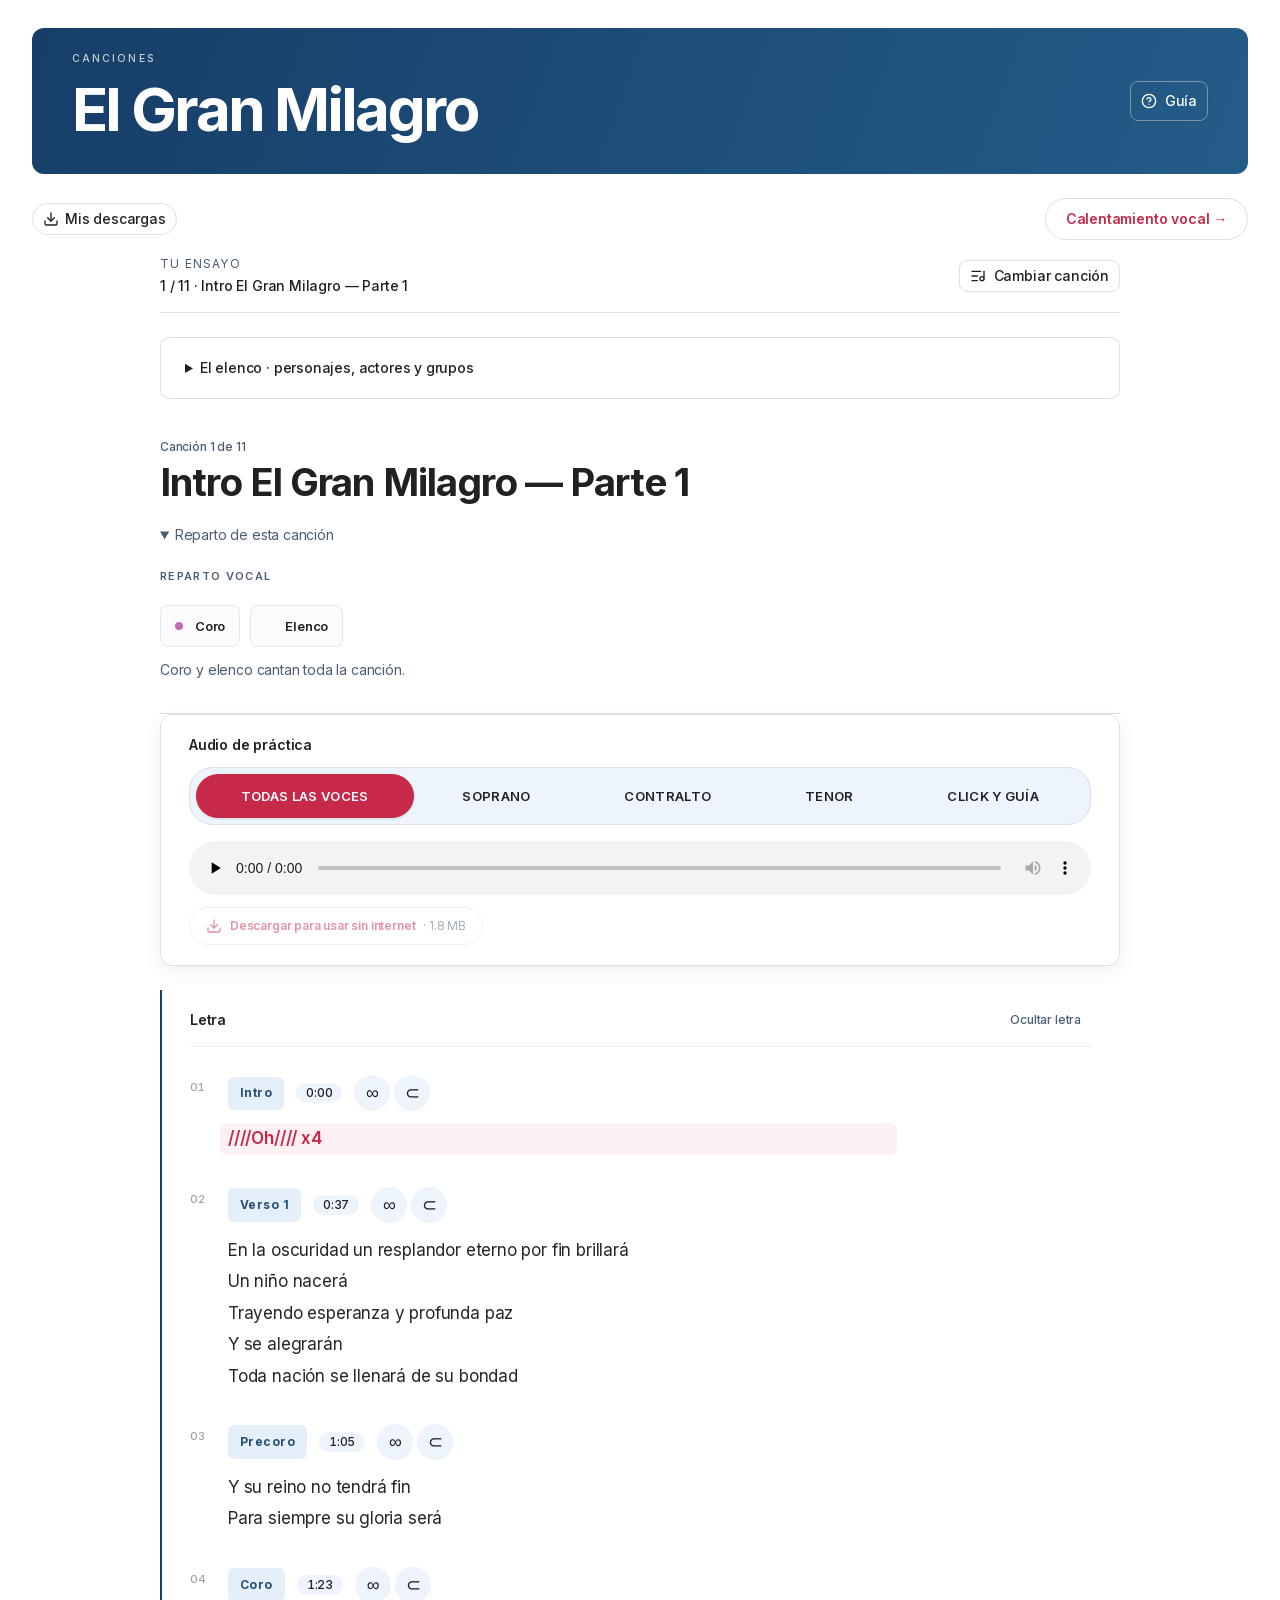
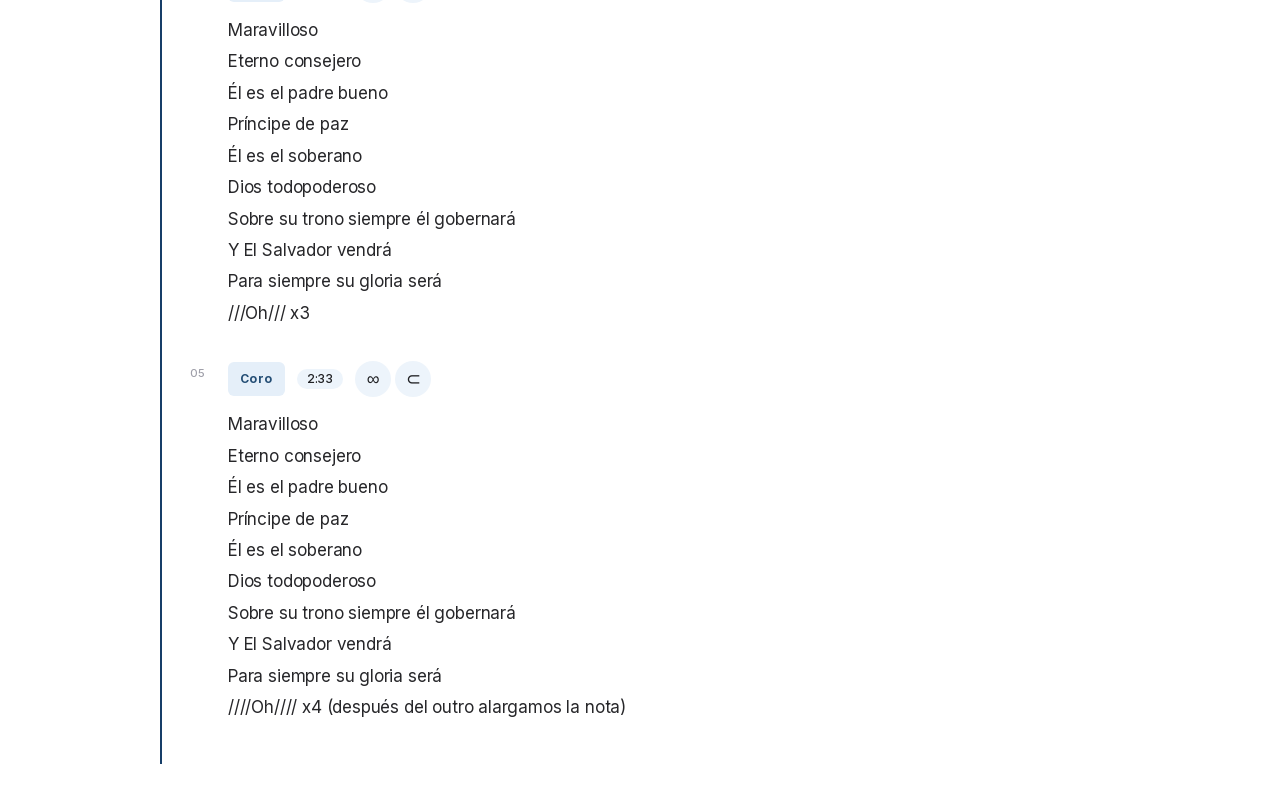
<file: index.html>
<!DOCTYPE html><html lang="es"><head><meta charSet="utf-8"/><meta name="viewport" content="width=device-width, initial-scale=1, viewport-fit=cover, interactive-widget=resizes-content"/><link rel="stylesheet" href="/_next/static/css/index.BEedtvM-.css" data-rsc-css-href="/_next/static/css/index.BEedtvM-.css" data-precedence="vite-rsc/importer-resources"/><link rel="modulepreload" fetchPriority="low" href="/_next/static/chunks/index-CF-JqkEj.js"/><script src="/_next/static/chunks/rolldown-runtime-C60lm6uB.js" type="module" async=""></script><script src="/_next/static/chunks/framework-D_rUT4EX.js" type="module" async=""></script><link rel="modulepreload" href="/_next/static/chunks/layout-segment-context-BNFSuTp6.js" crossorigin=""/><link rel="modulepreload" href="/_next/static/chunks/offline-library-BIr3ytCa.js" crossorigin=""/><link rel="modulepreload" href="/_next/static/chunks/cloudflare-analytics-2VRtlP9g.js" crossorigin=""/><link rel="modulepreload" href="/_next/static/chunks/songbook-YNHt-U06.js" crossorigin=""/><title>Canciones · El Gran Milagro</title><meta name="description" content="Aprende y practica las canciones de El Gran Milagro."/><meta name="application-name" content="Gran Milagro"/><link rel="icon" href="/icons/app-192.png"/><link rel="apple-touch-icon" href="/icons/app-180.png"/><link rel="manifest" href="/manifest.json"/><meta name="mobile-web-app-capable" content="yes"/><meta name="apple-mobile-web-app-title" content="Gran Milagro"/><meta name="apple-mobile-web-app-status-bar-style" content="default"/><meta name="theme-color" content="#163e68"/><script>Object.assign(((self[Symbol.for("vinext.navigationRuntime")]??={bootstrap:{routeManifest:null},functions:{}}).bootstrap.rsc??={rsc:[]}),{params:{},nav:{"pathname":"/","searchParams":[]}})</script><link rel="modulepreload" href="/_next/static/chunks/index-CF-JqkEj.js" />
<link rel="preload" href="/_next/static/_vinext_fonts/inter-0c6ec1a12c79/inter-1ab1ad55.woff2" as="font" type="font/woff2" crossorigin />
<link rel="preload" href="/_next/static/_vinext_fonts/geist-mono-00e989178794/geist-mono-013b2f2f.woff2" as="font" type="font/woff2" crossorigin />
<style data-vinext-fonts>/* cyrillic-ext */
@font-face {
  font-family: 'Inter';
  font-style: normal;
  font-weight: 400;
  font-display: swap;
  src: url(/_next/static/_vinext_fonts/inter-0c6ec1a12c79/inter-7249155f.woff2) format('woff2');
  unicode-range: U+0460-052F, U+1C80-1C8A, U+20B4, U+2DE0-2DFF, U+A640-A69F, U+FE2E-FE2F;
}
/* cyrillic */
@font-face {
  font-family: 'Inter';
  font-style: normal;
  font-weight: 400;
  font-display: swap;
  src: url(/_next/static/_vinext_fonts/inter-0c6ec1a12c79/inter-e34c5f1b.woff2) format('woff2');
  unicode-range: U+0301, U+0400-045F, U+0490-0491, U+04B0-04B1, U+2116;
}
/* greek-ext */
@font-face {
  font-family: 'Inter';
  font-style: normal;
  font-weight: 400;
  font-display: swap;
  src: url(/_next/static/_vinext_fonts/inter-0c6ec1a12c79/inter-6e1a6b2b.woff2) format('woff2');
  unicode-range: U+1F00-1FFF;
}
/* greek */
@font-face {
  font-family: 'Inter';
  font-style: normal;
  font-weight: 400;
  font-display: swap;
  src: url(/_next/static/_vinext_fonts/inter-0c6ec1a12c79/inter-656bbed6.woff2) format('woff2');
  unicode-range: U+0370-0377, U+037A-037F, U+0384-038A, U+038C, U+038E-03A1, U+03A3-03FF;
}
/* vietnamese */
@font-face {
  font-family: 'Inter';
  font-style: normal;
  font-weight: 400;
  font-display: swap;
  src: url(/_next/static/_vinext_fonts/inter-0c6ec1a12c79/inter-fc83e075.woff2) format('woff2');
  unicode-range: U+0102-0103, U+0110-0111, U+0128-0129, U+0168-0169, U+01A0-01A1, U+01AF-01B0, U+0300-0301, U+0303-0304, U+0308-0309, U+0323, U+0329, U+1EA0-1EF9, U+20AB;
}
/* latin-ext */
@font-face {
  font-family: 'Inter';
  font-style: normal;
  font-weight: 400;
  font-display: swap;
  src: url(/_next/static/_vinext_fonts/inter-0c6ec1a12c79/inter-749a3084.woff2) format('woff2');
  unicode-range: U+0100-02BA, U+02BD-02C5, U+02C7-02CC, U+02CE-02D7, U+02DD-02FF, U+0304, U+0308, U+0329, U+1D00-1DBF, U+1E00-1E9F, U+1EF2-1EFF, U+2020, U+20A0-20AB, U+20AD-20C0, U+2113, U+2C60-2C7F, U+A720-A7FF;
}
/* latin */
@font-face {
  font-family: 'Inter';
  font-style: normal;
  font-weight: 400;
  font-display: swap;
  src: url(/_next/static/_vinext_fonts/inter-0c6ec1a12c79/inter-1ab1ad55.woff2) format('woff2');
  unicode-range: U+0000-00FF, U+0131, U+0152-0153, U+02BB-02BC, U+02C6, U+02DA, U+02DC, U+0304, U+0308, U+0329, U+2000-206F, U+20AC, U+2122, U+2191, U+2193, U+2212, U+2215, U+FEFF, U+FFFD;
}
/* cyrillic-ext */
@font-face {
  font-family: 'Inter';
  font-style: normal;
  font-weight: 500;
  font-display: swap;
  src: url(/_next/static/_vinext_fonts/inter-0c6ec1a12c79/inter-7249155f.woff2) format('woff2');
  unicode-range: U+0460-052F, U+1C80-1C8A, U+20B4, U+2DE0-2DFF, U+A640-A69F, U+FE2E-FE2F;
}
/* cyrillic */
@font-face {
  font-family: 'Inter';
  font-style: normal;
  font-weight: 500;
  font-display: swap;
  src: url(/_next/static/_vinext_fonts/inter-0c6ec1a12c79/inter-e34c5f1b.woff2) format('woff2');
  unicode-range: U+0301, U+0400-045F, U+0490-0491, U+04B0-04B1, U+2116;
}
/* greek-ext */
@font-face {
  font-family: 'Inter';
  font-style: normal;
  font-weight: 500;
  font-display: swap;
  src: url(/_next/static/_vinext_fonts/inter-0c6ec1a12c79/inter-6e1a6b2b.woff2) format('woff2');
  unicode-range: U+1F00-1FFF;
}
/* greek */
@font-face {
  font-family: 'Inter';
  font-style: normal;
  font-weight: 500;
  font-display: swap;
  src: url(/_next/static/_vinext_fonts/inter-0c6ec1a12c79/inter-656bbed6.woff2) format('woff2');
  unicode-range: U+0370-0377, U+037A-037F, U+0384-038A, U+038C, U+038E-03A1, U+03A3-03FF;
}
/* vietnamese */
@font-face {
  font-family: 'Inter';
  font-style: normal;
  font-weight: 500;
  font-display: swap;
  src: url(/_next/static/_vinext_fonts/inter-0c6ec1a12c79/inter-fc83e075.woff2) format('woff2');
  unicode-range: U+0102-0103, U+0110-0111, U+0128-0129, U+0168-0169, U+01A0-01A1, U+01AF-01B0, U+0300-0301, U+0303-0304, U+0308-0309, U+0323, U+0329, U+1EA0-1EF9, U+20AB;
}
/* latin-ext */
@font-face {
  font-family: 'Inter';
  font-style: normal;
  font-weight: 500;
  font-display: swap;
  src: url(/_next/static/_vinext_fonts/inter-0c6ec1a12c79/inter-749a3084.woff2) format('woff2');
  unicode-range: U+0100-02BA, U+02BD-02C5, U+02C7-02CC, U+02CE-02D7, U+02DD-02FF, U+0304, U+0308, U+0329, U+1D00-1DBF, U+1E00-1E9F, U+1EF2-1EFF, U+2020, U+20A0-20AB, U+20AD-20C0, U+2113, U+2C60-2C7F, U+A720-A7FF;
}
/* latin */
@font-face {
  font-family: 'Inter';
  font-style: normal;
  font-weight: 500;
  font-display: swap;
  src: url(/_next/static/_vinext_fonts/inter-0c6ec1a12c79/inter-1ab1ad55.woff2) format('woff2');
  unicode-range: U+0000-00FF, U+0131, U+0152-0153, U+02BB-02BC, U+02C6, U+02DA, U+02DC, U+0304, U+0308, U+0329, U+2000-206F, U+20AC, U+2122, U+2191, U+2193, U+2212, U+2215, U+FEFF, U+FFFD;
}
/* cyrillic-ext */
@font-face {
  font-family: 'Inter';
  font-style: normal;
  font-weight: 600;
  font-display: swap;
  src: url(/_next/static/_vinext_fonts/inter-0c6ec1a12c79/inter-7249155f.woff2) format('woff2');
  unicode-range: U+0460-052F, U+1C80-1C8A, U+20B4, U+2DE0-2DFF, U+A640-A69F, U+FE2E-FE2F;
}
/* cyrillic */
@font-face {
  font-family: 'Inter';
  font-style: normal;
  font-weight: 600;
  font-display: swap;
  src: url(/_next/static/_vinext_fonts/inter-0c6ec1a12c79/inter-e34c5f1b.woff2) format('woff2');
  unicode-range: U+0301, U+0400-045F, U+0490-0491, U+04B0-04B1, U+2116;
}
/* greek-ext */
@font-face {
  font-family: 'Inter';
  font-style: normal;
  font-weight: 600;
  font-display: swap;
  src: url(/_next/static/_vinext_fonts/inter-0c6ec1a12c79/inter-6e1a6b2b.woff2) format('woff2');
  unicode-range: U+1F00-1FFF;
}
/* greek */
@font-face {
  font-family: 'Inter';
  font-style: normal;
  font-weight: 600;
  font-display: swap;
  src: url(/_next/static/_vinext_fonts/inter-0c6ec1a12c79/inter-656bbed6.woff2) format('woff2');
  unicode-range: U+0370-0377, U+037A-037F, U+0384-038A, U+038C, U+038E-03A1, U+03A3-03FF;
}
/* vietnamese */
@font-face {
  font-family: 'Inter';
  font-style: normal;
  font-weight: 600;
  font-display: swap;
  src: url(/_next/static/_vinext_fonts/inter-0c6ec1a12c79/inter-fc83e075.woff2) format('woff2');
  unicode-range: U+0102-0103, U+0110-0111, U+0128-0129, U+0168-0169, U+01A0-01A1, U+01AF-01B0, U+0300-0301, U+0303-0304, U+0308-0309, U+0323, U+0329, U+1EA0-1EF9, U+20AB;
}
/* latin-ext */
@font-face {
  font-family: 'Inter';
  font-style: normal;
  font-weight: 600;
  font-display: swap;
  src: url(/_next/static/_vinext_fonts/inter-0c6ec1a12c79/inter-749a3084.woff2) format('woff2');
  unicode-range: U+0100-02BA, U+02BD-02C5, U+02C7-02CC, U+02CE-02D7, U+02DD-02FF, U+0304, U+0308, U+0329, U+1D00-1DBF, U+1E00-1E9F, U+1EF2-1EFF, U+2020, U+20A0-20AB, U+20AD-20C0, U+2113, U+2C60-2C7F, U+A720-A7FF;
}
/* latin */
@font-face {
  font-family: 'Inter';
  font-style: normal;
  font-weight: 600;
  font-display: swap;
  src: url(/_next/static/_vinext_fonts/inter-0c6ec1a12c79/inter-1ab1ad55.woff2) format('woff2');
  unicode-range: U+0000-00FF, U+0131, U+0152-0153, U+02BB-02BC, U+02C6, U+02DA, U+02DC, U+0304, U+0308, U+0329, U+2000-206F, U+20AC, U+2122, U+2191, U+2193, U+2212, U+2215, U+FEFF, U+FFFD;
}
/* cyrillic-ext */
@font-face {
  font-family: 'Inter';
  font-style: normal;
  font-weight: 700;
  font-display: swap;
  src: url(/_next/static/_vinext_fonts/inter-0c6ec1a12c79/inter-7249155f.woff2) format('woff2');
  unicode-range: U+0460-052F, U+1C80-1C8A, U+20B4, U+2DE0-2DFF, U+A640-A69F, U+FE2E-FE2F;
}
/* cyrillic */
@font-face {
  font-family: 'Inter';
  font-style: normal;
  font-weight: 700;
  font-display: swap;
  src: url(/_next/static/_vinext_fonts/inter-0c6ec1a12c79/inter-e34c5f1b.woff2) format('woff2');
  unicode-range: U+0301, U+0400-045F, U+0490-0491, U+04B0-04B1, U+2116;
}
/* greek-ext */
@font-face {
  font-family: 'Inter';
  font-style: normal;
  font-weight: 700;
  font-display: swap;
  src: url(/_next/static/_vinext_fonts/inter-0c6ec1a12c79/inter-6e1a6b2b.woff2) format('woff2');
  unicode-range: U+1F00-1FFF;
}
/* greek */
@font-face {
  font-family: 'Inter';
  font-style: normal;
  font-weight: 700;
  font-display: swap;
  src: url(/_next/static/_vinext_fonts/inter-0c6ec1a12c79/inter-656bbed6.woff2) format('woff2');
  unicode-range: U+0370-0377, U+037A-037F, U+0384-038A, U+038C, U+038E-03A1, U+03A3-03FF;
}
/* vietnamese */
@font-face {
  font-family: 'Inter';
  font-style: normal;
  font-weight: 700;
  font-display: swap;
  src: url(/_next/static/_vinext_fonts/inter-0c6ec1a12c79/inter-fc83e075.woff2) format('woff2');
  unicode-range: U+0102-0103, U+0110-0111, U+0128-0129, U+0168-0169, U+01A0-01A1, U+01AF-01B0, U+0300-0301, U+0303-0304, U+0308-0309, U+0323, U+0329, U+1EA0-1EF9, U+20AB;
}
/* latin-ext */
@font-face {
  font-family: 'Inter';
  font-style: normal;
  font-weight: 700;
  font-display: swap;
  src: url(/_next/static/_vinext_fonts/inter-0c6ec1a12c79/inter-749a3084.woff2) format('woff2');
  unicode-range: U+0100-02BA, U+02BD-02C5, U+02C7-02CC, U+02CE-02D7, U+02DD-02FF, U+0304, U+0308, U+0329, U+1D00-1DBF, U+1E00-1E9F, U+1EF2-1EFF, U+2020, U+20A0-20AB, U+20AD-20C0, U+2113, U+2C60-2C7F, U+A720-A7FF;
}
/* latin */
@font-face {
  font-family: 'Inter';
  font-style: normal;
  font-weight: 700;
  font-display: swap;
  src: url(/_next/static/_vinext_fonts/inter-0c6ec1a12c79/inter-1ab1ad55.woff2) format('woff2');
  unicode-range: U+0000-00FF, U+0131, U+0152-0153, U+02BB-02BC, U+02C6, U+02DA, U+02DC, U+0304, U+0308, U+0329, U+2000-206F, U+20AC, U+2122, U+2191, U+2193, U+2212, U+2215, U+FEFF, U+FFFD;
}

@font-face {
  font-family: 'Inter Fallback';
  src: local("Arial");
  ascent-override: 90.44%;
  descent-override: 22.52%;
  line-gap-override: 0.00%;
  size-adjust: 107.12%;
}

.__font_inter_1o594yd { font-family: 'Inter', 'Inter Fallback'; font-style: normal; }

.__variable_inter_1o594yd { --font-inter: 'Inter', 'Inter Fallback'; }

/* cyrillic-ext */
@font-face {
  font-family: 'Geist Mono';
  font-style: normal;
  font-weight: 100 900;
  font-display: swap;
  src: url(/_next/static/_vinext_fonts/geist-mono-00e989178794/geist-mono-f6b33328.woff2) format('woff2');
  unicode-range: U+0460-052F, U+1C80-1C8A, U+20B4, U+2DE0-2DFF, U+A640-A69F, U+FE2E-FE2F;
}
/* cyrillic */
@font-face {
  font-family: 'Geist Mono';
  font-style: normal;
  font-weight: 100 900;
  font-display: swap;
  src: url(/_next/static/_vinext_fonts/geist-mono-00e989178794/geist-mono-44e03052.woff2) format('woff2');
  unicode-range: U+0301, U+0400-045F, U+0490-0491, U+04B0-04B1, U+2116;
}
/* symbols2 */
@font-face {
  font-family: 'Geist Mono';
  font-style: normal;
  font-weight: 100 900;
  font-display: swap;
  src: url(/_next/static/_vinext_fonts/geist-mono-00e989178794/geist-mono-0638449e.woff2) format('woff2');
  unicode-range: U+2000-2001, U+2004-2008, U+200A, U+23B8-23BD, U+2500-259F;
}
/* vietnamese */
@font-face {
  font-family: 'Geist Mono';
  font-style: normal;
  font-weight: 100 900;
  font-display: swap;
  src: url(/_next/static/_vinext_fonts/geist-mono-00e989178794/geist-mono-971fb274.woff2) format('woff2');
  unicode-range: U+0102-0103, U+0110-0111, U+0128-0129, U+0168-0169, U+01A0-01A1, U+01AF-01B0, U+0300-0301, U+0303-0304, U+0308-0309, U+0323, U+0329, U+1EA0-1EF9, U+20AB;
}
/* latin-ext */
@font-face {
  font-family: 'Geist Mono';
  font-style: normal;
  font-weight: 100 900;
  font-display: swap;
  src: url(/_next/static/_vinext_fonts/geist-mono-00e989178794/geist-mono-44745446.woff2) format('woff2');
  unicode-range: U+0100-02BA, U+02BD-02C5, U+02C7-02CC, U+02CE-02D7, U+02DD-02FF, U+0304, U+0308, U+0329, U+1D00-1DBF, U+1E00-1E9F, U+1EF2-1EFF, U+2020, U+20A0-20AB, U+20AD-20C0, U+2113, U+2C60-2C7F, U+A720-A7FF;
}
/* latin */
@font-face {
  font-family: 'Geist Mono';
  font-style: normal;
  font-weight: 100 900;
  font-display: swap;
  src: url(/_next/static/_vinext_fonts/geist-mono-00e989178794/geist-mono-013b2f2f.woff2) format('woff2');
  unicode-range: U+0000-00FF, U+0131, U+0152-0153, U+02BB-02BC, U+02C6, U+02DA, U+02DC, U+0304, U+0308, U+0329, U+2000-206F, U+20AC, U+2122, U+2191, U+2193, U+2212, U+2215, U+FEFF, U+FFFD;
}

@font-face {
  font-family: 'Geist Mono Fallback';
  src: local("Arial");
  ascent-override: 74.67%;
  descent-override: 21.92%;
  line-gap-override: 0.00%;
  size-adjust: 134.59%;
}

.__font_geist_mono_1001rt9 { font-family: 'Geist Mono', 'Geist Mono Fallback'; font-style: normal; }

.__variable_geist_mono_1001rt9 { --font-geist-mono: 'Geist Mono', 'Geist Mono Fallback'; }
</style>
</head><body class="__variable_inter_1o594yd __variable_geist_mono_1001rt9"><main class="min-h-dvh bg-background px-4 py-5 text-foreground sm:px-6 lg:px-8 lg:py-7"><div class="mx-auto max-w-[1320px]"><header class="stage-header mb-5 flex items-center justify-between gap-4 lg:mb-6"><div><p class="mb-1 text-xs font-medium tracking-[0.02em] text-muted-foreground">Canciones</p><h1 class="text-2xl font-bold tracking-[-0.03em] sm:text-[28px]">El Gran Milagro</h1></div><button type="button" tabindex="0" data-slot="dialog-trigger" data-base-ui-click-trigger="" id="base-ui-_R_7oli_" aria-haspopup="dialog" aria-expanded="false" class="group/button inline-flex shrink-0 items-center justify-center rounded-lg border bg-clip-padding text-sm font-medium whitespace-nowrap transition-all outline-none select-none focus-visible:border-ring focus-visible:ring-3 focus-visible:ring-ring/50 active:not-aria-[haspopup]:translate-y-px disabled:pointer-events-none disabled:opacity-50 aria-invalid:border-destructive aria-invalid:ring-3 aria-invalid:ring-destructive/20 dark:aria-invalid:border-destructive/50 dark:aria-invalid:ring-destructive/40 [&amp;_svg]:pointer-events-none [&amp;_svg]:shrink-0 [&amp;_svg:not([class*=&#x27;size-&#x27;])]:size-4 border-border hover:bg-muted hover:text-foreground aria-expanded:bg-muted aria-expanded:text-foreground dark:border-input dark:bg-input/30 dark:hover:bg-input/50 px-2.5 has-data-[icon=inline-end]:pr-2 has-data-[icon=inline-start]:pl-2 h-10 gap-2 bg-card shadow-xs"><svg xmlns="http://www.w3.org/2000/svg" width="24" height="24" viewBox="0 0 24 24" fill="none" stroke="currentColor" stroke-width="2" stroke-linecap="round" stroke-linejoin="round" class="lucide lucide-circle-question-mark" aria-hidden="true"><circle cx="12" cy="12" r="10"></circle><path d="M9.09 9a3 3 0 0 1 5.83 1c0 2-3 3-3 3"></path><path d="M12 17h.01"></path></svg><span class="hidden sm:inline">Guía</span></button></header><div class="mt-5 flex flex-wrap items-center justify-between gap-3"><div class="flex flex-wrap items-center gap-3"><button type="button" tabindex="0" data-slot="dialog-trigger" data-base-ui-click-trigger="" id="base-ui-_R_ul5i_" aria-haspopup="dialog" aria-expanded="false" class="group/button inline-flex shrink-0 items-center justify-center border bg-clip-padding text-sm font-medium whitespace-nowrap transition-all outline-none select-none focus-visible:border-ring focus-visible:ring-3 focus-visible:ring-ring/50 active:not-aria-[haspopup]:translate-y-px disabled:pointer-events-none disabled:opacity-50 aria-invalid:border-destructive aria-invalid:ring-3 aria-invalid:ring-destructive/20 dark:aria-invalid:border-destructive/50 dark:aria-invalid:ring-destructive/40 [&amp;_svg]:pointer-events-none [&amp;_svg]:shrink-0 [&amp;_svg:not([class*=&#x27;size-&#x27;])]:size-4 border-border bg-background hover:bg-muted hover:text-foreground aria-expanded:bg-muted aria-expanded:text-foreground dark:border-input dark:bg-input/30 dark:hover:bg-input/50 h-8 gap-1.5 px-2.5 has-data-[icon=inline-end]:pr-2 has-data-[icon=inline-start]:pl-2 rounded-full"><svg xmlns="http://www.w3.org/2000/svg" width="24" height="24" viewBox="0 0 24 24" fill="none" stroke="currentColor" stroke-width="2" stroke-linecap="round" stroke-linejoin="round" class="lucide lucide-download size-4" aria-hidden="true"><path d="M12 15V3"></path><path d="M21 15v4a2 2 0 0 1-2 2H5a2 2 0 0 1-2-2v-4"></path><path d="m7 10 5 5 5-5"></path></svg>Mis descargas</button></div><a href="/calentamiento" class="rounded-full border bg-card px-5 py-2.5 text-sm font-semibold text-primary transition-colors hover:bg-secondary">Calentamiento vocal →</a></div><nav class="song-navigation" aria-label="Navegación de canciones"><div class="min-w-0"><p class="text-xs uppercase tracking-widest text-muted-foreground">Tu ensayo</p><p class="mt-1 truncate text-sm font-medium">1<!-- --> / <!-- -->11<!-- --> · <!-- -->Intro El Gran Milagro — Parte 1</p></div><button type="button" tabindex="0" data-slot="dialog-trigger" data-base-ui-click-trigger="" id="base-ui-_R_7pli_" aria-haspopup="dialog" aria-expanded="false" class="group/button inline-flex items-center justify-center rounded-lg border bg-clip-padding text-sm font-medium whitespace-nowrap transition-all outline-none select-none focus-visible:border-ring focus-visible:ring-3 focus-visible:ring-ring/50 active:not-aria-[haspopup]:translate-y-px disabled:pointer-events-none disabled:opacity-50 aria-invalid:border-destructive aria-invalid:ring-3 aria-invalid:ring-destructive/20 dark:aria-invalid:border-destructive/50 dark:aria-invalid:ring-destructive/40 [&amp;_svg]:pointer-events-none [&amp;_svg]:shrink-0 [&amp;_svg:not([class*=&#x27;size-&#x27;])]:size-4 border-border bg-background hover:bg-muted hover:text-foreground aria-expanded:bg-muted aria-expanded:text-foreground dark:border-input dark:bg-input/30 dark:hover:bg-input/50 h-8 px-2.5 has-data-[icon=inline-end]:pr-2 has-data-[icon=inline-start]:pl-2 shrink-0 gap-2"><svg xmlns="http://www.w3.org/2000/svg" width="24" height="24" viewBox="0 0 24 24" fill="none" stroke="currentColor" stroke-width="2" stroke-linecap="round" stroke-linejoin="round" class="lucide lucide-list-music size-4" aria-hidden="true"><path d="M16 5H3"></path><path d="M11 12H3"></path><path d="M11 19H3"></path><path d="M21 16V5"></path><circle cx="18" cy="16" r="3"></circle></svg>Cambiar canción</button></nav><div class="mx-auto max-w-[960px]"><details class="mb-4 rounded-xl border bg-card px-5 py-5 text-sm sm:px-6"><summary class="cursor-pointer font-medium">El elenco · personajes, actores y grupos</summary><dl class="mt-5 grid gap-4 sm:grid-cols-2"><div class="flex gap-3"><span aria-hidden="true" class="mt-1.5 size-2 shrink-0 rounded-full" style="background-color:#D99B16"></span><div><dt class="font-semibold">María adulta</dt><dd class="text-muted-foreground"></dd></div></div><div class="flex gap-3"><span aria-hidden="true" class="mt-1.5 size-2 shrink-0 rounded-full" style="background-color:#249AC5"></span><div><dt class="font-semibold">José adulto</dt><dd class="text-muted-foreground"></dd></div></div><div class="flex gap-3"><span aria-hidden="true" class="mt-1.5 size-2 shrink-0 rounded-full" style="background-color:#8855B9"></span><div><dt class="font-semibold">Malabarista</dt><dd class="text-muted-foreground"></dd></div></div><div class="flex gap-3"><span aria-hidden="true" class="mt-1.5 size-2 shrink-0 rounded-full" style="background-color:#689E38"></span><div><dt class="font-semibold">Equilibrista</dt><dd class="text-muted-foreground"></dd></div></div><div class="flex gap-3"><span aria-hidden="true" class="mt-1.5 size-2 shrink-0 rounded-full" style="background-color:#E7824C"></span><div><dt class="font-semibold">María niña</dt><dd class="text-muted-foreground"></dd></div></div><div class="flex gap-3"><span aria-hidden="true" class="mt-1.5 size-2 shrink-0 rounded-full" style="background-color:#14A881"></span><div><dt class="font-semibold">José niño</dt><dd class="text-muted-foreground"></dd></div></div><div class="flex gap-3"><span aria-hidden="true" class="mt-1.5 size-2 shrink-0 rounded-full" style="background-color:#C84848"></span><div><dt class="font-semibold">Showman</dt><dd class="text-muted-foreground"></dd></div></div><div class="flex gap-3"><span aria-hidden="true" class="mt-1.5 size-2 shrink-0 rounded-full" style="background-color:#A83848"></span><div><dt class="font-semibold">Bufón</dt><dd class="text-muted-foreground"></dd></div></div><div class="flex gap-3"><span aria-hidden="true" class="mt-1.5 size-2 shrink-0 rounded-full" style="background-color:#39A4A5"></span><div><dt class="font-semibold">Amiga de María</dt><dd class="text-muted-foreground"></dd></div></div><div class="flex gap-3"><span aria-hidden="true" class="mt-1.5 size-2 shrink-0 rounded-full" style="background-color:#64889A"></span><div><dt class="font-semibold">Hombres</dt><dd class="text-muted-foreground"></dd></div></div><div class="flex gap-3"><span aria-hidden="true" class="mt-1.5 size-2 shrink-0 rounded-full" style="background-color:#986BB0"></span><div><dt class="font-semibold">Mujeres</dt><dd class="text-muted-foreground"></dd></div></div><div class="flex gap-3"><span aria-hidden="true" class="mt-1.5 size-2 shrink-0 rounded-full" style="background-color:#C16BB0"></span><div><dt class="font-semibold">Coro</dt><dd class="text-muted-foreground"></dd></div></div><div class="flex gap-3"><span aria-hidden="true" class="mt-1.5 size-2 shrink-0 rounded-full" style="background-color:#B9589F"></span><div><dt class="font-semibold">Coro 1</dt><dd class="text-muted-foreground"></dd></div></div><div class="flex gap-3"><span aria-hidden="true" class="mt-1.5 size-2 shrink-0 rounded-full" style="background-color:#9362B4"></span><div><dt class="font-semibold">Coro 2</dt><dd class="text-muted-foreground"></dd></div></div><div class="flex gap-3"><span aria-hidden="true" class="mt-1.5 size-2 shrink-0 rounded-full" style="background-color:#8B7295"></span><div><dt class="font-semibold">Todos</dt><dd class="text-muted-foreground"></dd></div></div></dl></details><section class="song-sheet overflow-hidden rounded-xl border bg-card shadow-xs"><div class="border-b px-5 py-5 sm:px-6"><div class="flex flex-wrap items-start justify-between gap-4"><div><p class="text-xs font-medium text-muted-foreground">Canción <!-- -->1<!-- --> de <!-- -->11</p><h2 class="mt-1 text-xl font-bold tracking-[-0.025em] sm:text-2xl">Intro El Gran Milagro — Parte 1</h2><details open="" class="mt-5 text-sm"><summary class="cursor-pointer text-muted-foreground">Reparto de esta canción</summary><div class="mt-6 space-y-5"><p class="text-[11px] font-semibold uppercase tracking-[0.12em] text-muted-foreground">Reparto vocal</p><div><ul class="flex flex-wrap gap-2.5" aria-label="Reparto vocal"><li class="flex items-center gap-3 rounded-lg border border-border/70 bg-muted/30 px-3.5 py-2.5"><span aria-hidden="true" class="size-2 shrink-0 rounded-full" style="background-color:#C16BB0"></span><span class="min-w-0"><span class="block text-[13px] font-semibold leading-5 text-foreground">Coro</span></span></li><li class="flex items-center gap-3 rounded-lg border border-border/70 bg-muted/30 px-3.5 py-2.5"><span aria-hidden="true" class="size-2 shrink-0 rounded-full"></span><span class="min-w-0"><span class="block text-[13px] font-semibold leading-5 text-foreground">Elenco</span></span></li></ul><p class="mt-3 text-sm leading-relaxed text-muted-foreground">Coro y elenco cantan toda la canción.</p></div></div></details></div></div></div><section class="border-b bg-muted/20 px-5 py-5 sm:px-7" aria-label="Audios de la canción"><div class="mb-4 space-y-3"><h3 class="text-sm font-semibold">Audio de práctica</h3><fieldset aria-label="Seleccionar voz" class="voice-selector flex min-w-0 flex-wrap gap-1 rounded-3xl border border-border bg-muted p-1.5"><button type="button" aria-pressed="true" class="min-h-11 flex-auto rounded-full px-4 py-2.5 text-xs font-semibold uppercase tracking-wide transition-colors focus-visible:outline-none focus-visible:ring-2 focus-visible:ring-primary focus-visible:ring-offset-2 sm:text-[13px] bg-primary text-white shadow-sm">Todas las voces</button><button type="button" aria-pressed="false" class="min-h-11 flex-auto rounded-full px-4 py-2.5 text-xs font-semibold uppercase tracking-wide transition-colors focus-visible:outline-none focus-visible:ring-2 focus-visible:ring-primary focus-visible:ring-offset-2 sm:text-[13px] text-foreground hover:bg-secondary">Soprano</button><button type="button" aria-pressed="false" class="min-h-11 flex-auto rounded-full px-4 py-2.5 text-xs font-semibold uppercase tracking-wide transition-colors focus-visible:outline-none focus-visible:ring-2 focus-visible:ring-primary focus-visible:ring-offset-2 sm:text-[13px] text-foreground hover:bg-secondary">Contralto</button><button type="button" aria-pressed="false" class="min-h-11 flex-auto rounded-full px-4 py-2.5 text-xs font-semibold uppercase tracking-wide transition-colors focus-visible:outline-none focus-visible:ring-2 focus-visible:ring-primary focus-visible:ring-offset-2 sm:text-[13px] text-foreground hover:bg-secondary">Tenor</button><button type="button" aria-pressed="false" class="min-h-11 flex-auto rounded-full px-4 py-2.5 text-xs font-semibold uppercase tracking-wide transition-colors focus-visible:outline-none focus-visible:ring-2 focus-visible:ring-primary focus-visible:ring-offset-2 sm:text-[13px] text-foreground hover:bg-secondary">Click y Guía</button></fieldset></div><audio controls="" preload="none" src="/audio/song-01/todas-las-voces.m4a" class="w-full" aria-label="Audio: Todas las voces" aria-describedby="lyrics-heading"></audio><div class="mt-3 space-y-2 text-xs"><button type="button" disabled="" class="inline-flex items-center gap-2 rounded-full border bg-card px-4 py-2.5 font-semibold text-primary disabled:opacity-50"><svg xmlns="http://www.w3.org/2000/svg" width="24" height="24" viewBox="0 0 24 24" fill="none" stroke="currentColor" stroke-width="2" stroke-linecap="round" stroke-linejoin="round" class="lucide lucide-download size-4" aria-hidden="true"><path d="M12 15V3"></path><path d="M21 15v4a2 2 0 0 1-2 2H5a2 2 0 0 1-2-2v-4"></path><path d="m7 10 5 5 5-5"></path></svg>Descargar para usar sin internet <span class="font-normal text-muted-foreground">· <!-- -->1.8 MB</span></button></div></section><section class="px-5 pb-8 pt-4 sm:px-7 sm:pb-10" aria-labelledby="lyrics-heading"><div class="mb-7 flex items-center justify-between gap-3 border-b border-border/60 pb-3"><h3 id="lyrics-heading" class="text-sm font-semibold">Letra</h3><button type="button" tabindex="0" data-slot="button" class="group/button inline-flex shrink-0 items-center justify-center border border-transparent bg-clip-padding font-medium whitespace-nowrap transition-all outline-none select-none focus-visible:border-ring focus-visible:ring-3 focus-visible:ring-ring/50 active:not-aria-[haspopup]:translate-y-px disabled:pointer-events-none disabled:opacity-50 aria-invalid:border-destructive aria-invalid:ring-3 aria-invalid:ring-destructive/20 dark:aria-invalid:border-destructive/50 dark:aria-invalid:ring-destructive/40 [&amp;_svg]:pointer-events-none [&amp;_svg]:shrink-0 hover:bg-muted hover:text-foreground aria-expanded:bg-muted aria-expanded:text-foreground dark:hover:bg-muted/50 h-7 gap-1 rounded-[min(var(--radius-md),12px)] px-2.5 in-data-[slot=button-group]:rounded-lg has-data-[icon=inline-end]:pr-1.5 has-data-[icon=inline-start]:pl-1.5 [&amp;_svg:not([class*=&#x27;size-&#x27;])]:size-3.5 text-xs text-muted-foreground">Ocultar letra</button></div><div><div data-timing-audio="" class="max-w-[65ch] text-left text-[16px] leading-[1.85] text-zinc-800 sm:text-[17px]"><section class="mb-8 last:mb-0"><div class="grid grid-cols-[22px_minmax(0,1fr)] gap-x-3 sm:gap-x-4"><span aria-hidden="true" class="pt-0.5 text-[11px] font-medium tabular-nums text-zinc-400">01</span><div><div class="mb-3 flex flex-wrap items-center gap-x-3 gap-y-1"><h5 class="text-xs font-semibold leading-6 tracking-wide text-muted-foreground"><span>Intro </span></h5></div><p class="break-words"><span>////Oh//// x4 </span></p></div></div></section><section class="mb-8 last:mb-0"><div class="grid grid-cols-[22px_minmax(0,1fr)] gap-x-3 sm:gap-x-4"><span aria-hidden="true" class="pt-0.5 text-[11px] font-medium tabular-nums text-zinc-400">02</span><div><div class="mb-3 flex flex-wrap items-center gap-x-3 gap-y-1"><h5 class="text-xs font-semibold leading-6 tracking-wide text-muted-foreground"><span>Verso 1</span></h5></div><p class="break-words"><span>En la oscuridad un resplandor eterno por fin brillará  </span></p><p class="break-words"><span>Un niño nacerá  </span></p><p class="break-words"><span>Trayendo esperanza y profunda paz  </span></p><p class="break-words"><span>Y se alegrarán  </span></p><p class="break-words"><span>Toda nación se llenará de su bondad  </span></p></div></div></section><section class="mb-8 last:mb-0"><div class="grid grid-cols-[22px_minmax(0,1fr)] gap-x-3 sm:gap-x-4"><span aria-hidden="true" class="pt-0.5 text-[11px] font-medium tabular-nums text-zinc-400">03</span><div><div class="mb-3 flex flex-wrap items-center gap-x-3 gap-y-1"><h5 class="text-xs font-semibold leading-6 tracking-wide text-muted-foreground"><span>Precoro</span><span>  </span></h5></div><p class="break-words"><span>Y su reino no tendrá fin  </span></p><p class="break-words"><span>Para siempre su gloria será  </span></p></div></div></section><section class="mb-8 last:mb-0"><div class="grid grid-cols-[22px_minmax(0,1fr)] gap-x-3 sm:gap-x-4"><span aria-hidden="true" class="pt-0.5 text-[11px] font-medium tabular-nums text-zinc-400">04</span><div><div class="mb-3 flex flex-wrap items-center gap-x-3 gap-y-1"><h5 class="text-xs font-semibold leading-6 tracking-wide text-muted-foreground"><span>Coro </span></h5></div><p class="break-words"><span>Maravilloso </span></p><p class="break-words"><span>Eterno consejero  </span></p><p class="break-words"><span>Él es el padre bueno  </span></p><p class="break-words"><span>Príncipe de paz  </span></p><p class="break-words"><span>Él es el soberano </span></p><p class="break-words"><span>Dios todopoderoso  </span></p><p class="break-words"><span>Sobre su trono siempre él gobernará  </span></p><p class="break-words"><span>Y El Salvador vendrá  </span></p><p class="break-words"><span>Para siempre su gloria será  </span></p><p class="break-words"><span>///Oh/// x3 </span></p></div></div></section><section class="mb-8 last:mb-0"><div class="grid grid-cols-[22px_minmax(0,1fr)] gap-x-3 sm:gap-x-4"><span aria-hidden="true" class="pt-0.5 text-[11px] font-medium tabular-nums text-zinc-400">05</span><div><div class="mb-3 flex flex-wrap items-center gap-x-3 gap-y-1"><h5 class="text-xs font-semibold leading-6 tracking-wide text-muted-foreground"><span>Coro </span></h5></div><p class="break-words"><span>Maravilloso </span></p><p class="break-words"><span>Eterno consejero  </span></p><p class="break-words"><span>Él es el padre bueno  </span></p><p class="break-words"><span>Príncipe de paz  </span></p><p class="break-words"><span>Él es el soberano  </span></p><p class="break-words"><span>Dios todopoderoso  </span></p><p class="break-words"><span>Sobre su trono siempre él gobernará  </span></p><p class="break-words"><span>Y El Salvador vendrá  </span></p><p class="break-words"><span>Para siempre su gloria será  </span></p><p class="break-words"><span>////Oh//// x4 (después del outro alargamos la nota) </span></p></div></div></section></div></div></section></section></div></div></main><script type="module" src="/_next/static/chunks/index-CF-JqkEj.js" id="_R_" async=""></script><script>((self[Symbol.for("vinext.navigationRuntime")]??={bootstrap:{routeManifest:null},functions:{}}).bootstrap.rsc??={rsc:[]}).rsc.push("0:{\"page:/\":\"$L1\",\"layout:/\":\"$L2\",\"route:/\":\"$L3\",\"__route\":\"route:/\",\"__interceptionContext\":null,\"__layoutIds\":[\"layout:/\"],\"__rootLayout\":\"/\",\"__bfcacheSegmentIdentities\":{\"layout:/\":\"[\\\"layout\\\",\\\"layout:/\\\",\\\"root-boundary:/\\\",\\\"\\\"]\",\"page:/\":\"[\\\"page\\\",\\\"page:/\\\",\\\"root-boundary:/\\\",\\\"\\\"]\"},\"__srcPage\":[\"page\"],\"__layoutFlags\":{\"layout:/\":\"s\"},\"__artifactCompatibility\":{\"schemaVersion\":1,\"graphVersion\":\"app-route-graph:1177fd80f83fa7b0\",\"deploymentVersion\":\"0b2941ea-629c-4f3f-9fec-24be850fd952\",\"appElementsSchemaVersion\":1,\"rscPayloadSchemaVersion\":1,\"rootBoundaryId\":\"/\",\"renderEpoch\":null}}\n")</script><script>((self[Symbol.for("vinext.navigationRuntime")]??={bootstrap:{routeManifest:null},functions:{}}).bootstrap.rsc??={rsc:[]}).rsc.push("4:I[\"e89d6a3ac301\",[],\"OfflineProvider\",1]\n")</script><script>((self[Symbol.for("vinext.navigationRuntime")]??={bootstrap:{routeManifest:null},functions:{}}).bootstrap.rsc??={rsc:[]}).rsc.push("5:I[\"8c0f216c4604\",[],\"Children\",1]\n")</script><script>((self[Symbol.for("vinext.navigationRuntime")]??={bootstrap:{routeManifest:null},functions:{}}).bootstrap.rsc??={rsc:[]}).rsc.push("6:I[\"70b75667c4b0\",[],\"CloudflareAnalytics\",1]\n")</script><script>((self[Symbol.for("vinext.navigationRuntime")]??={bootstrap:{routeManifest:null},functions:{}}).bootstrap.rsc??={rsc:[]}).rsc.push("7:I[\"593f344dc510\",[],\"GlobalErrorBoundary\",1]\n")</script><script>((self[Symbol.for("vinext.navigationRuntime")]??={bootstrap:{routeManifest:null},functions:{}}).bootstrap.rsc??={rsc:[]}).rsc.push("8:I[\"0b874ad30386\",[],\"default\",1]\n")</script><script>((self[Symbol.for("vinext.navigationRuntime")]??={bootstrap:{routeManifest:null},functions:{}}).bootstrap.rsc??={rsc:[]}).rsc.push("9:I[\"593f344dc510\",[],\"ErrorBoundary\",1]\n")</script><script>((self[Symbol.for("vinext.navigationRuntime")]??={bootstrap:{routeManifest:null},functions:{}}).bootstrap.rsc??={rsc:[]}).rsc.push("a:I[\"15c18cfaeeff\",[],\"LayoutSegmentProvider\",1]\n")</script><script>((self[Symbol.for("vinext.navigationRuntime")]??={bootstrap:{routeManifest:null},functions:{}}).bootstrap.rsc??={rsc:[]}).rsc.push("b:I[\"8c0f216c4604\",[],\"Slot\",1]\n")</script><script>((self[Symbol.for("vinext.navigationRuntime")]??={bootstrap:{routeManifest:null},functions:{}}).bootstrap.rsc??={rsc:[]}).rsc.push("c:I[\"593f344dc510\",[],\"NotFoundBoundary\",1]\n")</script><script>((self[Symbol.for("vinext.navigationRuntime")]??={bootstrap:{routeManifest:null},functions:{}}).bootstrap.rsc??={rsc:[]}).rsc.push("d:I[\"9276801271d6\",[],\"AppRouterScrollTarget\",1]\n")</script><script>((self[Symbol.for("vinext.navigationRuntime")]??={bootstrap:{routeManifest:null},functions:{}}).bootstrap.rsc??={rsc:[]}).rsc.push("e:I[\"593f344dc510\",[],\"RedirectBoundary\",1]\n")</script><script>((self[Symbol.for("vinext.navigationRuntime")]??={bootstrap:{routeManifest:null},functions:{}}).bootstrap.rsc??={rsc:[]}).rsc.push(":HL[\"/_next/static/css/index.BEedtvM-.css\",\"style\"     ]\n")</script><script>((self[Symbol.for("vinext.navigationRuntime")]??={bootstrap:{routeManifest:null},functions:{}}).bootstrap.rsc??={rsc:[]}).rsc.push("2:[[[\"$\",\"link\",\"css:/_next/static/css/index.BEedtvM-.css\",{\"rel\":\"stylesheet\",\"precedence\":\"vite-rsc/importer-resources\",\"href\":\"/_next/static/css/index.BEedtvM-.css\",\"data-rsc-css-href\":\"/_next/static/css/index.BEedtvM-.css\"}],\"$undefined\"],[\"$\",\"html\",null,{\"lang\":\"es\",\"children\":[\"$\",\"body\",null,{\"className\":\"__variable_inter_1o594yd __variable_geist_mono_1001rt9\",\"children\":[[\"$\",\"$L4\",null,{\"children\":[\"$\",\"$L5\",null,{}]}],[\"$\",\"$L6\",null,{}]]}]}]]\n")</script><script>((self[Symbol.for("vinext.navigationRuntime")]??={bootstrap:{routeManifest:null},functions:{}}).bootstrap.rsc??={rsc:[]}).rsc.push("3:[[[\"$\",\"meta\",null,{\"charSet\":\"utf-8\"}],[[\"$\",\"title\",\"0\",{\"children\":\"Canciones · El Gran Milagro\"}],[\"$\",\"meta\",\"1\",{\"name\":\"description\",\"content\":\"Aprende y practica las canciones de El Gran Milagro.\"}],[\"$\",\"meta\",\"2\",{\"name\":\"application-name\",\"content\":\"Gran Milagro\"}],[\"$\",\"link\",\"3\",{\"data-vinext-streamed-icon\":\"$undefined\",\"rel\":\"icon\",\"href\":\"/icons/app-192.png\",\"type\":\"$undefined\",\"sizes\":\"$undefined\",\"color\":\"$undefined\",\"media\":\"$undefined\",\"fetchPriority\":\"$undefined\"}],[\"$\",\"link\",\"4\",{\"data-vinext-streamed-icon\":\"$undefined\",\"rel\":\"apple-touch-icon\",\"href\":\"/icons/app-180.png\",\"type\":\"$undefined\",\"sizes\":\"$undefined\",\"color\":\"$undefined\",\"media\":\"$undefined\",\"fetchPriority\":\"$undefined\"}],[\"$\",\"link\",\"5\",{\"rel\":\"manifest\",\"href\":\"/manifest.json\"}],[\"$\",\"meta\",\"6\",{\"name\":\"mobile-web-app-capable\",\"content\":\"yes\"}],[\"$\",\"meta\",\"7\",{\"name\":\"apple-mobile-web-app-title\",\"content\":\"Gran Milagro\"}],[\"$\",\"meta\",\"8\",{\"name\":\"apple-mobile-web-app-status-bar-style\",\"content\":\"default\"}]],[[\"$\",\"meta\",\"0\",{\"name\":\"viewport\",\"content\":\"width=device-width, initial-scale=1, viewport-fit=cover, interactive-widget=resizes-content\"}],[\"$\",\"meta\",\"1\",{\"name\":\"theme-color\",\"content\":\"#163e68\"}]]],[\"$\",\"$L7\",null,{\"fallback\":\"$8\",\"children\":[\"$\",\"$L9\",null,{\"fallback\":\"$8\",\"children\":[\"$\",\"$La\",null,{\"providerId\":\"layout:/\",\"segmentMap\":{\"children\":[]},\"children\":[\"$\",\"$Lb\",null,{\"id\":\"layout:/\",\"parallelSlots\":\"$undefined\",\"children\":[\"$\",\"$Lc\",null,{\"resetKey\":\"\",\"fallback\":[[\"$\",\"title\",null,{\"children\":\"404: This page could not be found.\"}],[\"$\",\"div\",null,{\"style\":{\"fontFamily\":\"system-ui,\\\"Segoe UI\\\",Roboto,Helvetica,Arial,sans-serif,\\\"Apple Color Emoji\\\",\\\"Segoe UI Emoji\\\"\",\"height\":\"100vh\",\"textAlign\":\"center\",\"display\":\"flex\",\"flexDirection\":\"column\",\"alignItems\":\"center\",\"justifyContent\":\"center\"},\"children\":[\"$\",\"div\",null,{\"children\":[[\"$\",\"style\",null,{\"dangerouslySetInnerHTML\":{\"__html\":\"body{color:#000;background:#fff;margin:0}.next-error-h1{border-right:1px solid rgba(0,0,0,.3)}@media (prefers-color-scheme:dark){body{color:#fff;background:#000}.next-error-h1{border-right:1px solid rgba(255,255,255,.3)}}\"}}],[\"$\",\"h1\",null,{\"className\":\"next-error-h1\",\"style\":{\"display\":\"inline-block\",\"margin\":\"0 20px 0 0\",\"padding\":\"0 23px 0 0\",\"fontSize\":24,\"fontWeight\":500,\"verticalAlign\":\"top\",\"lineHeight\":\"49px\"},\"children\":404}],[\"$\",\"div\",null,{\"style\":{\"display\":\"inline-block\"},\"children\":[\"$\",\"h2\",null,{\"style\":{\"fontSize\":14,\"fontWeight\":400,\"lineHeight\":\"49px\",\"margin\":0},\"children\":\"This page could not be found.\"}]}]]}]}]],\"children\":[\"$\",\"$Ld\",null,{\"children\":[\"$\",\"$Le\",null,{\"children\":[[\"$\",\"$La\",null,{\"providerId\":\"page:/\",\"segmentMap\":{\"children\":[\"__PAGE__\"]},\"children\":[\"$\",\"$Lb\",null,{\"id\":\"page:/\"}]}],null]}]}]}]}]}]}]}],null,null]\n")</script><script>((self[Symbol.for("vinext.navigationRuntime")]??={bootstrap:{routeManifest:null},functions:{}}).bootstrap.rsc??={rsc:[]}).rsc.push("f:I[\"2ba2766584af\",[],\"default\",1]\n")</script><script>((self[Symbol.for("vinext.navigationRuntime")]??={bootstrap:{routeManifest:null},functions:{}}).bootstrap.rsc??={rsc:[]}).rsc.push("1:[\"$\",\"$Lf\",null,{}]\n")</script><script>Object.assign(((self[Symbol.for("vinext.navigationRuntime")]??={bootstrap:{routeManifest:null},functions:{}}).bootstrap.rsc??={rsc:[]}),{"initialCacheKind":"static"});((self[Symbol.for("vinext.navigationRuntime")]??={bootstrap:{routeManifest:null},functions:{}}).bootstrap.rsc??={rsc:[]}).done=true</script></body></html>
</file>
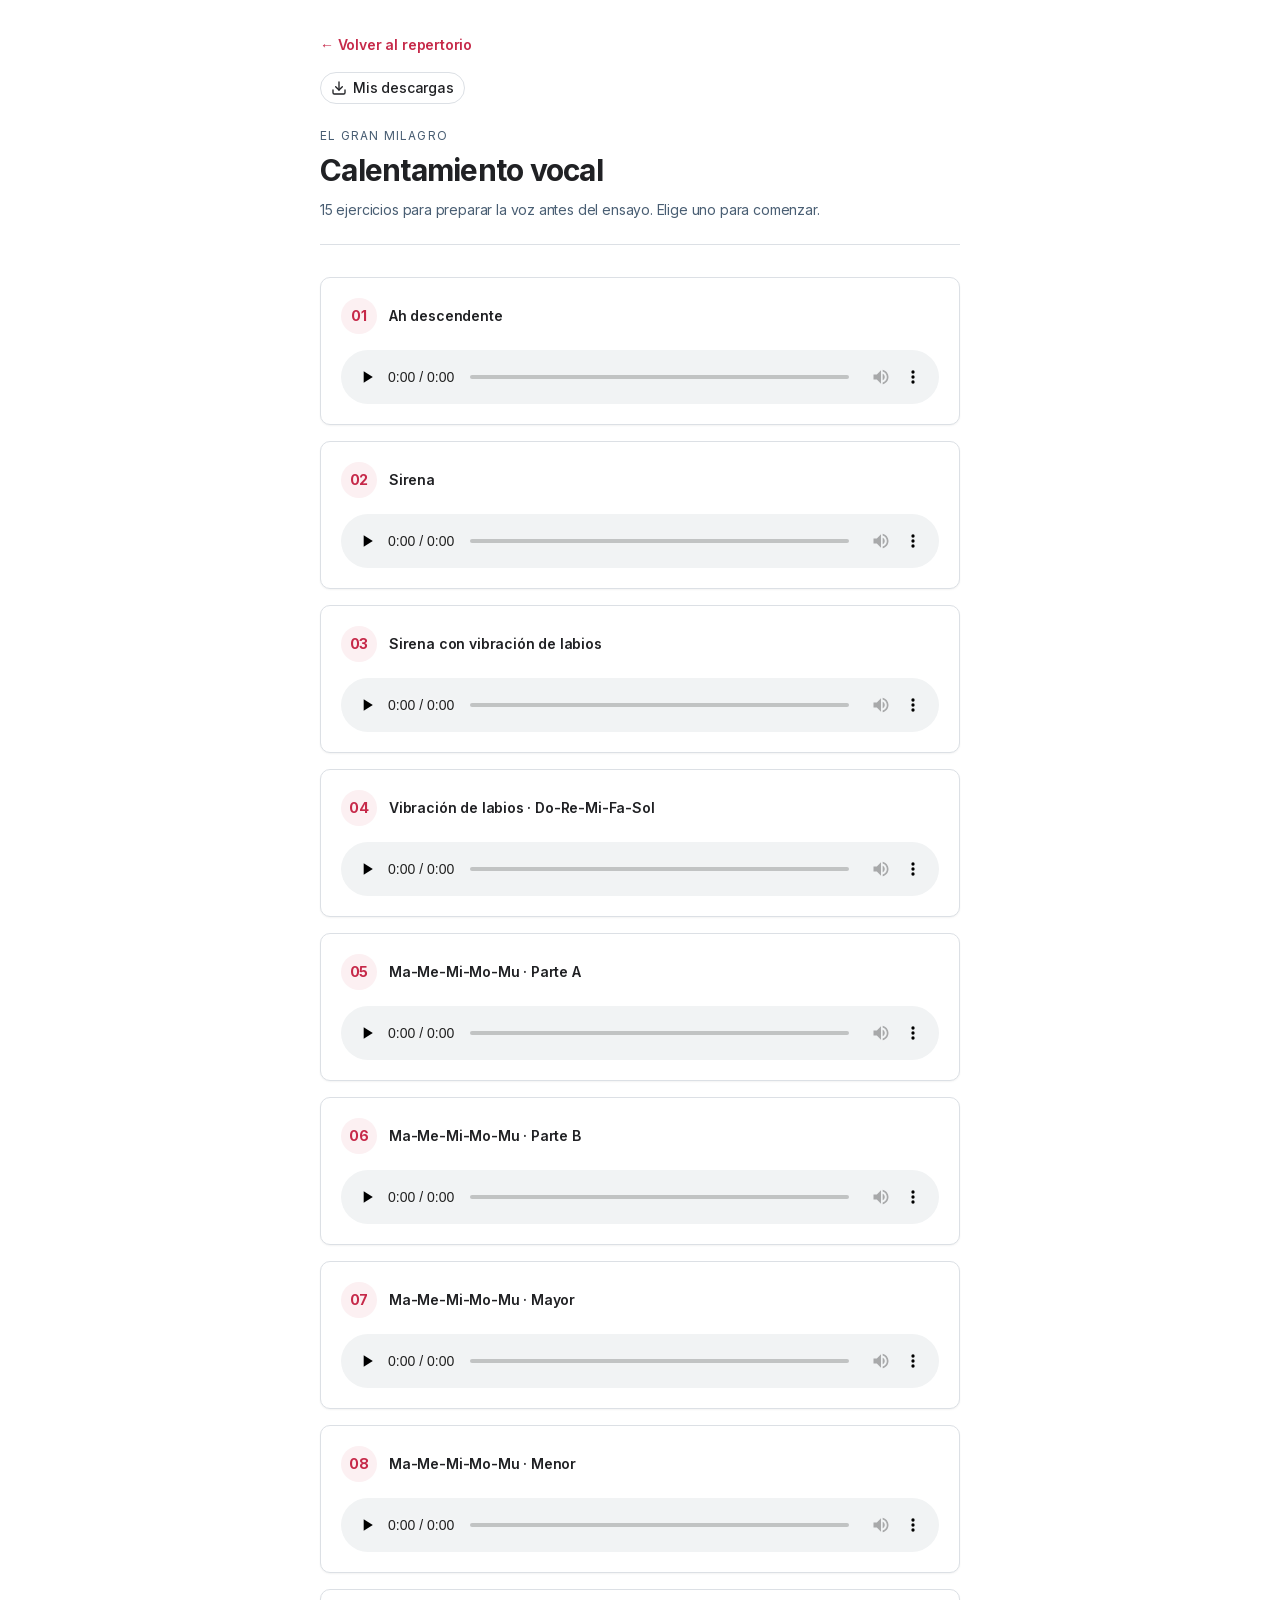
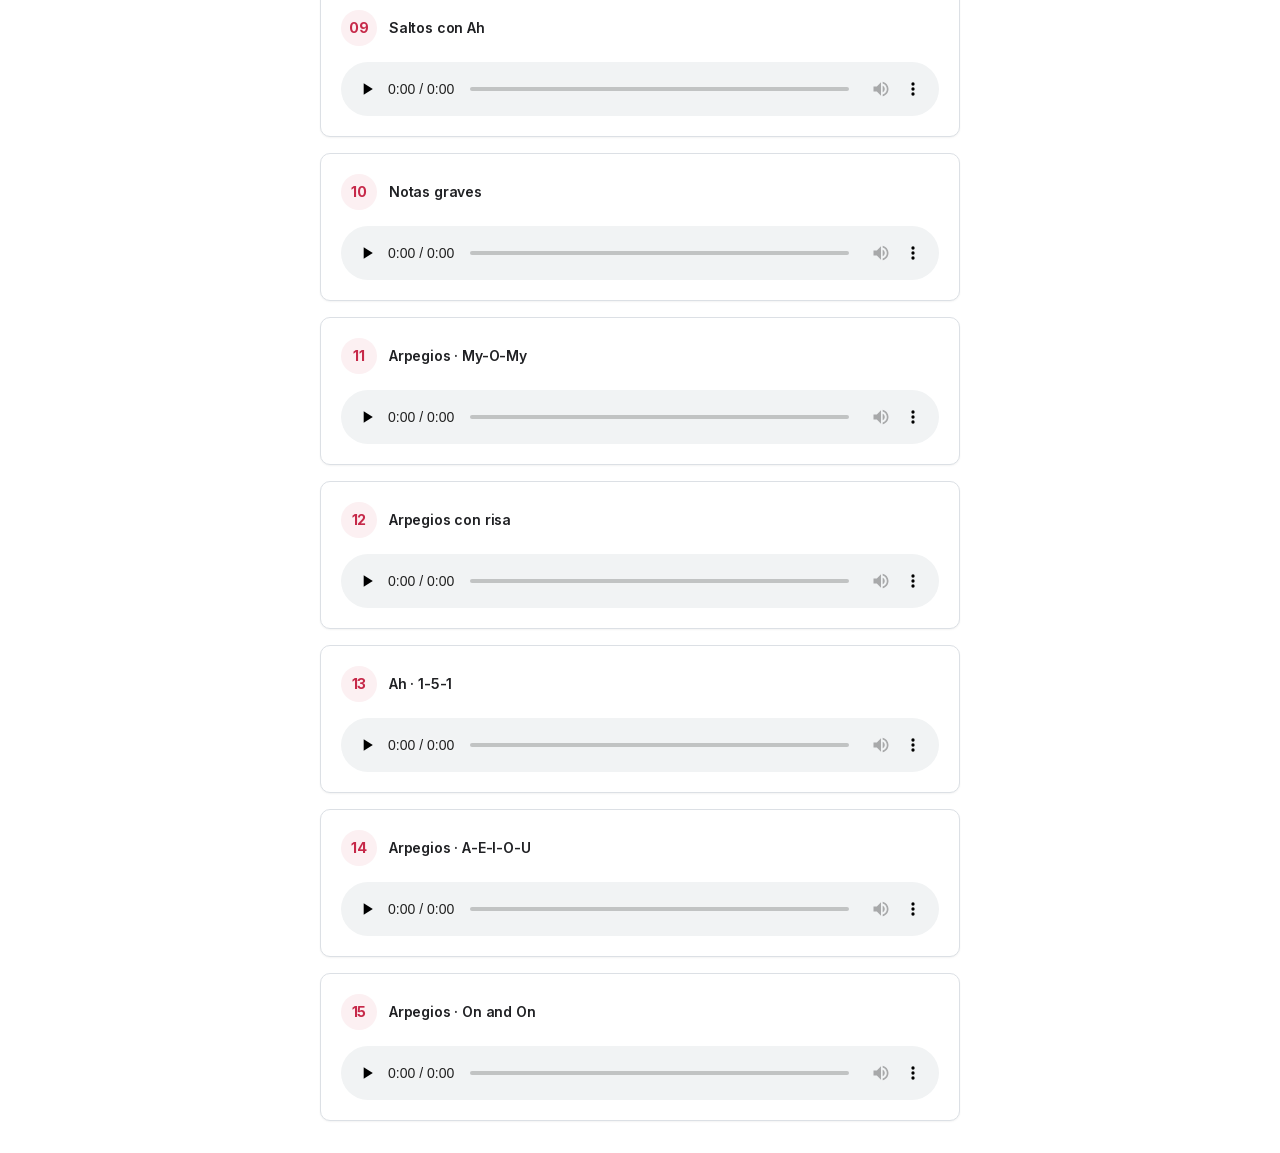
<file: calentamiento.html>
<!DOCTYPE html><html lang="es"><head><meta charSet="utf-8"/><meta name="viewport" content="width=device-width, initial-scale=1, viewport-fit=cover, interactive-widget=resizes-content"/><link rel="stylesheet" href="/_next/static/css/index.BEedtvM-.css" data-rsc-css-href="/_next/static/css/index.BEedtvM-.css" data-precedence="vite-rsc/importer-resources"/><link rel="modulepreload" fetchPriority="low" href="/_next/static/chunks/index-CF-JqkEj.js"/><script src="/_next/static/chunks/rolldown-runtime-C60lm6uB.js" type="module" async=""></script><script src="/_next/static/chunks/framework-D_rUT4EX.js" type="module" async=""></script><link rel="modulepreload" href="/_next/static/chunks/layout-segment-context-BNFSuTp6.js" crossorigin=""/><link rel="modulepreload" href="/_next/static/chunks/offline-library-BIr3ytCa.js" crossorigin=""/><link rel="modulepreload" href="/_next/static/chunks/cloudflare-analytics-2VRtlP9g.js" crossorigin=""/><link rel="modulepreload" href="/_next/static/chunks/vocal-warmups-DyIvcBhw.js" crossorigin=""/><title>Canciones · El Gran Milagro</title><meta name="description" content="Aprende y practica las canciones de El Gran Milagro."/><meta name="application-name" content="Gran Milagro"/><link rel="icon" href="/icons/app-192.png"/><link rel="apple-touch-icon" href="/icons/app-180.png"/><link rel="manifest" href="/manifest.json"/><meta name="mobile-web-app-capable" content="yes"/><meta name="apple-mobile-web-app-title" content="Gran Milagro"/><meta name="apple-mobile-web-app-status-bar-style" content="default"/><meta name="theme-color" content="#163e68"/><script>Object.assign(((self[Symbol.for("vinext.navigationRuntime")]??={bootstrap:{routeManifest:null},functions:{}}).bootstrap.rsc??={rsc:[]}),{params:{},nav:{"pathname":"/calentamiento","searchParams":[]}})</script><link rel="modulepreload" href="/_next/static/chunks/index-CF-JqkEj.js" />
<link rel="preload" href="/_next/static/_vinext_fonts/inter-0c6ec1a12c79/inter-1ab1ad55.woff2" as="font" type="font/woff2" crossorigin />
<link rel="preload" href="/_next/static/_vinext_fonts/geist-mono-00e989178794/geist-mono-013b2f2f.woff2" as="font" type="font/woff2" crossorigin />
<style data-vinext-fonts>/* cyrillic-ext */
@font-face {
  font-family: 'Inter';
  font-style: normal;
  font-weight: 400;
  font-display: swap;
  src: url(/_next/static/_vinext_fonts/inter-0c6ec1a12c79/inter-7249155f.woff2) format('woff2');
  unicode-range: U+0460-052F, U+1C80-1C8A, U+20B4, U+2DE0-2DFF, U+A640-A69F, U+FE2E-FE2F;
}
/* cyrillic */
@font-face {
  font-family: 'Inter';
  font-style: normal;
  font-weight: 400;
  font-display: swap;
  src: url(/_next/static/_vinext_fonts/inter-0c6ec1a12c79/inter-e34c5f1b.woff2) format('woff2');
  unicode-range: U+0301, U+0400-045F, U+0490-0491, U+04B0-04B1, U+2116;
}
/* greek-ext */
@font-face {
  font-family: 'Inter';
  font-style: normal;
  font-weight: 400;
  font-display: swap;
  src: url(/_next/static/_vinext_fonts/inter-0c6ec1a12c79/inter-6e1a6b2b.woff2) format('woff2');
  unicode-range: U+1F00-1FFF;
}
/* greek */
@font-face {
  font-family: 'Inter';
  font-style: normal;
  font-weight: 400;
  font-display: swap;
  src: url(/_next/static/_vinext_fonts/inter-0c6ec1a12c79/inter-656bbed6.woff2) format('woff2');
  unicode-range: U+0370-0377, U+037A-037F, U+0384-038A, U+038C, U+038E-03A1, U+03A3-03FF;
}
/* vietnamese */
@font-face {
  font-family: 'Inter';
  font-style: normal;
  font-weight: 400;
  font-display: swap;
  src: url(/_next/static/_vinext_fonts/inter-0c6ec1a12c79/inter-fc83e075.woff2) format('woff2');
  unicode-range: U+0102-0103, U+0110-0111, U+0128-0129, U+0168-0169, U+01A0-01A1, U+01AF-01B0, U+0300-0301, U+0303-0304, U+0308-0309, U+0323, U+0329, U+1EA0-1EF9, U+20AB;
}
/* latin-ext */
@font-face {
  font-family: 'Inter';
  font-style: normal;
  font-weight: 400;
  font-display: swap;
  src: url(/_next/static/_vinext_fonts/inter-0c6ec1a12c79/inter-749a3084.woff2) format('woff2');
  unicode-range: U+0100-02BA, U+02BD-02C5, U+02C7-02CC, U+02CE-02D7, U+02DD-02FF, U+0304, U+0308, U+0329, U+1D00-1DBF, U+1E00-1E9F, U+1EF2-1EFF, U+2020, U+20A0-20AB, U+20AD-20C0, U+2113, U+2C60-2C7F, U+A720-A7FF;
}
/* latin */
@font-face {
  font-family: 'Inter';
  font-style: normal;
  font-weight: 400;
  font-display: swap;
  src: url(/_next/static/_vinext_fonts/inter-0c6ec1a12c79/inter-1ab1ad55.woff2) format('woff2');
  unicode-range: U+0000-00FF, U+0131, U+0152-0153, U+02BB-02BC, U+02C6, U+02DA, U+02DC, U+0304, U+0308, U+0329, U+2000-206F, U+20AC, U+2122, U+2191, U+2193, U+2212, U+2215, U+FEFF, U+FFFD;
}
/* cyrillic-ext */
@font-face {
  font-family: 'Inter';
  font-style: normal;
  font-weight: 500;
  font-display: swap;
  src: url(/_next/static/_vinext_fonts/inter-0c6ec1a12c79/inter-7249155f.woff2) format('woff2');
  unicode-range: U+0460-052F, U+1C80-1C8A, U+20B4, U+2DE0-2DFF, U+A640-A69F, U+FE2E-FE2F;
}
/* cyrillic */
@font-face {
  font-family: 'Inter';
  font-style: normal;
  font-weight: 500;
  font-display: swap;
  src: url(/_next/static/_vinext_fonts/inter-0c6ec1a12c79/inter-e34c5f1b.woff2) format('woff2');
  unicode-range: U+0301, U+0400-045F, U+0490-0491, U+04B0-04B1, U+2116;
}
/* greek-ext */
@font-face {
  font-family: 'Inter';
  font-style: normal;
  font-weight: 500;
  font-display: swap;
  src: url(/_next/static/_vinext_fonts/inter-0c6ec1a12c79/inter-6e1a6b2b.woff2) format('woff2');
  unicode-range: U+1F00-1FFF;
}
/* greek */
@font-face {
  font-family: 'Inter';
  font-style: normal;
  font-weight: 500;
  font-display: swap;
  src: url(/_next/static/_vinext_fonts/inter-0c6ec1a12c79/inter-656bbed6.woff2) format('woff2');
  unicode-range: U+0370-0377, U+037A-037F, U+0384-038A, U+038C, U+038E-03A1, U+03A3-03FF;
}
/* vietnamese */
@font-face {
  font-family: 'Inter';
  font-style: normal;
  font-weight: 500;
  font-display: swap;
  src: url(/_next/static/_vinext_fonts/inter-0c6ec1a12c79/inter-fc83e075.woff2) format('woff2');
  unicode-range: U+0102-0103, U+0110-0111, U+0128-0129, U+0168-0169, U+01A0-01A1, U+01AF-01B0, U+0300-0301, U+0303-0304, U+0308-0309, U+0323, U+0329, U+1EA0-1EF9, U+20AB;
}
/* latin-ext */
@font-face {
  font-family: 'Inter';
  font-style: normal;
  font-weight: 500;
  font-display: swap;
  src: url(/_next/static/_vinext_fonts/inter-0c6ec1a12c79/inter-749a3084.woff2) format('woff2');
  unicode-range: U+0100-02BA, U+02BD-02C5, U+02C7-02CC, U+02CE-02D7, U+02DD-02FF, U+0304, U+0308, U+0329, U+1D00-1DBF, U+1E00-1E9F, U+1EF2-1EFF, U+2020, U+20A0-20AB, U+20AD-20C0, U+2113, U+2C60-2C7F, U+A720-A7FF;
}
/* latin */
@font-face {
  font-family: 'Inter';
  font-style: normal;
  font-weight: 500;
  font-display: swap;
  src: url(/_next/static/_vinext_fonts/inter-0c6ec1a12c79/inter-1ab1ad55.woff2) format('woff2');
  unicode-range: U+0000-00FF, U+0131, U+0152-0153, U+02BB-02BC, U+02C6, U+02DA, U+02DC, U+0304, U+0308, U+0329, U+2000-206F, U+20AC, U+2122, U+2191, U+2193, U+2212, U+2215, U+FEFF, U+FFFD;
}
/* cyrillic-ext */
@font-face {
  font-family: 'Inter';
  font-style: normal;
  font-weight: 600;
  font-display: swap;
  src: url(/_next/static/_vinext_fonts/inter-0c6ec1a12c79/inter-7249155f.woff2) format('woff2');
  unicode-range: U+0460-052F, U+1C80-1C8A, U+20B4, U+2DE0-2DFF, U+A640-A69F, U+FE2E-FE2F;
}
/* cyrillic */
@font-face {
  font-family: 'Inter';
  font-style: normal;
  font-weight: 600;
  font-display: swap;
  src: url(/_next/static/_vinext_fonts/inter-0c6ec1a12c79/inter-e34c5f1b.woff2) format('woff2');
  unicode-range: U+0301, U+0400-045F, U+0490-0491, U+04B0-04B1, U+2116;
}
/* greek-ext */
@font-face {
  font-family: 'Inter';
  font-style: normal;
  font-weight: 600;
  font-display: swap;
  src: url(/_next/static/_vinext_fonts/inter-0c6ec1a12c79/inter-6e1a6b2b.woff2) format('woff2');
  unicode-range: U+1F00-1FFF;
}
/* greek */
@font-face {
  font-family: 'Inter';
  font-style: normal;
  font-weight: 600;
  font-display: swap;
  src: url(/_next/static/_vinext_fonts/inter-0c6ec1a12c79/inter-656bbed6.woff2) format('woff2');
  unicode-range: U+0370-0377, U+037A-037F, U+0384-038A, U+038C, U+038E-03A1, U+03A3-03FF;
}
/* vietnamese */
@font-face {
  font-family: 'Inter';
  font-style: normal;
  font-weight: 600;
  font-display: swap;
  src: url(/_next/static/_vinext_fonts/inter-0c6ec1a12c79/inter-fc83e075.woff2) format('woff2');
  unicode-range: U+0102-0103, U+0110-0111, U+0128-0129, U+0168-0169, U+01A0-01A1, U+01AF-01B0, U+0300-0301, U+0303-0304, U+0308-0309, U+0323, U+0329, U+1EA0-1EF9, U+20AB;
}
/* latin-ext */
@font-face {
  font-family: 'Inter';
  font-style: normal;
  font-weight: 600;
  font-display: swap;
  src: url(/_next/static/_vinext_fonts/inter-0c6ec1a12c79/inter-749a3084.woff2) format('woff2');
  unicode-range: U+0100-02BA, U+02BD-02C5, U+02C7-02CC, U+02CE-02D7, U+02DD-02FF, U+0304, U+0308, U+0329, U+1D00-1DBF, U+1E00-1E9F, U+1EF2-1EFF, U+2020, U+20A0-20AB, U+20AD-20C0, U+2113, U+2C60-2C7F, U+A720-A7FF;
}
/* latin */
@font-face {
  font-family: 'Inter';
  font-style: normal;
  font-weight: 600;
  font-display: swap;
  src: url(/_next/static/_vinext_fonts/inter-0c6ec1a12c79/inter-1ab1ad55.woff2) format('woff2');
  unicode-range: U+0000-00FF, U+0131, U+0152-0153, U+02BB-02BC, U+02C6, U+02DA, U+02DC, U+0304, U+0308, U+0329, U+2000-206F, U+20AC, U+2122, U+2191, U+2193, U+2212, U+2215, U+FEFF, U+FFFD;
}
/* cyrillic-ext */
@font-face {
  font-family: 'Inter';
  font-style: normal;
  font-weight: 700;
  font-display: swap;
  src: url(/_next/static/_vinext_fonts/inter-0c6ec1a12c79/inter-7249155f.woff2) format('woff2');
  unicode-range: U+0460-052F, U+1C80-1C8A, U+20B4, U+2DE0-2DFF, U+A640-A69F, U+FE2E-FE2F;
}
/* cyrillic */
@font-face {
  font-family: 'Inter';
  font-style: normal;
  font-weight: 700;
  font-display: swap;
  src: url(/_next/static/_vinext_fonts/inter-0c6ec1a12c79/inter-e34c5f1b.woff2) format('woff2');
  unicode-range: U+0301, U+0400-045F, U+0490-0491, U+04B0-04B1, U+2116;
}
/* greek-ext */
@font-face {
  font-family: 'Inter';
  font-style: normal;
  font-weight: 700;
  font-display: swap;
  src: url(/_next/static/_vinext_fonts/inter-0c6ec1a12c79/inter-6e1a6b2b.woff2) format('woff2');
  unicode-range: U+1F00-1FFF;
}
/* greek */
@font-face {
  font-family: 'Inter';
  font-style: normal;
  font-weight: 700;
  font-display: swap;
  src: url(/_next/static/_vinext_fonts/inter-0c6ec1a12c79/inter-656bbed6.woff2) format('woff2');
  unicode-range: U+0370-0377, U+037A-037F, U+0384-038A, U+038C, U+038E-03A1, U+03A3-03FF;
}
/* vietnamese */
@font-face {
  font-family: 'Inter';
  font-style: normal;
  font-weight: 700;
  font-display: swap;
  src: url(/_next/static/_vinext_fonts/inter-0c6ec1a12c79/inter-fc83e075.woff2) format('woff2');
  unicode-range: U+0102-0103, U+0110-0111, U+0128-0129, U+0168-0169, U+01A0-01A1, U+01AF-01B0, U+0300-0301, U+0303-0304, U+0308-0309, U+0323, U+0329, U+1EA0-1EF9, U+20AB;
}
/* latin-ext */
@font-face {
  font-family: 'Inter';
  font-style: normal;
  font-weight: 700;
  font-display: swap;
  src: url(/_next/static/_vinext_fonts/inter-0c6ec1a12c79/inter-749a3084.woff2) format('woff2');
  unicode-range: U+0100-02BA, U+02BD-02C5, U+02C7-02CC, U+02CE-02D7, U+02DD-02FF, U+0304, U+0308, U+0329, U+1D00-1DBF, U+1E00-1E9F, U+1EF2-1EFF, U+2020, U+20A0-20AB, U+20AD-20C0, U+2113, U+2C60-2C7F, U+A720-A7FF;
}
/* latin */
@font-face {
  font-family: 'Inter';
  font-style: normal;
  font-weight: 700;
  font-display: swap;
  src: url(/_next/static/_vinext_fonts/inter-0c6ec1a12c79/inter-1ab1ad55.woff2) format('woff2');
  unicode-range: U+0000-00FF, U+0131, U+0152-0153, U+02BB-02BC, U+02C6, U+02DA, U+02DC, U+0304, U+0308, U+0329, U+2000-206F, U+20AC, U+2122, U+2191, U+2193, U+2212, U+2215, U+FEFF, U+FFFD;
}

@font-face {
  font-family: 'Inter Fallback';
  src: local("Arial");
  ascent-override: 90.44%;
  descent-override: 22.52%;
  line-gap-override: 0.00%;
  size-adjust: 107.12%;
}

.__font_inter_1o594yd { font-family: 'Inter', 'Inter Fallback'; font-style: normal; }

.__variable_inter_1o594yd { --font-inter: 'Inter', 'Inter Fallback'; }

/* cyrillic-ext */
@font-face {
  font-family: 'Geist Mono';
  font-style: normal;
  font-weight: 100 900;
  font-display: swap;
  src: url(/_next/static/_vinext_fonts/geist-mono-00e989178794/geist-mono-f6b33328.woff2) format('woff2');
  unicode-range: U+0460-052F, U+1C80-1C8A, U+20B4, U+2DE0-2DFF, U+A640-A69F, U+FE2E-FE2F;
}
/* cyrillic */
@font-face {
  font-family: 'Geist Mono';
  font-style: normal;
  font-weight: 100 900;
  font-display: swap;
  src: url(/_next/static/_vinext_fonts/geist-mono-00e989178794/geist-mono-44e03052.woff2) format('woff2');
  unicode-range: U+0301, U+0400-045F, U+0490-0491, U+04B0-04B1, U+2116;
}
/* symbols2 */
@font-face {
  font-family: 'Geist Mono';
  font-style: normal;
  font-weight: 100 900;
  font-display: swap;
  src: url(/_next/static/_vinext_fonts/geist-mono-00e989178794/geist-mono-0638449e.woff2) format('woff2');
  unicode-range: U+2000-2001, U+2004-2008, U+200A, U+23B8-23BD, U+2500-259F;
}
/* vietnamese */
@font-face {
  font-family: 'Geist Mono';
  font-style: normal;
  font-weight: 100 900;
  font-display: swap;
  src: url(/_next/static/_vinext_fonts/geist-mono-00e989178794/geist-mono-971fb274.woff2) format('woff2');
  unicode-range: U+0102-0103, U+0110-0111, U+0128-0129, U+0168-0169, U+01A0-01A1, U+01AF-01B0, U+0300-0301, U+0303-0304, U+0308-0309, U+0323, U+0329, U+1EA0-1EF9, U+20AB;
}
/* latin-ext */
@font-face {
  font-family: 'Geist Mono';
  font-style: normal;
  font-weight: 100 900;
  font-display: swap;
  src: url(/_next/static/_vinext_fonts/geist-mono-00e989178794/geist-mono-44745446.woff2) format('woff2');
  unicode-range: U+0100-02BA, U+02BD-02C5, U+02C7-02CC, U+02CE-02D7, U+02DD-02FF, U+0304, U+0308, U+0329, U+1D00-1DBF, U+1E00-1E9F, U+1EF2-1EFF, U+2020, U+20A0-20AB, U+20AD-20C0, U+2113, U+2C60-2C7F, U+A720-A7FF;
}
/* latin */
@font-face {
  font-family: 'Geist Mono';
  font-style: normal;
  font-weight: 100 900;
  font-display: swap;
  src: url(/_next/static/_vinext_fonts/geist-mono-00e989178794/geist-mono-013b2f2f.woff2) format('woff2');
  unicode-range: U+0000-00FF, U+0131, U+0152-0153, U+02BB-02BC, U+02C6, U+02DA, U+02DC, U+0304, U+0308, U+0329, U+2000-206F, U+20AC, U+2122, U+2191, U+2193, U+2212, U+2215, U+FEFF, U+FFFD;
}

@font-face {
  font-family: 'Geist Mono Fallback';
  src: local("Arial");
  ascent-override: 74.67%;
  descent-override: 21.92%;
  line-gap-override: 0.00%;
  size-adjust: 134.59%;
}

.__font_geist_mono_1001rt9 { font-family: 'Geist Mono', 'Geist Mono Fallback'; font-style: normal; }

.__variable_geist_mono_1001rt9 { --font-geist-mono: 'Geist Mono', 'Geist Mono Fallback'; }
</style>
</head><body class="__variable_inter_1o594yd __variable_geist_mono_1001rt9"><main class="min-h-screen bg-background px-4 py-8 sm:px-8"><div class="mx-auto max-w-[640px]"><a href="/" class="text-sm font-semibold text-primary hover:underline">← Volver al repertorio</a><div class="mt-4"><div class="flex flex-wrap items-center gap-3"><button type="button" tabindex="0" data-slot="dialog-trigger" data-base-ui-click-trigger="" id="base-ui-_R_7l5i_" aria-haspopup="dialog" aria-expanded="false" class="group/button inline-flex shrink-0 items-center justify-center border bg-clip-padding text-sm font-medium whitespace-nowrap transition-all outline-none select-none focus-visible:border-ring focus-visible:ring-3 focus-visible:ring-ring/50 active:not-aria-[haspopup]:translate-y-px disabled:pointer-events-none disabled:opacity-50 aria-invalid:border-destructive aria-invalid:ring-3 aria-invalid:ring-destructive/20 dark:aria-invalid:border-destructive/50 dark:aria-invalid:ring-destructive/40 [&amp;_svg]:pointer-events-none [&amp;_svg]:shrink-0 [&amp;_svg:not([class*=&#x27;size-&#x27;])]:size-4 border-border bg-background hover:bg-muted hover:text-foreground aria-expanded:bg-muted aria-expanded:text-foreground dark:border-input dark:bg-input/30 dark:hover:bg-input/50 h-8 gap-1.5 px-2.5 has-data-[icon=inline-end]:pr-2 has-data-[icon=inline-start]:pl-2 rounded-full"><svg xmlns="http://www.w3.org/2000/svg" width="24" height="24" viewBox="0 0 24 24" fill="none" stroke="currentColor" stroke-width="2" stroke-linecap="round" stroke-linejoin="round" class="lucide lucide-download size-4" aria-hidden="true"><path d="M12 15V3"></path><path d="M21 15v4a2 2 0 0 1-2 2H5a2 2 0 0 1-2-2v-4"></path><path d="m7 10 5 5 5-5"></path></svg>Mis descargas</button></div></div><header class="mb-8 mt-6 border-b pb-6"><p class="text-xs uppercase tracking-widest text-muted-foreground">El Gran Milagro</p><h1 class="mt-2 text-3xl font-bold tracking-tight">Calentamiento vocal</h1><p class="mt-3 text-sm text-muted-foreground">15 ejercicios para preparar la voz antes del ensayo. Elige uno para comenzar.</p></header><ol class="grid grid-cols-1 gap-4"><li class="rounded-xl border bg-card p-5 shadow-xs"><div class="mb-4 flex items-center gap-3"><span class="flex size-9 shrink-0 items-center justify-center rounded-full bg-secondary text-sm font-bold text-primary">01</span><h2 class="text-sm font-semibold">Ah descendente</h2></div><audio controls="" preload="none" class="w-full" aria-label="Ejercicio 1: Ah descendente" src="/audio/warmups/exercise-01.mp3"></audio></li><li class="rounded-xl border bg-card p-5 shadow-xs"><div class="mb-4 flex items-center gap-3"><span class="flex size-9 shrink-0 items-center justify-center rounded-full bg-secondary text-sm font-bold text-primary">02</span><h2 class="text-sm font-semibold">Sirena</h2></div><audio controls="" preload="none" class="w-full" aria-label="Ejercicio 2: Sirena" src="/audio/warmups/exercise-02.mp3"></audio></li><li class="rounded-xl border bg-card p-5 shadow-xs"><div class="mb-4 flex items-center gap-3"><span class="flex size-9 shrink-0 items-center justify-center rounded-full bg-secondary text-sm font-bold text-primary">03</span><h2 class="text-sm font-semibold">Sirena con vibración de labios</h2></div><audio controls="" preload="none" class="w-full" aria-label="Ejercicio 3: Sirena con vibración de labios" src="/audio/warmups/exercise-03.mp3"></audio></li><li class="rounded-xl border bg-card p-5 shadow-xs"><div class="mb-4 flex items-center gap-3"><span class="flex size-9 shrink-0 items-center justify-center rounded-full bg-secondary text-sm font-bold text-primary">04</span><h2 class="text-sm font-semibold">Vibración de labios · Do-Re-Mi-Fa-Sol</h2></div><audio controls="" preload="none" class="w-full" aria-label="Ejercicio 4: Vibración de labios · Do-Re-Mi-Fa-Sol" src="/audio/warmups/exercise-04.mp3"></audio></li><li class="rounded-xl border bg-card p-5 shadow-xs"><div class="mb-4 flex items-center gap-3"><span class="flex size-9 shrink-0 items-center justify-center rounded-full bg-secondary text-sm font-bold text-primary">05</span><h2 class="text-sm font-semibold">Ma-Me-Mi-Mo-Mu · Parte A</h2></div><audio controls="" preload="none" class="w-full" aria-label="Ejercicio 5: Ma-Me-Mi-Mo-Mu · Parte A" src="/audio/warmups/exercise-05.mp3"></audio></li><li class="rounded-xl border bg-card p-5 shadow-xs"><div class="mb-4 flex items-center gap-3"><span class="flex size-9 shrink-0 items-center justify-center rounded-full bg-secondary text-sm font-bold text-primary">06</span><h2 class="text-sm font-semibold">Ma-Me-Mi-Mo-Mu · Parte B</h2></div><audio controls="" preload="none" class="w-full" aria-label="Ejercicio 6: Ma-Me-Mi-Mo-Mu · Parte B" src="/audio/warmups/exercise-06.mp3"></audio></li><li class="rounded-xl border bg-card p-5 shadow-xs"><div class="mb-4 flex items-center gap-3"><span class="flex size-9 shrink-0 items-center justify-center rounded-full bg-secondary text-sm font-bold text-primary">07</span><h2 class="text-sm font-semibold">Ma-Me-Mi-Mo-Mu · Mayor</h2></div><audio controls="" preload="none" class="w-full" aria-label="Ejercicio 7: Ma-Me-Mi-Mo-Mu · Mayor" src="/audio/warmups/exercise-07.mp3"></audio></li><li class="rounded-xl border bg-card p-5 shadow-xs"><div class="mb-4 flex items-center gap-3"><span class="flex size-9 shrink-0 items-center justify-center rounded-full bg-secondary text-sm font-bold text-primary">08</span><h2 class="text-sm font-semibold">Ma-Me-Mi-Mo-Mu · Menor</h2></div><audio controls="" preload="none" class="w-full" aria-label="Ejercicio 8: Ma-Me-Mi-Mo-Mu · Menor" src="/audio/warmups/exercise-08.mp3"></audio></li><li class="rounded-xl border bg-card p-5 shadow-xs"><div class="mb-4 flex items-center gap-3"><span class="flex size-9 shrink-0 items-center justify-center rounded-full bg-secondary text-sm font-bold text-primary">09</span><h2 class="text-sm font-semibold">Saltos con Ah</h2></div><audio controls="" preload="none" class="w-full" aria-label="Ejercicio 9: Saltos con Ah" src="/audio/warmups/exercise-09.mp3"></audio></li><li class="rounded-xl border bg-card p-5 shadow-xs"><div class="mb-4 flex items-center gap-3"><span class="flex size-9 shrink-0 items-center justify-center rounded-full bg-secondary text-sm font-bold text-primary">10</span><h2 class="text-sm font-semibold">Notas graves</h2></div><audio controls="" preload="none" class="w-full" aria-label="Ejercicio 10: Notas graves" src="/audio/warmups/exercise-10.mp3"></audio></li><li class="rounded-xl border bg-card p-5 shadow-xs"><div class="mb-4 flex items-center gap-3"><span class="flex size-9 shrink-0 items-center justify-center rounded-full bg-secondary text-sm font-bold text-primary">11</span><h2 class="text-sm font-semibold">Arpegios · My-O-My</h2></div><audio controls="" preload="none" class="w-full" aria-label="Ejercicio 11: Arpegios · My-O-My" src="/audio/warmups/exercise-11.mp3"></audio></li><li class="rounded-xl border bg-card p-5 shadow-xs"><div class="mb-4 flex items-center gap-3"><span class="flex size-9 shrink-0 items-center justify-center rounded-full bg-secondary text-sm font-bold text-primary">12</span><h2 class="text-sm font-semibold">Arpegios con risa</h2></div><audio controls="" preload="none" class="w-full" aria-label="Ejercicio 12: Arpegios con risa" src="/audio/warmups/exercise-12.mp3"></audio></li><li class="rounded-xl border bg-card p-5 shadow-xs"><div class="mb-4 flex items-center gap-3"><span class="flex size-9 shrink-0 items-center justify-center rounded-full bg-secondary text-sm font-bold text-primary">13</span><h2 class="text-sm font-semibold">Ah · 1-5-1</h2></div><audio controls="" preload="none" class="w-full" aria-label="Ejercicio 13: Ah · 1-5-1" src="/audio/warmups/exercise-13.mp3"></audio></li><li class="rounded-xl border bg-card p-5 shadow-xs"><div class="mb-4 flex items-center gap-3"><span class="flex size-9 shrink-0 items-center justify-center rounded-full bg-secondary text-sm font-bold text-primary">14</span><h2 class="text-sm font-semibold">Arpegios · A-E-I-O-U</h2></div><audio controls="" preload="none" class="w-full" aria-label="Ejercicio 14: Arpegios · A-E-I-O-U" src="/audio/warmups/exercise-14.mp3"></audio></li><li class="rounded-xl border bg-card p-5 shadow-xs"><div class="mb-4 flex items-center gap-3"><span class="flex size-9 shrink-0 items-center justify-center rounded-full bg-secondary text-sm font-bold text-primary">15</span><h2 class="text-sm font-semibold">Arpegios · On and On</h2></div><audio controls="" preload="none" class="w-full" aria-label="Ejercicio 15: Arpegios · On and On" src="/audio/warmups/exercise-15.mp3"></audio></li></ol></div></main><script type="module" src="/_next/static/chunks/index-CF-JqkEj.js" id="_R_" async=""></script><script>((self[Symbol.for("vinext.navigationRuntime")]??={bootstrap:{routeManifest:null},functions:{}}).bootstrap.rsc??={rsc:[]}).rsc.push("0:{\"page:/calentamiento\":\"$L1\",\"layout:/\":\"$L2\",\"route:/calentamiento\":\"$L3\",\"__route\":\"route:/calentamiento\",\"__interceptionContext\":null,\"__layoutIds\":[\"layout:/\"],\"__rootLayout\":\"/\",\"__bfcacheSegmentIdentities\":{\"layout:/\":\"[\\\"layout\\\",\\\"layout:/\\\",\\\"root-boundary:/\\\",\\\"\\\"]\",\"page:/calentamiento\":\"[\\\"page\\\",\\\"page:/calentamiento\\\",\\\"root-boundary:/\\\",\\\"[\\\\\\\"calentamiento\\\\\\\"]\\\"]\"},\"__srcPage\":[\"calentamiento\",\"page\"],\"__layoutFlags\":{\"layout:/\":\"s\"},\"__artifactCompatibility\":{\"schemaVersion\":1,\"graphVersion\":\"app-route-graph:d5399294a88c4385\",\"deploymentVersion\":\"0b2941ea-629c-4f3f-9fec-24be850fd952\",\"appElementsSchemaVersion\":1,\"rscPayloadSchemaVersion\":1,\"rootBoundaryId\":\"/\",\"renderEpoch\":null}}\n")</script><script>((self[Symbol.for("vinext.navigationRuntime")]??={bootstrap:{routeManifest:null},functions:{}}).bootstrap.rsc??={rsc:[]}).rsc.push("4:I[\"e89d6a3ac301\",[],\"OfflineProvider\",1]\n")</script><script>((self[Symbol.for("vinext.navigationRuntime")]??={bootstrap:{routeManifest:null},functions:{}}).bootstrap.rsc??={rsc:[]}).rsc.push("5:I[\"8c0f216c4604\",[],\"Children\",1]\n")</script><script>((self[Symbol.for("vinext.navigationRuntime")]??={bootstrap:{routeManifest:null},functions:{}}).bootstrap.rsc??={rsc:[]}).rsc.push("6:I[\"70b75667c4b0\",[],\"CloudflareAnalytics\",1]\n")</script><script>((self[Symbol.for("vinext.navigationRuntime")]??={bootstrap:{routeManifest:null},functions:{}}).bootstrap.rsc??={rsc:[]}).rsc.push("7:I[\"593f344dc510\",[],\"GlobalErrorBoundary\",1]\n")</script><script>((self[Symbol.for("vinext.navigationRuntime")]??={bootstrap:{routeManifest:null},functions:{}}).bootstrap.rsc??={rsc:[]}).rsc.push("8:I[\"0b874ad30386\",[],\"default\",1]\n")</script><script>((self[Symbol.for("vinext.navigationRuntime")]??={bootstrap:{routeManifest:null},functions:{}}).bootstrap.rsc??={rsc:[]}).rsc.push("9:I[\"593f344dc510\",[],\"ErrorBoundary\",1]\n")</script><script>((self[Symbol.for("vinext.navigationRuntime")]??={bootstrap:{routeManifest:null},functions:{}}).bootstrap.rsc??={rsc:[]}).rsc.push("a:I[\"15c18cfaeeff\",[],\"LayoutSegmentProvider\",1]\n")</script><script>((self[Symbol.for("vinext.navigationRuntime")]??={bootstrap:{routeManifest:null},functions:{}}).bootstrap.rsc??={rsc:[]}).rsc.push("b:I[\"8c0f216c4604\",[],\"Slot\",1]\n")</script><script>((self[Symbol.for("vinext.navigationRuntime")]??={bootstrap:{routeManifest:null},functions:{}}).bootstrap.rsc??={rsc:[]}).rsc.push("c:I[\"593f344dc510\",[],\"NotFoundBoundary\",1]\n")</script><script>((self[Symbol.for("vinext.navigationRuntime")]??={bootstrap:{routeManifest:null},functions:{}}).bootstrap.rsc??={rsc:[]}).rsc.push("d:I[\"9276801271d6\",[],\"AppRouterScrollTarget\",1]\n")</script><script>((self[Symbol.for("vinext.navigationRuntime")]??={bootstrap:{routeManifest:null},functions:{}}).bootstrap.rsc??={rsc:[]}).rsc.push("e:I[\"593f344dc510\",[],\"RedirectBoundary\",1]\n")</script><script>((self[Symbol.for("vinext.navigationRuntime")]??={bootstrap:{routeManifest:null},functions:{}}).bootstrap.rsc??={rsc:[]}).rsc.push(":HL[\"/_next/static/css/index.BEedtvM-.css\",\"style\"     ]\n")</script><script>((self[Symbol.for("vinext.navigationRuntime")]??={bootstrap:{routeManifest:null},functions:{}}).bootstrap.rsc??={rsc:[]}).rsc.push("2:[[[\"$\",\"link\",\"css:/_next/static/css/index.BEedtvM-.css\",{\"rel\":\"stylesheet\",\"precedence\":\"vite-rsc/importer-resources\",\"href\":\"/_next/static/css/index.BEedtvM-.css\",\"data-rsc-css-href\":\"/_next/static/css/index.BEedtvM-.css\"}],\"$undefined\"],[\"$\",\"html\",null,{\"lang\":\"es\",\"children\":[\"$\",\"body\",null,{\"className\":\"__variable_inter_1o594yd __variable_geist_mono_1001rt9\",\"children\":[[\"$\",\"$L4\",null,{\"children\":[\"$\",\"$L5\",null,{}]}],[\"$\",\"$L6\",null,{}]]}]}]]\n")</script><script>((self[Symbol.for("vinext.navigationRuntime")]??={bootstrap:{routeManifest:null},functions:{}}).bootstrap.rsc??={rsc:[]}).rsc.push("3:[[[\"$\",\"meta\",null,{\"charSet\":\"utf-8\"}],[[\"$\",\"title\",\"0\",{\"children\":\"Canciones · El Gran Milagro\"}],[\"$\",\"meta\",\"1\",{\"name\":\"description\",\"content\":\"Aprende y practica las canciones de El Gran Milagro.\"}],[\"$\",\"meta\",\"2\",{\"name\":\"application-name\",\"content\":\"Gran Milagro\"}],[\"$\",\"link\",\"3\",{\"data-vinext-streamed-icon\":\"$undefined\",\"rel\":\"icon\",\"href\":\"/icons/app-192.png\",\"type\":\"$undefined\",\"sizes\":\"$undefined\",\"color\":\"$undefined\",\"media\":\"$undefined\",\"fetchPriority\":\"$undefined\"}],[\"$\",\"link\",\"4\",{\"data-vinext-streamed-icon\":\"$undefined\",\"rel\":\"apple-touch-icon\",\"href\":\"/icons/app-180.png\",\"type\":\"$undefined\",\"sizes\":\"$undefined\",\"color\":\"$undefined\",\"media\":\"$undefined\",\"fetchPriority\":\"$undefined\"}],[\"$\",\"link\",\"5\",{\"rel\":\"manifest\",\"href\":\"/manifest.json\"}],[\"$\",\"meta\",\"6\",{\"name\":\"mobile-web-app-capable\",\"content\":\"yes\"}],[\"$\",\"meta\",\"7\",{\"name\":\"apple-mobile-web-app-title\",\"content\":\"Gran Milagro\"}],[\"$\",\"meta\",\"8\",{\"name\":\"apple-mobile-web-app-status-bar-style\",\"content\":\"default\"}]],[[\"$\",\"meta\",\"0\",{\"name\":\"viewport\",\"content\":\"width=device-width, initial-scale=1, viewport-fit=cover, interactive-widget=resizes-content\"}],[\"$\",\"meta\",\"1\",{\"name\":\"theme-color\",\"content\":\"#163e68\"}]]],[\"$\",\"$L7\",null,{\"fallback\":\"$8\",\"children\":[\"$\",\"$L9\",null,{\"fallback\":\"$8\",\"children\":[\"$\",\"$La\",null,{\"providerId\":\"layout:/\",\"segmentMap\":{\"children\":[\"calentamiento\"]},\"children\":[\"$\",\"$Lb\",null,{\"id\":\"layout:/\",\"parallelSlots\":\"$undefined\",\"children\":[\"$\",\"$Lc\",null,{\"resetKey\":\"calentamiento\",\"fallback\":[[\"$\",\"title\",null,{\"children\":\"404: This page could not be found.\"}],[\"$\",\"div\",null,{\"style\":{\"fontFamily\":\"system-ui,\\\"Segoe UI\\\",Roboto,Helvetica,Arial,sans-serif,\\\"Apple Color Emoji\\\",\\\"Segoe UI Emoji\\\"\",\"height\":\"100vh\",\"textAlign\":\"center\",\"display\":\"flex\",\"flexDirection\":\"column\",\"alignItems\":\"center\",\"justifyContent\":\"center\"},\"children\":[\"$\",\"div\",null,{\"children\":[[\"$\",\"style\",null,{\"dangerouslySetInnerHTML\":{\"__html\":\"body{color:#000;background:#fff;margin:0}.next-error-h1{border-right:1px solid rgba(0,0,0,.3)}@media (prefers-color-scheme:dark){body{color:#fff;background:#000}.next-error-h1{border-right:1px solid rgba(255,255,255,.3)}}\"}}],[\"$\",\"h1\",null,{\"className\":\"next-error-h1\",\"style\":{\"display\":\"inline-block\",\"margin\":\"0 20px 0 0\",\"padding\":\"0 23px 0 0\",\"fontSize\":24,\"fontWeight\":500,\"verticalAlign\":\"top\",\"lineHeight\":\"49px\"},\"children\":404}],[\"$\",\"div\",null,{\"style\":{\"display\":\"inline-block\"},\"children\":[\"$\",\"h2\",null,{\"style\":{\"fontSize\":14,\"fontWeight\":400,\"lineHeight\":\"49px\",\"margin\":0},\"children\":\"This page could not be found.\"}]}]]}]}]],\"children\":[\"$\",\"$Ld\",null,{\"children\":[\"$\",\"$Le\",null,{\"children\":[[\"$\",\"$La\",null,{\"providerId\":\"page:/calentamiento\",\"segmentMap\":{\"children\":[\"__PAGE__\"]},\"children\":[\"$\",\"$Lb\",null,{\"id\":\"page:/calentamiento\"}]}],null]}]}]}]}]}]}]}],null,null]\n")</script><script>((self[Symbol.for("vinext.navigationRuntime")]??={bootstrap:{routeManifest:null},functions:{}}).bootstrap.rsc??={rsc:[]}).rsc.push("f:I[\"4166fc1707f8\",[],\"default\",1]\n")</script><script>((self[Symbol.for("vinext.navigationRuntime")]??={bootstrap:{routeManifest:null},functions:{}}).bootstrap.rsc??={rsc:[]}).rsc.push("1:[\"$\",\"$Lf\",null,{}]\n")</script><script>Object.assign(((self[Symbol.for("vinext.navigationRuntime")]??={bootstrap:{routeManifest:null},functions:{}}).bootstrap.rsc??={rsc:[]}),{"initialCacheKind":"static"});((self[Symbol.for("vinext.navigationRuntime")]??={bootstrap:{routeManifest:null},functions:{}}).bootstrap.rsc??={rsc:[]}).done=true</script></body></html>
</file>
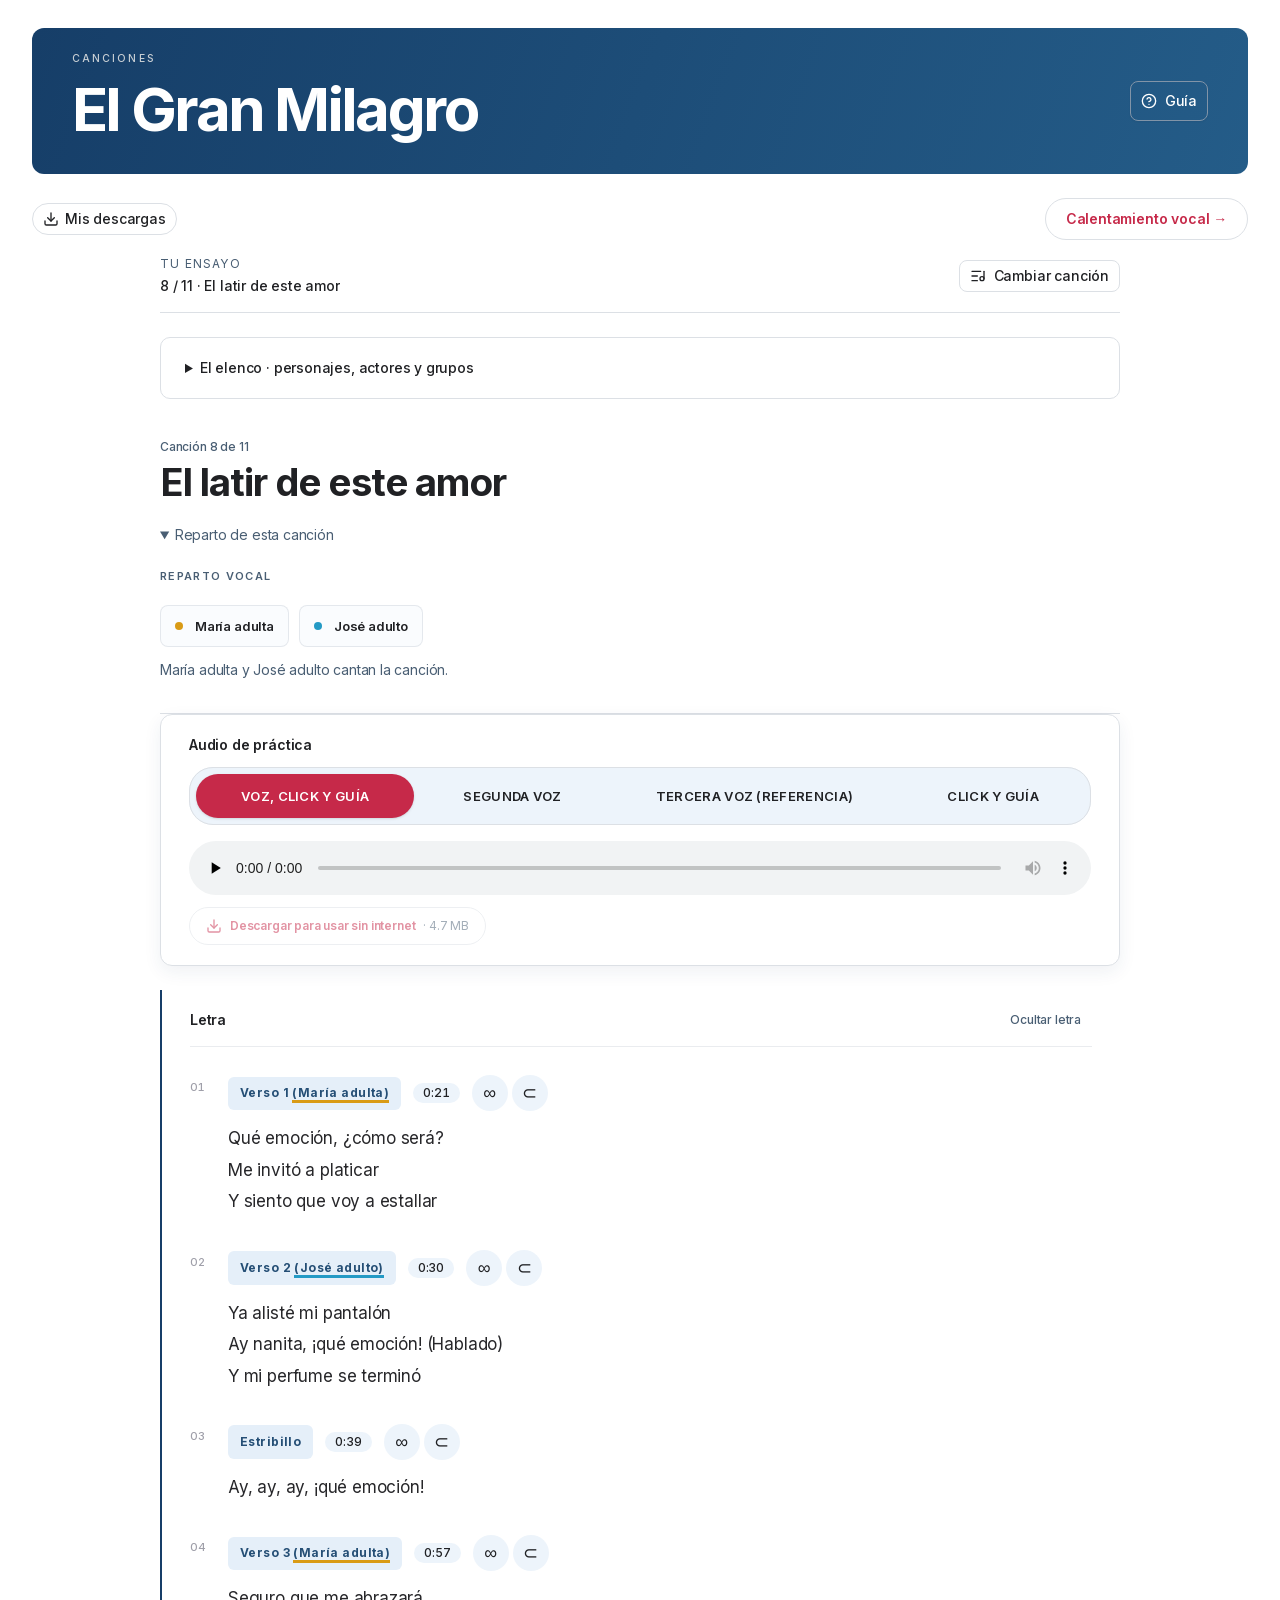
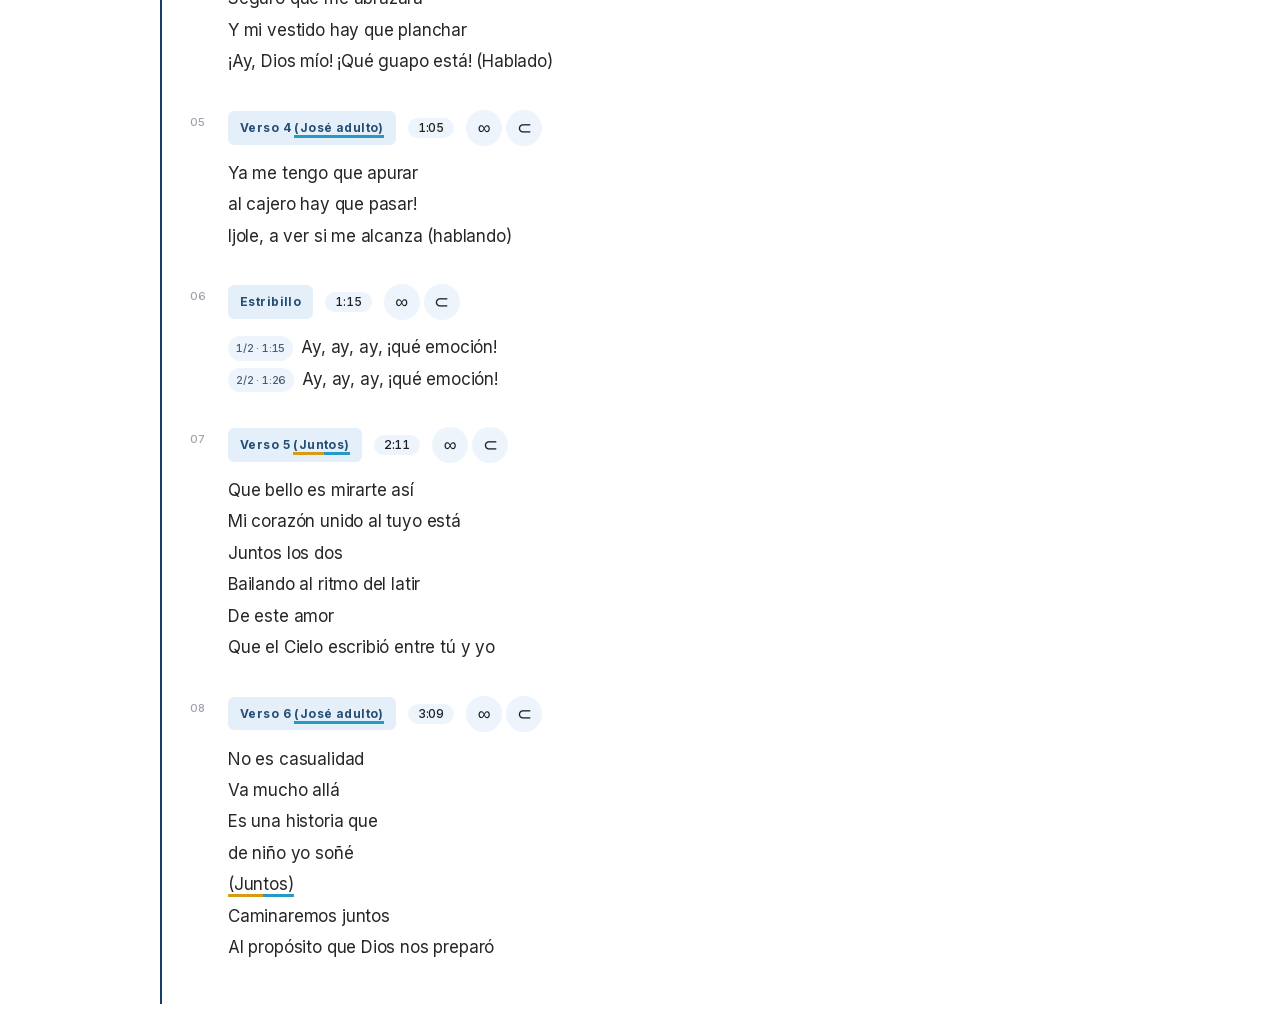
<file: canciones/el-latir-de-este-amor.html>
<!DOCTYPE html><html lang="es"><head><meta charSet="utf-8"/><meta name="viewport" content="width=device-width, initial-scale=1, viewport-fit=cover, interactive-widget=resizes-content"/><link rel="stylesheet" href="/_next/static/css/index.BEedtvM-.css" data-rsc-css-href="/_next/static/css/index.BEedtvM-.css" data-precedence="vite-rsc/importer-resources"/><link rel="modulepreload" fetchPriority="low" href="/_next/static/chunks/index-CF-JqkEj.js"/><script src="/_next/static/chunks/rolldown-runtime-C60lm6uB.js" type="module" async=""></script><script src="/_next/static/chunks/framework-D_rUT4EX.js" type="module" async=""></script><link rel="modulepreload" href="/_next/static/chunks/layout-segment-context-BNFSuTp6.js" crossorigin=""/><link rel="modulepreload" href="/_next/static/chunks/offline-library-BIr3ytCa.js" crossorigin=""/><link rel="modulepreload" href="/_next/static/chunks/cloudflare-analytics-2VRtlP9g.js" crossorigin=""/><link rel="modulepreload" href="/_next/static/chunks/songbook-YNHt-U06.js" crossorigin=""/><title>El latir de este amor · El Gran Milagro</title><meta name="description" content="Aprende y practica las canciones de El Gran Milagro."/><meta name="application-name" content="Gran Milagro"/><link rel="icon" href="/icons/app-192.png"/><link rel="apple-touch-icon" href="/icons/app-180.png"/><link rel="manifest" href="/manifest.json"/><meta name="mobile-web-app-capable" content="yes"/><meta name="apple-mobile-web-app-title" content="Gran Milagro"/><meta name="apple-mobile-web-app-status-bar-style" content="default"/><meta name="theme-color" content="#163e68"/><script>Object.assign(((self[Symbol.for("vinext.navigationRuntime")]??={bootstrap:{routeManifest:null},functions:{}}).bootstrap.rsc??={rsc:[]}),{params:{"slug":"el-latir-de-este-amor"},nav:{"pathname":"/canciones/el-latir-de-este-amor","searchParams":[]}})</script><link rel="modulepreload" href="/_next/static/chunks/index-CF-JqkEj.js" />
<link rel="preload" href="/_next/static/_vinext_fonts/inter-0c6ec1a12c79/inter-1ab1ad55.woff2" as="font" type="font/woff2" crossorigin />
<link rel="preload" href="/_next/static/_vinext_fonts/geist-mono-00e989178794/geist-mono-013b2f2f.woff2" as="font" type="font/woff2" crossorigin />
<style data-vinext-fonts>/* cyrillic-ext */
@font-face {
  font-family: 'Inter';
  font-style: normal;
  font-weight: 400;
  font-display: swap;
  src: url(/_next/static/_vinext_fonts/inter-0c6ec1a12c79/inter-7249155f.woff2) format('woff2');
  unicode-range: U+0460-052F, U+1C80-1C8A, U+20B4, U+2DE0-2DFF, U+A640-A69F, U+FE2E-FE2F;
}
/* cyrillic */
@font-face {
  font-family: 'Inter';
  font-style: normal;
  font-weight: 400;
  font-display: swap;
  src: url(/_next/static/_vinext_fonts/inter-0c6ec1a12c79/inter-e34c5f1b.woff2) format('woff2');
  unicode-range: U+0301, U+0400-045F, U+0490-0491, U+04B0-04B1, U+2116;
}
/* greek-ext */
@font-face {
  font-family: 'Inter';
  font-style: normal;
  font-weight: 400;
  font-display: swap;
  src: url(/_next/static/_vinext_fonts/inter-0c6ec1a12c79/inter-6e1a6b2b.woff2) format('woff2');
  unicode-range: U+1F00-1FFF;
}
/* greek */
@font-face {
  font-family: 'Inter';
  font-style: normal;
  font-weight: 400;
  font-display: swap;
  src: url(/_next/static/_vinext_fonts/inter-0c6ec1a12c79/inter-656bbed6.woff2) format('woff2');
  unicode-range: U+0370-0377, U+037A-037F, U+0384-038A, U+038C, U+038E-03A1, U+03A3-03FF;
}
/* vietnamese */
@font-face {
  font-family: 'Inter';
  font-style: normal;
  font-weight: 400;
  font-display: swap;
  src: url(/_next/static/_vinext_fonts/inter-0c6ec1a12c79/inter-fc83e075.woff2) format('woff2');
  unicode-range: U+0102-0103, U+0110-0111, U+0128-0129, U+0168-0169, U+01A0-01A1, U+01AF-01B0, U+0300-0301, U+0303-0304, U+0308-0309, U+0323, U+0329, U+1EA0-1EF9, U+20AB;
}
/* latin-ext */
@font-face {
  font-family: 'Inter';
  font-style: normal;
  font-weight: 400;
  font-display: swap;
  src: url(/_next/static/_vinext_fonts/inter-0c6ec1a12c79/inter-749a3084.woff2) format('woff2');
  unicode-range: U+0100-02BA, U+02BD-02C5, U+02C7-02CC, U+02CE-02D7, U+02DD-02FF, U+0304, U+0308, U+0329, U+1D00-1DBF, U+1E00-1E9F, U+1EF2-1EFF, U+2020, U+20A0-20AB, U+20AD-20C0, U+2113, U+2C60-2C7F, U+A720-A7FF;
}
/* latin */
@font-face {
  font-family: 'Inter';
  font-style: normal;
  font-weight: 400;
  font-display: swap;
  src: url(/_next/static/_vinext_fonts/inter-0c6ec1a12c79/inter-1ab1ad55.woff2) format('woff2');
  unicode-range: U+0000-00FF, U+0131, U+0152-0153, U+02BB-02BC, U+02C6, U+02DA, U+02DC, U+0304, U+0308, U+0329, U+2000-206F, U+20AC, U+2122, U+2191, U+2193, U+2212, U+2215, U+FEFF, U+FFFD;
}
/* cyrillic-ext */
@font-face {
  font-family: 'Inter';
  font-style: normal;
  font-weight: 500;
  font-display: swap;
  src: url(/_next/static/_vinext_fonts/inter-0c6ec1a12c79/inter-7249155f.woff2) format('woff2');
  unicode-range: U+0460-052F, U+1C80-1C8A, U+20B4, U+2DE0-2DFF, U+A640-A69F, U+FE2E-FE2F;
}
/* cyrillic */
@font-face {
  font-family: 'Inter';
  font-style: normal;
  font-weight: 500;
  font-display: swap;
  src: url(/_next/static/_vinext_fonts/inter-0c6ec1a12c79/inter-e34c5f1b.woff2) format('woff2');
  unicode-range: U+0301, U+0400-045F, U+0490-0491, U+04B0-04B1, U+2116;
}
/* greek-ext */
@font-face {
  font-family: 'Inter';
  font-style: normal;
  font-weight: 500;
  font-display: swap;
  src: url(/_next/static/_vinext_fonts/inter-0c6ec1a12c79/inter-6e1a6b2b.woff2) format('woff2');
  unicode-range: U+1F00-1FFF;
}
/* greek */
@font-face {
  font-family: 'Inter';
  font-style: normal;
  font-weight: 500;
  font-display: swap;
  src: url(/_next/static/_vinext_fonts/inter-0c6ec1a12c79/inter-656bbed6.woff2) format('woff2');
  unicode-range: U+0370-0377, U+037A-037F, U+0384-038A, U+038C, U+038E-03A1, U+03A3-03FF;
}
/* vietnamese */
@font-face {
  font-family: 'Inter';
  font-style: normal;
  font-weight: 500;
  font-display: swap;
  src: url(/_next/static/_vinext_fonts/inter-0c6ec1a12c79/inter-fc83e075.woff2) format('woff2');
  unicode-range: U+0102-0103, U+0110-0111, U+0128-0129, U+0168-0169, U+01A0-01A1, U+01AF-01B0, U+0300-0301, U+0303-0304, U+0308-0309, U+0323, U+0329, U+1EA0-1EF9, U+20AB;
}
/* latin-ext */
@font-face {
  font-family: 'Inter';
  font-style: normal;
  font-weight: 500;
  font-display: swap;
  src: url(/_next/static/_vinext_fonts/inter-0c6ec1a12c79/inter-749a3084.woff2) format('woff2');
  unicode-range: U+0100-02BA, U+02BD-02C5, U+02C7-02CC, U+02CE-02D7, U+02DD-02FF, U+0304, U+0308, U+0329, U+1D00-1DBF, U+1E00-1E9F, U+1EF2-1EFF, U+2020, U+20A0-20AB, U+20AD-20C0, U+2113, U+2C60-2C7F, U+A720-A7FF;
}
/* latin */
@font-face {
  font-family: 'Inter';
  font-style: normal;
  font-weight: 500;
  font-display: swap;
  src: url(/_next/static/_vinext_fonts/inter-0c6ec1a12c79/inter-1ab1ad55.woff2) format('woff2');
  unicode-range: U+0000-00FF, U+0131, U+0152-0153, U+02BB-02BC, U+02C6, U+02DA, U+02DC, U+0304, U+0308, U+0329, U+2000-206F, U+20AC, U+2122, U+2191, U+2193, U+2212, U+2215, U+FEFF, U+FFFD;
}
/* cyrillic-ext */
@font-face {
  font-family: 'Inter';
  font-style: normal;
  font-weight: 600;
  font-display: swap;
  src: url(/_next/static/_vinext_fonts/inter-0c6ec1a12c79/inter-7249155f.woff2) format('woff2');
  unicode-range: U+0460-052F, U+1C80-1C8A, U+20B4, U+2DE0-2DFF, U+A640-A69F, U+FE2E-FE2F;
}
/* cyrillic */
@font-face {
  font-family: 'Inter';
  font-style: normal;
  font-weight: 600;
  font-display: swap;
  src: url(/_next/static/_vinext_fonts/inter-0c6ec1a12c79/inter-e34c5f1b.woff2) format('woff2');
  unicode-range: U+0301, U+0400-045F, U+0490-0491, U+04B0-04B1, U+2116;
}
/* greek-ext */
@font-face {
  font-family: 'Inter';
  font-style: normal;
  font-weight: 600;
  font-display: swap;
  src: url(/_next/static/_vinext_fonts/inter-0c6ec1a12c79/inter-6e1a6b2b.woff2) format('woff2');
  unicode-range: U+1F00-1FFF;
}
/* greek */
@font-face {
  font-family: 'Inter';
  font-style: normal;
  font-weight: 600;
  font-display: swap;
  src: url(/_next/static/_vinext_fonts/inter-0c6ec1a12c79/inter-656bbed6.woff2) format('woff2');
  unicode-range: U+0370-0377, U+037A-037F, U+0384-038A, U+038C, U+038E-03A1, U+03A3-03FF;
}
/* vietnamese */
@font-face {
  font-family: 'Inter';
  font-style: normal;
  font-weight: 600;
  font-display: swap;
  src: url(/_next/static/_vinext_fonts/inter-0c6ec1a12c79/inter-fc83e075.woff2) format('woff2');
  unicode-range: U+0102-0103, U+0110-0111, U+0128-0129, U+0168-0169, U+01A0-01A1, U+01AF-01B0, U+0300-0301, U+0303-0304, U+0308-0309, U+0323, U+0329, U+1EA0-1EF9, U+20AB;
}
/* latin-ext */
@font-face {
  font-family: 'Inter';
  font-style: normal;
  font-weight: 600;
  font-display: swap;
  src: url(/_next/static/_vinext_fonts/inter-0c6ec1a12c79/inter-749a3084.woff2) format('woff2');
  unicode-range: U+0100-02BA, U+02BD-02C5, U+02C7-02CC, U+02CE-02D7, U+02DD-02FF, U+0304, U+0308, U+0329, U+1D00-1DBF, U+1E00-1E9F, U+1EF2-1EFF, U+2020, U+20A0-20AB, U+20AD-20C0, U+2113, U+2C60-2C7F, U+A720-A7FF;
}
/* latin */
@font-face {
  font-family: 'Inter';
  font-style: normal;
  font-weight: 600;
  font-display: swap;
  src: url(/_next/static/_vinext_fonts/inter-0c6ec1a12c79/inter-1ab1ad55.woff2) format('woff2');
  unicode-range: U+0000-00FF, U+0131, U+0152-0153, U+02BB-02BC, U+02C6, U+02DA, U+02DC, U+0304, U+0308, U+0329, U+2000-206F, U+20AC, U+2122, U+2191, U+2193, U+2212, U+2215, U+FEFF, U+FFFD;
}
/* cyrillic-ext */
@font-face {
  font-family: 'Inter';
  font-style: normal;
  font-weight: 700;
  font-display: swap;
  src: url(/_next/static/_vinext_fonts/inter-0c6ec1a12c79/inter-7249155f.woff2) format('woff2');
  unicode-range: U+0460-052F, U+1C80-1C8A, U+20B4, U+2DE0-2DFF, U+A640-A69F, U+FE2E-FE2F;
}
/* cyrillic */
@font-face {
  font-family: 'Inter';
  font-style: normal;
  font-weight: 700;
  font-display: swap;
  src: url(/_next/static/_vinext_fonts/inter-0c6ec1a12c79/inter-e34c5f1b.woff2) format('woff2');
  unicode-range: U+0301, U+0400-045F, U+0490-0491, U+04B0-04B1, U+2116;
}
/* greek-ext */
@font-face {
  font-family: 'Inter';
  font-style: normal;
  font-weight: 700;
  font-display: swap;
  src: url(/_next/static/_vinext_fonts/inter-0c6ec1a12c79/inter-6e1a6b2b.woff2) format('woff2');
  unicode-range: U+1F00-1FFF;
}
/* greek */
@font-face {
  font-family: 'Inter';
  font-style: normal;
  font-weight: 700;
  font-display: swap;
  src: url(/_next/static/_vinext_fonts/inter-0c6ec1a12c79/inter-656bbed6.woff2) format('woff2');
  unicode-range: U+0370-0377, U+037A-037F, U+0384-038A, U+038C, U+038E-03A1, U+03A3-03FF;
}
/* vietnamese */
@font-face {
  font-family: 'Inter';
  font-style: normal;
  font-weight: 700;
  font-display: swap;
  src: url(/_next/static/_vinext_fonts/inter-0c6ec1a12c79/inter-fc83e075.woff2) format('woff2');
  unicode-range: U+0102-0103, U+0110-0111, U+0128-0129, U+0168-0169, U+01A0-01A1, U+01AF-01B0, U+0300-0301, U+0303-0304, U+0308-0309, U+0323, U+0329, U+1EA0-1EF9, U+20AB;
}
/* latin-ext */
@font-face {
  font-family: 'Inter';
  font-style: normal;
  font-weight: 700;
  font-display: swap;
  src: url(/_next/static/_vinext_fonts/inter-0c6ec1a12c79/inter-749a3084.woff2) format('woff2');
  unicode-range: U+0100-02BA, U+02BD-02C5, U+02C7-02CC, U+02CE-02D7, U+02DD-02FF, U+0304, U+0308, U+0329, U+1D00-1DBF, U+1E00-1E9F, U+1EF2-1EFF, U+2020, U+20A0-20AB, U+20AD-20C0, U+2113, U+2C60-2C7F, U+A720-A7FF;
}
/* latin */
@font-face {
  font-family: 'Inter';
  font-style: normal;
  font-weight: 700;
  font-display: swap;
  src: url(/_next/static/_vinext_fonts/inter-0c6ec1a12c79/inter-1ab1ad55.woff2) format('woff2');
  unicode-range: U+0000-00FF, U+0131, U+0152-0153, U+02BB-02BC, U+02C6, U+02DA, U+02DC, U+0304, U+0308, U+0329, U+2000-206F, U+20AC, U+2122, U+2191, U+2193, U+2212, U+2215, U+FEFF, U+FFFD;
}

@font-face {
  font-family: 'Inter Fallback';
  src: local("Arial");
  ascent-override: 90.44%;
  descent-override: 22.52%;
  line-gap-override: 0.00%;
  size-adjust: 107.12%;
}

.__font_inter_1o594yd { font-family: 'Inter', 'Inter Fallback'; font-style: normal; }

.__variable_inter_1o594yd { --font-inter: 'Inter', 'Inter Fallback'; }

/* cyrillic-ext */
@font-face {
  font-family: 'Geist Mono';
  font-style: normal;
  font-weight: 100 900;
  font-display: swap;
  src: url(/_next/static/_vinext_fonts/geist-mono-00e989178794/geist-mono-f6b33328.woff2) format('woff2');
  unicode-range: U+0460-052F, U+1C80-1C8A, U+20B4, U+2DE0-2DFF, U+A640-A69F, U+FE2E-FE2F;
}
/* cyrillic */
@font-face {
  font-family: 'Geist Mono';
  font-style: normal;
  font-weight: 100 900;
  font-display: swap;
  src: url(/_next/static/_vinext_fonts/geist-mono-00e989178794/geist-mono-44e03052.woff2) format('woff2');
  unicode-range: U+0301, U+0400-045F, U+0490-0491, U+04B0-04B1, U+2116;
}
/* symbols2 */
@font-face {
  font-family: 'Geist Mono';
  font-style: normal;
  font-weight: 100 900;
  font-display: swap;
  src: url(/_next/static/_vinext_fonts/geist-mono-00e989178794/geist-mono-0638449e.woff2) format('woff2');
  unicode-range: U+2000-2001, U+2004-2008, U+200A, U+23B8-23BD, U+2500-259F;
}
/* vietnamese */
@font-face {
  font-family: 'Geist Mono';
  font-style: normal;
  font-weight: 100 900;
  font-display: swap;
  src: url(/_next/static/_vinext_fonts/geist-mono-00e989178794/geist-mono-971fb274.woff2) format('woff2');
  unicode-range: U+0102-0103, U+0110-0111, U+0128-0129, U+0168-0169, U+01A0-01A1, U+01AF-01B0, U+0300-0301, U+0303-0304, U+0308-0309, U+0323, U+0329, U+1EA0-1EF9, U+20AB;
}
/* latin-ext */
@font-face {
  font-family: 'Geist Mono';
  font-style: normal;
  font-weight: 100 900;
  font-display: swap;
  src: url(/_next/static/_vinext_fonts/geist-mono-00e989178794/geist-mono-44745446.woff2) format('woff2');
  unicode-range: U+0100-02BA, U+02BD-02C5, U+02C7-02CC, U+02CE-02D7, U+02DD-02FF, U+0304, U+0308, U+0329, U+1D00-1DBF, U+1E00-1E9F, U+1EF2-1EFF, U+2020, U+20A0-20AB, U+20AD-20C0, U+2113, U+2C60-2C7F, U+A720-A7FF;
}
/* latin */
@font-face {
  font-family: 'Geist Mono';
  font-style: normal;
  font-weight: 100 900;
  font-display: swap;
  src: url(/_next/static/_vinext_fonts/geist-mono-00e989178794/geist-mono-013b2f2f.woff2) format('woff2');
  unicode-range: U+0000-00FF, U+0131, U+0152-0153, U+02BB-02BC, U+02C6, U+02DA, U+02DC, U+0304, U+0308, U+0329, U+2000-206F, U+20AC, U+2122, U+2191, U+2193, U+2212, U+2215, U+FEFF, U+FFFD;
}

@font-face {
  font-family: 'Geist Mono Fallback';
  src: local("Arial");
  ascent-override: 74.67%;
  descent-override: 21.92%;
  line-gap-override: 0.00%;
  size-adjust: 134.59%;
}

.__font_geist_mono_1001rt9 { font-family: 'Geist Mono', 'Geist Mono Fallback'; font-style: normal; }

.__variable_geist_mono_1001rt9 { --font-geist-mono: 'Geist Mono', 'Geist Mono Fallback'; }
</style>
</head><body class="__variable_inter_1o594yd __variable_geist_mono_1001rt9"><main class="min-h-dvh bg-background px-4 py-5 text-foreground sm:px-6 lg:px-8 lg:py-7"><div class="mx-auto max-w-[1320px]"><header class="stage-header mb-5 flex items-center justify-between gap-4 lg:mb-6"><div><p class="mb-1 text-xs font-medium tracking-[0.02em] text-muted-foreground">Canciones</p><h1 class="text-2xl font-bold tracking-[-0.03em] sm:text-[28px]">El Gran Milagro</h1></div><button type="button" tabindex="0" data-slot="dialog-trigger" data-base-ui-click-trigger="" id="base-ui-_R_7oli_" aria-haspopup="dialog" aria-expanded="false" class="group/button inline-flex shrink-0 items-center justify-center rounded-lg border bg-clip-padding text-sm font-medium whitespace-nowrap transition-all outline-none select-none focus-visible:border-ring focus-visible:ring-3 focus-visible:ring-ring/50 active:not-aria-[haspopup]:translate-y-px disabled:pointer-events-none disabled:opacity-50 aria-invalid:border-destructive aria-invalid:ring-3 aria-invalid:ring-destructive/20 dark:aria-invalid:border-destructive/50 dark:aria-invalid:ring-destructive/40 [&amp;_svg]:pointer-events-none [&amp;_svg]:shrink-0 [&amp;_svg:not([class*=&#x27;size-&#x27;])]:size-4 border-border hover:bg-muted hover:text-foreground aria-expanded:bg-muted aria-expanded:text-foreground dark:border-input dark:bg-input/30 dark:hover:bg-input/50 px-2.5 has-data-[icon=inline-end]:pr-2 has-data-[icon=inline-start]:pl-2 h-10 gap-2 bg-card shadow-xs"><svg xmlns="http://www.w3.org/2000/svg" width="24" height="24" viewBox="0 0 24 24" fill="none" stroke="currentColor" stroke-width="2" stroke-linecap="round" stroke-linejoin="round" class="lucide lucide-circle-question-mark" aria-hidden="true"><circle cx="12" cy="12" r="10"></circle><path d="M9.09 9a3 3 0 0 1 5.83 1c0 2-3 3-3 3"></path><path d="M12 17h.01"></path></svg><span class="hidden sm:inline">Guía</span></button></header><div class="mt-5 flex flex-wrap items-center justify-between gap-3"><div class="flex flex-wrap items-center gap-3"><button type="button" tabindex="0" data-slot="dialog-trigger" data-base-ui-click-trigger="" id="base-ui-_R_ul5i_" aria-haspopup="dialog" aria-expanded="false" class="group/button inline-flex shrink-0 items-center justify-center border bg-clip-padding text-sm font-medium whitespace-nowrap transition-all outline-none select-none focus-visible:border-ring focus-visible:ring-3 focus-visible:ring-ring/50 active:not-aria-[haspopup]:translate-y-px disabled:pointer-events-none disabled:opacity-50 aria-invalid:border-destructive aria-invalid:ring-3 aria-invalid:ring-destructive/20 dark:aria-invalid:border-destructive/50 dark:aria-invalid:ring-destructive/40 [&amp;_svg]:pointer-events-none [&amp;_svg]:shrink-0 [&amp;_svg:not([class*=&#x27;size-&#x27;])]:size-4 border-border bg-background hover:bg-muted hover:text-foreground aria-expanded:bg-muted aria-expanded:text-foreground dark:border-input dark:bg-input/30 dark:hover:bg-input/50 h-8 gap-1.5 px-2.5 has-data-[icon=inline-end]:pr-2 has-data-[icon=inline-start]:pl-2 rounded-full"><svg xmlns="http://www.w3.org/2000/svg" width="24" height="24" viewBox="0 0 24 24" fill="none" stroke="currentColor" stroke-width="2" stroke-linecap="round" stroke-linejoin="round" class="lucide lucide-download size-4" aria-hidden="true"><path d="M12 15V3"></path><path d="M21 15v4a2 2 0 0 1-2 2H5a2 2 0 0 1-2-2v-4"></path><path d="m7 10 5 5 5-5"></path></svg>Mis descargas</button></div><a href="/calentamiento" class="rounded-full border bg-card px-5 py-2.5 text-sm font-semibold text-primary transition-colors hover:bg-secondary">Calentamiento vocal →</a></div><nav class="song-navigation" aria-label="Navegación de canciones"><div class="min-w-0"><p class="text-xs uppercase tracking-widest text-muted-foreground">Tu ensayo</p><p class="mt-1 truncate text-sm font-medium">8<!-- --> / <!-- -->11<!-- --> · <!-- -->El latir de este amor</p></div><button type="button" tabindex="0" data-slot="dialog-trigger" data-base-ui-click-trigger="" id="base-ui-_R_7pli_" aria-haspopup="dialog" aria-expanded="false" class="group/button inline-flex items-center justify-center rounded-lg border bg-clip-padding text-sm font-medium whitespace-nowrap transition-all outline-none select-none focus-visible:border-ring focus-visible:ring-3 focus-visible:ring-ring/50 active:not-aria-[haspopup]:translate-y-px disabled:pointer-events-none disabled:opacity-50 aria-invalid:border-destructive aria-invalid:ring-3 aria-invalid:ring-destructive/20 dark:aria-invalid:border-destructive/50 dark:aria-invalid:ring-destructive/40 [&amp;_svg]:pointer-events-none [&amp;_svg]:shrink-0 [&amp;_svg:not([class*=&#x27;size-&#x27;])]:size-4 border-border bg-background hover:bg-muted hover:text-foreground aria-expanded:bg-muted aria-expanded:text-foreground dark:border-input dark:bg-input/30 dark:hover:bg-input/50 h-8 px-2.5 has-data-[icon=inline-end]:pr-2 has-data-[icon=inline-start]:pl-2 shrink-0 gap-2"><svg xmlns="http://www.w3.org/2000/svg" width="24" height="24" viewBox="0 0 24 24" fill="none" stroke="currentColor" stroke-width="2" stroke-linecap="round" stroke-linejoin="round" class="lucide lucide-list-music size-4" aria-hidden="true"><path d="M16 5H3"></path><path d="M11 12H3"></path><path d="M11 19H3"></path><path d="M21 16V5"></path><circle cx="18" cy="16" r="3"></circle></svg>Cambiar canción</button></nav><div class="mx-auto max-w-[960px]"><details class="mb-4 rounded-xl border bg-card px-5 py-5 text-sm sm:px-6"><summary class="cursor-pointer font-medium">El elenco · personajes, actores y grupos</summary><dl class="mt-5 grid gap-4 sm:grid-cols-2"><div class="flex gap-3"><span aria-hidden="true" class="mt-1.5 size-2 shrink-0 rounded-full" style="background-color:#D99B16"></span><div><dt class="font-semibold">María adulta</dt><dd class="text-muted-foreground"></dd></div></div><div class="flex gap-3"><span aria-hidden="true" class="mt-1.5 size-2 shrink-0 rounded-full" style="background-color:#249AC5"></span><div><dt class="font-semibold">José adulto</dt><dd class="text-muted-foreground"></dd></div></div><div class="flex gap-3"><span aria-hidden="true" class="mt-1.5 size-2 shrink-0 rounded-full" style="background-color:#8855B9"></span><div><dt class="font-semibold">Malabarista</dt><dd class="text-muted-foreground"></dd></div></div><div class="flex gap-3"><span aria-hidden="true" class="mt-1.5 size-2 shrink-0 rounded-full" style="background-color:#689E38"></span><div><dt class="font-semibold">Equilibrista</dt><dd class="text-muted-foreground"></dd></div></div><div class="flex gap-3"><span aria-hidden="true" class="mt-1.5 size-2 shrink-0 rounded-full" style="background-color:#E7824C"></span><div><dt class="font-semibold">María niña</dt><dd class="text-muted-foreground"></dd></div></div><div class="flex gap-3"><span aria-hidden="true" class="mt-1.5 size-2 shrink-0 rounded-full" style="background-color:#14A881"></span><div><dt class="font-semibold">José niño</dt><dd class="text-muted-foreground"></dd></div></div><div class="flex gap-3"><span aria-hidden="true" class="mt-1.5 size-2 shrink-0 rounded-full" style="background-color:#C84848"></span><div><dt class="font-semibold">Showman</dt><dd class="text-muted-foreground"></dd></div></div><div class="flex gap-3"><span aria-hidden="true" class="mt-1.5 size-2 shrink-0 rounded-full" style="background-color:#A83848"></span><div><dt class="font-semibold">Bufón</dt><dd class="text-muted-foreground"></dd></div></div><div class="flex gap-3"><span aria-hidden="true" class="mt-1.5 size-2 shrink-0 rounded-full" style="background-color:#39A4A5"></span><div><dt class="font-semibold">Amiga de María</dt><dd class="text-muted-foreground"></dd></div></div><div class="flex gap-3"><span aria-hidden="true" class="mt-1.5 size-2 shrink-0 rounded-full" style="background-color:#64889A"></span><div><dt class="font-semibold">Hombres</dt><dd class="text-muted-foreground"></dd></div></div><div class="flex gap-3"><span aria-hidden="true" class="mt-1.5 size-2 shrink-0 rounded-full" style="background-color:#986BB0"></span><div><dt class="font-semibold">Mujeres</dt><dd class="text-muted-foreground"></dd></div></div><div class="flex gap-3"><span aria-hidden="true" class="mt-1.5 size-2 shrink-0 rounded-full" style="background-color:#C16BB0"></span><div><dt class="font-semibold">Coro</dt><dd class="text-muted-foreground"></dd></div></div><div class="flex gap-3"><span aria-hidden="true" class="mt-1.5 size-2 shrink-0 rounded-full" style="background-color:#B9589F"></span><div><dt class="font-semibold">Coro 1</dt><dd class="text-muted-foreground"></dd></div></div><div class="flex gap-3"><span aria-hidden="true" class="mt-1.5 size-2 shrink-0 rounded-full" style="background-color:#9362B4"></span><div><dt class="font-semibold">Coro 2</dt><dd class="text-muted-foreground"></dd></div></div><div class="flex gap-3"><span aria-hidden="true" class="mt-1.5 size-2 shrink-0 rounded-full" style="background-color:#8B7295"></span><div><dt class="font-semibold">Todos</dt><dd class="text-muted-foreground"></dd></div></div></dl></details><section class="song-sheet overflow-hidden rounded-xl border bg-card shadow-xs"><div class="border-b px-5 py-5 sm:px-6"><div class="flex flex-wrap items-start justify-between gap-4"><div><p class="text-xs font-medium text-muted-foreground">Canción <!-- -->8<!-- --> de <!-- -->11</p><h2 class="mt-1 text-xl font-bold tracking-[-0.025em] sm:text-2xl">El latir de este amor</h2><details open="" class="mt-5 text-sm"><summary class="cursor-pointer text-muted-foreground">Reparto de esta canción</summary><div class="mt-6 space-y-5"><p class="text-[11px] font-semibold uppercase tracking-[0.12em] text-muted-foreground">Reparto vocal</p><div><ul class="flex flex-wrap gap-2.5" aria-label="Reparto vocal"><li class="flex items-center gap-3 rounded-lg border border-border/70 bg-muted/30 px-3.5 py-2.5"><span aria-hidden="true" class="size-2 shrink-0 rounded-full" style="background-color:#D99B16"></span><span class="min-w-0"><span class="block text-[13px] font-semibold leading-5 text-foreground">María adulta</span></span></li><li class="flex items-center gap-3 rounded-lg border border-border/70 bg-muted/30 px-3.5 py-2.5"><span aria-hidden="true" class="size-2 shrink-0 rounded-full" style="background-color:#249AC5"></span><span class="min-w-0"><span class="block text-[13px] font-semibold leading-5 text-foreground">José adulto</span></span></li></ul><p class="mt-3 text-sm leading-relaxed text-muted-foreground">María adulta y José adulto cantan la canción.</p></div></div></details></div></div></div><section class="border-b bg-muted/20 px-5 py-5 sm:px-7" aria-label="Audios de la canción"><div class="mb-4 space-y-3"><h3 class="text-sm font-semibold">Audio de práctica</h3><fieldset aria-label="Seleccionar voz" class="voice-selector flex min-w-0 flex-wrap gap-1 rounded-3xl border border-border bg-muted p-1.5"><button type="button" aria-pressed="true" class="min-h-11 flex-auto rounded-full px-4 py-2.5 text-xs font-semibold uppercase tracking-wide transition-colors focus-visible:outline-none focus-visible:ring-2 focus-visible:ring-primary focus-visible:ring-offset-2 sm:text-[13px] bg-primary text-white shadow-sm">Voz, click y guía</button><button type="button" aria-pressed="false" class="min-h-11 flex-auto rounded-full px-4 py-2.5 text-xs font-semibold uppercase tracking-wide transition-colors focus-visible:outline-none focus-visible:ring-2 focus-visible:ring-primary focus-visible:ring-offset-2 sm:text-[13px] text-foreground hover:bg-secondary">Segunda voz</button><button type="button" aria-pressed="false" class="min-h-11 flex-auto rounded-full px-4 py-2.5 text-xs font-semibold uppercase tracking-wide transition-colors focus-visible:outline-none focus-visible:ring-2 focus-visible:ring-primary focus-visible:ring-offset-2 sm:text-[13px] text-foreground hover:bg-secondary">Tercera voz (referencia)</button><button type="button" aria-pressed="false" class="min-h-11 flex-auto rounded-full px-4 py-2.5 text-xs font-semibold uppercase tracking-wide transition-colors focus-visible:outline-none focus-visible:ring-2 focus-visible:ring-primary focus-visible:ring-offset-2 sm:text-[13px] text-foreground hover:bg-secondary">Click y Guía</button></fieldset></div><audio controls="" preload="none" src="/audio/song-08/voz-click-y-guia.mp3" class="w-full" aria-label="Audio: Voz, click y guía" aria-describedby="lyrics-heading"></audio><div class="mt-3 space-y-2 text-xs"><button type="button" disabled="" class="inline-flex items-center gap-2 rounded-full border bg-card px-4 py-2.5 font-semibold text-primary disabled:opacity-50"><svg xmlns="http://www.w3.org/2000/svg" width="24" height="24" viewBox="0 0 24 24" fill="none" stroke="currentColor" stroke-width="2" stroke-linecap="round" stroke-linejoin="round" class="lucide lucide-download size-4" aria-hidden="true"><path d="M12 15V3"></path><path d="M21 15v4a2 2 0 0 1-2 2H5a2 2 0 0 1-2-2v-4"></path><path d="m7 10 5 5 5-5"></path></svg>Descargar para usar sin internet <span class="font-normal text-muted-foreground">· <!-- -->4.7 MB</span></button></div></section><section class="px-5 pb-8 pt-4 sm:px-7 sm:pb-10" aria-labelledby="lyrics-heading"><div class="mb-7 flex items-center justify-between gap-3 border-b border-border/60 pb-3"><h3 id="lyrics-heading" class="text-sm font-semibold">Letra</h3><button type="button" tabindex="0" data-slot="button" class="group/button inline-flex shrink-0 items-center justify-center border border-transparent bg-clip-padding font-medium whitespace-nowrap transition-all outline-none select-none focus-visible:border-ring focus-visible:ring-3 focus-visible:ring-ring/50 active:not-aria-[haspopup]:translate-y-px disabled:pointer-events-none disabled:opacity-50 aria-invalid:border-destructive aria-invalid:ring-3 aria-invalid:ring-destructive/20 dark:aria-invalid:border-destructive/50 dark:aria-invalid:ring-destructive/40 [&amp;_svg]:pointer-events-none [&amp;_svg]:shrink-0 hover:bg-muted hover:text-foreground aria-expanded:bg-muted aria-expanded:text-foreground dark:hover:bg-muted/50 h-7 gap-1 rounded-[min(var(--radius-md),12px)] px-2.5 in-data-[slot=button-group]:rounded-lg has-data-[icon=inline-end]:pr-1.5 has-data-[icon=inline-start]:pl-1.5 [&amp;_svg:not([class*=&#x27;size-&#x27;])]:size-3.5 text-xs text-muted-foreground">Ocultar letra</button></div><div><div data-timing-audio="" class="max-w-[65ch] text-left text-[16px] leading-[1.85] text-zinc-800 sm:text-[17px]"><section class="mb-8 last:mb-0"><div class="grid grid-cols-[22px_minmax(0,1fr)] gap-x-3 sm:gap-x-4"><span aria-hidden="true" class="pt-0.5 text-[11px] font-medium tabular-nums text-zinc-400">01</span><div><div class="mb-3 flex flex-wrap items-center gap-x-3 gap-y-1"><h5 class="text-xs font-semibold leading-6 tracking-wide text-muted-foreground"><span>Verso 1</span><span> </span><span style="border-bottom:3px solid #D99B16">(María adulta)</span></h5></div><p class="break-words"><span>Qué emoción, ¿cómo será?</span></p><p class="break-words"><span>Me invitó a platicar</span></p><p class="break-words"><span>Y siento que voy a estallar</span></p></div></div></section><section class="mb-8 last:mb-0"><div class="grid grid-cols-[22px_minmax(0,1fr)] gap-x-3 sm:gap-x-4"><span aria-hidden="true" class="pt-0.5 text-[11px] font-medium tabular-nums text-zinc-400">02</span><div><div class="mb-3 flex flex-wrap items-center gap-x-3 gap-y-1"><h5 class="text-xs font-semibold leading-6 tracking-wide text-muted-foreground"><span>Verso 2</span><span> </span><span style="border-bottom:3px solid #249AC5">(José adulto)</span></h5></div><p class="break-words"><span>Ya alisté mi pantalón</span></p><p class="break-words"><span>Ay nanita, ¡qué emoción! (Hablado)</span></p><p class="break-words"><span>Y mi perfume se terminó</span></p></div></div></section><section class="mb-8 last:mb-0"><div class="grid grid-cols-[22px_minmax(0,1fr)] gap-x-3 sm:gap-x-4"><span aria-hidden="true" class="pt-0.5 text-[11px] font-medium tabular-nums text-zinc-400">03</span><div><div class="mb-3 flex flex-wrap items-center gap-x-3 gap-y-1"><h5 class="text-xs font-semibold leading-6 tracking-wide text-muted-foreground"><span>Estribillo</span></h5></div><p class="break-words"><span>Ay, ay, ay, ¡qué emoción!</span></p></div></div></section><section class="mb-8 last:mb-0"><div class="grid grid-cols-[22px_minmax(0,1fr)] gap-x-3 sm:gap-x-4"><span aria-hidden="true" class="pt-0.5 text-[11px] font-medium tabular-nums text-zinc-400">04</span><div><div class="mb-3 flex flex-wrap items-center gap-x-3 gap-y-1"><h5 class="text-xs font-semibold leading-6 tracking-wide text-muted-foreground"><span>Verso 3</span><span> </span><span style="border-bottom:3px solid #D99B16">(María adulta)</span></h5></div><p class="break-words"><span>Seguro que me abrazará</span></p><p class="break-words"><span>Y mi vestido hay que planchar</span></p><p class="break-words"><span>¡Ay, Dios mío! ¡Qué guapo está! (Hablado)</span></p></div></div></section><section class="mb-8 last:mb-0"><div class="grid grid-cols-[22px_minmax(0,1fr)] gap-x-3 sm:gap-x-4"><span aria-hidden="true" class="pt-0.5 text-[11px] font-medium tabular-nums text-zinc-400">05</span><div><div class="mb-3 flex flex-wrap items-center gap-x-3 gap-y-1"><h5 class="text-xs font-semibold leading-6 tracking-wide text-muted-foreground"><span>Verso 4</span><span> </span><span style="border-bottom:3px solid #249AC5">(José adulto)</span></h5></div><p class="break-words"><span>Ya me tengo que apurar</span></p><p class="break-words"><span>al cajero hay que pasar!</span></p><p class="break-words"><span>Ijole, a ver si me alcanza (hablando)</span></p></div></div></section><section class="mb-8 last:mb-0"><div class="grid grid-cols-[22px_minmax(0,1fr)] gap-x-3 sm:gap-x-4"><span aria-hidden="true" class="pt-0.5 text-[11px] font-medium tabular-nums text-zinc-400">06</span><div><div class="mb-3 flex flex-wrap items-center gap-x-3 gap-y-1"><h5 class="text-xs font-semibold leading-6 tracking-wide text-muted-foreground"><span>Estribillo</span></h5></div><p class="break-words"><span>Ay, ay, ay, ¡qué emoción!</span></p></div></div></section><section class="mb-8 last:mb-0"><div class="grid grid-cols-[22px_minmax(0,1fr)] gap-x-3 sm:gap-x-4"><span aria-hidden="true" class="pt-0.5 text-[11px] font-medium tabular-nums text-zinc-400">07</span><div><div class="mb-3 flex flex-wrap items-center gap-x-3 gap-y-1"><h5 class="text-xs font-semibold leading-6 tracking-wide text-muted-foreground"><span>Verso 5</span><span> </span><span style="border-bottom:3px solid #D99B16">(Jun</span><span style="border-bottom:3px solid #249AC5">tos)</span></h5></div><p class="break-words"><span>Que bello es mirarte así</span></p><p class="break-words"><span>Mi corazón unido al tuyo está</span></p><p class="break-words"><span>Juntos los dos</span></p><p class="break-words"><span>Bailando al ritmo del latir</span></p><p class="break-words"><span>De este amor</span></p><p class="break-words"><span>Que el Cielo escribió entre tú y yo</span></p></div></div></section><section class="mb-8 last:mb-0"><div class="grid grid-cols-[22px_minmax(0,1fr)] gap-x-3 sm:gap-x-4"><span aria-hidden="true" class="pt-0.5 text-[11px] font-medium tabular-nums text-zinc-400">08</span><div><div class="mb-3 flex flex-wrap items-center gap-x-3 gap-y-1"><h5 class="text-xs font-semibold leading-6 tracking-wide text-muted-foreground"><span>Verso 6 </span><span style="border-bottom:3px solid #249AC5">(José adulto)</span></h5></div><p class="break-words"><span>No es casualidad</span></p><p class="break-words"><span>Va mucho allá</span></p><p class="break-words"><span>Es una historia que</span></p><p class="break-words"><span>de niño yo soñé</span></p><p class="break-words"><span style="border-bottom:3px solid #D99B16">(Jun</span><span style="border-bottom:3px solid #249AC5">tos)</span></p><p class="break-words"><span>Caminaremos juntos</span></p><p class="break-words"><span>Al propósito que Dios nos preparó</span></p></div></div></section></div></div></section></section></div></div></main><script type="module" src="/_next/static/chunks/index-CF-JqkEj.js" id="_R_" async=""></script><script>((self[Symbol.for("vinext.navigationRuntime")]??={bootstrap:{routeManifest:null},functions:{}}).bootstrap.rsc??={rsc:[]}).rsc.push("0:{\"page:/canciones/el-latir-de-este-amor\":\"$L1\",\"layout:/\":\"$L2\",\"route:/canciones/el-latir-de-este-amor\":\"$L3\",\"__route\":\"route:/canciones/el-latir-de-este-amor\",\"__interceptionContext\":null,\"__layoutIds\":[\"layout:/\"],\"__rootLayout\":\"/\",\"__bfcacheSegmentIdentities\":{\"layout:/\":\"[\\\"layout\\\",\\\"layout:/\\\",\\\"root-boundary:/\\\",\\\"\\\"]\",\"page:/canciones/el-latir-de-este-amor\":\"[\\\"page\\\",\\\"page:/canciones/:slug\\\",\\\"root-boundary:/\\\",\\\"[\\\\\\\"canciones\\\\\\\",\\\\\\\"slug|el-latir-de-este-amor|d\\\\\\\"]\\\"]\"},\"__srcPage\":[\"canciones\",\"[slug]\",\"page\"],\"__layoutFlags\":{\"layout:/\":\"s\"},\"__artifactCompatibility\":{\"schemaVersion\":1,\"graphVersion\":\"app-route-graph:719d7efc953ce9a0\",\"deploymentVersion\":\"0b2941ea-629c-4f3f-9fec-24be850fd952\",\"appElementsSchemaVersion\":1,\"rscPayloadSchemaVersion\":1,\"rootBoundaryId\":\"/\",\"renderEpoch\":null}}\n")</script><script>((self[Symbol.for("vinext.navigationRuntime")]??={bootstrap:{routeManifest:null},functions:{}}).bootstrap.rsc??={rsc:[]}).rsc.push("4:I[\"e89d6a3ac301\",[],\"OfflineProvider\",1]\n")</script><script>((self[Symbol.for("vinext.navigationRuntime")]??={bootstrap:{routeManifest:null},functions:{}}).bootstrap.rsc??={rsc:[]}).rsc.push("5:I[\"8c0f216c4604\",[],\"Children\",1]\n")</script><script>((self[Symbol.for("vinext.navigationRuntime")]??={bootstrap:{routeManifest:null},functions:{}}).bootstrap.rsc??={rsc:[]}).rsc.push("6:I[\"70b75667c4b0\",[],\"CloudflareAnalytics\",1]\n")</script><script>((self[Symbol.for("vinext.navigationRuntime")]??={bootstrap:{routeManifest:null},functions:{}}).bootstrap.rsc??={rsc:[]}).rsc.push("7:I[\"593f344dc510\",[],\"GlobalErrorBoundary\",1]\n")</script><script>((self[Symbol.for("vinext.navigationRuntime")]??={bootstrap:{routeManifest:null},functions:{}}).bootstrap.rsc??={rsc:[]}).rsc.push("8:I[\"0b874ad30386\",[],\"default\",1]\n")</script><script>((self[Symbol.for("vinext.navigationRuntime")]??={bootstrap:{routeManifest:null},functions:{}}).bootstrap.rsc??={rsc:[]}).rsc.push("9:I[\"593f344dc510\",[],\"ErrorBoundary\",1]\n")</script><script>((self[Symbol.for("vinext.navigationRuntime")]??={bootstrap:{routeManifest:null},functions:{}}).bootstrap.rsc??={rsc:[]}).rsc.push("a:I[\"15c18cfaeeff\",[],\"LayoutSegmentProvider\",1]\n")</script><script>((self[Symbol.for("vinext.navigationRuntime")]??={bootstrap:{routeManifest:null},functions:{}}).bootstrap.rsc??={rsc:[]}).rsc.push("b:I[\"8c0f216c4604\",[],\"Slot\",1]\n")</script><script>((self[Symbol.for("vinext.navigationRuntime")]??={bootstrap:{routeManifest:null},functions:{}}).bootstrap.rsc??={rsc:[]}).rsc.push("c:I[\"593f344dc510\",[],\"NotFoundBoundary\",1]\n")</script><script>((self[Symbol.for("vinext.navigationRuntime")]??={bootstrap:{routeManifest:null},functions:{}}).bootstrap.rsc??={rsc:[]}).rsc.push("d:I[\"9276801271d6\",[],\"AppRouterScrollTarget\",1]\n")</script><script>((self[Symbol.for("vinext.navigationRuntime")]??={bootstrap:{routeManifest:null},functions:{}}).bootstrap.rsc??={rsc:[]}).rsc.push("e:I[\"593f344dc510\",[],\"RedirectBoundary\",1]\n")</script><script>((self[Symbol.for("vinext.navigationRuntime")]??={bootstrap:{routeManifest:null},functions:{}}).bootstrap.rsc??={rsc:[]}).rsc.push(":HL[\"/_next/static/css/index.BEedtvM-.css\",\"style\"     ]\n")</script><script>((self[Symbol.for("vinext.navigationRuntime")]??={bootstrap:{routeManifest:null},functions:{}}).bootstrap.rsc??={rsc:[]}).rsc.push("2:[[[\"$\",\"link\",\"css:/_next/static/css/index.BEedtvM-.css\",{\"rel\":\"stylesheet\",\"precedence\":\"vite-rsc/importer-resources\",\"href\":\"/_next/static/css/index.BEedtvM-.css\",\"data-rsc-css-href\":\"/_next/static/css/index.BEedtvM-.css\"}],\"$undefined\"],[\"$\",\"html\",null,{\"lang\":\"es\",\"children\":[\"$\",\"body\",null,{\"className\":\"__variable_inter_1o594yd __variable_geist_mono_1001rt9\",\"children\":[[\"$\",\"$L4\",null,{\"children\":[\"$\",\"$L5\",null,{}]}],[\"$\",\"$L6\",null,{}]]}]}]]\n")</script><script>((self[Symbol.for("vinext.navigationRuntime")]??={bootstrap:{routeManifest:null},functions:{}}).bootstrap.rsc??={rsc:[]}).rsc.push("3:[[[\"$\",\"meta\",null,{\"charSet\":\"utf-8\"}],[[\"$\",\"title\",\"0\",{\"children\":\"El latir de este amor · El Gran Milagro\"}],[\"$\",\"meta\",\"1\",{\"name\":\"description\",\"content\":\"Aprende y practica las canciones de El Gran Milagro.\"}],[\"$\",\"meta\",\"2\",{\"name\":\"application-name\",\"content\":\"Gran Milagro\"}],[\"$\",\"link\",\"3\",{\"data-vinext-streamed-icon\":\"$undefined\",\"rel\":\"icon\",\"href\":\"/icons/app-192.png\",\"type\":\"$undefined\",\"sizes\":\"$undefined\",\"color\":\"$undefined\",\"media\":\"$undefined\",\"fetchPriority\":\"$undefined\"}],[\"$\",\"link\",\"4\",{\"data-vinext-streamed-icon\":\"$undefined\",\"rel\":\"apple-touch-icon\",\"href\":\"/icons/app-180.png\",\"type\":\"$undefined\",\"sizes\":\"$undefined\",\"color\":\"$undefined\",\"media\":\"$undefined\",\"fetchPriority\":\"$undefined\"}],[\"$\",\"link\",\"5\",{\"rel\":\"manifest\",\"href\":\"/manifest.json\"}],[\"$\",\"meta\",\"6\",{\"name\":\"mobile-web-app-capable\",\"content\":\"yes\"}],[\"$\",\"meta\",\"7\",{\"name\":\"apple-mobile-web-app-title\",\"content\":\"Gran Milagro\"}],[\"$\",\"meta\",\"8\",{\"name\":\"apple-mobile-web-app-status-bar-style\",\"content\":\"default\"}]],[[\"$\",\"meta\",\"0\",{\"name\":\"viewport\",\"content\":\"width=device-width, initial-scale=1, viewport-fit=cover, interactive-widget=resizes-content\"}],[\"$\",\"meta\",\"1\",{\"name\":\"theme-color\",\"content\":\"#163e68\"}]]],[\"$\",\"$L7\",null,{\"fallback\":\"$8\",\"children\":[\"$\",\"$L9\",null,{\"fallback\":\"$8\",\"children\":[\"$\",\"$La\",null,{\"providerId\":\"layout:/\",\"segmentMap\":{\"children\":[\"canciones\",\"el-latir-de-este-amor\"]},\"children\":[\"$\",\"$Lb\",null,{\"id\":\"layout:/\",\"parallelSlots\":\"$undefined\",\"children\":[\"$\",\"$Lc\",null,{\"resetKey\":\"canciones\",\"fallback\":[[\"$\",\"title\",null,{\"children\":\"404: This page could not be found.\"}],[\"$\",\"div\",null,{\"style\":{\"fontFamily\":\"system-ui,\\\"Segoe UI\\\",Roboto,Helvetica,Arial,sans-serif,\\\"Apple Color Emoji\\\",\\\"Segoe UI Emoji\\\"\",\"height\":\"100vh\",\"textAlign\":\"center\",\"display\":\"flex\",\"flexDirection\":\"column\",\"alignItems\":\"center\",\"justifyContent\":\"center\"},\"children\":[\"$\",\"div\",null,{\"children\":[[\"$\",\"style\",null,{\"dangerouslySetInnerHTML\":{\"__html\":\"body{color:#000;background:#fff;margin:0}.next-error-h1{border-right:1px solid rgba(0,0,0,.3)}@media (prefers-color-scheme:dark){body{color:#fff;background:#000}.next-error-h1{border-right:1px solid rgba(255,255,255,.3)}}\"}}],[\"$\",\"h1\",null,{\"className\":\"next-error-h1\",\"style\":{\"display\":\"inline-block\",\"margin\":\"0 20px 0 0\",\"padding\":\"0 23px 0 0\",\"fontSize\":24,\"fontWeight\":500,\"verticalAlign\":\"top\",\"lineHeight\":\"49px\"},\"children\":404}],[\"$\",\"div\",null,{\"style\":{\"display\":\"inline-block\"},\"children\":[\"$\",\"h2\",null,{\"style\":{\"fontSize\":14,\"fontWeight\":400,\"lineHeight\":\"49px\",\"margin\":0},\"children\":\"This page could not be found.\"}]}]]}]}]],\"children\":[\"$\",\"$Ld\",null,{\"children\":[\"$\",\"$Le\",null,{\"children\":[[\"$\",\"$La\",null,{\"providerId\":\"page:/canciones/el-latir-de-este-amor\",\"segmentMap\":{\"children\":[\"__PAGE__\"]},\"children\":[\"$\",\"$Lb\",null,{\"id\":\"page:/canciones/el-latir-de-este-amor\"}]}],null]}]}]}]}]}]}]}],null,null]\n")</script><script>((self[Symbol.for("vinext.navigationRuntime")]??={bootstrap:{routeManifest:null},functions:{}}).bootstrap.rsc??={rsc:[]}).rsc.push("f:I[\"2ba2766584af\",[],\"default\",1]\n")</script><script>((self[Symbol.for("vinext.navigationRuntime")]??={bootstrap:{routeManifest:null},functions:{}}).bootstrap.rsc??={rsc:[]}).rsc.push("1:[\"$\",\"$Lf\",null,{\"initialSongId\":\"song-08\"}]\n")</script><script>Object.assign(((self[Symbol.for("vinext.navigationRuntime")]??={bootstrap:{routeManifest:null},functions:{}}).bootstrap.rsc??={rsc:[]}),{"initialCacheKind":"static"});((self[Symbol.for("vinext.navigationRuntime")]??={bootstrap:{routeManifest:null},functions:{}}).bootstrap.rsc??={rsc:[]}).done=true</script></body></html>
</file>
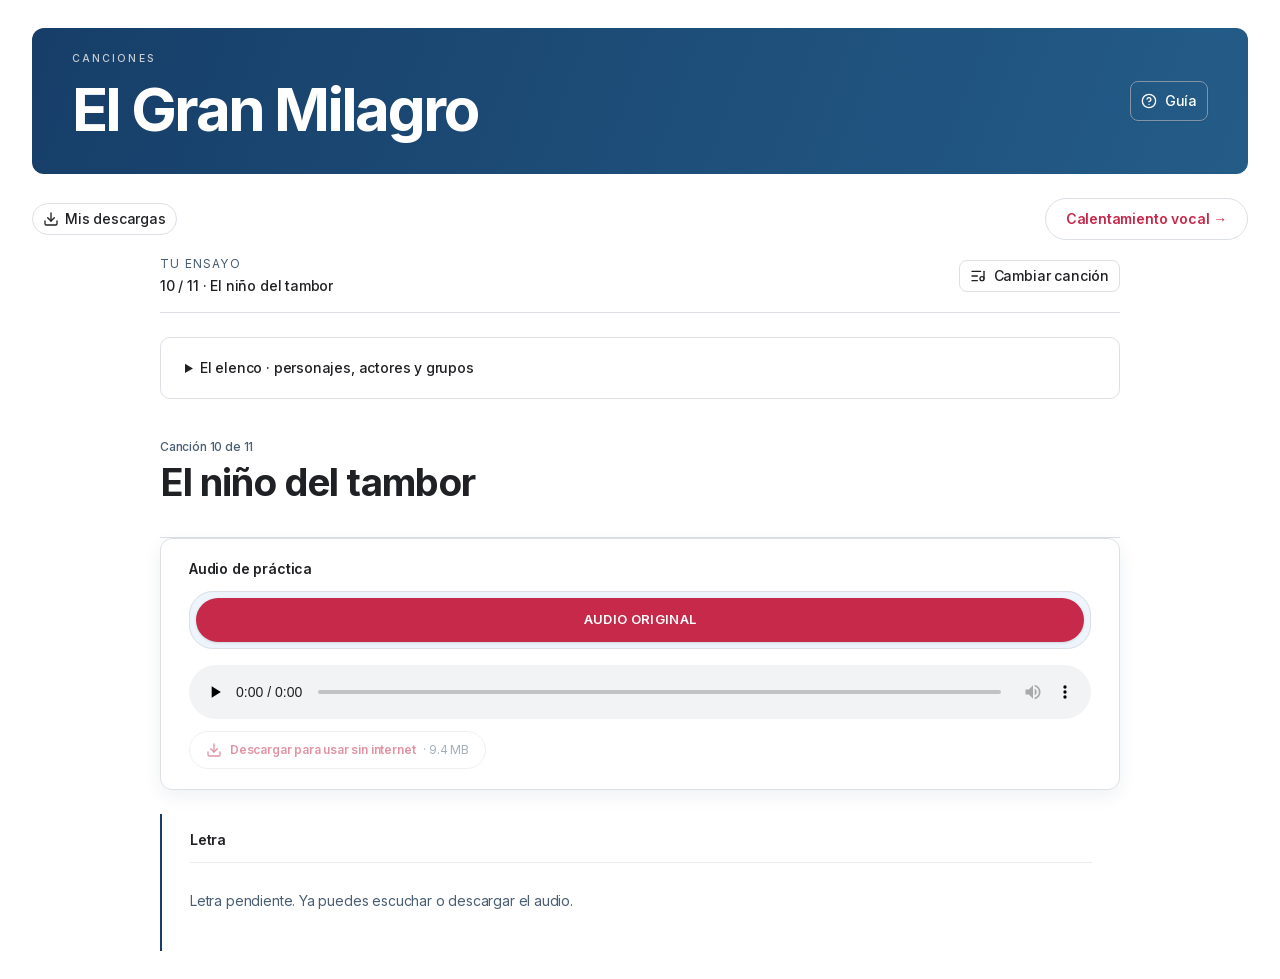
<file: canciones/el-nino-del-tambor.html>
<!DOCTYPE html><html lang="es"><head><meta charSet="utf-8"/><meta name="viewport" content="width=device-width, initial-scale=1, viewport-fit=cover, interactive-widget=resizes-content"/><link rel="stylesheet" href="/_next/static/css/index.BEedtvM-.css" data-rsc-css-href="/_next/static/css/index.BEedtvM-.css" data-precedence="vite-rsc/importer-resources"/><link rel="modulepreload" fetchPriority="low" href="/_next/static/chunks/index-CF-JqkEj.js"/><script src="/_next/static/chunks/rolldown-runtime-C60lm6uB.js" type="module" async=""></script><script src="/_next/static/chunks/framework-D_rUT4EX.js" type="module" async=""></script><link rel="modulepreload" href="/_next/static/chunks/layout-segment-context-BNFSuTp6.js" crossorigin=""/><link rel="modulepreload" href="/_next/static/chunks/offline-library-BIr3ytCa.js" crossorigin=""/><link rel="modulepreload" href="/_next/static/chunks/cloudflare-analytics-2VRtlP9g.js" crossorigin=""/><link rel="modulepreload" href="/_next/static/chunks/songbook-YNHt-U06.js" crossorigin=""/><title>El niño del tambor · El Gran Milagro</title><meta name="description" content="Aprende y practica las canciones de El Gran Milagro."/><meta name="application-name" content="Gran Milagro"/><link rel="icon" href="/icons/app-192.png"/><link rel="apple-touch-icon" href="/icons/app-180.png"/><link rel="manifest" href="/manifest.json"/><meta name="mobile-web-app-capable" content="yes"/><meta name="apple-mobile-web-app-title" content="Gran Milagro"/><meta name="apple-mobile-web-app-status-bar-style" content="default"/><meta name="theme-color" content="#163e68"/><script>Object.assign(((self[Symbol.for("vinext.navigationRuntime")]??={bootstrap:{routeManifest:null},functions:{}}).bootstrap.rsc??={rsc:[]}),{params:{"slug":"el-nino-del-tambor"},nav:{"pathname":"/canciones/el-nino-del-tambor","searchParams":[]}})</script><link rel="modulepreload" href="/_next/static/chunks/index-CF-JqkEj.js" />
<link rel="preload" href="/_next/static/_vinext_fonts/inter-0c6ec1a12c79/inter-1ab1ad55.woff2" as="font" type="font/woff2" crossorigin />
<link rel="preload" href="/_next/static/_vinext_fonts/geist-mono-00e989178794/geist-mono-013b2f2f.woff2" as="font" type="font/woff2" crossorigin />
<style data-vinext-fonts>/* cyrillic-ext */
@font-face {
  font-family: 'Inter';
  font-style: normal;
  font-weight: 400;
  font-display: swap;
  src: url(/_next/static/_vinext_fonts/inter-0c6ec1a12c79/inter-7249155f.woff2) format('woff2');
  unicode-range: U+0460-052F, U+1C80-1C8A, U+20B4, U+2DE0-2DFF, U+A640-A69F, U+FE2E-FE2F;
}
/* cyrillic */
@font-face {
  font-family: 'Inter';
  font-style: normal;
  font-weight: 400;
  font-display: swap;
  src: url(/_next/static/_vinext_fonts/inter-0c6ec1a12c79/inter-e34c5f1b.woff2) format('woff2');
  unicode-range: U+0301, U+0400-045F, U+0490-0491, U+04B0-04B1, U+2116;
}
/* greek-ext */
@font-face {
  font-family: 'Inter';
  font-style: normal;
  font-weight: 400;
  font-display: swap;
  src: url(/_next/static/_vinext_fonts/inter-0c6ec1a12c79/inter-6e1a6b2b.woff2) format('woff2');
  unicode-range: U+1F00-1FFF;
}
/* greek */
@font-face {
  font-family: 'Inter';
  font-style: normal;
  font-weight: 400;
  font-display: swap;
  src: url(/_next/static/_vinext_fonts/inter-0c6ec1a12c79/inter-656bbed6.woff2) format('woff2');
  unicode-range: U+0370-0377, U+037A-037F, U+0384-038A, U+038C, U+038E-03A1, U+03A3-03FF;
}
/* vietnamese */
@font-face {
  font-family: 'Inter';
  font-style: normal;
  font-weight: 400;
  font-display: swap;
  src: url(/_next/static/_vinext_fonts/inter-0c6ec1a12c79/inter-fc83e075.woff2) format('woff2');
  unicode-range: U+0102-0103, U+0110-0111, U+0128-0129, U+0168-0169, U+01A0-01A1, U+01AF-01B0, U+0300-0301, U+0303-0304, U+0308-0309, U+0323, U+0329, U+1EA0-1EF9, U+20AB;
}
/* latin-ext */
@font-face {
  font-family: 'Inter';
  font-style: normal;
  font-weight: 400;
  font-display: swap;
  src: url(/_next/static/_vinext_fonts/inter-0c6ec1a12c79/inter-749a3084.woff2) format('woff2');
  unicode-range: U+0100-02BA, U+02BD-02C5, U+02C7-02CC, U+02CE-02D7, U+02DD-02FF, U+0304, U+0308, U+0329, U+1D00-1DBF, U+1E00-1E9F, U+1EF2-1EFF, U+2020, U+20A0-20AB, U+20AD-20C0, U+2113, U+2C60-2C7F, U+A720-A7FF;
}
/* latin */
@font-face {
  font-family: 'Inter';
  font-style: normal;
  font-weight: 400;
  font-display: swap;
  src: url(/_next/static/_vinext_fonts/inter-0c6ec1a12c79/inter-1ab1ad55.woff2) format('woff2');
  unicode-range: U+0000-00FF, U+0131, U+0152-0153, U+02BB-02BC, U+02C6, U+02DA, U+02DC, U+0304, U+0308, U+0329, U+2000-206F, U+20AC, U+2122, U+2191, U+2193, U+2212, U+2215, U+FEFF, U+FFFD;
}
/* cyrillic-ext */
@font-face {
  font-family: 'Inter';
  font-style: normal;
  font-weight: 500;
  font-display: swap;
  src: url(/_next/static/_vinext_fonts/inter-0c6ec1a12c79/inter-7249155f.woff2) format('woff2');
  unicode-range: U+0460-052F, U+1C80-1C8A, U+20B4, U+2DE0-2DFF, U+A640-A69F, U+FE2E-FE2F;
}
/* cyrillic */
@font-face {
  font-family: 'Inter';
  font-style: normal;
  font-weight: 500;
  font-display: swap;
  src: url(/_next/static/_vinext_fonts/inter-0c6ec1a12c79/inter-e34c5f1b.woff2) format('woff2');
  unicode-range: U+0301, U+0400-045F, U+0490-0491, U+04B0-04B1, U+2116;
}
/* greek-ext */
@font-face {
  font-family: 'Inter';
  font-style: normal;
  font-weight: 500;
  font-display: swap;
  src: url(/_next/static/_vinext_fonts/inter-0c6ec1a12c79/inter-6e1a6b2b.woff2) format('woff2');
  unicode-range: U+1F00-1FFF;
}
/* greek */
@font-face {
  font-family: 'Inter';
  font-style: normal;
  font-weight: 500;
  font-display: swap;
  src: url(/_next/static/_vinext_fonts/inter-0c6ec1a12c79/inter-656bbed6.woff2) format('woff2');
  unicode-range: U+0370-0377, U+037A-037F, U+0384-038A, U+038C, U+038E-03A1, U+03A3-03FF;
}
/* vietnamese */
@font-face {
  font-family: 'Inter';
  font-style: normal;
  font-weight: 500;
  font-display: swap;
  src: url(/_next/static/_vinext_fonts/inter-0c6ec1a12c79/inter-fc83e075.woff2) format('woff2');
  unicode-range: U+0102-0103, U+0110-0111, U+0128-0129, U+0168-0169, U+01A0-01A1, U+01AF-01B0, U+0300-0301, U+0303-0304, U+0308-0309, U+0323, U+0329, U+1EA0-1EF9, U+20AB;
}
/* latin-ext */
@font-face {
  font-family: 'Inter';
  font-style: normal;
  font-weight: 500;
  font-display: swap;
  src: url(/_next/static/_vinext_fonts/inter-0c6ec1a12c79/inter-749a3084.woff2) format('woff2');
  unicode-range: U+0100-02BA, U+02BD-02C5, U+02C7-02CC, U+02CE-02D7, U+02DD-02FF, U+0304, U+0308, U+0329, U+1D00-1DBF, U+1E00-1E9F, U+1EF2-1EFF, U+2020, U+20A0-20AB, U+20AD-20C0, U+2113, U+2C60-2C7F, U+A720-A7FF;
}
/* latin */
@font-face {
  font-family: 'Inter';
  font-style: normal;
  font-weight: 500;
  font-display: swap;
  src: url(/_next/static/_vinext_fonts/inter-0c6ec1a12c79/inter-1ab1ad55.woff2) format('woff2');
  unicode-range: U+0000-00FF, U+0131, U+0152-0153, U+02BB-02BC, U+02C6, U+02DA, U+02DC, U+0304, U+0308, U+0329, U+2000-206F, U+20AC, U+2122, U+2191, U+2193, U+2212, U+2215, U+FEFF, U+FFFD;
}
/* cyrillic-ext */
@font-face {
  font-family: 'Inter';
  font-style: normal;
  font-weight: 600;
  font-display: swap;
  src: url(/_next/static/_vinext_fonts/inter-0c6ec1a12c79/inter-7249155f.woff2) format('woff2');
  unicode-range: U+0460-052F, U+1C80-1C8A, U+20B4, U+2DE0-2DFF, U+A640-A69F, U+FE2E-FE2F;
}
/* cyrillic */
@font-face {
  font-family: 'Inter';
  font-style: normal;
  font-weight: 600;
  font-display: swap;
  src: url(/_next/static/_vinext_fonts/inter-0c6ec1a12c79/inter-e34c5f1b.woff2) format('woff2');
  unicode-range: U+0301, U+0400-045F, U+0490-0491, U+04B0-04B1, U+2116;
}
/* greek-ext */
@font-face {
  font-family: 'Inter';
  font-style: normal;
  font-weight: 600;
  font-display: swap;
  src: url(/_next/static/_vinext_fonts/inter-0c6ec1a12c79/inter-6e1a6b2b.woff2) format('woff2');
  unicode-range: U+1F00-1FFF;
}
/* greek */
@font-face {
  font-family: 'Inter';
  font-style: normal;
  font-weight: 600;
  font-display: swap;
  src: url(/_next/static/_vinext_fonts/inter-0c6ec1a12c79/inter-656bbed6.woff2) format('woff2');
  unicode-range: U+0370-0377, U+037A-037F, U+0384-038A, U+038C, U+038E-03A1, U+03A3-03FF;
}
/* vietnamese */
@font-face {
  font-family: 'Inter';
  font-style: normal;
  font-weight: 600;
  font-display: swap;
  src: url(/_next/static/_vinext_fonts/inter-0c6ec1a12c79/inter-fc83e075.woff2) format('woff2');
  unicode-range: U+0102-0103, U+0110-0111, U+0128-0129, U+0168-0169, U+01A0-01A1, U+01AF-01B0, U+0300-0301, U+0303-0304, U+0308-0309, U+0323, U+0329, U+1EA0-1EF9, U+20AB;
}
/* latin-ext */
@font-face {
  font-family: 'Inter';
  font-style: normal;
  font-weight: 600;
  font-display: swap;
  src: url(/_next/static/_vinext_fonts/inter-0c6ec1a12c79/inter-749a3084.woff2) format('woff2');
  unicode-range: U+0100-02BA, U+02BD-02C5, U+02C7-02CC, U+02CE-02D7, U+02DD-02FF, U+0304, U+0308, U+0329, U+1D00-1DBF, U+1E00-1E9F, U+1EF2-1EFF, U+2020, U+20A0-20AB, U+20AD-20C0, U+2113, U+2C60-2C7F, U+A720-A7FF;
}
/* latin */
@font-face {
  font-family: 'Inter';
  font-style: normal;
  font-weight: 600;
  font-display: swap;
  src: url(/_next/static/_vinext_fonts/inter-0c6ec1a12c79/inter-1ab1ad55.woff2) format('woff2');
  unicode-range: U+0000-00FF, U+0131, U+0152-0153, U+02BB-02BC, U+02C6, U+02DA, U+02DC, U+0304, U+0308, U+0329, U+2000-206F, U+20AC, U+2122, U+2191, U+2193, U+2212, U+2215, U+FEFF, U+FFFD;
}
/* cyrillic-ext */
@font-face {
  font-family: 'Inter';
  font-style: normal;
  font-weight: 700;
  font-display: swap;
  src: url(/_next/static/_vinext_fonts/inter-0c6ec1a12c79/inter-7249155f.woff2) format('woff2');
  unicode-range: U+0460-052F, U+1C80-1C8A, U+20B4, U+2DE0-2DFF, U+A640-A69F, U+FE2E-FE2F;
}
/* cyrillic */
@font-face {
  font-family: 'Inter';
  font-style: normal;
  font-weight: 700;
  font-display: swap;
  src: url(/_next/static/_vinext_fonts/inter-0c6ec1a12c79/inter-e34c5f1b.woff2) format('woff2');
  unicode-range: U+0301, U+0400-045F, U+0490-0491, U+04B0-04B1, U+2116;
}
/* greek-ext */
@font-face {
  font-family: 'Inter';
  font-style: normal;
  font-weight: 700;
  font-display: swap;
  src: url(/_next/static/_vinext_fonts/inter-0c6ec1a12c79/inter-6e1a6b2b.woff2) format('woff2');
  unicode-range: U+1F00-1FFF;
}
/* greek */
@font-face {
  font-family: 'Inter';
  font-style: normal;
  font-weight: 700;
  font-display: swap;
  src: url(/_next/static/_vinext_fonts/inter-0c6ec1a12c79/inter-656bbed6.woff2) format('woff2');
  unicode-range: U+0370-0377, U+037A-037F, U+0384-038A, U+038C, U+038E-03A1, U+03A3-03FF;
}
/* vietnamese */
@font-face {
  font-family: 'Inter';
  font-style: normal;
  font-weight: 700;
  font-display: swap;
  src: url(/_next/static/_vinext_fonts/inter-0c6ec1a12c79/inter-fc83e075.woff2) format('woff2');
  unicode-range: U+0102-0103, U+0110-0111, U+0128-0129, U+0168-0169, U+01A0-01A1, U+01AF-01B0, U+0300-0301, U+0303-0304, U+0308-0309, U+0323, U+0329, U+1EA0-1EF9, U+20AB;
}
/* latin-ext */
@font-face {
  font-family: 'Inter';
  font-style: normal;
  font-weight: 700;
  font-display: swap;
  src: url(/_next/static/_vinext_fonts/inter-0c6ec1a12c79/inter-749a3084.woff2) format('woff2');
  unicode-range: U+0100-02BA, U+02BD-02C5, U+02C7-02CC, U+02CE-02D7, U+02DD-02FF, U+0304, U+0308, U+0329, U+1D00-1DBF, U+1E00-1E9F, U+1EF2-1EFF, U+2020, U+20A0-20AB, U+20AD-20C0, U+2113, U+2C60-2C7F, U+A720-A7FF;
}
/* latin */
@font-face {
  font-family: 'Inter';
  font-style: normal;
  font-weight: 700;
  font-display: swap;
  src: url(/_next/static/_vinext_fonts/inter-0c6ec1a12c79/inter-1ab1ad55.woff2) format('woff2');
  unicode-range: U+0000-00FF, U+0131, U+0152-0153, U+02BB-02BC, U+02C6, U+02DA, U+02DC, U+0304, U+0308, U+0329, U+2000-206F, U+20AC, U+2122, U+2191, U+2193, U+2212, U+2215, U+FEFF, U+FFFD;
}

@font-face {
  font-family: 'Inter Fallback';
  src: local("Arial");
  ascent-override: 90.44%;
  descent-override: 22.52%;
  line-gap-override: 0.00%;
  size-adjust: 107.12%;
}

.__font_inter_1o594yd { font-family: 'Inter', 'Inter Fallback'; font-style: normal; }

.__variable_inter_1o594yd { --font-inter: 'Inter', 'Inter Fallback'; }

/* cyrillic-ext */
@font-face {
  font-family: 'Geist Mono';
  font-style: normal;
  font-weight: 100 900;
  font-display: swap;
  src: url(/_next/static/_vinext_fonts/geist-mono-00e989178794/geist-mono-f6b33328.woff2) format('woff2');
  unicode-range: U+0460-052F, U+1C80-1C8A, U+20B4, U+2DE0-2DFF, U+A640-A69F, U+FE2E-FE2F;
}
/* cyrillic */
@font-face {
  font-family: 'Geist Mono';
  font-style: normal;
  font-weight: 100 900;
  font-display: swap;
  src: url(/_next/static/_vinext_fonts/geist-mono-00e989178794/geist-mono-44e03052.woff2) format('woff2');
  unicode-range: U+0301, U+0400-045F, U+0490-0491, U+04B0-04B1, U+2116;
}
/* symbols2 */
@font-face {
  font-family: 'Geist Mono';
  font-style: normal;
  font-weight: 100 900;
  font-display: swap;
  src: url(/_next/static/_vinext_fonts/geist-mono-00e989178794/geist-mono-0638449e.woff2) format('woff2');
  unicode-range: U+2000-2001, U+2004-2008, U+200A, U+23B8-23BD, U+2500-259F;
}
/* vietnamese */
@font-face {
  font-family: 'Geist Mono';
  font-style: normal;
  font-weight: 100 900;
  font-display: swap;
  src: url(/_next/static/_vinext_fonts/geist-mono-00e989178794/geist-mono-971fb274.woff2) format('woff2');
  unicode-range: U+0102-0103, U+0110-0111, U+0128-0129, U+0168-0169, U+01A0-01A1, U+01AF-01B0, U+0300-0301, U+0303-0304, U+0308-0309, U+0323, U+0329, U+1EA0-1EF9, U+20AB;
}
/* latin-ext */
@font-face {
  font-family: 'Geist Mono';
  font-style: normal;
  font-weight: 100 900;
  font-display: swap;
  src: url(/_next/static/_vinext_fonts/geist-mono-00e989178794/geist-mono-44745446.woff2) format('woff2');
  unicode-range: U+0100-02BA, U+02BD-02C5, U+02C7-02CC, U+02CE-02D7, U+02DD-02FF, U+0304, U+0308, U+0329, U+1D00-1DBF, U+1E00-1E9F, U+1EF2-1EFF, U+2020, U+20A0-20AB, U+20AD-20C0, U+2113, U+2C60-2C7F, U+A720-A7FF;
}
/* latin */
@font-face {
  font-family: 'Geist Mono';
  font-style: normal;
  font-weight: 100 900;
  font-display: swap;
  src: url(/_next/static/_vinext_fonts/geist-mono-00e989178794/geist-mono-013b2f2f.woff2) format('woff2');
  unicode-range: U+0000-00FF, U+0131, U+0152-0153, U+02BB-02BC, U+02C6, U+02DA, U+02DC, U+0304, U+0308, U+0329, U+2000-206F, U+20AC, U+2122, U+2191, U+2193, U+2212, U+2215, U+FEFF, U+FFFD;
}

@font-face {
  font-family: 'Geist Mono Fallback';
  src: local("Arial");
  ascent-override: 74.67%;
  descent-override: 21.92%;
  line-gap-override: 0.00%;
  size-adjust: 134.59%;
}

.__font_geist_mono_1001rt9 { font-family: 'Geist Mono', 'Geist Mono Fallback'; font-style: normal; }

.__variable_geist_mono_1001rt9 { --font-geist-mono: 'Geist Mono', 'Geist Mono Fallback'; }
</style>
</head><body class="__variable_inter_1o594yd __variable_geist_mono_1001rt9"><main class="min-h-dvh bg-background px-4 py-5 text-foreground sm:px-6 lg:px-8 lg:py-7"><div class="mx-auto max-w-[1320px]"><header class="stage-header mb-5 flex items-center justify-between gap-4 lg:mb-6"><div><p class="mb-1 text-xs font-medium tracking-[0.02em] text-muted-foreground">Canciones</p><h1 class="text-2xl font-bold tracking-[-0.03em] sm:text-[28px]">El Gran Milagro</h1></div><button type="button" tabindex="0" data-slot="dialog-trigger" data-base-ui-click-trigger="" id="base-ui-_R_7oli_" aria-haspopup="dialog" aria-expanded="false" class="group/button inline-flex shrink-0 items-center justify-center rounded-lg border bg-clip-padding text-sm font-medium whitespace-nowrap transition-all outline-none select-none focus-visible:border-ring focus-visible:ring-3 focus-visible:ring-ring/50 active:not-aria-[haspopup]:translate-y-px disabled:pointer-events-none disabled:opacity-50 aria-invalid:border-destructive aria-invalid:ring-3 aria-invalid:ring-destructive/20 dark:aria-invalid:border-destructive/50 dark:aria-invalid:ring-destructive/40 [&amp;_svg]:pointer-events-none [&amp;_svg]:shrink-0 [&amp;_svg:not([class*=&#x27;size-&#x27;])]:size-4 border-border hover:bg-muted hover:text-foreground aria-expanded:bg-muted aria-expanded:text-foreground dark:border-input dark:bg-input/30 dark:hover:bg-input/50 px-2.5 has-data-[icon=inline-end]:pr-2 has-data-[icon=inline-start]:pl-2 h-10 gap-2 bg-card shadow-xs"><svg xmlns="http://www.w3.org/2000/svg" width="24" height="24" viewBox="0 0 24 24" fill="none" stroke="currentColor" stroke-width="2" stroke-linecap="round" stroke-linejoin="round" class="lucide lucide-circle-question-mark" aria-hidden="true"><circle cx="12" cy="12" r="10"></circle><path d="M9.09 9a3 3 0 0 1 5.83 1c0 2-3 3-3 3"></path><path d="M12 17h.01"></path></svg><span class="hidden sm:inline">Guía</span></button></header><div class="mt-5 flex flex-wrap items-center justify-between gap-3"><div class="flex flex-wrap items-center gap-3"><button type="button" tabindex="0" data-slot="dialog-trigger" data-base-ui-click-trigger="" id="base-ui-_R_ul5i_" aria-haspopup="dialog" aria-expanded="false" class="group/button inline-flex shrink-0 items-center justify-center border bg-clip-padding text-sm font-medium whitespace-nowrap transition-all outline-none select-none focus-visible:border-ring focus-visible:ring-3 focus-visible:ring-ring/50 active:not-aria-[haspopup]:translate-y-px disabled:pointer-events-none disabled:opacity-50 aria-invalid:border-destructive aria-invalid:ring-3 aria-invalid:ring-destructive/20 dark:aria-invalid:border-destructive/50 dark:aria-invalid:ring-destructive/40 [&amp;_svg]:pointer-events-none [&amp;_svg]:shrink-0 [&amp;_svg:not([class*=&#x27;size-&#x27;])]:size-4 border-border bg-background hover:bg-muted hover:text-foreground aria-expanded:bg-muted aria-expanded:text-foreground dark:border-input dark:bg-input/30 dark:hover:bg-input/50 h-8 gap-1.5 px-2.5 has-data-[icon=inline-end]:pr-2 has-data-[icon=inline-start]:pl-2 rounded-full"><svg xmlns="http://www.w3.org/2000/svg" width="24" height="24" viewBox="0 0 24 24" fill="none" stroke="currentColor" stroke-width="2" stroke-linecap="round" stroke-linejoin="round" class="lucide lucide-download size-4" aria-hidden="true"><path d="M12 15V3"></path><path d="M21 15v4a2 2 0 0 1-2 2H5a2 2 0 0 1-2-2v-4"></path><path d="m7 10 5 5 5-5"></path></svg>Mis descargas</button></div><a href="/calentamiento" class="rounded-full border bg-card px-5 py-2.5 text-sm font-semibold text-primary transition-colors hover:bg-secondary">Calentamiento vocal →</a></div><nav class="song-navigation" aria-label="Navegación de canciones"><div class="min-w-0"><p class="text-xs uppercase tracking-widest text-muted-foreground">Tu ensayo</p><p class="mt-1 truncate text-sm font-medium">10<!-- --> / <!-- -->11<!-- --> · <!-- -->El niño del tambor</p></div><button type="button" tabindex="0" data-slot="dialog-trigger" data-base-ui-click-trigger="" id="base-ui-_R_7pli_" aria-haspopup="dialog" aria-expanded="false" class="group/button inline-flex items-center justify-center rounded-lg border bg-clip-padding text-sm font-medium whitespace-nowrap transition-all outline-none select-none focus-visible:border-ring focus-visible:ring-3 focus-visible:ring-ring/50 active:not-aria-[haspopup]:translate-y-px disabled:pointer-events-none disabled:opacity-50 aria-invalid:border-destructive aria-invalid:ring-3 aria-invalid:ring-destructive/20 dark:aria-invalid:border-destructive/50 dark:aria-invalid:ring-destructive/40 [&amp;_svg]:pointer-events-none [&amp;_svg]:shrink-0 [&amp;_svg:not([class*=&#x27;size-&#x27;])]:size-4 border-border bg-background hover:bg-muted hover:text-foreground aria-expanded:bg-muted aria-expanded:text-foreground dark:border-input dark:bg-input/30 dark:hover:bg-input/50 h-8 px-2.5 has-data-[icon=inline-end]:pr-2 has-data-[icon=inline-start]:pl-2 shrink-0 gap-2"><svg xmlns="http://www.w3.org/2000/svg" width="24" height="24" viewBox="0 0 24 24" fill="none" stroke="currentColor" stroke-width="2" stroke-linecap="round" stroke-linejoin="round" class="lucide lucide-list-music size-4" aria-hidden="true"><path d="M16 5H3"></path><path d="M11 12H3"></path><path d="M11 19H3"></path><path d="M21 16V5"></path><circle cx="18" cy="16" r="3"></circle></svg>Cambiar canción</button></nav><div class="mx-auto max-w-[960px]"><details class="mb-4 rounded-xl border bg-card px-5 py-5 text-sm sm:px-6"><summary class="cursor-pointer font-medium">El elenco · personajes, actores y grupos</summary><dl class="mt-5 grid gap-4 sm:grid-cols-2"><div class="flex gap-3"><span aria-hidden="true" class="mt-1.5 size-2 shrink-0 rounded-full" style="background-color:#D99B16"></span><div><dt class="font-semibold">María adulta</dt><dd class="text-muted-foreground"></dd></div></div><div class="flex gap-3"><span aria-hidden="true" class="mt-1.5 size-2 shrink-0 rounded-full" style="background-color:#249AC5"></span><div><dt class="font-semibold">José adulto</dt><dd class="text-muted-foreground"></dd></div></div><div class="flex gap-3"><span aria-hidden="true" class="mt-1.5 size-2 shrink-0 rounded-full" style="background-color:#8855B9"></span><div><dt class="font-semibold">Malabarista</dt><dd class="text-muted-foreground"></dd></div></div><div class="flex gap-3"><span aria-hidden="true" class="mt-1.5 size-2 shrink-0 rounded-full" style="background-color:#689E38"></span><div><dt class="font-semibold">Equilibrista</dt><dd class="text-muted-foreground"></dd></div></div><div class="flex gap-3"><span aria-hidden="true" class="mt-1.5 size-2 shrink-0 rounded-full" style="background-color:#E7824C"></span><div><dt class="font-semibold">María niña</dt><dd class="text-muted-foreground"></dd></div></div><div class="flex gap-3"><span aria-hidden="true" class="mt-1.5 size-2 shrink-0 rounded-full" style="background-color:#14A881"></span><div><dt class="font-semibold">José niño</dt><dd class="text-muted-foreground"></dd></div></div><div class="flex gap-3"><span aria-hidden="true" class="mt-1.5 size-2 shrink-0 rounded-full" style="background-color:#C84848"></span><div><dt class="font-semibold">Showman</dt><dd class="text-muted-foreground"></dd></div></div><div class="flex gap-3"><span aria-hidden="true" class="mt-1.5 size-2 shrink-0 rounded-full" style="background-color:#A83848"></span><div><dt class="font-semibold">Bufón</dt><dd class="text-muted-foreground"></dd></div></div><div class="flex gap-3"><span aria-hidden="true" class="mt-1.5 size-2 shrink-0 rounded-full" style="background-color:#39A4A5"></span><div><dt class="font-semibold">Amiga de María</dt><dd class="text-muted-foreground"></dd></div></div><div class="flex gap-3"><span aria-hidden="true" class="mt-1.5 size-2 shrink-0 rounded-full" style="background-color:#64889A"></span><div><dt class="font-semibold">Hombres</dt><dd class="text-muted-foreground"></dd></div></div><div class="flex gap-3"><span aria-hidden="true" class="mt-1.5 size-2 shrink-0 rounded-full" style="background-color:#986BB0"></span><div><dt class="font-semibold">Mujeres</dt><dd class="text-muted-foreground"></dd></div></div><div class="flex gap-3"><span aria-hidden="true" class="mt-1.5 size-2 shrink-0 rounded-full" style="background-color:#C16BB0"></span><div><dt class="font-semibold">Coro</dt><dd class="text-muted-foreground"></dd></div></div><div class="flex gap-3"><span aria-hidden="true" class="mt-1.5 size-2 shrink-0 rounded-full" style="background-color:#B9589F"></span><div><dt class="font-semibold">Coro 1</dt><dd class="text-muted-foreground"></dd></div></div><div class="flex gap-3"><span aria-hidden="true" class="mt-1.5 size-2 shrink-0 rounded-full" style="background-color:#9362B4"></span><div><dt class="font-semibold">Coro 2</dt><dd class="text-muted-foreground"></dd></div></div><div class="flex gap-3"><span aria-hidden="true" class="mt-1.5 size-2 shrink-0 rounded-full" style="background-color:#8B7295"></span><div><dt class="font-semibold">Todos</dt><dd class="text-muted-foreground"></dd></div></div></dl></details><section class="song-sheet overflow-hidden rounded-xl border bg-card shadow-xs"><div class="border-b px-5 py-5 sm:px-6"><div class="flex flex-wrap items-start justify-between gap-4"><div><p class="text-xs font-medium text-muted-foreground">Canción <!-- -->10<!-- --> de <!-- -->11</p><h2 class="mt-1 text-xl font-bold tracking-[-0.025em] sm:text-2xl">El niño del tambor</h2></div></div></div><section class="border-b bg-muted/20 px-5 py-5 sm:px-7" aria-label="Audios de la canción"><div class="mb-4 space-y-3"><h3 class="text-sm font-semibold">Audio de práctica</h3><fieldset aria-label="Seleccionar voz" class="voice-selector flex min-w-0 flex-wrap gap-1 rounded-3xl border border-border bg-muted p-1.5"><button type="button" aria-pressed="true" class="min-h-11 flex-auto rounded-full px-4 py-2.5 text-xs font-semibold uppercase tracking-wide transition-colors focus-visible:outline-none focus-visible:ring-2 focus-visible:ring-primary focus-visible:ring-offset-2 sm:text-[13px] bg-primary text-white shadow-sm">Audio original</button></fieldset></div><audio controls="" preload="none" src="/audio/song-12/el-nino-del-tambor.mp3" class="w-full" aria-label="Audio: Audio original" aria-describedby="lyrics-heading"></audio><div class="mt-3 space-y-2 text-xs"><button type="button" disabled="" class="inline-flex items-center gap-2 rounded-full border bg-card px-4 py-2.5 font-semibold text-primary disabled:opacity-50"><svg xmlns="http://www.w3.org/2000/svg" width="24" height="24" viewBox="0 0 24 24" fill="none" stroke="currentColor" stroke-width="2" stroke-linecap="round" stroke-linejoin="round" class="lucide lucide-download size-4" aria-hidden="true"><path d="M12 15V3"></path><path d="M21 15v4a2 2 0 0 1-2 2H5a2 2 0 0 1-2-2v-4"></path><path d="m7 10 5 5 5-5"></path></svg>Descargar para usar sin internet <span class="font-normal text-muted-foreground">· <!-- -->9.4 MB</span></button></div></section><section class="px-5 pb-8 pt-4 sm:px-7 sm:pb-10" aria-labelledby="lyrics-heading"><div class="mb-7 flex items-center justify-between gap-3 border-b border-border/60 pb-3"><h3 id="lyrics-heading" class="text-sm font-semibold">Letra</h3></div><div><div data-timing-audio="" class="max-w-[65ch] text-left text-[16px] leading-[1.85] text-zinc-800 sm:text-[17px]"><p class="text-sm text-muted-foreground">Letra pendiente. Ya puedes escuchar o descargar el audio.</p></div></div></section></section></div></div></main><script type="module" src="/_next/static/chunks/index-CF-JqkEj.js" id="_R_" async=""></script><script>((self[Symbol.for("vinext.navigationRuntime")]??={bootstrap:{routeManifest:null},functions:{}}).bootstrap.rsc??={rsc:[]}).rsc.push("0:{\"page:/canciones/el-nino-del-tambor\":\"$L1\",\"layout:/\":\"$L2\",\"route:/canciones/el-nino-del-tambor\":\"$L3\",\"__route\":\"route:/canciones/el-nino-del-tambor\",\"__interceptionContext\":null,\"__layoutIds\":[\"layout:/\"],\"__rootLayout\":\"/\",\"__bfcacheSegmentIdentities\":{\"layout:/\":\"[\\\"layout\\\",\\\"layout:/\\\",\\\"root-boundary:/\\\",\\\"\\\"]\",\"page:/canciones/el-nino-del-tambor\":\"[\\\"page\\\",\\\"page:/canciones/:slug\\\",\\\"root-boundary:/\\\",\\\"[\\\\\\\"canciones\\\\\\\",\\\\\\\"slug|el-nino-del-tambor|d\\\\\\\"]\\\"]\"},\"__srcPage\":[\"canciones\",\"[slug]\",\"page\"],\"__layoutFlags\":{\"layout:/\":\"s\"},\"__artifactCompatibility\":{\"schemaVersion\":1,\"graphVersion\":\"app-route-graph:719d7efc953ce9a0\",\"deploymentVersion\":\"0b2941ea-629c-4f3f-9fec-24be850fd952\",\"appElementsSchemaVersion\":1,\"rscPayloadSchemaVersion\":1,\"rootBoundaryId\":\"/\",\"renderEpoch\":null}}\n")</script><script>((self[Symbol.for("vinext.navigationRuntime")]??={bootstrap:{routeManifest:null},functions:{}}).bootstrap.rsc??={rsc:[]}).rsc.push("4:I[\"e89d6a3ac301\",[],\"OfflineProvider\",1]\n")</script><script>((self[Symbol.for("vinext.navigationRuntime")]??={bootstrap:{routeManifest:null},functions:{}}).bootstrap.rsc??={rsc:[]}).rsc.push("5:I[\"8c0f216c4604\",[],\"Children\",1]\n")</script><script>((self[Symbol.for("vinext.navigationRuntime")]??={bootstrap:{routeManifest:null},functions:{}}).bootstrap.rsc??={rsc:[]}).rsc.push("6:I[\"70b75667c4b0\",[],\"CloudflareAnalytics\",1]\n")</script><script>((self[Symbol.for("vinext.navigationRuntime")]??={bootstrap:{routeManifest:null},functions:{}}).bootstrap.rsc??={rsc:[]}).rsc.push("7:I[\"593f344dc510\",[],\"GlobalErrorBoundary\",1]\n")</script><script>((self[Symbol.for("vinext.navigationRuntime")]??={bootstrap:{routeManifest:null},functions:{}}).bootstrap.rsc??={rsc:[]}).rsc.push("8:I[\"0b874ad30386\",[],\"default\",1]\n")</script><script>((self[Symbol.for("vinext.navigationRuntime")]??={bootstrap:{routeManifest:null},functions:{}}).bootstrap.rsc??={rsc:[]}).rsc.push("9:I[\"593f344dc510\",[],\"ErrorBoundary\",1]\n")</script><script>((self[Symbol.for("vinext.navigationRuntime")]??={bootstrap:{routeManifest:null},functions:{}}).bootstrap.rsc??={rsc:[]}).rsc.push("a:I[\"15c18cfaeeff\",[],\"LayoutSegmentProvider\",1]\n")</script><script>((self[Symbol.for("vinext.navigationRuntime")]??={bootstrap:{routeManifest:null},functions:{}}).bootstrap.rsc??={rsc:[]}).rsc.push("b:I[\"8c0f216c4604\",[],\"Slot\",1]\n")</script><script>((self[Symbol.for("vinext.navigationRuntime")]??={bootstrap:{routeManifest:null},functions:{}}).bootstrap.rsc??={rsc:[]}).rsc.push("c:I[\"593f344dc510\",[],\"NotFoundBoundary\",1]\n")</script><script>((self[Symbol.for("vinext.navigationRuntime")]??={bootstrap:{routeManifest:null},functions:{}}).bootstrap.rsc??={rsc:[]}).rsc.push("d:I[\"9276801271d6\",[],\"AppRouterScrollTarget\",1]\n")</script><script>((self[Symbol.for("vinext.navigationRuntime")]??={bootstrap:{routeManifest:null},functions:{}}).bootstrap.rsc??={rsc:[]}).rsc.push("e:I[\"593f344dc510\",[],\"RedirectBoundary\",1]\n")</script><script>((self[Symbol.for("vinext.navigationRuntime")]??={bootstrap:{routeManifest:null},functions:{}}).bootstrap.rsc??={rsc:[]}).rsc.push(":HL[\"/_next/static/css/index.BEedtvM-.css\",\"style\"     ]\n")</script><script>((self[Symbol.for("vinext.navigationRuntime")]??={bootstrap:{routeManifest:null},functions:{}}).bootstrap.rsc??={rsc:[]}).rsc.push("2:[[[\"$\",\"link\",\"css:/_next/static/css/index.BEedtvM-.css\",{\"rel\":\"stylesheet\",\"precedence\":\"vite-rsc/importer-resources\",\"href\":\"/_next/static/css/index.BEedtvM-.css\",\"data-rsc-css-href\":\"/_next/static/css/index.BEedtvM-.css\"}],\"$undefined\"],[\"$\",\"html\",null,{\"lang\":\"es\",\"children\":[\"$\",\"body\",null,{\"className\":\"__variable_inter_1o594yd __variable_geist_mono_1001rt9\",\"children\":[[\"$\",\"$L4\",null,{\"children\":[\"$\",\"$L5\",null,{}]}],[\"$\",\"$L6\",null,{}]]}]}]]\n")</script><script>((self[Symbol.for("vinext.navigationRuntime")]??={bootstrap:{routeManifest:null},functions:{}}).bootstrap.rsc??={rsc:[]}).rsc.push("3:[[[\"$\",\"meta\",null,{\"charSet\":\"utf-8\"}],[[\"$\",\"title\",\"0\",{\"children\":\"El niño del tambor · El Gran Milagro\"}],[\"$\",\"meta\",\"1\",{\"name\":\"description\",\"content\":\"Aprende y practica las canciones de El Gran Milagro.\"}],[\"$\",\"meta\",\"2\",{\"name\":\"application-name\",\"content\":\"Gran Milagro\"}],[\"$\",\"link\",\"3\",{\"data-vinext-streamed-icon\":\"$undefined\",\"rel\":\"icon\",\"href\":\"/icons/app-192.png\",\"type\":\"$undefined\",\"sizes\":\"$undefined\",\"color\":\"$undefined\",\"media\":\"$undefined\",\"fetchPriority\":\"$undefined\"}],[\"$\",\"link\",\"4\",{\"data-vinext-streamed-icon\":\"$undefined\",\"rel\":\"apple-touch-icon\",\"href\":\"/icons/app-180.png\",\"type\":\"$undefined\",\"sizes\":\"$undefined\",\"color\":\"$undefined\",\"media\":\"$undefined\",\"fetchPriority\":\"$undefined\"}],[\"$\",\"link\",\"5\",{\"rel\":\"manifest\",\"href\":\"/manifest.json\"}],[\"$\",\"meta\",\"6\",{\"name\":\"mobile-web-app-capable\",\"content\":\"yes\"}],[\"$\",\"meta\",\"7\",{\"name\":\"apple-mobile-web-app-title\",\"content\":\"Gran Milagro\"}],[\"$\",\"meta\",\"8\",{\"name\":\"apple-mobile-web-app-status-bar-style\",\"content\":\"default\"}]],[[\"$\",\"meta\",\"0\",{\"name\":\"viewport\",\"content\":\"width=device-width, initial-scale=1, viewport-fit=cover, interactive-widget=resizes-content\"}],[\"$\",\"meta\",\"1\",{\"name\":\"theme-color\",\"content\":\"#163e68\"}]]],[\"$\",\"$L7\",null,{\"fallback\":\"$8\",\"children\":[\"$\",\"$L9\",null,{\"fallback\":\"$8\",\"children\":[\"$\",\"$La\",null,{\"providerId\":\"layout:/\",\"segmentMap\":{\"children\":[\"canciones\",\"el-nino-del-tambor\"]},\"children\":[\"$\",\"$Lb\",null,{\"id\":\"layout:/\",\"parallelSlots\":\"$undefined\",\"children\":[\"$\",\"$Lc\",null,{\"resetKey\":\"canciones\",\"fallback\":[[\"$\",\"title\",null,{\"children\":\"404: This page could not be found.\"}],[\"$\",\"div\",null,{\"style\":{\"fontFamily\":\"system-ui,\\\"Segoe UI\\\",Roboto,Helvetica,Arial,sans-serif,\\\"Apple Color Emoji\\\",\\\"Segoe UI Emoji\\\"\",\"height\":\"100vh\",\"textAlign\":\"center\",\"display\":\"flex\",\"flexDirection\":\"column\",\"alignItems\":\"center\",\"justifyContent\":\"center\"},\"children\":[\"$\",\"div\",null,{\"children\":[[\"$\",\"style\",null,{\"dangerouslySetInnerHTML\":{\"__html\":\"body{color:#000;background:#fff;margin:0}.next-error-h1{border-right:1px solid rgba(0,0,0,.3)}@media (prefers-color-scheme:dark){body{color:#fff;background:#000}.next-error-h1{border-right:1px solid rgba(255,255,255,.3)}}\"}}],[\"$\",\"h1\",null,{\"className\":\"next-error-h1\",\"style\":{\"display\":\"inline-block\",\"margin\":\"0 20px 0 0\",\"padding\":\"0 23px 0 0\",\"fontSize\":24,\"fontWeight\":500,\"verticalAlign\":\"top\",\"lineHeight\":\"49px\"},\"children\":404}],[\"$\",\"div\",null,{\"style\":{\"display\":\"inline-block\"},\"children\":[\"$\",\"h2\",null,{\"style\":{\"fontSize\":14,\"fontWeight\":400,\"lineHeight\":\"49px\",\"margin\":0},\"children\":\"This page could not be found.\"}]}]]}]}]],\"children\":[\"$\",\"$Ld\",null,{\"children\":[\"$\",\"$Le\",null,{\"children\":[[\"$\",\"$La\",null,{\"providerId\":\"page:/canciones/el-nino-del-tambor\",\"segmentMap\":{\"children\":[\"__PAGE__\"]},\"children\":[\"$\",\"$Lb\",null,{\"id\":\"page:/canciones/el-nino-del-tambor\"}]}],null]}]}]}]}]}]}]}],null,null]\n")</script><script>((self[Symbol.for("vinext.navigationRuntime")]??={bootstrap:{routeManifest:null},functions:{}}).bootstrap.rsc??={rsc:[]}).rsc.push("f:I[\"2ba2766584af\",[],\"default\",1]\n")</script><script>((self[Symbol.for("vinext.navigationRuntime")]??={bootstrap:{routeManifest:null},functions:{}}).bootstrap.rsc??={rsc:[]}).rsc.push("1:[\"$\",\"$Lf\",null,{\"initialSongId\":\"song-12\"}]\n")</script><script>Object.assign(((self[Symbol.for("vinext.navigationRuntime")]??={bootstrap:{routeManifest:null},functions:{}}).bootstrap.rsc??={rsc:[]}),{"initialCacheKind":"static"});((self[Symbol.for("vinext.navigationRuntime")]??={bootstrap:{routeManifest:null},functions:{}}).bootstrap.rsc??={rsc:[]}).done=true</script></body></html>
</file>
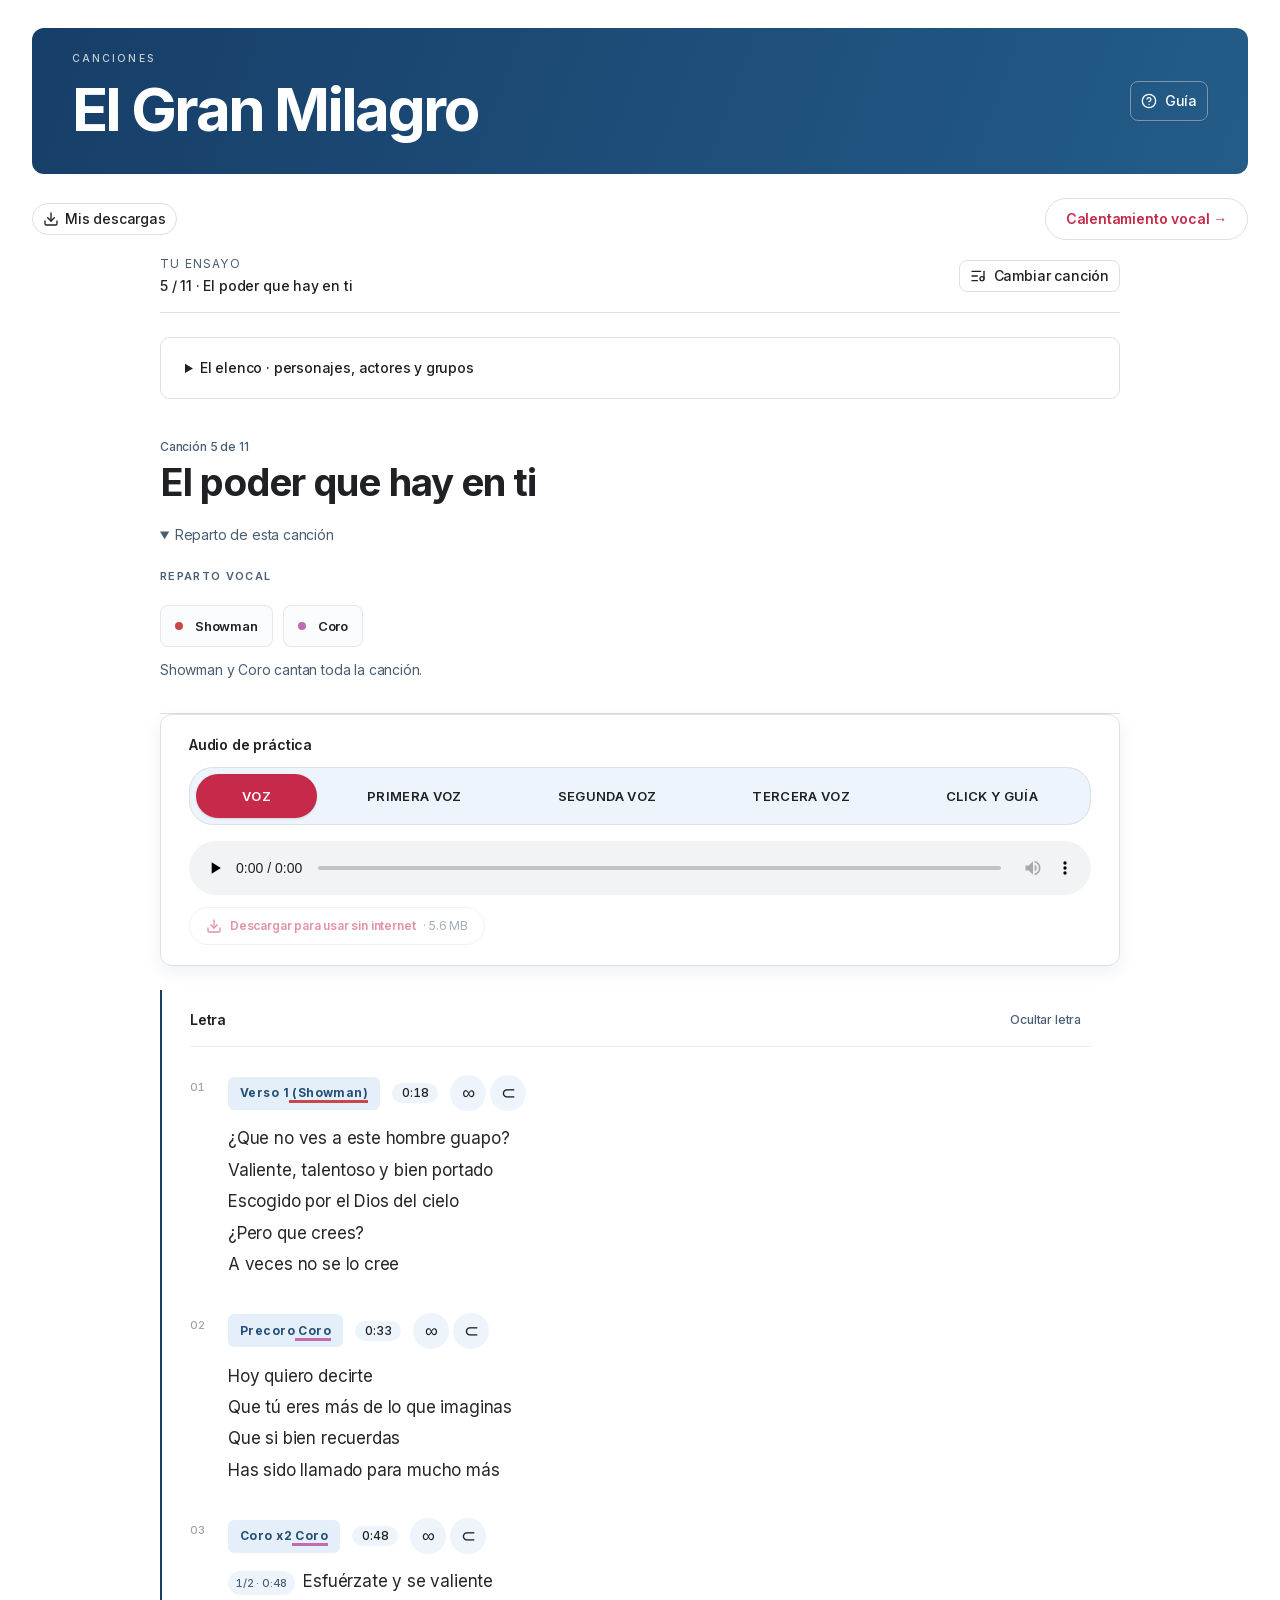
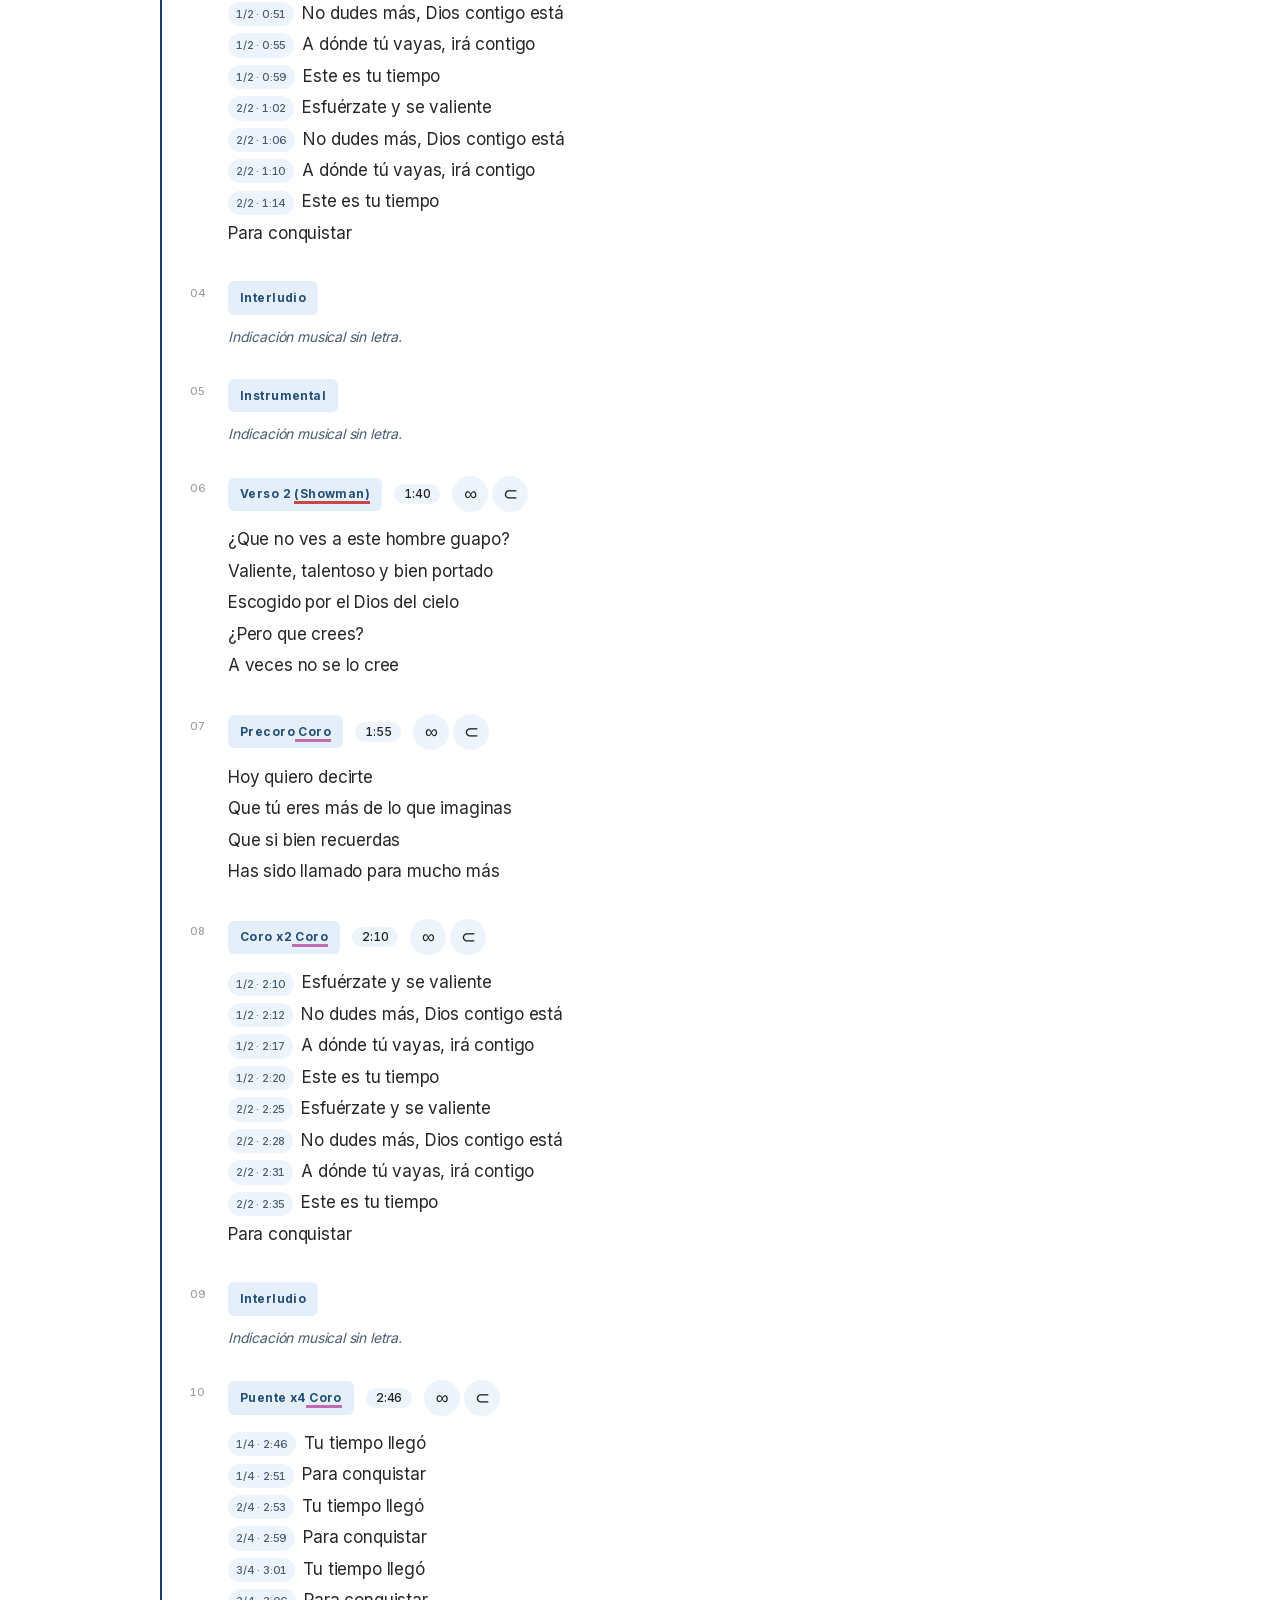
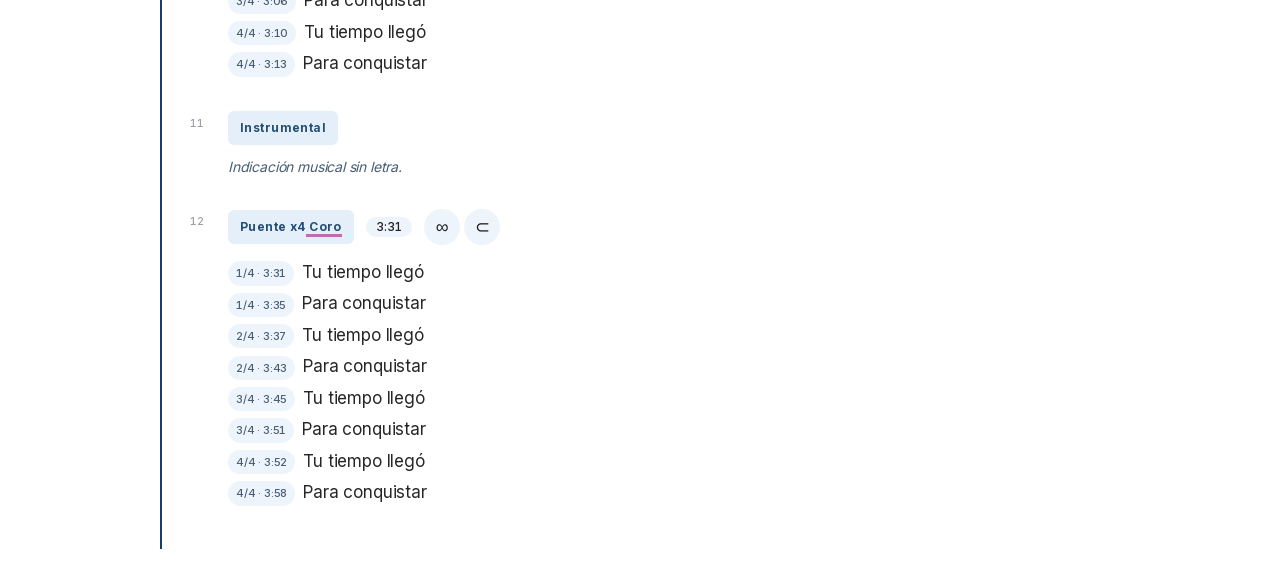
<file: canciones/el-poder-que-hay-en-ti.html>
<!DOCTYPE html><html lang="es"><head><meta charSet="utf-8"/><meta name="viewport" content="width=device-width, initial-scale=1, viewport-fit=cover, interactive-widget=resizes-content"/><link rel="stylesheet" href="/_next/static/css/index.BEedtvM-.css" data-rsc-css-href="/_next/static/css/index.BEedtvM-.css" data-precedence="vite-rsc/importer-resources"/><link rel="modulepreload" fetchPriority="low" href="/_next/static/chunks/index-CF-JqkEj.js"/><script src="/_next/static/chunks/rolldown-runtime-C60lm6uB.js" type="module" async=""></script><script src="/_next/static/chunks/framework-D_rUT4EX.js" type="module" async=""></script><link rel="modulepreload" href="/_next/static/chunks/layout-segment-context-BNFSuTp6.js" crossorigin=""/><link rel="modulepreload" href="/_next/static/chunks/offline-library-BIr3ytCa.js" crossorigin=""/><link rel="modulepreload" href="/_next/static/chunks/cloudflare-analytics-2VRtlP9g.js" crossorigin=""/><link rel="modulepreload" href="/_next/static/chunks/songbook-YNHt-U06.js" crossorigin=""/><title>El poder que hay en ti · El Gran Milagro</title><meta name="description" content="Aprende y practica las canciones de El Gran Milagro."/><meta name="application-name" content="Gran Milagro"/><link rel="icon" href="/icons/app-192.png"/><link rel="apple-touch-icon" href="/icons/app-180.png"/><link rel="manifest" href="/manifest.json"/><meta name="mobile-web-app-capable" content="yes"/><meta name="apple-mobile-web-app-title" content="Gran Milagro"/><meta name="apple-mobile-web-app-status-bar-style" content="default"/><meta name="theme-color" content="#163e68"/><script>Object.assign(((self[Symbol.for("vinext.navigationRuntime")]??={bootstrap:{routeManifest:null},functions:{}}).bootstrap.rsc??={rsc:[]}),{params:{"slug":"el-poder-que-hay-en-ti"},nav:{"pathname":"/canciones/el-poder-que-hay-en-ti","searchParams":[]}})</script><link rel="modulepreload" href="/_next/static/chunks/index-CF-JqkEj.js" />
<link rel="preload" href="/_next/static/_vinext_fonts/inter-0c6ec1a12c79/inter-1ab1ad55.woff2" as="font" type="font/woff2" crossorigin />
<link rel="preload" href="/_next/static/_vinext_fonts/geist-mono-00e989178794/geist-mono-013b2f2f.woff2" as="font" type="font/woff2" crossorigin />
<style data-vinext-fonts>/* cyrillic-ext */
@font-face {
  font-family: 'Inter';
  font-style: normal;
  font-weight: 400;
  font-display: swap;
  src: url(/_next/static/_vinext_fonts/inter-0c6ec1a12c79/inter-7249155f.woff2) format('woff2');
  unicode-range: U+0460-052F, U+1C80-1C8A, U+20B4, U+2DE0-2DFF, U+A640-A69F, U+FE2E-FE2F;
}
/* cyrillic */
@font-face {
  font-family: 'Inter';
  font-style: normal;
  font-weight: 400;
  font-display: swap;
  src: url(/_next/static/_vinext_fonts/inter-0c6ec1a12c79/inter-e34c5f1b.woff2) format('woff2');
  unicode-range: U+0301, U+0400-045F, U+0490-0491, U+04B0-04B1, U+2116;
}
/* greek-ext */
@font-face {
  font-family: 'Inter';
  font-style: normal;
  font-weight: 400;
  font-display: swap;
  src: url(/_next/static/_vinext_fonts/inter-0c6ec1a12c79/inter-6e1a6b2b.woff2) format('woff2');
  unicode-range: U+1F00-1FFF;
}
/* greek */
@font-face {
  font-family: 'Inter';
  font-style: normal;
  font-weight: 400;
  font-display: swap;
  src: url(/_next/static/_vinext_fonts/inter-0c6ec1a12c79/inter-656bbed6.woff2) format('woff2');
  unicode-range: U+0370-0377, U+037A-037F, U+0384-038A, U+038C, U+038E-03A1, U+03A3-03FF;
}
/* vietnamese */
@font-face {
  font-family: 'Inter';
  font-style: normal;
  font-weight: 400;
  font-display: swap;
  src: url(/_next/static/_vinext_fonts/inter-0c6ec1a12c79/inter-fc83e075.woff2) format('woff2');
  unicode-range: U+0102-0103, U+0110-0111, U+0128-0129, U+0168-0169, U+01A0-01A1, U+01AF-01B0, U+0300-0301, U+0303-0304, U+0308-0309, U+0323, U+0329, U+1EA0-1EF9, U+20AB;
}
/* latin-ext */
@font-face {
  font-family: 'Inter';
  font-style: normal;
  font-weight: 400;
  font-display: swap;
  src: url(/_next/static/_vinext_fonts/inter-0c6ec1a12c79/inter-749a3084.woff2) format('woff2');
  unicode-range: U+0100-02BA, U+02BD-02C5, U+02C7-02CC, U+02CE-02D7, U+02DD-02FF, U+0304, U+0308, U+0329, U+1D00-1DBF, U+1E00-1E9F, U+1EF2-1EFF, U+2020, U+20A0-20AB, U+20AD-20C0, U+2113, U+2C60-2C7F, U+A720-A7FF;
}
/* latin */
@font-face {
  font-family: 'Inter';
  font-style: normal;
  font-weight: 400;
  font-display: swap;
  src: url(/_next/static/_vinext_fonts/inter-0c6ec1a12c79/inter-1ab1ad55.woff2) format('woff2');
  unicode-range: U+0000-00FF, U+0131, U+0152-0153, U+02BB-02BC, U+02C6, U+02DA, U+02DC, U+0304, U+0308, U+0329, U+2000-206F, U+20AC, U+2122, U+2191, U+2193, U+2212, U+2215, U+FEFF, U+FFFD;
}
/* cyrillic-ext */
@font-face {
  font-family: 'Inter';
  font-style: normal;
  font-weight: 500;
  font-display: swap;
  src: url(/_next/static/_vinext_fonts/inter-0c6ec1a12c79/inter-7249155f.woff2) format('woff2');
  unicode-range: U+0460-052F, U+1C80-1C8A, U+20B4, U+2DE0-2DFF, U+A640-A69F, U+FE2E-FE2F;
}
/* cyrillic */
@font-face {
  font-family: 'Inter';
  font-style: normal;
  font-weight: 500;
  font-display: swap;
  src: url(/_next/static/_vinext_fonts/inter-0c6ec1a12c79/inter-e34c5f1b.woff2) format('woff2');
  unicode-range: U+0301, U+0400-045F, U+0490-0491, U+04B0-04B1, U+2116;
}
/* greek-ext */
@font-face {
  font-family: 'Inter';
  font-style: normal;
  font-weight: 500;
  font-display: swap;
  src: url(/_next/static/_vinext_fonts/inter-0c6ec1a12c79/inter-6e1a6b2b.woff2) format('woff2');
  unicode-range: U+1F00-1FFF;
}
/* greek */
@font-face {
  font-family: 'Inter';
  font-style: normal;
  font-weight: 500;
  font-display: swap;
  src: url(/_next/static/_vinext_fonts/inter-0c6ec1a12c79/inter-656bbed6.woff2) format('woff2');
  unicode-range: U+0370-0377, U+037A-037F, U+0384-038A, U+038C, U+038E-03A1, U+03A3-03FF;
}
/* vietnamese */
@font-face {
  font-family: 'Inter';
  font-style: normal;
  font-weight: 500;
  font-display: swap;
  src: url(/_next/static/_vinext_fonts/inter-0c6ec1a12c79/inter-fc83e075.woff2) format('woff2');
  unicode-range: U+0102-0103, U+0110-0111, U+0128-0129, U+0168-0169, U+01A0-01A1, U+01AF-01B0, U+0300-0301, U+0303-0304, U+0308-0309, U+0323, U+0329, U+1EA0-1EF9, U+20AB;
}
/* latin-ext */
@font-face {
  font-family: 'Inter';
  font-style: normal;
  font-weight: 500;
  font-display: swap;
  src: url(/_next/static/_vinext_fonts/inter-0c6ec1a12c79/inter-749a3084.woff2) format('woff2');
  unicode-range: U+0100-02BA, U+02BD-02C5, U+02C7-02CC, U+02CE-02D7, U+02DD-02FF, U+0304, U+0308, U+0329, U+1D00-1DBF, U+1E00-1E9F, U+1EF2-1EFF, U+2020, U+20A0-20AB, U+20AD-20C0, U+2113, U+2C60-2C7F, U+A720-A7FF;
}
/* latin */
@font-face {
  font-family: 'Inter';
  font-style: normal;
  font-weight: 500;
  font-display: swap;
  src: url(/_next/static/_vinext_fonts/inter-0c6ec1a12c79/inter-1ab1ad55.woff2) format('woff2');
  unicode-range: U+0000-00FF, U+0131, U+0152-0153, U+02BB-02BC, U+02C6, U+02DA, U+02DC, U+0304, U+0308, U+0329, U+2000-206F, U+20AC, U+2122, U+2191, U+2193, U+2212, U+2215, U+FEFF, U+FFFD;
}
/* cyrillic-ext */
@font-face {
  font-family: 'Inter';
  font-style: normal;
  font-weight: 600;
  font-display: swap;
  src: url(/_next/static/_vinext_fonts/inter-0c6ec1a12c79/inter-7249155f.woff2) format('woff2');
  unicode-range: U+0460-052F, U+1C80-1C8A, U+20B4, U+2DE0-2DFF, U+A640-A69F, U+FE2E-FE2F;
}
/* cyrillic */
@font-face {
  font-family: 'Inter';
  font-style: normal;
  font-weight: 600;
  font-display: swap;
  src: url(/_next/static/_vinext_fonts/inter-0c6ec1a12c79/inter-e34c5f1b.woff2) format('woff2');
  unicode-range: U+0301, U+0400-045F, U+0490-0491, U+04B0-04B1, U+2116;
}
/* greek-ext */
@font-face {
  font-family: 'Inter';
  font-style: normal;
  font-weight: 600;
  font-display: swap;
  src: url(/_next/static/_vinext_fonts/inter-0c6ec1a12c79/inter-6e1a6b2b.woff2) format('woff2');
  unicode-range: U+1F00-1FFF;
}
/* greek */
@font-face {
  font-family: 'Inter';
  font-style: normal;
  font-weight: 600;
  font-display: swap;
  src: url(/_next/static/_vinext_fonts/inter-0c6ec1a12c79/inter-656bbed6.woff2) format('woff2');
  unicode-range: U+0370-0377, U+037A-037F, U+0384-038A, U+038C, U+038E-03A1, U+03A3-03FF;
}
/* vietnamese */
@font-face {
  font-family: 'Inter';
  font-style: normal;
  font-weight: 600;
  font-display: swap;
  src: url(/_next/static/_vinext_fonts/inter-0c6ec1a12c79/inter-fc83e075.woff2) format('woff2');
  unicode-range: U+0102-0103, U+0110-0111, U+0128-0129, U+0168-0169, U+01A0-01A1, U+01AF-01B0, U+0300-0301, U+0303-0304, U+0308-0309, U+0323, U+0329, U+1EA0-1EF9, U+20AB;
}
/* latin-ext */
@font-face {
  font-family: 'Inter';
  font-style: normal;
  font-weight: 600;
  font-display: swap;
  src: url(/_next/static/_vinext_fonts/inter-0c6ec1a12c79/inter-749a3084.woff2) format('woff2');
  unicode-range: U+0100-02BA, U+02BD-02C5, U+02C7-02CC, U+02CE-02D7, U+02DD-02FF, U+0304, U+0308, U+0329, U+1D00-1DBF, U+1E00-1E9F, U+1EF2-1EFF, U+2020, U+20A0-20AB, U+20AD-20C0, U+2113, U+2C60-2C7F, U+A720-A7FF;
}
/* latin */
@font-face {
  font-family: 'Inter';
  font-style: normal;
  font-weight: 600;
  font-display: swap;
  src: url(/_next/static/_vinext_fonts/inter-0c6ec1a12c79/inter-1ab1ad55.woff2) format('woff2');
  unicode-range: U+0000-00FF, U+0131, U+0152-0153, U+02BB-02BC, U+02C6, U+02DA, U+02DC, U+0304, U+0308, U+0329, U+2000-206F, U+20AC, U+2122, U+2191, U+2193, U+2212, U+2215, U+FEFF, U+FFFD;
}
/* cyrillic-ext */
@font-face {
  font-family: 'Inter';
  font-style: normal;
  font-weight: 700;
  font-display: swap;
  src: url(/_next/static/_vinext_fonts/inter-0c6ec1a12c79/inter-7249155f.woff2) format('woff2');
  unicode-range: U+0460-052F, U+1C80-1C8A, U+20B4, U+2DE0-2DFF, U+A640-A69F, U+FE2E-FE2F;
}
/* cyrillic */
@font-face {
  font-family: 'Inter';
  font-style: normal;
  font-weight: 700;
  font-display: swap;
  src: url(/_next/static/_vinext_fonts/inter-0c6ec1a12c79/inter-e34c5f1b.woff2) format('woff2');
  unicode-range: U+0301, U+0400-045F, U+0490-0491, U+04B0-04B1, U+2116;
}
/* greek-ext */
@font-face {
  font-family: 'Inter';
  font-style: normal;
  font-weight: 700;
  font-display: swap;
  src: url(/_next/static/_vinext_fonts/inter-0c6ec1a12c79/inter-6e1a6b2b.woff2) format('woff2');
  unicode-range: U+1F00-1FFF;
}
/* greek */
@font-face {
  font-family: 'Inter';
  font-style: normal;
  font-weight: 700;
  font-display: swap;
  src: url(/_next/static/_vinext_fonts/inter-0c6ec1a12c79/inter-656bbed6.woff2) format('woff2');
  unicode-range: U+0370-0377, U+037A-037F, U+0384-038A, U+038C, U+038E-03A1, U+03A3-03FF;
}
/* vietnamese */
@font-face {
  font-family: 'Inter';
  font-style: normal;
  font-weight: 700;
  font-display: swap;
  src: url(/_next/static/_vinext_fonts/inter-0c6ec1a12c79/inter-fc83e075.woff2) format('woff2');
  unicode-range: U+0102-0103, U+0110-0111, U+0128-0129, U+0168-0169, U+01A0-01A1, U+01AF-01B0, U+0300-0301, U+0303-0304, U+0308-0309, U+0323, U+0329, U+1EA0-1EF9, U+20AB;
}
/* latin-ext */
@font-face {
  font-family: 'Inter';
  font-style: normal;
  font-weight: 700;
  font-display: swap;
  src: url(/_next/static/_vinext_fonts/inter-0c6ec1a12c79/inter-749a3084.woff2) format('woff2');
  unicode-range: U+0100-02BA, U+02BD-02C5, U+02C7-02CC, U+02CE-02D7, U+02DD-02FF, U+0304, U+0308, U+0329, U+1D00-1DBF, U+1E00-1E9F, U+1EF2-1EFF, U+2020, U+20A0-20AB, U+20AD-20C0, U+2113, U+2C60-2C7F, U+A720-A7FF;
}
/* latin */
@font-face {
  font-family: 'Inter';
  font-style: normal;
  font-weight: 700;
  font-display: swap;
  src: url(/_next/static/_vinext_fonts/inter-0c6ec1a12c79/inter-1ab1ad55.woff2) format('woff2');
  unicode-range: U+0000-00FF, U+0131, U+0152-0153, U+02BB-02BC, U+02C6, U+02DA, U+02DC, U+0304, U+0308, U+0329, U+2000-206F, U+20AC, U+2122, U+2191, U+2193, U+2212, U+2215, U+FEFF, U+FFFD;
}

@font-face {
  font-family: 'Inter Fallback';
  src: local("Arial");
  ascent-override: 90.44%;
  descent-override: 22.52%;
  line-gap-override: 0.00%;
  size-adjust: 107.12%;
}

.__font_inter_1o594yd { font-family: 'Inter', 'Inter Fallback'; font-style: normal; }

.__variable_inter_1o594yd { --font-inter: 'Inter', 'Inter Fallback'; }

/* cyrillic-ext */
@font-face {
  font-family: 'Geist Mono';
  font-style: normal;
  font-weight: 100 900;
  font-display: swap;
  src: url(/_next/static/_vinext_fonts/geist-mono-00e989178794/geist-mono-f6b33328.woff2) format('woff2');
  unicode-range: U+0460-052F, U+1C80-1C8A, U+20B4, U+2DE0-2DFF, U+A640-A69F, U+FE2E-FE2F;
}
/* cyrillic */
@font-face {
  font-family: 'Geist Mono';
  font-style: normal;
  font-weight: 100 900;
  font-display: swap;
  src: url(/_next/static/_vinext_fonts/geist-mono-00e989178794/geist-mono-44e03052.woff2) format('woff2');
  unicode-range: U+0301, U+0400-045F, U+0490-0491, U+04B0-04B1, U+2116;
}
/* symbols2 */
@font-face {
  font-family: 'Geist Mono';
  font-style: normal;
  font-weight: 100 900;
  font-display: swap;
  src: url(/_next/static/_vinext_fonts/geist-mono-00e989178794/geist-mono-0638449e.woff2) format('woff2');
  unicode-range: U+2000-2001, U+2004-2008, U+200A, U+23B8-23BD, U+2500-259F;
}
/* vietnamese */
@font-face {
  font-family: 'Geist Mono';
  font-style: normal;
  font-weight: 100 900;
  font-display: swap;
  src: url(/_next/static/_vinext_fonts/geist-mono-00e989178794/geist-mono-971fb274.woff2) format('woff2');
  unicode-range: U+0102-0103, U+0110-0111, U+0128-0129, U+0168-0169, U+01A0-01A1, U+01AF-01B0, U+0300-0301, U+0303-0304, U+0308-0309, U+0323, U+0329, U+1EA0-1EF9, U+20AB;
}
/* latin-ext */
@font-face {
  font-family: 'Geist Mono';
  font-style: normal;
  font-weight: 100 900;
  font-display: swap;
  src: url(/_next/static/_vinext_fonts/geist-mono-00e989178794/geist-mono-44745446.woff2) format('woff2');
  unicode-range: U+0100-02BA, U+02BD-02C5, U+02C7-02CC, U+02CE-02D7, U+02DD-02FF, U+0304, U+0308, U+0329, U+1D00-1DBF, U+1E00-1E9F, U+1EF2-1EFF, U+2020, U+20A0-20AB, U+20AD-20C0, U+2113, U+2C60-2C7F, U+A720-A7FF;
}
/* latin */
@font-face {
  font-family: 'Geist Mono';
  font-style: normal;
  font-weight: 100 900;
  font-display: swap;
  src: url(/_next/static/_vinext_fonts/geist-mono-00e989178794/geist-mono-013b2f2f.woff2) format('woff2');
  unicode-range: U+0000-00FF, U+0131, U+0152-0153, U+02BB-02BC, U+02C6, U+02DA, U+02DC, U+0304, U+0308, U+0329, U+2000-206F, U+20AC, U+2122, U+2191, U+2193, U+2212, U+2215, U+FEFF, U+FFFD;
}

@font-face {
  font-family: 'Geist Mono Fallback';
  src: local("Arial");
  ascent-override: 74.67%;
  descent-override: 21.92%;
  line-gap-override: 0.00%;
  size-adjust: 134.59%;
}

.__font_geist_mono_1001rt9 { font-family: 'Geist Mono', 'Geist Mono Fallback'; font-style: normal; }

.__variable_geist_mono_1001rt9 { --font-geist-mono: 'Geist Mono', 'Geist Mono Fallback'; }
</style>
</head><body class="__variable_inter_1o594yd __variable_geist_mono_1001rt9"><main class="min-h-dvh bg-background px-4 py-5 text-foreground sm:px-6 lg:px-8 lg:py-7"><div class="mx-auto max-w-[1320px]"><header class="stage-header mb-5 flex items-center justify-between gap-4 lg:mb-6"><div><p class="mb-1 text-xs font-medium tracking-[0.02em] text-muted-foreground">Canciones</p><h1 class="text-2xl font-bold tracking-[-0.03em] sm:text-[28px]">El Gran Milagro</h1></div><button type="button" tabindex="0" data-slot="dialog-trigger" data-base-ui-click-trigger="" id="base-ui-_R_7oli_" aria-haspopup="dialog" aria-expanded="false" class="group/button inline-flex shrink-0 items-center justify-center rounded-lg border bg-clip-padding text-sm font-medium whitespace-nowrap transition-all outline-none select-none focus-visible:border-ring focus-visible:ring-3 focus-visible:ring-ring/50 active:not-aria-[haspopup]:translate-y-px disabled:pointer-events-none disabled:opacity-50 aria-invalid:border-destructive aria-invalid:ring-3 aria-invalid:ring-destructive/20 dark:aria-invalid:border-destructive/50 dark:aria-invalid:ring-destructive/40 [&amp;_svg]:pointer-events-none [&amp;_svg]:shrink-0 [&amp;_svg:not([class*=&#x27;size-&#x27;])]:size-4 border-border hover:bg-muted hover:text-foreground aria-expanded:bg-muted aria-expanded:text-foreground dark:border-input dark:bg-input/30 dark:hover:bg-input/50 px-2.5 has-data-[icon=inline-end]:pr-2 has-data-[icon=inline-start]:pl-2 h-10 gap-2 bg-card shadow-xs"><svg xmlns="http://www.w3.org/2000/svg" width="24" height="24" viewBox="0 0 24 24" fill="none" stroke="currentColor" stroke-width="2" stroke-linecap="round" stroke-linejoin="round" class="lucide lucide-circle-question-mark" aria-hidden="true"><circle cx="12" cy="12" r="10"></circle><path d="M9.09 9a3 3 0 0 1 5.83 1c0 2-3 3-3 3"></path><path d="M12 17h.01"></path></svg><span class="hidden sm:inline">Guía</span></button></header><div class="mt-5 flex flex-wrap items-center justify-between gap-3"><div class="flex flex-wrap items-center gap-3"><button type="button" tabindex="0" data-slot="dialog-trigger" data-base-ui-click-trigger="" id="base-ui-_R_ul5i_" aria-haspopup="dialog" aria-expanded="false" class="group/button inline-flex shrink-0 items-center justify-center border bg-clip-padding text-sm font-medium whitespace-nowrap transition-all outline-none select-none focus-visible:border-ring focus-visible:ring-3 focus-visible:ring-ring/50 active:not-aria-[haspopup]:translate-y-px disabled:pointer-events-none disabled:opacity-50 aria-invalid:border-destructive aria-invalid:ring-3 aria-invalid:ring-destructive/20 dark:aria-invalid:border-destructive/50 dark:aria-invalid:ring-destructive/40 [&amp;_svg]:pointer-events-none [&amp;_svg]:shrink-0 [&amp;_svg:not([class*=&#x27;size-&#x27;])]:size-4 border-border bg-background hover:bg-muted hover:text-foreground aria-expanded:bg-muted aria-expanded:text-foreground dark:border-input dark:bg-input/30 dark:hover:bg-input/50 h-8 gap-1.5 px-2.5 has-data-[icon=inline-end]:pr-2 has-data-[icon=inline-start]:pl-2 rounded-full"><svg xmlns="http://www.w3.org/2000/svg" width="24" height="24" viewBox="0 0 24 24" fill="none" stroke="currentColor" stroke-width="2" stroke-linecap="round" stroke-linejoin="round" class="lucide lucide-download size-4" aria-hidden="true"><path d="M12 15V3"></path><path d="M21 15v4a2 2 0 0 1-2 2H5a2 2 0 0 1-2-2v-4"></path><path d="m7 10 5 5 5-5"></path></svg>Mis descargas</button></div><a href="/calentamiento" class="rounded-full border bg-card px-5 py-2.5 text-sm font-semibold text-primary transition-colors hover:bg-secondary">Calentamiento vocal →</a></div><nav class="song-navigation" aria-label="Navegación de canciones"><div class="min-w-0"><p class="text-xs uppercase tracking-widest text-muted-foreground">Tu ensayo</p><p class="mt-1 truncate text-sm font-medium">5<!-- --> / <!-- -->11<!-- --> · <!-- -->El poder que hay en ti</p></div><button type="button" tabindex="0" data-slot="dialog-trigger" data-base-ui-click-trigger="" id="base-ui-_R_7pli_" aria-haspopup="dialog" aria-expanded="false" class="group/button inline-flex items-center justify-center rounded-lg border bg-clip-padding text-sm font-medium whitespace-nowrap transition-all outline-none select-none focus-visible:border-ring focus-visible:ring-3 focus-visible:ring-ring/50 active:not-aria-[haspopup]:translate-y-px disabled:pointer-events-none disabled:opacity-50 aria-invalid:border-destructive aria-invalid:ring-3 aria-invalid:ring-destructive/20 dark:aria-invalid:border-destructive/50 dark:aria-invalid:ring-destructive/40 [&amp;_svg]:pointer-events-none [&amp;_svg]:shrink-0 [&amp;_svg:not([class*=&#x27;size-&#x27;])]:size-4 border-border bg-background hover:bg-muted hover:text-foreground aria-expanded:bg-muted aria-expanded:text-foreground dark:border-input dark:bg-input/30 dark:hover:bg-input/50 h-8 px-2.5 has-data-[icon=inline-end]:pr-2 has-data-[icon=inline-start]:pl-2 shrink-0 gap-2"><svg xmlns="http://www.w3.org/2000/svg" width="24" height="24" viewBox="0 0 24 24" fill="none" stroke="currentColor" stroke-width="2" stroke-linecap="round" stroke-linejoin="round" class="lucide lucide-list-music size-4" aria-hidden="true"><path d="M16 5H3"></path><path d="M11 12H3"></path><path d="M11 19H3"></path><path d="M21 16V5"></path><circle cx="18" cy="16" r="3"></circle></svg>Cambiar canción</button></nav><div class="mx-auto max-w-[960px]"><details class="mb-4 rounded-xl border bg-card px-5 py-5 text-sm sm:px-6"><summary class="cursor-pointer font-medium">El elenco · personajes, actores y grupos</summary><dl class="mt-5 grid gap-4 sm:grid-cols-2"><div class="flex gap-3"><span aria-hidden="true" class="mt-1.5 size-2 shrink-0 rounded-full" style="background-color:#D99B16"></span><div><dt class="font-semibold">María adulta</dt><dd class="text-muted-foreground"></dd></div></div><div class="flex gap-3"><span aria-hidden="true" class="mt-1.5 size-2 shrink-0 rounded-full" style="background-color:#249AC5"></span><div><dt class="font-semibold">José adulto</dt><dd class="text-muted-foreground"></dd></div></div><div class="flex gap-3"><span aria-hidden="true" class="mt-1.5 size-2 shrink-0 rounded-full" style="background-color:#8855B9"></span><div><dt class="font-semibold">Malabarista</dt><dd class="text-muted-foreground"></dd></div></div><div class="flex gap-3"><span aria-hidden="true" class="mt-1.5 size-2 shrink-0 rounded-full" style="background-color:#689E38"></span><div><dt class="font-semibold">Equilibrista</dt><dd class="text-muted-foreground"></dd></div></div><div class="flex gap-3"><span aria-hidden="true" class="mt-1.5 size-2 shrink-0 rounded-full" style="background-color:#E7824C"></span><div><dt class="font-semibold">María niña</dt><dd class="text-muted-foreground"></dd></div></div><div class="flex gap-3"><span aria-hidden="true" class="mt-1.5 size-2 shrink-0 rounded-full" style="background-color:#14A881"></span><div><dt class="font-semibold">José niño</dt><dd class="text-muted-foreground"></dd></div></div><div class="flex gap-3"><span aria-hidden="true" class="mt-1.5 size-2 shrink-0 rounded-full" style="background-color:#C84848"></span><div><dt class="font-semibold">Showman</dt><dd class="text-muted-foreground"></dd></div></div><div class="flex gap-3"><span aria-hidden="true" class="mt-1.5 size-2 shrink-0 rounded-full" style="background-color:#A83848"></span><div><dt class="font-semibold">Bufón</dt><dd class="text-muted-foreground"></dd></div></div><div class="flex gap-3"><span aria-hidden="true" class="mt-1.5 size-2 shrink-0 rounded-full" style="background-color:#39A4A5"></span><div><dt class="font-semibold">Amiga de María</dt><dd class="text-muted-foreground"></dd></div></div><div class="flex gap-3"><span aria-hidden="true" class="mt-1.5 size-2 shrink-0 rounded-full" style="background-color:#64889A"></span><div><dt class="font-semibold">Hombres</dt><dd class="text-muted-foreground"></dd></div></div><div class="flex gap-3"><span aria-hidden="true" class="mt-1.5 size-2 shrink-0 rounded-full" style="background-color:#986BB0"></span><div><dt class="font-semibold">Mujeres</dt><dd class="text-muted-foreground"></dd></div></div><div class="flex gap-3"><span aria-hidden="true" class="mt-1.5 size-2 shrink-0 rounded-full" style="background-color:#C16BB0"></span><div><dt class="font-semibold">Coro</dt><dd class="text-muted-foreground"></dd></div></div><div class="flex gap-3"><span aria-hidden="true" class="mt-1.5 size-2 shrink-0 rounded-full" style="background-color:#B9589F"></span><div><dt class="font-semibold">Coro 1</dt><dd class="text-muted-foreground"></dd></div></div><div class="flex gap-3"><span aria-hidden="true" class="mt-1.5 size-2 shrink-0 rounded-full" style="background-color:#9362B4"></span><div><dt class="font-semibold">Coro 2</dt><dd class="text-muted-foreground"></dd></div></div><div class="flex gap-3"><span aria-hidden="true" class="mt-1.5 size-2 shrink-0 rounded-full" style="background-color:#8B7295"></span><div><dt class="font-semibold">Todos</dt><dd class="text-muted-foreground"></dd></div></div></dl></details><section class="song-sheet overflow-hidden rounded-xl border bg-card shadow-xs"><div class="border-b px-5 py-5 sm:px-6"><div class="flex flex-wrap items-start justify-between gap-4"><div><p class="text-xs font-medium text-muted-foreground">Canción <!-- -->5<!-- --> de <!-- -->11</p><h2 class="mt-1 text-xl font-bold tracking-[-0.025em] sm:text-2xl">El poder que hay en ti</h2><details open="" class="mt-5 text-sm"><summary class="cursor-pointer text-muted-foreground">Reparto de esta canción</summary><div class="mt-6 space-y-5"><p class="text-[11px] font-semibold uppercase tracking-[0.12em] text-muted-foreground">Reparto vocal</p><div><ul class="flex flex-wrap gap-2.5" aria-label="Reparto vocal"><li class="flex items-center gap-3 rounded-lg border border-border/70 bg-muted/30 px-3.5 py-2.5"><span aria-hidden="true" class="size-2 shrink-0 rounded-full" style="background-color:#C84848"></span><span class="min-w-0"><span class="block text-[13px] font-semibold leading-5 text-foreground">Showman</span></span></li><li class="flex items-center gap-3 rounded-lg border border-border/70 bg-muted/30 px-3.5 py-2.5"><span aria-hidden="true" class="size-2 shrink-0 rounded-full" style="background-color:#C16BB0"></span><span class="min-w-0"><span class="block text-[13px] font-semibold leading-5 text-foreground">Coro</span></span></li></ul><p class="mt-3 text-sm leading-relaxed text-muted-foreground">Showman y Coro cantan toda la canción.</p></div></div></details></div></div></div><section class="border-b bg-muted/20 px-5 py-5 sm:px-7" aria-label="Audios de la canción"><div class="mb-4 space-y-3"><h3 class="text-sm font-semibold">Audio de práctica</h3><fieldset aria-label="Seleccionar voz" class="voice-selector flex min-w-0 flex-wrap gap-1 rounded-3xl border border-border bg-muted p-1.5"><button type="button" aria-pressed="true" class="min-h-11 flex-auto rounded-full px-4 py-2.5 text-xs font-semibold uppercase tracking-wide transition-colors focus-visible:outline-none focus-visible:ring-2 focus-visible:ring-primary focus-visible:ring-offset-2 sm:text-[13px] bg-primary text-white shadow-sm">Voz</button><button type="button" aria-pressed="false" class="min-h-11 flex-auto rounded-full px-4 py-2.5 text-xs font-semibold uppercase tracking-wide transition-colors focus-visible:outline-none focus-visible:ring-2 focus-visible:ring-primary focus-visible:ring-offset-2 sm:text-[13px] text-foreground hover:bg-secondary">Primera voz</button><button type="button" aria-pressed="false" class="min-h-11 flex-auto rounded-full px-4 py-2.5 text-xs font-semibold uppercase tracking-wide transition-colors focus-visible:outline-none focus-visible:ring-2 focus-visible:ring-primary focus-visible:ring-offset-2 sm:text-[13px] text-foreground hover:bg-secondary">Segunda voz</button><button type="button" aria-pressed="false" class="min-h-11 flex-auto rounded-full px-4 py-2.5 text-xs font-semibold uppercase tracking-wide transition-colors focus-visible:outline-none focus-visible:ring-2 focus-visible:ring-primary focus-visible:ring-offset-2 sm:text-[13px] text-foreground hover:bg-secondary">Tercera voz</button><button type="button" aria-pressed="false" class="min-h-11 flex-auto rounded-full px-4 py-2.5 text-xs font-semibold uppercase tracking-wide transition-colors focus-visible:outline-none focus-visible:ring-2 focus-visible:ring-primary focus-visible:ring-offset-2 sm:text-[13px] text-foreground hover:bg-secondary">Click y Guía</button></fieldset></div><audio controls="" preload="none" src="/audio/song-05/voz.mp3" class="w-full" aria-label="Audio: Voz" aria-describedby="lyrics-heading"></audio><div class="mt-3 space-y-2 text-xs"><button type="button" disabled="" class="inline-flex items-center gap-2 rounded-full border bg-card px-4 py-2.5 font-semibold text-primary disabled:opacity-50"><svg xmlns="http://www.w3.org/2000/svg" width="24" height="24" viewBox="0 0 24 24" fill="none" stroke="currentColor" stroke-width="2" stroke-linecap="round" stroke-linejoin="round" class="lucide lucide-download size-4" aria-hidden="true"><path d="M12 15V3"></path><path d="M21 15v4a2 2 0 0 1-2 2H5a2 2 0 0 1-2-2v-4"></path><path d="m7 10 5 5 5-5"></path></svg>Descargar para usar sin internet <span class="font-normal text-muted-foreground">· <!-- -->5.6 MB</span></button></div></section><section class="px-5 pb-8 pt-4 sm:px-7 sm:pb-10" aria-labelledby="lyrics-heading"><div class="mb-7 flex items-center justify-between gap-3 border-b border-border/60 pb-3"><h3 id="lyrics-heading" class="text-sm font-semibold">Letra</h3><button type="button" tabindex="0" data-slot="button" class="group/button inline-flex shrink-0 items-center justify-center border border-transparent bg-clip-padding font-medium whitespace-nowrap transition-all outline-none select-none focus-visible:border-ring focus-visible:ring-3 focus-visible:ring-ring/50 active:not-aria-[haspopup]:translate-y-px disabled:pointer-events-none disabled:opacity-50 aria-invalid:border-destructive aria-invalid:ring-3 aria-invalid:ring-destructive/20 dark:aria-invalid:border-destructive/50 dark:aria-invalid:ring-destructive/40 [&amp;_svg]:pointer-events-none [&amp;_svg]:shrink-0 hover:bg-muted hover:text-foreground aria-expanded:bg-muted aria-expanded:text-foreground dark:hover:bg-muted/50 h-7 gap-1 rounded-[min(var(--radius-md),12px)] px-2.5 in-data-[slot=button-group]:rounded-lg has-data-[icon=inline-end]:pr-1.5 has-data-[icon=inline-start]:pl-1.5 [&amp;_svg:not([class*=&#x27;size-&#x27;])]:size-3.5 text-xs text-muted-foreground">Ocultar letra</button></div><div><div data-timing-audio="" class="max-w-[65ch] text-left text-[16px] leading-[1.85] text-zinc-800 sm:text-[17px]"><section class="mb-8 last:mb-0"><div class="grid grid-cols-[22px_minmax(0,1fr)] gap-x-3 sm:gap-x-4"><span aria-hidden="true" class="pt-0.5 text-[11px] font-medium tabular-nums text-zinc-400">01</span><div><div class="mb-3 flex flex-wrap items-center gap-x-3 gap-y-1"><h5 class="text-xs font-semibold leading-6 tracking-wide text-muted-foreground"><span>Verso 1</span><span style="border-bottom:3px solid #C84848"> (Showman)</span></h5></div><p class="break-words"><span>¿Que no ves a este hombre guapo? </span></p><p class="break-words"><span>Valiente, talentoso y bien portado </span></p><p class="break-words"><span>Escogido por el Dios del cielo </span></p><p class="break-words"><span>¿Pero que crees? </span></p><p class="break-words"><span>A veces no se lo cree </span></p></div></div></section><section class="mb-8 last:mb-0"><div class="grid grid-cols-[22px_minmax(0,1fr)] gap-x-3 sm:gap-x-4"><span aria-hidden="true" class="pt-0.5 text-[11px] font-medium tabular-nums text-zinc-400">02</span><div><div class="mb-3 flex flex-wrap items-center gap-x-3 gap-y-1"><h5 class="text-xs font-semibold leading-6 tracking-wide text-muted-foreground"><span>Precoro</span><span style="border-bottom:3px solid #C16BB0"> Coro</span></h5></div><p class="break-words"><span>Hoy quiero decirte</span></p><p class="break-words"><span>Que tú eres más de lo que imaginas </span></p><p class="break-words"><span>Que si bien recuerdas </span></p><p class="break-words"><span>Has sido llamado para mucho más </span></p></div></div></section><section class="mb-8 last:mb-0"><div class="grid grid-cols-[22px_minmax(0,1fr)] gap-x-3 sm:gap-x-4"><span aria-hidden="true" class="pt-0.5 text-[11px] font-medium tabular-nums text-zinc-400">03</span><div><div class="mb-3 flex flex-wrap items-center gap-x-3 gap-y-1"><h5 class="text-xs font-semibold leading-6 tracking-wide text-muted-foreground"><span>Coro x2</span><span style="border-bottom:3px solid #C16BB0"> Coro</span></h5></div><p class="break-words"><span>//Esfuérzate y se valiente </span></p><p class="break-words"><span>No dudes más, Dios contigo está </span></p><p class="break-words"><span>A dónde tú vayas, irá contigo </span></p><p class="break-words"><span>Este es tu tiempo//</span></p><p class="break-words"><span>Para conquistar </span></p></div></div></section><section class="mb-8 last:mb-0"><div class="grid grid-cols-[22px_minmax(0,1fr)] gap-x-3 sm:gap-x-4"><span aria-hidden="true" class="pt-0.5 text-[11px] font-medium tabular-nums text-zinc-400">04</span><div><div class="mb-3 flex flex-wrap items-center gap-x-3 gap-y-1"><h5 class="text-xs font-semibold leading-6 tracking-wide text-muted-foreground"><span>Interludio</span></h5></div><p class="text-sm italic text-muted-foreground">Indicación musical sin letra.</p></div></div></section><section class="mb-8 last:mb-0"><div class="grid grid-cols-[22px_minmax(0,1fr)] gap-x-3 sm:gap-x-4"><span aria-hidden="true" class="pt-0.5 text-[11px] font-medium tabular-nums text-zinc-400">05</span><div><div class="mb-3 flex flex-wrap items-center gap-x-3 gap-y-1"><h5 class="text-xs font-semibold leading-6 tracking-wide text-muted-foreground"><span>Instrumental</span></h5></div><p class="text-sm italic text-muted-foreground">Indicación musical sin letra.</p></div></div></section><section class="mb-8 last:mb-0"><div class="grid grid-cols-[22px_minmax(0,1fr)] gap-x-3 sm:gap-x-4"><span aria-hidden="true" class="pt-0.5 text-[11px] font-medium tabular-nums text-zinc-400">06</span><div><div class="mb-3 flex flex-wrap items-center gap-x-3 gap-y-1"><h5 class="text-xs font-semibold leading-6 tracking-wide text-muted-foreground"><span>Verso 2 </span><span style="border-bottom:3px solid #C84848">(Showman)</span></h5></div><p class="break-words"><span>¿Que no ves a este hombre guapo? </span></p><p class="break-words"><span>Valiente, talentoso y bien portado </span></p><p class="break-words"><span>Escogido por el Dios del cielo </span></p><p class="break-words"><span>¿Pero que crees? </span></p><p class="break-words"><span>A veces no se lo cree </span></p></div></div></section><section class="mb-8 last:mb-0"><div class="grid grid-cols-[22px_minmax(0,1fr)] gap-x-3 sm:gap-x-4"><span aria-hidden="true" class="pt-0.5 text-[11px] font-medium tabular-nums text-zinc-400">07</span><div><div class="mb-3 flex flex-wrap items-center gap-x-3 gap-y-1"><h5 class="text-xs font-semibold leading-6 tracking-wide text-muted-foreground"><span>Precoro</span><span style="border-bottom:3px solid #C16BB0"> Coro</span></h5></div><p class="break-words"><span>Hoy quiero decirte</span></p><p class="break-words"><span>Que tú eres más de lo que imaginas </span></p><p class="break-words"><span>Que si bien recuerdas </span></p><p class="break-words"><span>Has sido llamado para mucho más </span></p></div></div></section><section class="mb-8 last:mb-0"><div class="grid grid-cols-[22px_minmax(0,1fr)] gap-x-3 sm:gap-x-4"><span aria-hidden="true" class="pt-0.5 text-[11px] font-medium tabular-nums text-zinc-400">08</span><div><div class="mb-3 flex flex-wrap items-center gap-x-3 gap-y-1"><h5 class="text-xs font-semibold leading-6 tracking-wide text-muted-foreground"><span>Coro x2</span><span style="border-bottom:3px solid #C16BB0"> Coro</span></h5></div><p class="break-words"><span>//Esfuérzate y se valiente </span></p><p class="break-words"><span>No dudes más, Dios contigo está </span></p><p class="break-words"><span>A dónde tú vayas, irá contigo </span></p><p class="break-words"><span>Este es tu tiempo//</span></p><p class="break-words"><span>Para conquistar </span></p></div></div></section><section class="mb-8 last:mb-0"><div class="grid grid-cols-[22px_minmax(0,1fr)] gap-x-3 sm:gap-x-4"><span aria-hidden="true" class="pt-0.5 text-[11px] font-medium tabular-nums text-zinc-400">09</span><div><div class="mb-3 flex flex-wrap items-center gap-x-3 gap-y-1"><h5 class="text-xs font-semibold leading-6 tracking-wide text-muted-foreground"><span>Interludio</span></h5></div><p class="text-sm italic text-muted-foreground">Indicación musical sin letra.</p></div></div></section><section class="mb-8 last:mb-0"><div class="grid grid-cols-[22px_minmax(0,1fr)] gap-x-3 sm:gap-x-4"><span aria-hidden="true" class="pt-0.5 text-[11px] font-medium tabular-nums text-zinc-400">10</span><div><div class="mb-3 flex flex-wrap items-center gap-x-3 gap-y-1"><h5 class="text-xs font-semibold leading-6 tracking-wide text-muted-foreground"><span>Puente x4</span><span style="border-bottom:3px solid #C16BB0"> Coro</span></h5></div><p class="break-words"><span>///Tu tiempo llegó///</span></p><p class="break-words"><span>Para conquistar</span></p></div></div></section><section class="mb-8 last:mb-0"><div class="grid grid-cols-[22px_minmax(0,1fr)] gap-x-3 sm:gap-x-4"><span aria-hidden="true" class="pt-0.5 text-[11px] font-medium tabular-nums text-zinc-400">11</span><div><div class="mb-3 flex flex-wrap items-center gap-x-3 gap-y-1"><h5 class="text-xs font-semibold leading-6 tracking-wide text-muted-foreground"><span>Instrumental</span></h5></div><p class="text-sm italic text-muted-foreground">Indicación musical sin letra.</p></div></div></section><section class="mb-8 last:mb-0"><div class="grid grid-cols-[22px_minmax(0,1fr)] gap-x-3 sm:gap-x-4"><span aria-hidden="true" class="pt-0.5 text-[11px] font-medium tabular-nums text-zinc-400">12</span><div><div class="mb-3 flex flex-wrap items-center gap-x-3 gap-y-1"><h5 class="text-xs font-semibold leading-6 tracking-wide text-muted-foreground"><span>Puente x4</span><span style="border-bottom:3px solid #C16BB0"> Coro</span></h5></div><p class="break-words"><span>///Tu tiempo llegó///</span></p><p class="break-words"><span>Para conquistar</span></p></div></div></section></div></div></section></section></div></div></main><script type="module" src="/_next/static/chunks/index-CF-JqkEj.js" id="_R_" async=""></script><script>((self[Symbol.for("vinext.navigationRuntime")]??={bootstrap:{routeManifest:null},functions:{}}).bootstrap.rsc??={rsc:[]}).rsc.push("0:{\"page:/canciones/el-poder-que-hay-en-ti\":\"$L1\",\"layout:/\":\"$L2\",\"route:/canciones/el-poder-que-hay-en-ti\":\"$L3\",\"__route\":\"route:/canciones/el-poder-que-hay-en-ti\",\"__interceptionContext\":null,\"__layoutIds\":[\"layout:/\"],\"__rootLayout\":\"/\",\"__bfcacheSegmentIdentities\":{\"layout:/\":\"[\\\"layout\\\",\\\"layout:/\\\",\\\"root-boundary:/\\\",\\\"\\\"]\",\"page:/canciones/el-poder-que-hay-en-ti\":\"[\\\"page\\\",\\\"page:/canciones/:slug\\\",\\\"root-boundary:/\\\",\\\"[\\\\\\\"canciones\\\\\\\",\\\\\\\"slug|el-poder-que-hay-en-ti|d\\\\\\\"]\\\"]\"},\"__srcPage\":[\"canciones\",\"[slug]\",\"page\"],\"__layoutFlags\":{\"layout:/\":\"s\"},\"__artifactCompatibility\":{\"schemaVersion\":1,\"graphVersion\":\"app-route-graph:719d7efc953ce9a0\",\"deploymentVersion\":\"0b2941ea-629c-4f3f-9fec-24be850fd952\",\"appElementsSchemaVersion\":1,\"rscPayloadSchemaVersion\":1,\"rootBoundaryId\":\"/\",\"renderEpoch\":null}}\n")</script><script>((self[Symbol.for("vinext.navigationRuntime")]??={bootstrap:{routeManifest:null},functions:{}}).bootstrap.rsc??={rsc:[]}).rsc.push("4:I[\"e89d6a3ac301\",[],\"OfflineProvider\",1]\n")</script><script>((self[Symbol.for("vinext.navigationRuntime")]??={bootstrap:{routeManifest:null},functions:{}}).bootstrap.rsc??={rsc:[]}).rsc.push("5:I[\"8c0f216c4604\",[],\"Children\",1]\n")</script><script>((self[Symbol.for("vinext.navigationRuntime")]??={bootstrap:{routeManifest:null},functions:{}}).bootstrap.rsc??={rsc:[]}).rsc.push("6:I[\"70b75667c4b0\",[],\"CloudflareAnalytics\",1]\n")</script><script>((self[Symbol.for("vinext.navigationRuntime")]??={bootstrap:{routeManifest:null},functions:{}}).bootstrap.rsc??={rsc:[]}).rsc.push("7:I[\"593f344dc510\",[],\"GlobalErrorBoundary\",1]\n")</script><script>((self[Symbol.for("vinext.navigationRuntime")]??={bootstrap:{routeManifest:null},functions:{}}).bootstrap.rsc??={rsc:[]}).rsc.push("8:I[\"0b874ad30386\",[],\"default\",1]\n")</script><script>((self[Symbol.for("vinext.navigationRuntime")]??={bootstrap:{routeManifest:null},functions:{}}).bootstrap.rsc??={rsc:[]}).rsc.push("9:I[\"593f344dc510\",[],\"ErrorBoundary\",1]\n")</script><script>((self[Symbol.for("vinext.navigationRuntime")]??={bootstrap:{routeManifest:null},functions:{}}).bootstrap.rsc??={rsc:[]}).rsc.push("a:I[\"15c18cfaeeff\",[],\"LayoutSegmentProvider\",1]\n")</script><script>((self[Symbol.for("vinext.navigationRuntime")]??={bootstrap:{routeManifest:null},functions:{}}).bootstrap.rsc??={rsc:[]}).rsc.push("b:I[\"8c0f216c4604\",[],\"Slot\",1]\n")</script><script>((self[Symbol.for("vinext.navigationRuntime")]??={bootstrap:{routeManifest:null},functions:{}}).bootstrap.rsc??={rsc:[]}).rsc.push("c:I[\"593f344dc510\",[],\"NotFoundBoundary\",1]\n")</script><script>((self[Symbol.for("vinext.navigationRuntime")]??={bootstrap:{routeManifest:null},functions:{}}).bootstrap.rsc??={rsc:[]}).rsc.push("d:I[\"9276801271d6\",[],\"AppRouterScrollTarget\",1]\n")</script><script>((self[Symbol.for("vinext.navigationRuntime")]??={bootstrap:{routeManifest:null},functions:{}}).bootstrap.rsc??={rsc:[]}).rsc.push("e:I[\"593f344dc510\",[],\"RedirectBoundary\",1]\n")</script><script>((self[Symbol.for("vinext.navigationRuntime")]??={bootstrap:{routeManifest:null},functions:{}}).bootstrap.rsc??={rsc:[]}).rsc.push(":HL[\"/_next/static/css/index.BEedtvM-.css\",\"style\"     ]\n")</script><script>((self[Symbol.for("vinext.navigationRuntime")]??={bootstrap:{routeManifest:null},functions:{}}).bootstrap.rsc??={rsc:[]}).rsc.push("2:[[[\"$\",\"link\",\"css:/_next/static/css/index.BEedtvM-.css\",{\"rel\":\"stylesheet\",\"precedence\":\"vite-rsc/importer-resources\",\"href\":\"/_next/static/css/index.BEedtvM-.css\",\"data-rsc-css-href\":\"/_next/static/css/index.BEedtvM-.css\"}],\"$undefined\"],[\"$\",\"html\",null,{\"lang\":\"es\",\"children\":[\"$\",\"body\",null,{\"className\":\"__variable_inter_1o594yd __variable_geist_mono_1001rt9\",\"children\":[[\"$\",\"$L4\",null,{\"children\":[\"$\",\"$L5\",null,{}]}],[\"$\",\"$L6\",null,{}]]}]}]]\n")</script><script>((self[Symbol.for("vinext.navigationRuntime")]??={bootstrap:{routeManifest:null},functions:{}}).bootstrap.rsc??={rsc:[]}).rsc.push("3:[[[\"$\",\"meta\",null,{\"charSet\":\"utf-8\"}],[[\"$\",\"title\",\"0\",{\"children\":\"El poder que hay en ti · El Gran Milagro\"}],[\"$\",\"meta\",\"1\",{\"name\":\"description\",\"content\":\"Aprende y practica las canciones de El Gran Milagro.\"}],[\"$\",\"meta\",\"2\",{\"name\":\"application-name\",\"content\":\"Gran Milagro\"}],[\"$\",\"link\",\"3\",{\"data-vinext-streamed-icon\":\"$undefined\",\"rel\":\"icon\",\"href\":\"/icons/app-192.png\",\"type\":\"$undefined\",\"sizes\":\"$undefined\",\"color\":\"$undefined\",\"media\":\"$undefined\",\"fetchPriority\":\"$undefined\"}],[\"$\",\"link\",\"4\",{\"data-vinext-streamed-icon\":\"$undefined\",\"rel\":\"apple-touch-icon\",\"href\":\"/icons/app-180.png\",\"type\":\"$undefined\",\"sizes\":\"$undefined\",\"color\":\"$undefined\",\"media\":\"$undefined\",\"fetchPriority\":\"$undefined\"}],[\"$\",\"link\",\"5\",{\"rel\":\"manifest\",\"href\":\"/manifest.json\"}],[\"$\",\"meta\",\"6\",{\"name\":\"mobile-web-app-capable\",\"content\":\"yes\"}],[\"$\",\"meta\",\"7\",{\"name\":\"apple-mobile-web-app-title\",\"content\":\"Gran Milagro\"}],[\"$\",\"meta\",\"8\",{\"name\":\"apple-mobile-web-app-status-bar-style\",\"content\":\"default\"}]],[[\"$\",\"meta\",\"0\",{\"name\":\"viewport\",\"content\":\"width=device-width, initial-scale=1, viewport-fit=cover, interactive-widget=resizes-content\"}],[\"$\",\"meta\",\"1\",{\"name\":\"theme-color\",\"content\":\"#163e68\"}]]],[\"$\",\"$L7\",null,{\"fallback\":\"$8\",\"children\":[\"$\",\"$L9\",null,{\"fallback\":\"$8\",\"children\":[\"$\",\"$La\",null,{\"providerId\":\"layout:/\",\"segmentMap\":{\"children\":[\"canciones\",\"el-poder-que-hay-en-ti\"]},\"children\":[\"$\",\"$Lb\",null,{\"id\":\"layout:/\",\"parallelSlots\":\"$undefined\",\"children\":[\"$\",\"$Lc\",null,{\"resetKey\":\"canciones\",\"fallback\":[[\"$\",\"title\",null,{\"children\":\"404: This page could not be found.\"}],[\"$\",\"div\",null,{\"style\":{\"fontFamily\":\"system-ui,\\\"Segoe UI\\\",Roboto,Helvetica,Arial,sans-serif,\\\"Apple Color Emoji\\\",\\\"Segoe UI Emoji\\\"\",\"height\":\"100vh\",\"textAlign\":\"center\",\"display\":\"flex\",\"flexDirection\":\"column\",\"alignItems\":\"center\",\"justifyContent\":\"center\"},\"children\":[\"$\",\"div\",null,{\"children\":[[\"$\",\"style\",null,{\"dangerouslySetInnerHTML\":{\"__html\":\"body{color:#000;background:#fff;margin:0}.next-error-h1{border-right:1px solid rgba(0,0,0,.3)}@media (prefers-color-scheme:dark){body{color:#fff;background:#000}.next-error-h1{border-right:1px solid rgba(255,255,255,.3)}}\"}}],[\"$\",\"h1\",null,{\"className\":\"next-error-h1\",\"style\":{\"display\":\"inline-block\",\"margin\":\"0 20px 0 0\",\"padding\":\"0 23px 0 0\",\"fontSize\":24,\"fontWeight\":500,\"verticalAlign\":\"top\",\"lineHeight\":\"49px\"},\"children\":404}],[\"$\",\"div\",null,{\"style\":{\"display\":\"inline-block\"},\"children\":[\"$\",\"h2\",null,{\"style\":{\"fontSize\":14,\"fontWeight\":400,\"lineHeight\":\"49px\",\"margin\":0},\"children\":\"This page could not be found.\"}]}]]}]}]],\"children\":[\"$\",\"$Ld\",null,{\"children\":[\"$\",\"$Le\",null,{\"children\":[[\"$\",\"$La\",null,{\"providerId\":\"page:/canciones/el-poder-que-hay-en-ti\",\"segmentMap\":{\"children\":[\"__PAGE__\"]},\"children\":[\"$\",\"$Lb\",null,{\"id\":\"page:/canciones/el-poder-que-hay-en-ti\"}]}],null]}]}]}]}]}]}]}],null,null]\n")</script><script>((self[Symbol.for("vinext.navigationRuntime")]??={bootstrap:{routeManifest:null},functions:{}}).bootstrap.rsc??={rsc:[]}).rsc.push("f:I[\"2ba2766584af\",[],\"default\",1]\n")</script><script>((self[Symbol.for("vinext.navigationRuntime")]??={bootstrap:{routeManifest:null},functions:{}}).bootstrap.rsc??={rsc:[]}).rsc.push("1:[\"$\",\"$Lf\",null,{\"initialSongId\":\"song-05\"}]\n")</script><script>Object.assign(((self[Symbol.for("vinext.navigationRuntime")]??={bootstrap:{routeManifest:null},functions:{}}).bootstrap.rsc??={rsc:[]}),{"initialCacheKind":"static"});((self[Symbol.for("vinext.navigationRuntime")]??={bootstrap:{routeManifest:null},functions:{}}).bootstrap.rsc??={rsc:[]}).done=true</script></body></html>
</file>
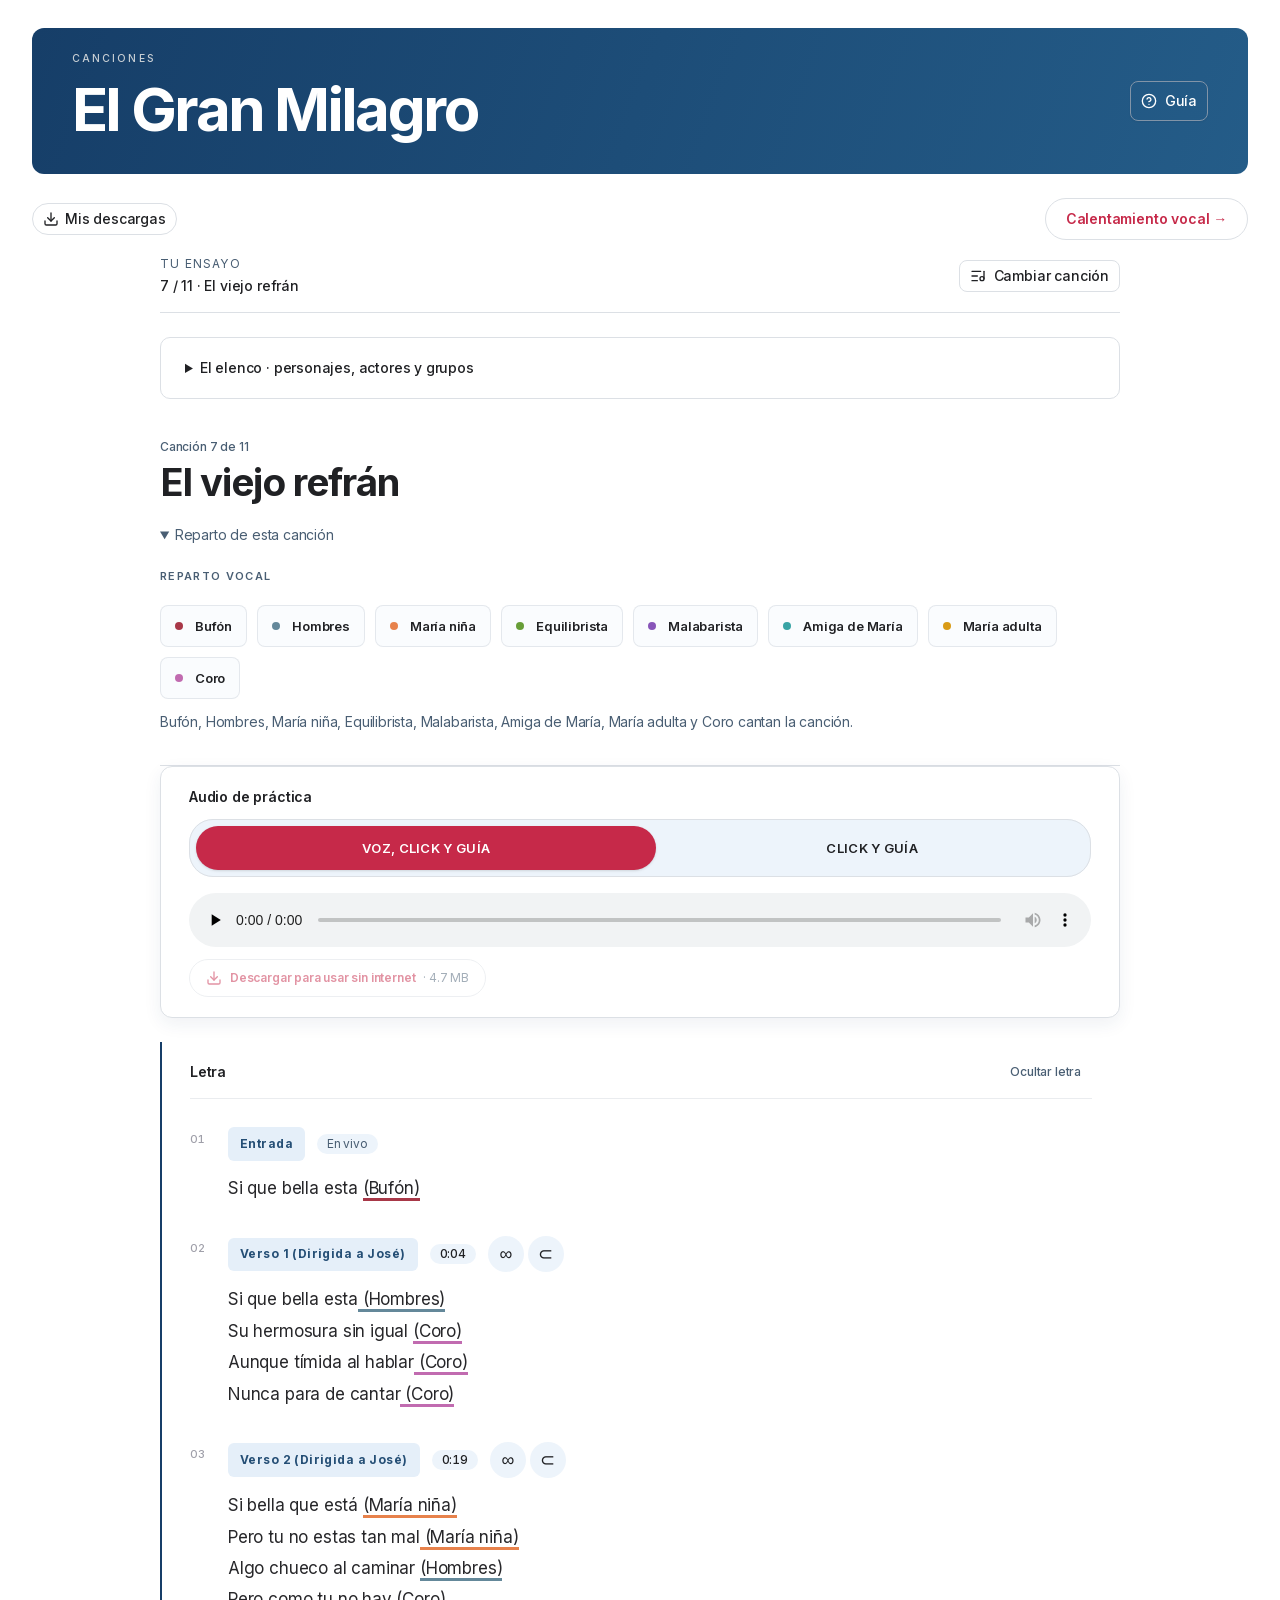
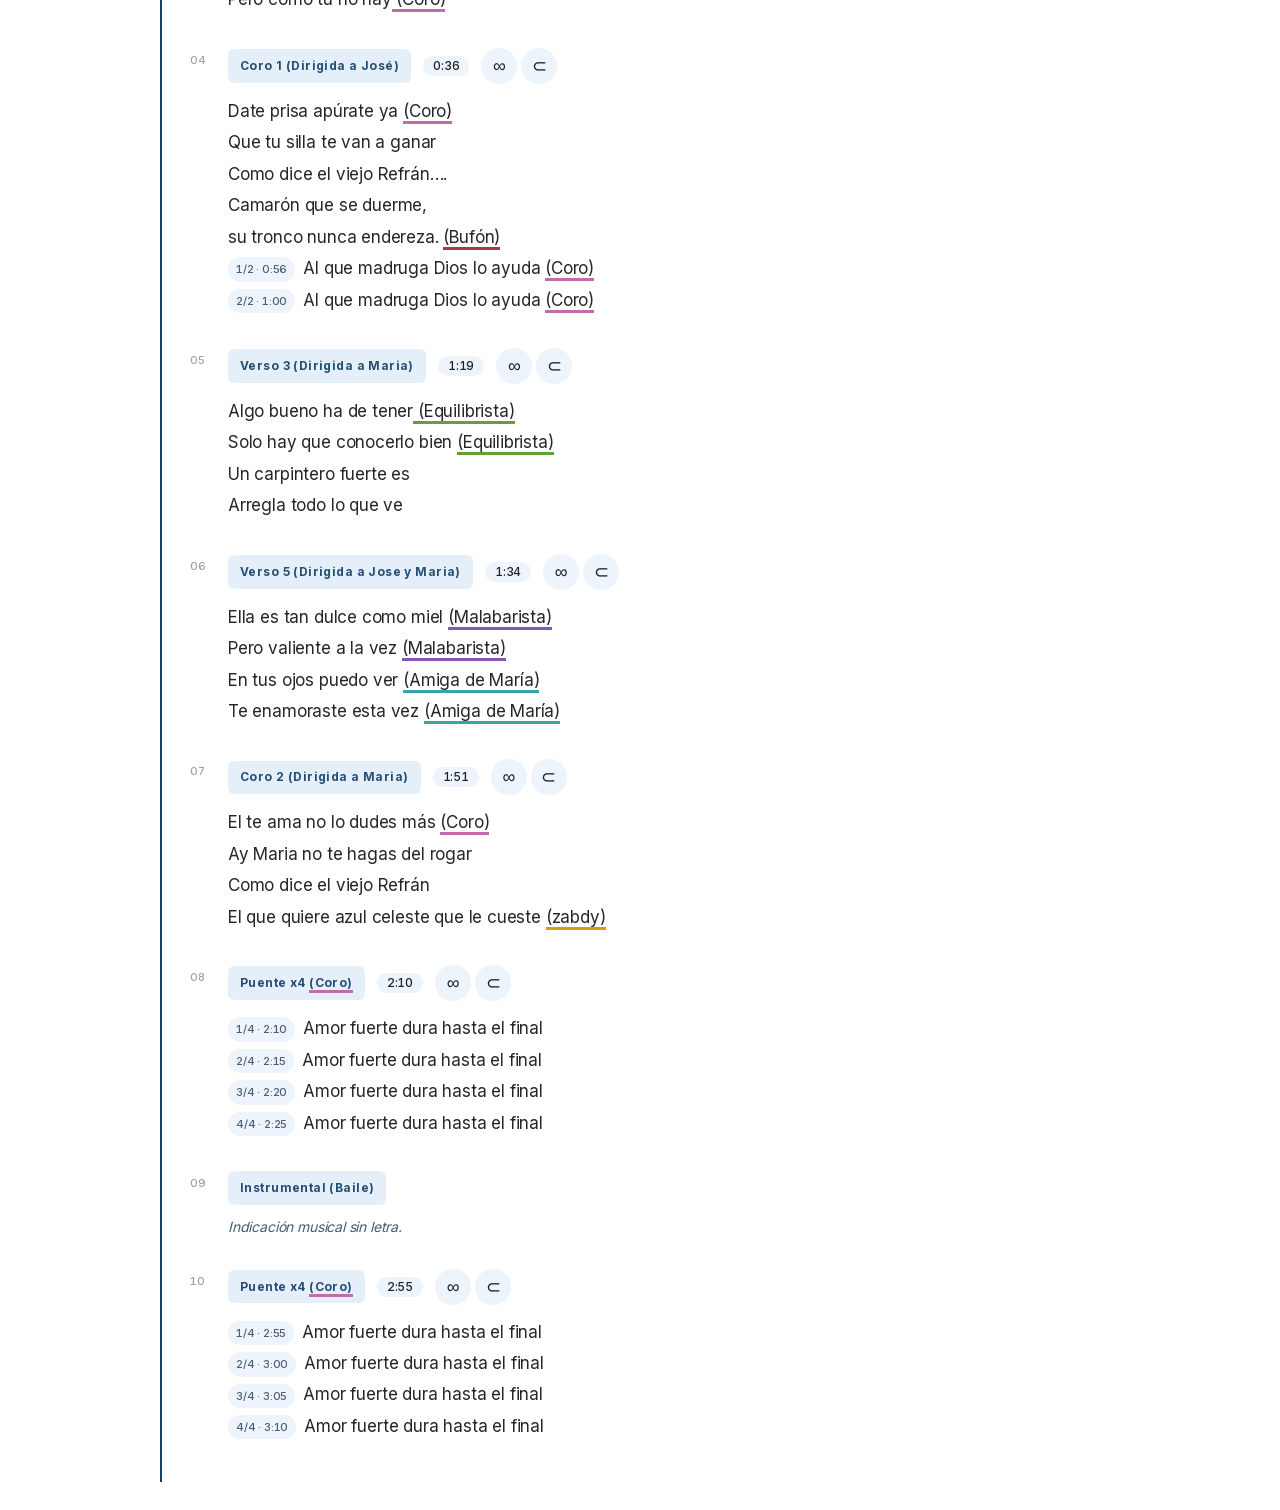
<file: canciones/el-viejo-refran.html>
<!DOCTYPE html><html lang="es"><head><meta charSet="utf-8"/><meta name="viewport" content="width=device-width, initial-scale=1, viewport-fit=cover, interactive-widget=resizes-content"/><link rel="stylesheet" href="/_next/static/css/index.BEedtvM-.css" data-rsc-css-href="/_next/static/css/index.BEedtvM-.css" data-precedence="vite-rsc/importer-resources"/><link rel="modulepreload" fetchPriority="low" href="/_next/static/chunks/index-CF-JqkEj.js"/><script src="/_next/static/chunks/rolldown-runtime-C60lm6uB.js" type="module" async=""></script><script src="/_next/static/chunks/framework-D_rUT4EX.js" type="module" async=""></script><link rel="modulepreload" href="/_next/static/chunks/layout-segment-context-BNFSuTp6.js" crossorigin=""/><link rel="modulepreload" href="/_next/static/chunks/offline-library-BIr3ytCa.js" crossorigin=""/><link rel="modulepreload" href="/_next/static/chunks/cloudflare-analytics-2VRtlP9g.js" crossorigin=""/><link rel="modulepreload" href="/_next/static/chunks/songbook-YNHt-U06.js" crossorigin=""/><title>El viejo refrán · El Gran Milagro</title><meta name="description" content="Aprende y practica las canciones de El Gran Milagro."/><meta name="application-name" content="Gran Milagro"/><link rel="icon" href="/icons/app-192.png"/><link rel="apple-touch-icon" href="/icons/app-180.png"/><link rel="manifest" href="/manifest.json"/><meta name="mobile-web-app-capable" content="yes"/><meta name="apple-mobile-web-app-title" content="Gran Milagro"/><meta name="apple-mobile-web-app-status-bar-style" content="default"/><meta name="theme-color" content="#163e68"/><script>Object.assign(((self[Symbol.for("vinext.navigationRuntime")]??={bootstrap:{routeManifest:null},functions:{}}).bootstrap.rsc??={rsc:[]}),{params:{"slug":"el-viejo-refran"},nav:{"pathname":"/canciones/el-viejo-refran","searchParams":[]}})</script><link rel="modulepreload" href="/_next/static/chunks/index-CF-JqkEj.js" />
<link rel="preload" href="/_next/static/_vinext_fonts/inter-0c6ec1a12c79/inter-1ab1ad55.woff2" as="font" type="font/woff2" crossorigin />
<link rel="preload" href="/_next/static/_vinext_fonts/geist-mono-00e989178794/geist-mono-013b2f2f.woff2" as="font" type="font/woff2" crossorigin />
<style data-vinext-fonts>/* cyrillic-ext */
@font-face {
  font-family: 'Inter';
  font-style: normal;
  font-weight: 400;
  font-display: swap;
  src: url(/_next/static/_vinext_fonts/inter-0c6ec1a12c79/inter-7249155f.woff2) format('woff2');
  unicode-range: U+0460-052F, U+1C80-1C8A, U+20B4, U+2DE0-2DFF, U+A640-A69F, U+FE2E-FE2F;
}
/* cyrillic */
@font-face {
  font-family: 'Inter';
  font-style: normal;
  font-weight: 400;
  font-display: swap;
  src: url(/_next/static/_vinext_fonts/inter-0c6ec1a12c79/inter-e34c5f1b.woff2) format('woff2');
  unicode-range: U+0301, U+0400-045F, U+0490-0491, U+04B0-04B1, U+2116;
}
/* greek-ext */
@font-face {
  font-family: 'Inter';
  font-style: normal;
  font-weight: 400;
  font-display: swap;
  src: url(/_next/static/_vinext_fonts/inter-0c6ec1a12c79/inter-6e1a6b2b.woff2) format('woff2');
  unicode-range: U+1F00-1FFF;
}
/* greek */
@font-face {
  font-family: 'Inter';
  font-style: normal;
  font-weight: 400;
  font-display: swap;
  src: url(/_next/static/_vinext_fonts/inter-0c6ec1a12c79/inter-656bbed6.woff2) format('woff2');
  unicode-range: U+0370-0377, U+037A-037F, U+0384-038A, U+038C, U+038E-03A1, U+03A3-03FF;
}
/* vietnamese */
@font-face {
  font-family: 'Inter';
  font-style: normal;
  font-weight: 400;
  font-display: swap;
  src: url(/_next/static/_vinext_fonts/inter-0c6ec1a12c79/inter-fc83e075.woff2) format('woff2');
  unicode-range: U+0102-0103, U+0110-0111, U+0128-0129, U+0168-0169, U+01A0-01A1, U+01AF-01B0, U+0300-0301, U+0303-0304, U+0308-0309, U+0323, U+0329, U+1EA0-1EF9, U+20AB;
}
/* latin-ext */
@font-face {
  font-family: 'Inter';
  font-style: normal;
  font-weight: 400;
  font-display: swap;
  src: url(/_next/static/_vinext_fonts/inter-0c6ec1a12c79/inter-749a3084.woff2) format('woff2');
  unicode-range: U+0100-02BA, U+02BD-02C5, U+02C7-02CC, U+02CE-02D7, U+02DD-02FF, U+0304, U+0308, U+0329, U+1D00-1DBF, U+1E00-1E9F, U+1EF2-1EFF, U+2020, U+20A0-20AB, U+20AD-20C0, U+2113, U+2C60-2C7F, U+A720-A7FF;
}
/* latin */
@font-face {
  font-family: 'Inter';
  font-style: normal;
  font-weight: 400;
  font-display: swap;
  src: url(/_next/static/_vinext_fonts/inter-0c6ec1a12c79/inter-1ab1ad55.woff2) format('woff2');
  unicode-range: U+0000-00FF, U+0131, U+0152-0153, U+02BB-02BC, U+02C6, U+02DA, U+02DC, U+0304, U+0308, U+0329, U+2000-206F, U+20AC, U+2122, U+2191, U+2193, U+2212, U+2215, U+FEFF, U+FFFD;
}
/* cyrillic-ext */
@font-face {
  font-family: 'Inter';
  font-style: normal;
  font-weight: 500;
  font-display: swap;
  src: url(/_next/static/_vinext_fonts/inter-0c6ec1a12c79/inter-7249155f.woff2) format('woff2');
  unicode-range: U+0460-052F, U+1C80-1C8A, U+20B4, U+2DE0-2DFF, U+A640-A69F, U+FE2E-FE2F;
}
/* cyrillic */
@font-face {
  font-family: 'Inter';
  font-style: normal;
  font-weight: 500;
  font-display: swap;
  src: url(/_next/static/_vinext_fonts/inter-0c6ec1a12c79/inter-e34c5f1b.woff2) format('woff2');
  unicode-range: U+0301, U+0400-045F, U+0490-0491, U+04B0-04B1, U+2116;
}
/* greek-ext */
@font-face {
  font-family: 'Inter';
  font-style: normal;
  font-weight: 500;
  font-display: swap;
  src: url(/_next/static/_vinext_fonts/inter-0c6ec1a12c79/inter-6e1a6b2b.woff2) format('woff2');
  unicode-range: U+1F00-1FFF;
}
/* greek */
@font-face {
  font-family: 'Inter';
  font-style: normal;
  font-weight: 500;
  font-display: swap;
  src: url(/_next/static/_vinext_fonts/inter-0c6ec1a12c79/inter-656bbed6.woff2) format('woff2');
  unicode-range: U+0370-0377, U+037A-037F, U+0384-038A, U+038C, U+038E-03A1, U+03A3-03FF;
}
/* vietnamese */
@font-face {
  font-family: 'Inter';
  font-style: normal;
  font-weight: 500;
  font-display: swap;
  src: url(/_next/static/_vinext_fonts/inter-0c6ec1a12c79/inter-fc83e075.woff2) format('woff2');
  unicode-range: U+0102-0103, U+0110-0111, U+0128-0129, U+0168-0169, U+01A0-01A1, U+01AF-01B0, U+0300-0301, U+0303-0304, U+0308-0309, U+0323, U+0329, U+1EA0-1EF9, U+20AB;
}
/* latin-ext */
@font-face {
  font-family: 'Inter';
  font-style: normal;
  font-weight: 500;
  font-display: swap;
  src: url(/_next/static/_vinext_fonts/inter-0c6ec1a12c79/inter-749a3084.woff2) format('woff2');
  unicode-range: U+0100-02BA, U+02BD-02C5, U+02C7-02CC, U+02CE-02D7, U+02DD-02FF, U+0304, U+0308, U+0329, U+1D00-1DBF, U+1E00-1E9F, U+1EF2-1EFF, U+2020, U+20A0-20AB, U+20AD-20C0, U+2113, U+2C60-2C7F, U+A720-A7FF;
}
/* latin */
@font-face {
  font-family: 'Inter';
  font-style: normal;
  font-weight: 500;
  font-display: swap;
  src: url(/_next/static/_vinext_fonts/inter-0c6ec1a12c79/inter-1ab1ad55.woff2) format('woff2');
  unicode-range: U+0000-00FF, U+0131, U+0152-0153, U+02BB-02BC, U+02C6, U+02DA, U+02DC, U+0304, U+0308, U+0329, U+2000-206F, U+20AC, U+2122, U+2191, U+2193, U+2212, U+2215, U+FEFF, U+FFFD;
}
/* cyrillic-ext */
@font-face {
  font-family: 'Inter';
  font-style: normal;
  font-weight: 600;
  font-display: swap;
  src: url(/_next/static/_vinext_fonts/inter-0c6ec1a12c79/inter-7249155f.woff2) format('woff2');
  unicode-range: U+0460-052F, U+1C80-1C8A, U+20B4, U+2DE0-2DFF, U+A640-A69F, U+FE2E-FE2F;
}
/* cyrillic */
@font-face {
  font-family: 'Inter';
  font-style: normal;
  font-weight: 600;
  font-display: swap;
  src: url(/_next/static/_vinext_fonts/inter-0c6ec1a12c79/inter-e34c5f1b.woff2) format('woff2');
  unicode-range: U+0301, U+0400-045F, U+0490-0491, U+04B0-04B1, U+2116;
}
/* greek-ext */
@font-face {
  font-family: 'Inter';
  font-style: normal;
  font-weight: 600;
  font-display: swap;
  src: url(/_next/static/_vinext_fonts/inter-0c6ec1a12c79/inter-6e1a6b2b.woff2) format('woff2');
  unicode-range: U+1F00-1FFF;
}
/* greek */
@font-face {
  font-family: 'Inter';
  font-style: normal;
  font-weight: 600;
  font-display: swap;
  src: url(/_next/static/_vinext_fonts/inter-0c6ec1a12c79/inter-656bbed6.woff2) format('woff2');
  unicode-range: U+0370-0377, U+037A-037F, U+0384-038A, U+038C, U+038E-03A1, U+03A3-03FF;
}
/* vietnamese */
@font-face {
  font-family: 'Inter';
  font-style: normal;
  font-weight: 600;
  font-display: swap;
  src: url(/_next/static/_vinext_fonts/inter-0c6ec1a12c79/inter-fc83e075.woff2) format('woff2');
  unicode-range: U+0102-0103, U+0110-0111, U+0128-0129, U+0168-0169, U+01A0-01A1, U+01AF-01B0, U+0300-0301, U+0303-0304, U+0308-0309, U+0323, U+0329, U+1EA0-1EF9, U+20AB;
}
/* latin-ext */
@font-face {
  font-family: 'Inter';
  font-style: normal;
  font-weight: 600;
  font-display: swap;
  src: url(/_next/static/_vinext_fonts/inter-0c6ec1a12c79/inter-749a3084.woff2) format('woff2');
  unicode-range: U+0100-02BA, U+02BD-02C5, U+02C7-02CC, U+02CE-02D7, U+02DD-02FF, U+0304, U+0308, U+0329, U+1D00-1DBF, U+1E00-1E9F, U+1EF2-1EFF, U+2020, U+20A0-20AB, U+20AD-20C0, U+2113, U+2C60-2C7F, U+A720-A7FF;
}
/* latin */
@font-face {
  font-family: 'Inter';
  font-style: normal;
  font-weight: 600;
  font-display: swap;
  src: url(/_next/static/_vinext_fonts/inter-0c6ec1a12c79/inter-1ab1ad55.woff2) format('woff2');
  unicode-range: U+0000-00FF, U+0131, U+0152-0153, U+02BB-02BC, U+02C6, U+02DA, U+02DC, U+0304, U+0308, U+0329, U+2000-206F, U+20AC, U+2122, U+2191, U+2193, U+2212, U+2215, U+FEFF, U+FFFD;
}
/* cyrillic-ext */
@font-face {
  font-family: 'Inter';
  font-style: normal;
  font-weight: 700;
  font-display: swap;
  src: url(/_next/static/_vinext_fonts/inter-0c6ec1a12c79/inter-7249155f.woff2) format('woff2');
  unicode-range: U+0460-052F, U+1C80-1C8A, U+20B4, U+2DE0-2DFF, U+A640-A69F, U+FE2E-FE2F;
}
/* cyrillic */
@font-face {
  font-family: 'Inter';
  font-style: normal;
  font-weight: 700;
  font-display: swap;
  src: url(/_next/static/_vinext_fonts/inter-0c6ec1a12c79/inter-e34c5f1b.woff2) format('woff2');
  unicode-range: U+0301, U+0400-045F, U+0490-0491, U+04B0-04B1, U+2116;
}
/* greek-ext */
@font-face {
  font-family: 'Inter';
  font-style: normal;
  font-weight: 700;
  font-display: swap;
  src: url(/_next/static/_vinext_fonts/inter-0c6ec1a12c79/inter-6e1a6b2b.woff2) format('woff2');
  unicode-range: U+1F00-1FFF;
}
/* greek */
@font-face {
  font-family: 'Inter';
  font-style: normal;
  font-weight: 700;
  font-display: swap;
  src: url(/_next/static/_vinext_fonts/inter-0c6ec1a12c79/inter-656bbed6.woff2) format('woff2');
  unicode-range: U+0370-0377, U+037A-037F, U+0384-038A, U+038C, U+038E-03A1, U+03A3-03FF;
}
/* vietnamese */
@font-face {
  font-family: 'Inter';
  font-style: normal;
  font-weight: 700;
  font-display: swap;
  src: url(/_next/static/_vinext_fonts/inter-0c6ec1a12c79/inter-fc83e075.woff2) format('woff2');
  unicode-range: U+0102-0103, U+0110-0111, U+0128-0129, U+0168-0169, U+01A0-01A1, U+01AF-01B0, U+0300-0301, U+0303-0304, U+0308-0309, U+0323, U+0329, U+1EA0-1EF9, U+20AB;
}
/* latin-ext */
@font-face {
  font-family: 'Inter';
  font-style: normal;
  font-weight: 700;
  font-display: swap;
  src: url(/_next/static/_vinext_fonts/inter-0c6ec1a12c79/inter-749a3084.woff2) format('woff2');
  unicode-range: U+0100-02BA, U+02BD-02C5, U+02C7-02CC, U+02CE-02D7, U+02DD-02FF, U+0304, U+0308, U+0329, U+1D00-1DBF, U+1E00-1E9F, U+1EF2-1EFF, U+2020, U+20A0-20AB, U+20AD-20C0, U+2113, U+2C60-2C7F, U+A720-A7FF;
}
/* latin */
@font-face {
  font-family: 'Inter';
  font-style: normal;
  font-weight: 700;
  font-display: swap;
  src: url(/_next/static/_vinext_fonts/inter-0c6ec1a12c79/inter-1ab1ad55.woff2) format('woff2');
  unicode-range: U+0000-00FF, U+0131, U+0152-0153, U+02BB-02BC, U+02C6, U+02DA, U+02DC, U+0304, U+0308, U+0329, U+2000-206F, U+20AC, U+2122, U+2191, U+2193, U+2212, U+2215, U+FEFF, U+FFFD;
}

@font-face {
  font-family: 'Inter Fallback';
  src: local("Arial");
  ascent-override: 90.44%;
  descent-override: 22.52%;
  line-gap-override: 0.00%;
  size-adjust: 107.12%;
}

.__font_inter_1o594yd { font-family: 'Inter', 'Inter Fallback'; font-style: normal; }

.__variable_inter_1o594yd { --font-inter: 'Inter', 'Inter Fallback'; }

/* cyrillic-ext */
@font-face {
  font-family: 'Geist Mono';
  font-style: normal;
  font-weight: 100 900;
  font-display: swap;
  src: url(/_next/static/_vinext_fonts/geist-mono-00e989178794/geist-mono-f6b33328.woff2) format('woff2');
  unicode-range: U+0460-052F, U+1C80-1C8A, U+20B4, U+2DE0-2DFF, U+A640-A69F, U+FE2E-FE2F;
}
/* cyrillic */
@font-face {
  font-family: 'Geist Mono';
  font-style: normal;
  font-weight: 100 900;
  font-display: swap;
  src: url(/_next/static/_vinext_fonts/geist-mono-00e989178794/geist-mono-44e03052.woff2) format('woff2');
  unicode-range: U+0301, U+0400-045F, U+0490-0491, U+04B0-04B1, U+2116;
}
/* symbols2 */
@font-face {
  font-family: 'Geist Mono';
  font-style: normal;
  font-weight: 100 900;
  font-display: swap;
  src: url(/_next/static/_vinext_fonts/geist-mono-00e989178794/geist-mono-0638449e.woff2) format('woff2');
  unicode-range: U+2000-2001, U+2004-2008, U+200A, U+23B8-23BD, U+2500-259F;
}
/* vietnamese */
@font-face {
  font-family: 'Geist Mono';
  font-style: normal;
  font-weight: 100 900;
  font-display: swap;
  src: url(/_next/static/_vinext_fonts/geist-mono-00e989178794/geist-mono-971fb274.woff2) format('woff2');
  unicode-range: U+0102-0103, U+0110-0111, U+0128-0129, U+0168-0169, U+01A0-01A1, U+01AF-01B0, U+0300-0301, U+0303-0304, U+0308-0309, U+0323, U+0329, U+1EA0-1EF9, U+20AB;
}
/* latin-ext */
@font-face {
  font-family: 'Geist Mono';
  font-style: normal;
  font-weight: 100 900;
  font-display: swap;
  src: url(/_next/static/_vinext_fonts/geist-mono-00e989178794/geist-mono-44745446.woff2) format('woff2');
  unicode-range: U+0100-02BA, U+02BD-02C5, U+02C7-02CC, U+02CE-02D7, U+02DD-02FF, U+0304, U+0308, U+0329, U+1D00-1DBF, U+1E00-1E9F, U+1EF2-1EFF, U+2020, U+20A0-20AB, U+20AD-20C0, U+2113, U+2C60-2C7F, U+A720-A7FF;
}
/* latin */
@font-face {
  font-family: 'Geist Mono';
  font-style: normal;
  font-weight: 100 900;
  font-display: swap;
  src: url(/_next/static/_vinext_fonts/geist-mono-00e989178794/geist-mono-013b2f2f.woff2) format('woff2');
  unicode-range: U+0000-00FF, U+0131, U+0152-0153, U+02BB-02BC, U+02C6, U+02DA, U+02DC, U+0304, U+0308, U+0329, U+2000-206F, U+20AC, U+2122, U+2191, U+2193, U+2212, U+2215, U+FEFF, U+FFFD;
}

@font-face {
  font-family: 'Geist Mono Fallback';
  src: local("Arial");
  ascent-override: 74.67%;
  descent-override: 21.92%;
  line-gap-override: 0.00%;
  size-adjust: 134.59%;
}

.__font_geist_mono_1001rt9 { font-family: 'Geist Mono', 'Geist Mono Fallback'; font-style: normal; }

.__variable_geist_mono_1001rt9 { --font-geist-mono: 'Geist Mono', 'Geist Mono Fallback'; }
</style>
</head><body class="__variable_inter_1o594yd __variable_geist_mono_1001rt9"><main class="min-h-dvh bg-background px-4 py-5 text-foreground sm:px-6 lg:px-8 lg:py-7"><div class="mx-auto max-w-[1320px]"><header class="stage-header mb-5 flex items-center justify-between gap-4 lg:mb-6"><div><p class="mb-1 text-xs font-medium tracking-[0.02em] text-muted-foreground">Canciones</p><h1 class="text-2xl font-bold tracking-[-0.03em] sm:text-[28px]">El Gran Milagro</h1></div><button type="button" tabindex="0" data-slot="dialog-trigger" data-base-ui-click-trigger="" id="base-ui-_R_7oli_" aria-haspopup="dialog" aria-expanded="false" class="group/button inline-flex shrink-0 items-center justify-center rounded-lg border bg-clip-padding text-sm font-medium whitespace-nowrap transition-all outline-none select-none focus-visible:border-ring focus-visible:ring-3 focus-visible:ring-ring/50 active:not-aria-[haspopup]:translate-y-px disabled:pointer-events-none disabled:opacity-50 aria-invalid:border-destructive aria-invalid:ring-3 aria-invalid:ring-destructive/20 dark:aria-invalid:border-destructive/50 dark:aria-invalid:ring-destructive/40 [&amp;_svg]:pointer-events-none [&amp;_svg]:shrink-0 [&amp;_svg:not([class*=&#x27;size-&#x27;])]:size-4 border-border hover:bg-muted hover:text-foreground aria-expanded:bg-muted aria-expanded:text-foreground dark:border-input dark:bg-input/30 dark:hover:bg-input/50 px-2.5 has-data-[icon=inline-end]:pr-2 has-data-[icon=inline-start]:pl-2 h-10 gap-2 bg-card shadow-xs"><svg xmlns="http://www.w3.org/2000/svg" width="24" height="24" viewBox="0 0 24 24" fill="none" stroke="currentColor" stroke-width="2" stroke-linecap="round" stroke-linejoin="round" class="lucide lucide-circle-question-mark" aria-hidden="true"><circle cx="12" cy="12" r="10"></circle><path d="M9.09 9a3 3 0 0 1 5.83 1c0 2-3 3-3 3"></path><path d="M12 17h.01"></path></svg><span class="hidden sm:inline">Guía</span></button></header><div class="mt-5 flex flex-wrap items-center justify-between gap-3"><div class="flex flex-wrap items-center gap-3"><button type="button" tabindex="0" data-slot="dialog-trigger" data-base-ui-click-trigger="" id="base-ui-_R_ul5i_" aria-haspopup="dialog" aria-expanded="false" class="group/button inline-flex shrink-0 items-center justify-center border bg-clip-padding text-sm font-medium whitespace-nowrap transition-all outline-none select-none focus-visible:border-ring focus-visible:ring-3 focus-visible:ring-ring/50 active:not-aria-[haspopup]:translate-y-px disabled:pointer-events-none disabled:opacity-50 aria-invalid:border-destructive aria-invalid:ring-3 aria-invalid:ring-destructive/20 dark:aria-invalid:border-destructive/50 dark:aria-invalid:ring-destructive/40 [&amp;_svg]:pointer-events-none [&amp;_svg]:shrink-0 [&amp;_svg:not([class*=&#x27;size-&#x27;])]:size-4 border-border bg-background hover:bg-muted hover:text-foreground aria-expanded:bg-muted aria-expanded:text-foreground dark:border-input dark:bg-input/30 dark:hover:bg-input/50 h-8 gap-1.5 px-2.5 has-data-[icon=inline-end]:pr-2 has-data-[icon=inline-start]:pl-2 rounded-full"><svg xmlns="http://www.w3.org/2000/svg" width="24" height="24" viewBox="0 0 24 24" fill="none" stroke="currentColor" stroke-width="2" stroke-linecap="round" stroke-linejoin="round" class="lucide lucide-download size-4" aria-hidden="true"><path d="M12 15V3"></path><path d="M21 15v4a2 2 0 0 1-2 2H5a2 2 0 0 1-2-2v-4"></path><path d="m7 10 5 5 5-5"></path></svg>Mis descargas</button></div><a href="/calentamiento" class="rounded-full border bg-card px-5 py-2.5 text-sm font-semibold text-primary transition-colors hover:bg-secondary">Calentamiento vocal →</a></div><nav class="song-navigation" aria-label="Navegación de canciones"><div class="min-w-0"><p class="text-xs uppercase tracking-widest text-muted-foreground">Tu ensayo</p><p class="mt-1 truncate text-sm font-medium">7<!-- --> / <!-- -->11<!-- --> · <!-- -->El viejo refrán</p></div><button type="button" tabindex="0" data-slot="dialog-trigger" data-base-ui-click-trigger="" id="base-ui-_R_7pli_" aria-haspopup="dialog" aria-expanded="false" class="group/button inline-flex items-center justify-center rounded-lg border bg-clip-padding text-sm font-medium whitespace-nowrap transition-all outline-none select-none focus-visible:border-ring focus-visible:ring-3 focus-visible:ring-ring/50 active:not-aria-[haspopup]:translate-y-px disabled:pointer-events-none disabled:opacity-50 aria-invalid:border-destructive aria-invalid:ring-3 aria-invalid:ring-destructive/20 dark:aria-invalid:border-destructive/50 dark:aria-invalid:ring-destructive/40 [&amp;_svg]:pointer-events-none [&amp;_svg]:shrink-0 [&amp;_svg:not([class*=&#x27;size-&#x27;])]:size-4 border-border bg-background hover:bg-muted hover:text-foreground aria-expanded:bg-muted aria-expanded:text-foreground dark:border-input dark:bg-input/30 dark:hover:bg-input/50 h-8 px-2.5 has-data-[icon=inline-end]:pr-2 has-data-[icon=inline-start]:pl-2 shrink-0 gap-2"><svg xmlns="http://www.w3.org/2000/svg" width="24" height="24" viewBox="0 0 24 24" fill="none" stroke="currentColor" stroke-width="2" stroke-linecap="round" stroke-linejoin="round" class="lucide lucide-list-music size-4" aria-hidden="true"><path d="M16 5H3"></path><path d="M11 12H3"></path><path d="M11 19H3"></path><path d="M21 16V5"></path><circle cx="18" cy="16" r="3"></circle></svg>Cambiar canción</button></nav><div class="mx-auto max-w-[960px]"><details class="mb-4 rounded-xl border bg-card px-5 py-5 text-sm sm:px-6"><summary class="cursor-pointer font-medium">El elenco · personajes, actores y grupos</summary><dl class="mt-5 grid gap-4 sm:grid-cols-2"><div class="flex gap-3"><span aria-hidden="true" class="mt-1.5 size-2 shrink-0 rounded-full" style="background-color:#D99B16"></span><div><dt class="font-semibold">María adulta</dt><dd class="text-muted-foreground"></dd></div></div><div class="flex gap-3"><span aria-hidden="true" class="mt-1.5 size-2 shrink-0 rounded-full" style="background-color:#249AC5"></span><div><dt class="font-semibold">José adulto</dt><dd class="text-muted-foreground"></dd></div></div><div class="flex gap-3"><span aria-hidden="true" class="mt-1.5 size-2 shrink-0 rounded-full" style="background-color:#8855B9"></span><div><dt class="font-semibold">Malabarista</dt><dd class="text-muted-foreground"></dd></div></div><div class="flex gap-3"><span aria-hidden="true" class="mt-1.5 size-2 shrink-0 rounded-full" style="background-color:#689E38"></span><div><dt class="font-semibold">Equilibrista</dt><dd class="text-muted-foreground"></dd></div></div><div class="flex gap-3"><span aria-hidden="true" class="mt-1.5 size-2 shrink-0 rounded-full" style="background-color:#E7824C"></span><div><dt class="font-semibold">María niña</dt><dd class="text-muted-foreground"></dd></div></div><div class="flex gap-3"><span aria-hidden="true" class="mt-1.5 size-2 shrink-0 rounded-full" style="background-color:#14A881"></span><div><dt class="font-semibold">José niño</dt><dd class="text-muted-foreground"></dd></div></div><div class="flex gap-3"><span aria-hidden="true" class="mt-1.5 size-2 shrink-0 rounded-full" style="background-color:#C84848"></span><div><dt class="font-semibold">Showman</dt><dd class="text-muted-foreground"></dd></div></div><div class="flex gap-3"><span aria-hidden="true" class="mt-1.5 size-2 shrink-0 rounded-full" style="background-color:#A83848"></span><div><dt class="font-semibold">Bufón</dt><dd class="text-muted-foreground"></dd></div></div><div class="flex gap-3"><span aria-hidden="true" class="mt-1.5 size-2 shrink-0 rounded-full" style="background-color:#39A4A5"></span><div><dt class="font-semibold">Amiga de María</dt><dd class="text-muted-foreground"></dd></div></div><div class="flex gap-3"><span aria-hidden="true" class="mt-1.5 size-2 shrink-0 rounded-full" style="background-color:#64889A"></span><div><dt class="font-semibold">Hombres</dt><dd class="text-muted-foreground"></dd></div></div><div class="flex gap-3"><span aria-hidden="true" class="mt-1.5 size-2 shrink-0 rounded-full" style="background-color:#986BB0"></span><div><dt class="font-semibold">Mujeres</dt><dd class="text-muted-foreground"></dd></div></div><div class="flex gap-3"><span aria-hidden="true" class="mt-1.5 size-2 shrink-0 rounded-full" style="background-color:#C16BB0"></span><div><dt class="font-semibold">Coro</dt><dd class="text-muted-foreground"></dd></div></div><div class="flex gap-3"><span aria-hidden="true" class="mt-1.5 size-2 shrink-0 rounded-full" style="background-color:#B9589F"></span><div><dt class="font-semibold">Coro 1</dt><dd class="text-muted-foreground"></dd></div></div><div class="flex gap-3"><span aria-hidden="true" class="mt-1.5 size-2 shrink-0 rounded-full" style="background-color:#9362B4"></span><div><dt class="font-semibold">Coro 2</dt><dd class="text-muted-foreground"></dd></div></div><div class="flex gap-3"><span aria-hidden="true" class="mt-1.5 size-2 shrink-0 rounded-full" style="background-color:#8B7295"></span><div><dt class="font-semibold">Todos</dt><dd class="text-muted-foreground"></dd></div></div></dl></details><section class="song-sheet overflow-hidden rounded-xl border bg-card shadow-xs"><div class="border-b px-5 py-5 sm:px-6"><div class="flex flex-wrap items-start justify-between gap-4"><div><p class="text-xs font-medium text-muted-foreground">Canción <!-- -->7<!-- --> de <!-- -->11</p><h2 class="mt-1 text-xl font-bold tracking-[-0.025em] sm:text-2xl">El viejo refrán</h2><details open="" class="mt-5 text-sm"><summary class="cursor-pointer text-muted-foreground">Reparto de esta canción</summary><div class="mt-6 space-y-5"><p class="text-[11px] font-semibold uppercase tracking-[0.12em] text-muted-foreground">Reparto vocal</p><div><ul class="flex flex-wrap gap-2.5" aria-label="Reparto vocal"><li class="flex items-center gap-3 rounded-lg border border-border/70 bg-muted/30 px-3.5 py-2.5"><span aria-hidden="true" class="size-2 shrink-0 rounded-full" style="background-color:#A83848"></span><span class="min-w-0"><span class="block text-[13px] font-semibold leading-5 text-foreground">Bufón</span></span></li><li class="flex items-center gap-3 rounded-lg border border-border/70 bg-muted/30 px-3.5 py-2.5"><span aria-hidden="true" class="size-2 shrink-0 rounded-full" style="background-color:#64889A"></span><span class="min-w-0"><span class="block text-[13px] font-semibold leading-5 text-foreground">Hombres</span></span></li><li class="flex items-center gap-3 rounded-lg border border-border/70 bg-muted/30 px-3.5 py-2.5"><span aria-hidden="true" class="size-2 shrink-0 rounded-full" style="background-color:#E7824C"></span><span class="min-w-0"><span class="block text-[13px] font-semibold leading-5 text-foreground">María niña</span></span></li><li class="flex items-center gap-3 rounded-lg border border-border/70 bg-muted/30 px-3.5 py-2.5"><span aria-hidden="true" class="size-2 shrink-0 rounded-full" style="background-color:#689E38"></span><span class="min-w-0"><span class="block text-[13px] font-semibold leading-5 text-foreground">Equilibrista</span></span></li><li class="flex items-center gap-3 rounded-lg border border-border/70 bg-muted/30 px-3.5 py-2.5"><span aria-hidden="true" class="size-2 shrink-0 rounded-full" style="background-color:#8855B9"></span><span class="min-w-0"><span class="block text-[13px] font-semibold leading-5 text-foreground">Malabarista</span></span></li><li class="flex items-center gap-3 rounded-lg border border-border/70 bg-muted/30 px-3.5 py-2.5"><span aria-hidden="true" class="size-2 shrink-0 rounded-full" style="background-color:#39A4A5"></span><span class="min-w-0"><span class="block text-[13px] font-semibold leading-5 text-foreground">Amiga de María</span></span></li><li class="flex items-center gap-3 rounded-lg border border-border/70 bg-muted/30 px-3.5 py-2.5"><span aria-hidden="true" class="size-2 shrink-0 rounded-full" style="background-color:#D99B16"></span><span class="min-w-0"><span class="block text-[13px] font-semibold leading-5 text-foreground">María adulta</span></span></li><li class="flex items-center gap-3 rounded-lg border border-border/70 bg-muted/30 px-3.5 py-2.5"><span aria-hidden="true" class="size-2 shrink-0 rounded-full" style="background-color:#C16BB0"></span><span class="min-w-0"><span class="block text-[13px] font-semibold leading-5 text-foreground">Coro</span></span></li></ul><p class="mt-3 text-sm leading-relaxed text-muted-foreground">Bufón, Hombres, María niña, Equilibrista, Malabarista, Amiga de María, María adulta y Coro cantan la canción.</p></div></div></details></div></div></div><section class="border-b bg-muted/20 px-5 py-5 sm:px-7" aria-label="Audios de la canción"><div class="mb-4 space-y-3"><h3 class="text-sm font-semibold">Audio de práctica</h3><fieldset aria-label="Seleccionar voz" class="voice-selector flex min-w-0 flex-wrap gap-1 rounded-3xl border border-border bg-muted p-1.5"><button type="button" aria-pressed="true" class="min-h-11 flex-auto rounded-full px-4 py-2.5 text-xs font-semibold uppercase tracking-wide transition-colors focus-visible:outline-none focus-visible:ring-2 focus-visible:ring-primary focus-visible:ring-offset-2 sm:text-[13px] bg-primary text-white shadow-sm">Voz, click y guía</button><button type="button" aria-pressed="false" class="min-h-11 flex-auto rounded-full px-4 py-2.5 text-xs font-semibold uppercase tracking-wide transition-colors focus-visible:outline-none focus-visible:ring-2 focus-visible:ring-primary focus-visible:ring-offset-2 sm:text-[13px] text-foreground hover:bg-secondary">Click y guía</button></fieldset></div><audio controls="" preload="none" src="/audio/song-07/voz-click-y-guia.mp3" class="w-full" aria-label="Audio: Voz, click y guía" aria-describedby="lyrics-heading"></audio><div class="mt-3 space-y-2 text-xs"><button type="button" disabled="" class="inline-flex items-center gap-2 rounded-full border bg-card px-4 py-2.5 font-semibold text-primary disabled:opacity-50"><svg xmlns="http://www.w3.org/2000/svg" width="24" height="24" viewBox="0 0 24 24" fill="none" stroke="currentColor" stroke-width="2" stroke-linecap="round" stroke-linejoin="round" class="lucide lucide-download size-4" aria-hidden="true"><path d="M12 15V3"></path><path d="M21 15v4a2 2 0 0 1-2 2H5a2 2 0 0 1-2-2v-4"></path><path d="m7 10 5 5 5-5"></path></svg>Descargar para usar sin internet <span class="font-normal text-muted-foreground">· <!-- -->4.7 MB</span></button></div></section><section class="px-5 pb-8 pt-4 sm:px-7 sm:pb-10" aria-labelledby="lyrics-heading"><div class="mb-7 flex items-center justify-between gap-3 border-b border-border/60 pb-3"><h3 id="lyrics-heading" class="text-sm font-semibold">Letra</h3><button type="button" tabindex="0" data-slot="button" class="group/button inline-flex shrink-0 items-center justify-center border border-transparent bg-clip-padding font-medium whitespace-nowrap transition-all outline-none select-none focus-visible:border-ring focus-visible:ring-3 focus-visible:ring-ring/50 active:not-aria-[haspopup]:translate-y-px disabled:pointer-events-none disabled:opacity-50 aria-invalid:border-destructive aria-invalid:ring-3 aria-invalid:ring-destructive/20 dark:aria-invalid:border-destructive/50 dark:aria-invalid:ring-destructive/40 [&amp;_svg]:pointer-events-none [&amp;_svg]:shrink-0 hover:bg-muted hover:text-foreground aria-expanded:bg-muted aria-expanded:text-foreground dark:hover:bg-muted/50 h-7 gap-1 rounded-[min(var(--radius-md),12px)] px-2.5 in-data-[slot=button-group]:rounded-lg has-data-[icon=inline-end]:pr-1.5 has-data-[icon=inline-start]:pl-1.5 [&amp;_svg:not([class*=&#x27;size-&#x27;])]:size-3.5 text-xs text-muted-foreground">Ocultar letra</button></div><div><div data-timing-audio="" class="max-w-[65ch] text-left text-[16px] leading-[1.85] text-zinc-800 sm:text-[17px]"><section class="mb-8 last:mb-0"><div class="grid grid-cols-[22px_minmax(0,1fr)] gap-x-3 sm:gap-x-4"><span aria-hidden="true" class="pt-0.5 text-[11px] font-medium tabular-nums text-zinc-400">01</span><div><div class="mb-3 flex flex-wrap items-center gap-x-3 gap-y-1"><h5 class="text-xs font-semibold leading-6 tracking-wide text-muted-foreground">Entrada</h5><span class="rounded-full bg-muted px-2.5 py-0.5 text-xs text-muted-foreground" title="Esta intervención se hace en vivo y no está en la grabación">En vivo</span></div><p class="break-words"><span>Si que bella esta </span><span style="border-bottom:3px solid #A83848">(Bufón)</span></p></div></div></section><section class="mb-8 last:mb-0"><div class="grid grid-cols-[22px_minmax(0,1fr)] gap-x-3 sm:gap-x-4"><span aria-hidden="true" class="pt-0.5 text-[11px] font-medium tabular-nums text-zinc-400">02</span><div><div class="mb-3 flex flex-wrap items-center gap-x-3 gap-y-1"><h5 class="text-xs font-semibold leading-6 tracking-wide text-muted-foreground"><span>Verso 1 (Dirigida a José)</span></h5></div><p class="break-words"><span>Si que bella esta</span><span style="border-bottom:3px solid #64889A"> (Hombres)</span></p><p class="break-words"><span>Su hermosura sin igual </span><span style="border-bottom:3px solid #C16BB0">(Coro)</span></p><p class="break-words"><span>Aunque tímida al hablar</span><span style="border-bottom:3px solid #C16BB0"> (Coro)</span></p><p class="break-words"><span>Nunca para de cantar</span><span style="border-bottom:3px solid #C16BB0"> (Coro)</span></p></div></div></section><section class="mb-8 last:mb-0"><div class="grid grid-cols-[22px_minmax(0,1fr)] gap-x-3 sm:gap-x-4"><span aria-hidden="true" class="pt-0.5 text-[11px] font-medium tabular-nums text-zinc-400">03</span><div><div class="mb-3 flex flex-wrap items-center gap-x-3 gap-y-1"><h5 class="text-xs font-semibold leading-6 tracking-wide text-muted-foreground"><span>Verso 2 (Dirigida a José)</span></h5></div><p class="break-words"><span>Si bella que está </span><span style="border-bottom:3px solid #E7824C">(María niña)</span></p><p class="break-words"><span>Pero tu no estas tan mal</span><span style="border-bottom:3px solid #E7824C"> (María niña)</span></p><p class="break-words"><span>Algo chueco al caminar </span><span style="border-bottom:3px solid #64889A">(Hombres)</span></p><p class="break-words"><span>Pero como tu no hay</span><span style="border-bottom:3px solid #C16BB0"> (Coro)</span></p></div></div></section><section class="mb-8 last:mb-0"><div class="grid grid-cols-[22px_minmax(0,1fr)] gap-x-3 sm:gap-x-4"><span aria-hidden="true" class="pt-0.5 text-[11px] font-medium tabular-nums text-zinc-400">04</span><div><div class="mb-3 flex flex-wrap items-center gap-x-3 gap-y-1"><h5 class="text-xs font-semibold leading-6 tracking-wide text-muted-foreground"><span>Coro 1 (Dirigida a José)</span></h5></div><p class="break-words"><span>Date prisa apúrate ya </span><span style="border-bottom:3px solid #C16BB0">(Coro)</span></p><p class="break-words"><span>Que tu silla te van a ganar</span><span style="border-bottom:3px solid #C16BB0"> </span></p><p class="break-words"><span>Como dice el viejo Refrán….</span><span style="border-bottom:3px solid #C16BB0"> </span></p><p class="break-words"><span>Camarón que se duerme, </span></p><p class="break-words"><span>su tronco nunca endereza. </span><span style="border-bottom:3px solid #A83848">(Bufón)</span></p><p class="break-words"><span>//Al que madruga Dios lo ayuda// </span><span style="border-bottom:3px solid #C16BB0">(Coro)</span></p></div></div></section><section class="mb-8 last:mb-0"><div class="grid grid-cols-[22px_minmax(0,1fr)] gap-x-3 sm:gap-x-4"><span aria-hidden="true" class="pt-0.5 text-[11px] font-medium tabular-nums text-zinc-400">05</span><div><div class="mb-3 flex flex-wrap items-center gap-x-3 gap-y-1"><h5 class="text-xs font-semibold leading-6 tracking-wide text-muted-foreground"><span>Verso 3 (Dirigida a Maria)</span></h5></div><p class="break-words"><span>Algo bueno ha de tener</span><span style="border-bottom:3px solid #689E38"> (Equilibrista)</span></p><p class="break-words"><span>Solo hay que conocerlo bien </span><span style="border-bottom:3px solid #689E38">(Equilibrista)</span></p><p class="break-words"><span>Un carpintero fuerte es</span></p><p class="break-words"><span>Arregla todo lo que ve</span></p></div></div></section><section class="mb-8 last:mb-0"><div class="grid grid-cols-[22px_minmax(0,1fr)] gap-x-3 sm:gap-x-4"><span aria-hidden="true" class="pt-0.5 text-[11px] font-medium tabular-nums text-zinc-400">06</span><div><div class="mb-3 flex flex-wrap items-center gap-x-3 gap-y-1"><h5 class="text-xs font-semibold leading-6 tracking-wide text-muted-foreground"><span>Verso 5 (Dirigida a Jose y Maria)</span></h5></div><p class="break-words"><span>Ella es tan dulce como miel </span><span style="border-bottom:3px solid #8855B9">(Malabarista)</span></p><p class="break-words"><span>Pero valiente a la vez </span><span style="border-bottom:3px solid #8855B9">(Malabarista)</span></p><p class="break-words"><span>En tus ojos puedo ver </span><span style="border-bottom:3px solid #39A4A5">(Amiga de María)</span></p><p class="break-words"><span>Te enamoraste esta vez </span><span style="border-bottom:3px solid #39A4A5">(Amiga de María)</span></p></div></div></section><section class="mb-8 last:mb-0"><div class="grid grid-cols-[22px_minmax(0,1fr)] gap-x-3 sm:gap-x-4"><span aria-hidden="true" class="pt-0.5 text-[11px] font-medium tabular-nums text-zinc-400">07</span><div><div class="mb-3 flex flex-wrap items-center gap-x-3 gap-y-1"><h5 class="text-xs font-semibold leading-6 tracking-wide text-muted-foreground"><span>Coro 2  (Dirigida a Maria)</span></h5></div><p class="break-words"><span>El te ama no lo dudes más </span><span style="border-bottom:3px solid #C16BB0">(Coro)</span></p><p class="break-words"><span>Ay Maria no te hagas del rogar</span><span style="border-bottom:3px solid #C16BB0"> </span></p><p class="break-words"><span>Como dice el viejo Refrán </span></p><p class="break-words"><span>El que quiere azul celeste que le cueste </span><span style="border-bottom:3px solid #D99B16">(zabdy)</span></p></div></div></section><section class="mb-8 last:mb-0"><div class="grid grid-cols-[22px_minmax(0,1fr)] gap-x-3 sm:gap-x-4"><span aria-hidden="true" class="pt-0.5 text-[11px] font-medium tabular-nums text-zinc-400">08</span><div><div class="mb-3 flex flex-wrap items-center gap-x-3 gap-y-1"><h5 class="text-xs font-semibold leading-6 tracking-wide text-muted-foreground"><span>Puente x4 </span><span style="border-bottom:3px solid #C16BB0">(Coro)</span></h5></div><p class="break-words"><span>/////Amor fuerte dura hasta el final////</span></p></div></div></section><section class="mb-8 last:mb-0"><div class="grid grid-cols-[22px_minmax(0,1fr)] gap-x-3 sm:gap-x-4"><span aria-hidden="true" class="pt-0.5 text-[11px] font-medium tabular-nums text-zinc-400">09</span><div><div class="mb-3 flex flex-wrap items-center gap-x-3 gap-y-1"><h5 class="text-xs font-semibold leading-6 tracking-wide text-muted-foreground"><span>Instrumental (Baile) </span></h5></div><p class="text-sm italic text-muted-foreground">Indicación musical sin letra.</p></div></div></section><section class="mb-8 last:mb-0"><div class="grid grid-cols-[22px_minmax(0,1fr)] gap-x-3 sm:gap-x-4"><span aria-hidden="true" class="pt-0.5 text-[11px] font-medium tabular-nums text-zinc-400">10</span><div><div class="mb-3 flex flex-wrap items-center gap-x-3 gap-y-1"><h5 class="text-xs font-semibold leading-6 tracking-wide text-muted-foreground"><span>Puente x4</span><span> </span><span style="border-bottom:3px solid #C16BB0">(Coro)</span></h5></div><p class="break-words"><span>/////Amor fuerte dura hasta el final////</span></p></div></div></section></div></div></section></section></div></div></main><script type="module" src="/_next/static/chunks/index-CF-JqkEj.js" id="_R_" async=""></script><script>((self[Symbol.for("vinext.navigationRuntime")]??={bootstrap:{routeManifest:null},functions:{}}).bootstrap.rsc??={rsc:[]}).rsc.push("0:{\"page:/canciones/el-viejo-refran\":\"$L1\",\"layout:/\":\"$L2\",\"route:/canciones/el-viejo-refran\":\"$L3\",\"__route\":\"route:/canciones/el-viejo-refran\",\"__interceptionContext\":null,\"__layoutIds\":[\"layout:/\"],\"__rootLayout\":\"/\",\"__bfcacheSegmentIdentities\":{\"layout:/\":\"[\\\"layout\\\",\\\"layout:/\\\",\\\"root-boundary:/\\\",\\\"\\\"]\",\"page:/canciones/el-viejo-refran\":\"[\\\"page\\\",\\\"page:/canciones/:slug\\\",\\\"root-boundary:/\\\",\\\"[\\\\\\\"canciones\\\\\\\",\\\\\\\"slug|el-viejo-refran|d\\\\\\\"]\\\"]\"},\"__srcPage\":[\"canciones\",\"[slug]\",\"page\"],\"__layoutFlags\":{\"layout:/\":\"s\"},\"__artifactCompatibility\":{\"schemaVersion\":1,\"graphVersion\":\"app-route-graph:719d7efc953ce9a0\",\"deploymentVersion\":\"0b2941ea-629c-4f3f-9fec-24be850fd952\",\"appElementsSchemaVersion\":1,\"rscPayloadSchemaVersion\":1,\"rootBoundaryId\":\"/\",\"renderEpoch\":null}}\n")</script><script>((self[Symbol.for("vinext.navigationRuntime")]??={bootstrap:{routeManifest:null},functions:{}}).bootstrap.rsc??={rsc:[]}).rsc.push("4:I[\"e89d6a3ac301\",[],\"OfflineProvider\",1]\n")</script><script>((self[Symbol.for("vinext.navigationRuntime")]??={bootstrap:{routeManifest:null},functions:{}}).bootstrap.rsc??={rsc:[]}).rsc.push("5:I[\"8c0f216c4604\",[],\"Children\",1]\n")</script><script>((self[Symbol.for("vinext.navigationRuntime")]??={bootstrap:{routeManifest:null},functions:{}}).bootstrap.rsc??={rsc:[]}).rsc.push("6:I[\"70b75667c4b0\",[],\"CloudflareAnalytics\",1]\n")</script><script>((self[Symbol.for("vinext.navigationRuntime")]??={bootstrap:{routeManifest:null},functions:{}}).bootstrap.rsc??={rsc:[]}).rsc.push("7:I[\"593f344dc510\",[],\"GlobalErrorBoundary\",1]\n")</script><script>((self[Symbol.for("vinext.navigationRuntime")]??={bootstrap:{routeManifest:null},functions:{}}).bootstrap.rsc??={rsc:[]}).rsc.push("8:I[\"0b874ad30386\",[],\"default\",1]\n")</script><script>((self[Symbol.for("vinext.navigationRuntime")]??={bootstrap:{routeManifest:null},functions:{}}).bootstrap.rsc??={rsc:[]}).rsc.push("9:I[\"593f344dc510\",[],\"ErrorBoundary\",1]\n")</script><script>((self[Symbol.for("vinext.navigationRuntime")]??={bootstrap:{routeManifest:null},functions:{}}).bootstrap.rsc??={rsc:[]}).rsc.push("a:I[\"15c18cfaeeff\",[],\"LayoutSegmentProvider\",1]\n")</script><script>((self[Symbol.for("vinext.navigationRuntime")]??={bootstrap:{routeManifest:null},functions:{}}).bootstrap.rsc??={rsc:[]}).rsc.push("b:I[\"8c0f216c4604\",[],\"Slot\",1]\n")</script><script>((self[Symbol.for("vinext.navigationRuntime")]??={bootstrap:{routeManifest:null},functions:{}}).bootstrap.rsc??={rsc:[]}).rsc.push("c:I[\"593f344dc510\",[],\"NotFoundBoundary\",1]\n")</script><script>((self[Symbol.for("vinext.navigationRuntime")]??={bootstrap:{routeManifest:null},functions:{}}).bootstrap.rsc??={rsc:[]}).rsc.push("d:I[\"9276801271d6\",[],\"AppRouterScrollTarget\",1]\n")</script><script>((self[Symbol.for("vinext.navigationRuntime")]??={bootstrap:{routeManifest:null},functions:{}}).bootstrap.rsc??={rsc:[]}).rsc.push("e:I[\"593f344dc510\",[],\"RedirectBoundary\",1]\n")</script><script>((self[Symbol.for("vinext.navigationRuntime")]??={bootstrap:{routeManifest:null},functions:{}}).bootstrap.rsc??={rsc:[]}).rsc.push(":HL[\"/_next/static/css/index.BEedtvM-.css\",\"style\"     ]\n")</script><script>((self[Symbol.for("vinext.navigationRuntime")]??={bootstrap:{routeManifest:null},functions:{}}).bootstrap.rsc??={rsc:[]}).rsc.push("2:[[[\"$\",\"link\",\"css:/_next/static/css/index.BEedtvM-.css\",{\"rel\":\"stylesheet\",\"precedence\":\"vite-rsc/importer-resources\",\"href\":\"/_next/static/css/index.BEedtvM-.css\",\"data-rsc-css-href\":\"/_next/static/css/index.BEedtvM-.css\"}],\"$undefined\"],[\"$\",\"html\",null,{\"lang\":\"es\",\"children\":[\"$\",\"body\",null,{\"className\":\"__variable_inter_1o594yd __variable_geist_mono_1001rt9\",\"children\":[[\"$\",\"$L4\",null,{\"children\":[\"$\",\"$L5\",null,{}]}],[\"$\",\"$L6\",null,{}]]}]}]]\n")</script><script>((self[Symbol.for("vinext.navigationRuntime")]??={bootstrap:{routeManifest:null},functions:{}}).bootstrap.rsc??={rsc:[]}).rsc.push("3:[[[\"$\",\"meta\",null,{\"charSet\":\"utf-8\"}],[[\"$\",\"title\",\"0\",{\"children\":\"El viejo refrán · El Gran Milagro\"}],[\"$\",\"meta\",\"1\",{\"name\":\"description\",\"content\":\"Aprende y practica las canciones de El Gran Milagro.\"}],[\"$\",\"meta\",\"2\",{\"name\":\"application-name\",\"content\":\"Gran Milagro\"}],[\"$\",\"link\",\"3\",{\"data-vinext-streamed-icon\":\"$undefined\",\"rel\":\"icon\",\"href\":\"/icons/app-192.png\",\"type\":\"$undefined\",\"sizes\":\"$undefined\",\"color\":\"$undefined\",\"media\":\"$undefined\",\"fetchPriority\":\"$undefined\"}],[\"$\",\"link\",\"4\",{\"data-vinext-streamed-icon\":\"$undefined\",\"rel\":\"apple-touch-icon\",\"href\":\"/icons/app-180.png\",\"type\":\"$undefined\",\"sizes\":\"$undefined\",\"color\":\"$undefined\",\"media\":\"$undefined\",\"fetchPriority\":\"$undefined\"}],[\"$\",\"link\",\"5\",{\"rel\":\"manifest\",\"href\":\"/manifest.json\"}],[\"$\",\"meta\",\"6\",{\"name\":\"mobile-web-app-capable\",\"content\":\"yes\"}],[\"$\",\"meta\",\"7\",{\"name\":\"apple-mobile-web-app-title\",\"content\":\"Gran Milagro\"}],[\"$\",\"meta\",\"8\",{\"name\":\"apple-mobile-web-app-status-bar-style\",\"content\":\"default\"}]],[[\"$\",\"meta\",\"0\",{\"name\":\"viewport\",\"content\":\"width=device-width, initial-scale=1, viewport-fit=cover, interactive-widget=resizes-content\"}],[\"$\",\"meta\",\"1\",{\"name\":\"theme-color\",\"content\":\"#163e68\"}]]],[\"$\",\"$L7\",null,{\"fallback\":\"$8\",\"children\":[\"$\",\"$L9\",null,{\"fallback\":\"$8\",\"children\":[\"$\",\"$La\",null,{\"providerId\":\"layout:/\",\"segmentMap\":{\"children\":[\"canciones\",\"el-viejo-refran\"]},\"children\":[\"$\",\"$Lb\",null,{\"id\":\"layout:/\",\"parallelSlots\":\"$undefined\",\"children\":[\"$\",\"$Lc\",null,{\"resetKey\":\"canciones\",\"fallback\":[[\"$\",\"title\",null,{\"children\":\"404: This page could not be found.\"}],[\"$\",\"div\",null,{\"style\":{\"fontFamily\":\"system-ui,\\\"Segoe UI\\\",Roboto,Helvetica,Arial,sans-serif,\\\"Apple Color Emoji\\\",\\\"Segoe UI Emoji\\\"\",\"height\":\"100vh\",\"textAlign\":\"center\",\"display\":\"flex\",\"flexDirection\":\"column\",\"alignItems\":\"center\",\"justifyContent\":\"center\"},\"children\":[\"$\",\"div\",null,{\"children\":[[\"$\",\"style\",null,{\"dangerouslySetInnerHTML\":{\"__html\":\"body{color:#000;background:#fff;margin:0}.next-error-h1{border-right:1px solid rgba(0,0,0,.3)}@media (prefers-color-scheme:dark){body{color:#fff;background:#000}.next-error-h1{border-right:1px solid rgba(255,255,255,.3)}}\"}}],[\"$\",\"h1\",null,{\"className\":\"next-error-h1\",\"style\":{\"display\":\"inline-block\",\"margin\":\"0 20px 0 0\",\"padding\":\"0 23px 0 0\",\"fontSize\":24,\"fontWeight\":500,\"verticalAlign\":\"top\",\"lineHeight\":\"49px\"},\"children\":404}],[\"$\",\"div\",null,{\"style\":{\"display\":\"inline-block\"},\"children\":[\"$\",\"h2\",null,{\"style\":{\"fontSize\":14,\"fontWeight\":400,\"lineHeight\":\"49px\",\"margin\":0},\"children\":\"This page could not be found.\"}]}]]}]}]],\"children\":[\"$\",\"$Ld\",null,{\"children\":[\"$\",\"$Le\",null,{\"children\":[[\"$\",\"$La\",null,{\"providerId\":\"page:/canciones/el-viejo-refran\",\"segmentMap\":{\"children\":[\"__PAGE__\"]},\"children\":[\"$\",\"$Lb\",null,{\"id\":\"page:/canciones/el-viejo-refran\"}]}],null]}]}]}]}]}]}]}],null,null]\n")</script><script>((self[Symbol.for("vinext.navigationRuntime")]??={bootstrap:{routeManifest:null},functions:{}}).bootstrap.rsc??={rsc:[]}).rsc.push("f:I[\"2ba2766584af\",[],\"default\",1]\n")</script><script>((self[Symbol.for("vinext.navigationRuntime")]??={bootstrap:{routeManifest:null},functions:{}}).bootstrap.rsc??={rsc:[]}).rsc.push("1:[\"$\",\"$Lf\",null,{\"initialSongId\":\"song-07\"}]\n")</script><script>Object.assign(((self[Symbol.for("vinext.navigationRuntime")]??={bootstrap:{routeManifest:null},functions:{}}).bootstrap.rsc??={rsc:[]}),{"initialCacheKind":"static"});((self[Symbol.for("vinext.navigationRuntime")]??={bootstrap:{routeManifest:null},functions:{}}).bootstrap.rsc??={rsc:[]}).done=true</script></body></html>
</file>
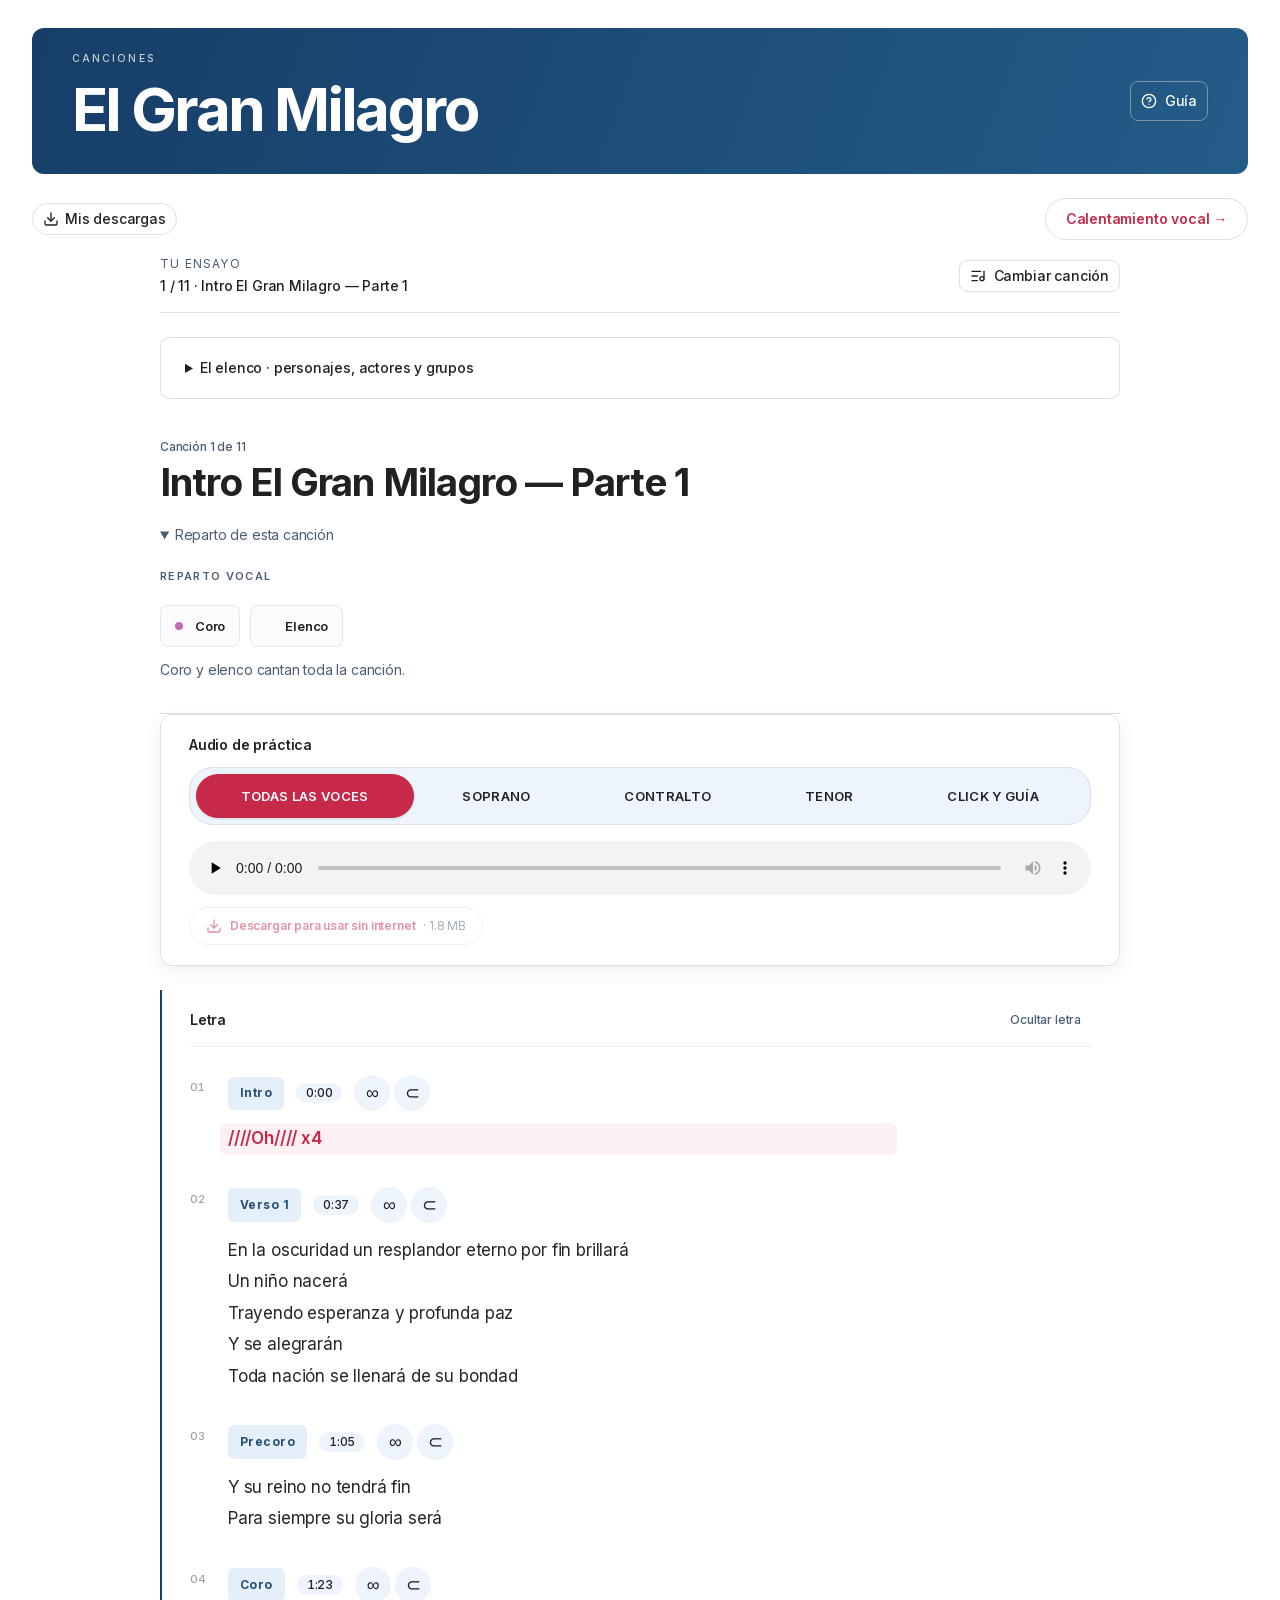
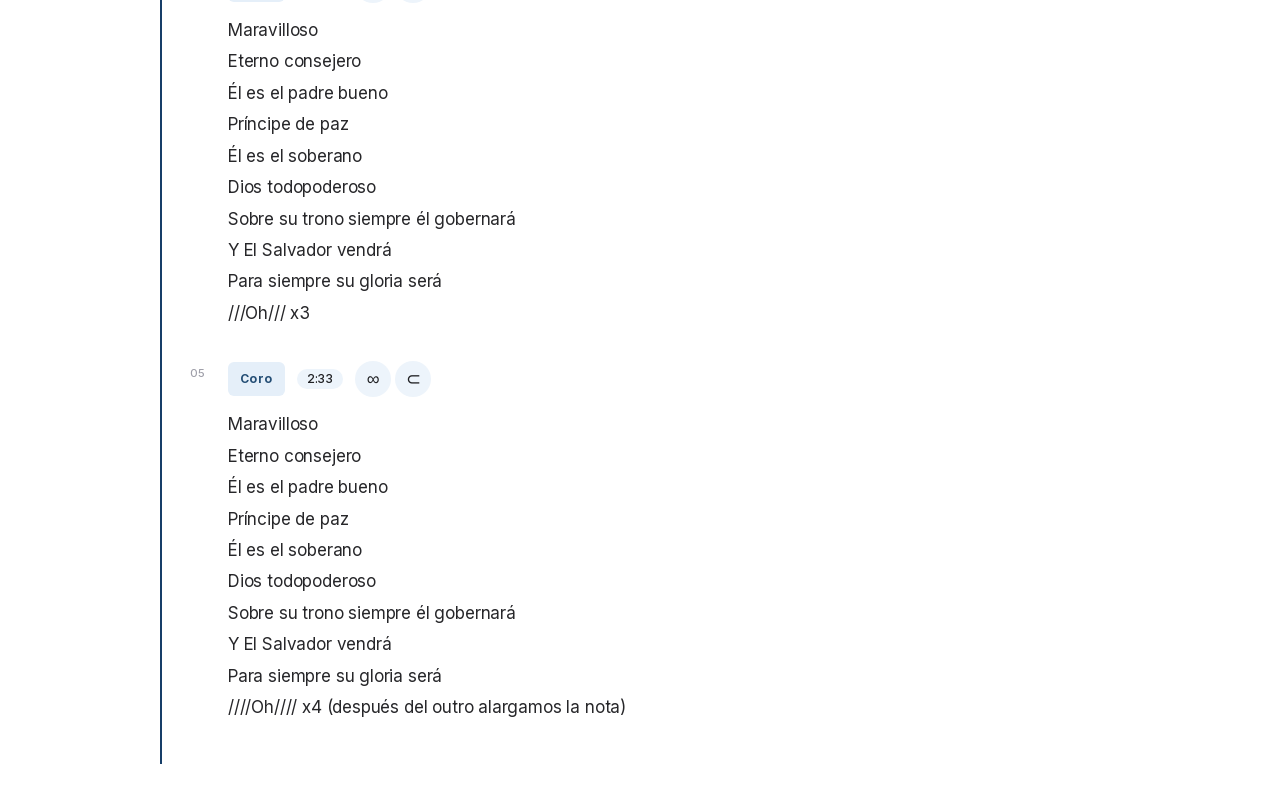
<file: canciones/intro-el-gran-milagro-parte-1.html>
<!DOCTYPE html><html lang="es"><head><meta charSet="utf-8"/><meta name="viewport" content="width=device-width, initial-scale=1, viewport-fit=cover, interactive-widget=resizes-content"/><link rel="stylesheet" href="/_next/static/css/index.BEedtvM-.css" data-rsc-css-href="/_next/static/css/index.BEedtvM-.css" data-precedence="vite-rsc/importer-resources"/><link rel="modulepreload" fetchPriority="low" href="/_next/static/chunks/index-CF-JqkEj.js"/><script src="/_next/static/chunks/rolldown-runtime-C60lm6uB.js" type="module" async=""></script><script src="/_next/static/chunks/framework-D_rUT4EX.js" type="module" async=""></script><link rel="modulepreload" href="/_next/static/chunks/layout-segment-context-BNFSuTp6.js" crossorigin=""/><link rel="modulepreload" href="/_next/static/chunks/offline-library-BIr3ytCa.js" crossorigin=""/><link rel="modulepreload" href="/_next/static/chunks/cloudflare-analytics-2VRtlP9g.js" crossorigin=""/><link rel="modulepreload" href="/_next/static/chunks/songbook-YNHt-U06.js" crossorigin=""/><title>Intro El Gran Milagro — Parte 1 · El Gran Milagro</title><meta name="description" content="Aprende y practica las canciones de El Gran Milagro."/><meta name="application-name" content="Gran Milagro"/><link rel="icon" href="/icons/app-192.png"/><link rel="apple-touch-icon" href="/icons/app-180.png"/><link rel="manifest" href="/manifest.json"/><meta name="mobile-web-app-capable" content="yes"/><meta name="apple-mobile-web-app-title" content="Gran Milagro"/><meta name="apple-mobile-web-app-status-bar-style" content="default"/><meta name="theme-color" content="#163e68"/><script>Object.assign(((self[Symbol.for("vinext.navigationRuntime")]??={bootstrap:{routeManifest:null},functions:{}}).bootstrap.rsc??={rsc:[]}),{params:{"slug":"intro-el-gran-milagro-parte-1"},nav:{"pathname":"/canciones/intro-el-gran-milagro-parte-1","searchParams":[]}})</script><link rel="modulepreload" href="/_next/static/chunks/index-CF-JqkEj.js" />
<link rel="preload" href="/_next/static/_vinext_fonts/inter-0c6ec1a12c79/inter-1ab1ad55.woff2" as="font" type="font/woff2" crossorigin />
<link rel="preload" href="/_next/static/_vinext_fonts/geist-mono-00e989178794/geist-mono-013b2f2f.woff2" as="font" type="font/woff2" crossorigin />
<style data-vinext-fonts>/* cyrillic-ext */
@font-face {
  font-family: 'Inter';
  font-style: normal;
  font-weight: 400;
  font-display: swap;
  src: url(/_next/static/_vinext_fonts/inter-0c6ec1a12c79/inter-7249155f.woff2) format('woff2');
  unicode-range: U+0460-052F, U+1C80-1C8A, U+20B4, U+2DE0-2DFF, U+A640-A69F, U+FE2E-FE2F;
}
/* cyrillic */
@font-face {
  font-family: 'Inter';
  font-style: normal;
  font-weight: 400;
  font-display: swap;
  src: url(/_next/static/_vinext_fonts/inter-0c6ec1a12c79/inter-e34c5f1b.woff2) format('woff2');
  unicode-range: U+0301, U+0400-045F, U+0490-0491, U+04B0-04B1, U+2116;
}
/* greek-ext */
@font-face {
  font-family: 'Inter';
  font-style: normal;
  font-weight: 400;
  font-display: swap;
  src: url(/_next/static/_vinext_fonts/inter-0c6ec1a12c79/inter-6e1a6b2b.woff2) format('woff2');
  unicode-range: U+1F00-1FFF;
}
/* greek */
@font-face {
  font-family: 'Inter';
  font-style: normal;
  font-weight: 400;
  font-display: swap;
  src: url(/_next/static/_vinext_fonts/inter-0c6ec1a12c79/inter-656bbed6.woff2) format('woff2');
  unicode-range: U+0370-0377, U+037A-037F, U+0384-038A, U+038C, U+038E-03A1, U+03A3-03FF;
}
/* vietnamese */
@font-face {
  font-family: 'Inter';
  font-style: normal;
  font-weight: 400;
  font-display: swap;
  src: url(/_next/static/_vinext_fonts/inter-0c6ec1a12c79/inter-fc83e075.woff2) format('woff2');
  unicode-range: U+0102-0103, U+0110-0111, U+0128-0129, U+0168-0169, U+01A0-01A1, U+01AF-01B0, U+0300-0301, U+0303-0304, U+0308-0309, U+0323, U+0329, U+1EA0-1EF9, U+20AB;
}
/* latin-ext */
@font-face {
  font-family: 'Inter';
  font-style: normal;
  font-weight: 400;
  font-display: swap;
  src: url(/_next/static/_vinext_fonts/inter-0c6ec1a12c79/inter-749a3084.woff2) format('woff2');
  unicode-range: U+0100-02BA, U+02BD-02C5, U+02C7-02CC, U+02CE-02D7, U+02DD-02FF, U+0304, U+0308, U+0329, U+1D00-1DBF, U+1E00-1E9F, U+1EF2-1EFF, U+2020, U+20A0-20AB, U+20AD-20C0, U+2113, U+2C60-2C7F, U+A720-A7FF;
}
/* latin */
@font-face {
  font-family: 'Inter';
  font-style: normal;
  font-weight: 400;
  font-display: swap;
  src: url(/_next/static/_vinext_fonts/inter-0c6ec1a12c79/inter-1ab1ad55.woff2) format('woff2');
  unicode-range: U+0000-00FF, U+0131, U+0152-0153, U+02BB-02BC, U+02C6, U+02DA, U+02DC, U+0304, U+0308, U+0329, U+2000-206F, U+20AC, U+2122, U+2191, U+2193, U+2212, U+2215, U+FEFF, U+FFFD;
}
/* cyrillic-ext */
@font-face {
  font-family: 'Inter';
  font-style: normal;
  font-weight: 500;
  font-display: swap;
  src: url(/_next/static/_vinext_fonts/inter-0c6ec1a12c79/inter-7249155f.woff2) format('woff2');
  unicode-range: U+0460-052F, U+1C80-1C8A, U+20B4, U+2DE0-2DFF, U+A640-A69F, U+FE2E-FE2F;
}
/* cyrillic */
@font-face {
  font-family: 'Inter';
  font-style: normal;
  font-weight: 500;
  font-display: swap;
  src: url(/_next/static/_vinext_fonts/inter-0c6ec1a12c79/inter-e34c5f1b.woff2) format('woff2');
  unicode-range: U+0301, U+0400-045F, U+0490-0491, U+04B0-04B1, U+2116;
}
/* greek-ext */
@font-face {
  font-family: 'Inter';
  font-style: normal;
  font-weight: 500;
  font-display: swap;
  src: url(/_next/static/_vinext_fonts/inter-0c6ec1a12c79/inter-6e1a6b2b.woff2) format('woff2');
  unicode-range: U+1F00-1FFF;
}
/* greek */
@font-face {
  font-family: 'Inter';
  font-style: normal;
  font-weight: 500;
  font-display: swap;
  src: url(/_next/static/_vinext_fonts/inter-0c6ec1a12c79/inter-656bbed6.woff2) format('woff2');
  unicode-range: U+0370-0377, U+037A-037F, U+0384-038A, U+038C, U+038E-03A1, U+03A3-03FF;
}
/* vietnamese */
@font-face {
  font-family: 'Inter';
  font-style: normal;
  font-weight: 500;
  font-display: swap;
  src: url(/_next/static/_vinext_fonts/inter-0c6ec1a12c79/inter-fc83e075.woff2) format('woff2');
  unicode-range: U+0102-0103, U+0110-0111, U+0128-0129, U+0168-0169, U+01A0-01A1, U+01AF-01B0, U+0300-0301, U+0303-0304, U+0308-0309, U+0323, U+0329, U+1EA0-1EF9, U+20AB;
}
/* latin-ext */
@font-face {
  font-family: 'Inter';
  font-style: normal;
  font-weight: 500;
  font-display: swap;
  src: url(/_next/static/_vinext_fonts/inter-0c6ec1a12c79/inter-749a3084.woff2) format('woff2');
  unicode-range: U+0100-02BA, U+02BD-02C5, U+02C7-02CC, U+02CE-02D7, U+02DD-02FF, U+0304, U+0308, U+0329, U+1D00-1DBF, U+1E00-1E9F, U+1EF2-1EFF, U+2020, U+20A0-20AB, U+20AD-20C0, U+2113, U+2C60-2C7F, U+A720-A7FF;
}
/* latin */
@font-face {
  font-family: 'Inter';
  font-style: normal;
  font-weight: 500;
  font-display: swap;
  src: url(/_next/static/_vinext_fonts/inter-0c6ec1a12c79/inter-1ab1ad55.woff2) format('woff2');
  unicode-range: U+0000-00FF, U+0131, U+0152-0153, U+02BB-02BC, U+02C6, U+02DA, U+02DC, U+0304, U+0308, U+0329, U+2000-206F, U+20AC, U+2122, U+2191, U+2193, U+2212, U+2215, U+FEFF, U+FFFD;
}
/* cyrillic-ext */
@font-face {
  font-family: 'Inter';
  font-style: normal;
  font-weight: 600;
  font-display: swap;
  src: url(/_next/static/_vinext_fonts/inter-0c6ec1a12c79/inter-7249155f.woff2) format('woff2');
  unicode-range: U+0460-052F, U+1C80-1C8A, U+20B4, U+2DE0-2DFF, U+A640-A69F, U+FE2E-FE2F;
}
/* cyrillic */
@font-face {
  font-family: 'Inter';
  font-style: normal;
  font-weight: 600;
  font-display: swap;
  src: url(/_next/static/_vinext_fonts/inter-0c6ec1a12c79/inter-e34c5f1b.woff2) format('woff2');
  unicode-range: U+0301, U+0400-045F, U+0490-0491, U+04B0-04B1, U+2116;
}
/* greek-ext */
@font-face {
  font-family: 'Inter';
  font-style: normal;
  font-weight: 600;
  font-display: swap;
  src: url(/_next/static/_vinext_fonts/inter-0c6ec1a12c79/inter-6e1a6b2b.woff2) format('woff2');
  unicode-range: U+1F00-1FFF;
}
/* greek */
@font-face {
  font-family: 'Inter';
  font-style: normal;
  font-weight: 600;
  font-display: swap;
  src: url(/_next/static/_vinext_fonts/inter-0c6ec1a12c79/inter-656bbed6.woff2) format('woff2');
  unicode-range: U+0370-0377, U+037A-037F, U+0384-038A, U+038C, U+038E-03A1, U+03A3-03FF;
}
/* vietnamese */
@font-face {
  font-family: 'Inter';
  font-style: normal;
  font-weight: 600;
  font-display: swap;
  src: url(/_next/static/_vinext_fonts/inter-0c6ec1a12c79/inter-fc83e075.woff2) format('woff2');
  unicode-range: U+0102-0103, U+0110-0111, U+0128-0129, U+0168-0169, U+01A0-01A1, U+01AF-01B0, U+0300-0301, U+0303-0304, U+0308-0309, U+0323, U+0329, U+1EA0-1EF9, U+20AB;
}
/* latin-ext */
@font-face {
  font-family: 'Inter';
  font-style: normal;
  font-weight: 600;
  font-display: swap;
  src: url(/_next/static/_vinext_fonts/inter-0c6ec1a12c79/inter-749a3084.woff2) format('woff2');
  unicode-range: U+0100-02BA, U+02BD-02C5, U+02C7-02CC, U+02CE-02D7, U+02DD-02FF, U+0304, U+0308, U+0329, U+1D00-1DBF, U+1E00-1E9F, U+1EF2-1EFF, U+2020, U+20A0-20AB, U+20AD-20C0, U+2113, U+2C60-2C7F, U+A720-A7FF;
}
/* latin */
@font-face {
  font-family: 'Inter';
  font-style: normal;
  font-weight: 600;
  font-display: swap;
  src: url(/_next/static/_vinext_fonts/inter-0c6ec1a12c79/inter-1ab1ad55.woff2) format('woff2');
  unicode-range: U+0000-00FF, U+0131, U+0152-0153, U+02BB-02BC, U+02C6, U+02DA, U+02DC, U+0304, U+0308, U+0329, U+2000-206F, U+20AC, U+2122, U+2191, U+2193, U+2212, U+2215, U+FEFF, U+FFFD;
}
/* cyrillic-ext */
@font-face {
  font-family: 'Inter';
  font-style: normal;
  font-weight: 700;
  font-display: swap;
  src: url(/_next/static/_vinext_fonts/inter-0c6ec1a12c79/inter-7249155f.woff2) format('woff2');
  unicode-range: U+0460-052F, U+1C80-1C8A, U+20B4, U+2DE0-2DFF, U+A640-A69F, U+FE2E-FE2F;
}
/* cyrillic */
@font-face {
  font-family: 'Inter';
  font-style: normal;
  font-weight: 700;
  font-display: swap;
  src: url(/_next/static/_vinext_fonts/inter-0c6ec1a12c79/inter-e34c5f1b.woff2) format('woff2');
  unicode-range: U+0301, U+0400-045F, U+0490-0491, U+04B0-04B1, U+2116;
}
/* greek-ext */
@font-face {
  font-family: 'Inter';
  font-style: normal;
  font-weight: 700;
  font-display: swap;
  src: url(/_next/static/_vinext_fonts/inter-0c6ec1a12c79/inter-6e1a6b2b.woff2) format('woff2');
  unicode-range: U+1F00-1FFF;
}
/* greek */
@font-face {
  font-family: 'Inter';
  font-style: normal;
  font-weight: 700;
  font-display: swap;
  src: url(/_next/static/_vinext_fonts/inter-0c6ec1a12c79/inter-656bbed6.woff2) format('woff2');
  unicode-range: U+0370-0377, U+037A-037F, U+0384-038A, U+038C, U+038E-03A1, U+03A3-03FF;
}
/* vietnamese */
@font-face {
  font-family: 'Inter';
  font-style: normal;
  font-weight: 700;
  font-display: swap;
  src: url(/_next/static/_vinext_fonts/inter-0c6ec1a12c79/inter-fc83e075.woff2) format('woff2');
  unicode-range: U+0102-0103, U+0110-0111, U+0128-0129, U+0168-0169, U+01A0-01A1, U+01AF-01B0, U+0300-0301, U+0303-0304, U+0308-0309, U+0323, U+0329, U+1EA0-1EF9, U+20AB;
}
/* latin-ext */
@font-face {
  font-family: 'Inter';
  font-style: normal;
  font-weight: 700;
  font-display: swap;
  src: url(/_next/static/_vinext_fonts/inter-0c6ec1a12c79/inter-749a3084.woff2) format('woff2');
  unicode-range: U+0100-02BA, U+02BD-02C5, U+02C7-02CC, U+02CE-02D7, U+02DD-02FF, U+0304, U+0308, U+0329, U+1D00-1DBF, U+1E00-1E9F, U+1EF2-1EFF, U+2020, U+20A0-20AB, U+20AD-20C0, U+2113, U+2C60-2C7F, U+A720-A7FF;
}
/* latin */
@font-face {
  font-family: 'Inter';
  font-style: normal;
  font-weight: 700;
  font-display: swap;
  src: url(/_next/static/_vinext_fonts/inter-0c6ec1a12c79/inter-1ab1ad55.woff2) format('woff2');
  unicode-range: U+0000-00FF, U+0131, U+0152-0153, U+02BB-02BC, U+02C6, U+02DA, U+02DC, U+0304, U+0308, U+0329, U+2000-206F, U+20AC, U+2122, U+2191, U+2193, U+2212, U+2215, U+FEFF, U+FFFD;
}

@font-face {
  font-family: 'Inter Fallback';
  src: local("Arial");
  ascent-override: 90.44%;
  descent-override: 22.52%;
  line-gap-override: 0.00%;
  size-adjust: 107.12%;
}

.__font_inter_1o594yd { font-family: 'Inter', 'Inter Fallback'; font-style: normal; }

.__variable_inter_1o594yd { --font-inter: 'Inter', 'Inter Fallback'; }

/* cyrillic-ext */
@font-face {
  font-family: 'Geist Mono';
  font-style: normal;
  font-weight: 100 900;
  font-display: swap;
  src: url(/_next/static/_vinext_fonts/geist-mono-00e989178794/geist-mono-f6b33328.woff2) format('woff2');
  unicode-range: U+0460-052F, U+1C80-1C8A, U+20B4, U+2DE0-2DFF, U+A640-A69F, U+FE2E-FE2F;
}
/* cyrillic */
@font-face {
  font-family: 'Geist Mono';
  font-style: normal;
  font-weight: 100 900;
  font-display: swap;
  src: url(/_next/static/_vinext_fonts/geist-mono-00e989178794/geist-mono-44e03052.woff2) format('woff2');
  unicode-range: U+0301, U+0400-045F, U+0490-0491, U+04B0-04B1, U+2116;
}
/* symbols2 */
@font-face {
  font-family: 'Geist Mono';
  font-style: normal;
  font-weight: 100 900;
  font-display: swap;
  src: url(/_next/static/_vinext_fonts/geist-mono-00e989178794/geist-mono-0638449e.woff2) format('woff2');
  unicode-range: U+2000-2001, U+2004-2008, U+200A, U+23B8-23BD, U+2500-259F;
}
/* vietnamese */
@font-face {
  font-family: 'Geist Mono';
  font-style: normal;
  font-weight: 100 900;
  font-display: swap;
  src: url(/_next/static/_vinext_fonts/geist-mono-00e989178794/geist-mono-971fb274.woff2) format('woff2');
  unicode-range: U+0102-0103, U+0110-0111, U+0128-0129, U+0168-0169, U+01A0-01A1, U+01AF-01B0, U+0300-0301, U+0303-0304, U+0308-0309, U+0323, U+0329, U+1EA0-1EF9, U+20AB;
}
/* latin-ext */
@font-face {
  font-family: 'Geist Mono';
  font-style: normal;
  font-weight: 100 900;
  font-display: swap;
  src: url(/_next/static/_vinext_fonts/geist-mono-00e989178794/geist-mono-44745446.woff2) format('woff2');
  unicode-range: U+0100-02BA, U+02BD-02C5, U+02C7-02CC, U+02CE-02D7, U+02DD-02FF, U+0304, U+0308, U+0329, U+1D00-1DBF, U+1E00-1E9F, U+1EF2-1EFF, U+2020, U+20A0-20AB, U+20AD-20C0, U+2113, U+2C60-2C7F, U+A720-A7FF;
}
/* latin */
@font-face {
  font-family: 'Geist Mono';
  font-style: normal;
  font-weight: 100 900;
  font-display: swap;
  src: url(/_next/static/_vinext_fonts/geist-mono-00e989178794/geist-mono-013b2f2f.woff2) format('woff2');
  unicode-range: U+0000-00FF, U+0131, U+0152-0153, U+02BB-02BC, U+02C6, U+02DA, U+02DC, U+0304, U+0308, U+0329, U+2000-206F, U+20AC, U+2122, U+2191, U+2193, U+2212, U+2215, U+FEFF, U+FFFD;
}

@font-face {
  font-family: 'Geist Mono Fallback';
  src: local("Arial");
  ascent-override: 74.67%;
  descent-override: 21.92%;
  line-gap-override: 0.00%;
  size-adjust: 134.59%;
}

.__font_geist_mono_1001rt9 { font-family: 'Geist Mono', 'Geist Mono Fallback'; font-style: normal; }

.__variable_geist_mono_1001rt9 { --font-geist-mono: 'Geist Mono', 'Geist Mono Fallback'; }
</style>
</head><body class="__variable_inter_1o594yd __variable_geist_mono_1001rt9"><main class="min-h-dvh bg-background px-4 py-5 text-foreground sm:px-6 lg:px-8 lg:py-7"><div class="mx-auto max-w-[1320px]"><header class="stage-header mb-5 flex items-center justify-between gap-4 lg:mb-6"><div><p class="mb-1 text-xs font-medium tracking-[0.02em] text-muted-foreground">Canciones</p><h1 class="text-2xl font-bold tracking-[-0.03em] sm:text-[28px]">El Gran Milagro</h1></div><button type="button" tabindex="0" data-slot="dialog-trigger" data-base-ui-click-trigger="" id="base-ui-_R_7oli_" aria-haspopup="dialog" aria-expanded="false" class="group/button inline-flex shrink-0 items-center justify-center rounded-lg border bg-clip-padding text-sm font-medium whitespace-nowrap transition-all outline-none select-none focus-visible:border-ring focus-visible:ring-3 focus-visible:ring-ring/50 active:not-aria-[haspopup]:translate-y-px disabled:pointer-events-none disabled:opacity-50 aria-invalid:border-destructive aria-invalid:ring-3 aria-invalid:ring-destructive/20 dark:aria-invalid:border-destructive/50 dark:aria-invalid:ring-destructive/40 [&amp;_svg]:pointer-events-none [&amp;_svg]:shrink-0 [&amp;_svg:not([class*=&#x27;size-&#x27;])]:size-4 border-border hover:bg-muted hover:text-foreground aria-expanded:bg-muted aria-expanded:text-foreground dark:border-input dark:bg-input/30 dark:hover:bg-input/50 px-2.5 has-data-[icon=inline-end]:pr-2 has-data-[icon=inline-start]:pl-2 h-10 gap-2 bg-card shadow-xs"><svg xmlns="http://www.w3.org/2000/svg" width="24" height="24" viewBox="0 0 24 24" fill="none" stroke="currentColor" stroke-width="2" stroke-linecap="round" stroke-linejoin="round" class="lucide lucide-circle-question-mark" aria-hidden="true"><circle cx="12" cy="12" r="10"></circle><path d="M9.09 9a3 3 0 0 1 5.83 1c0 2-3 3-3 3"></path><path d="M12 17h.01"></path></svg><span class="hidden sm:inline">Guía</span></button></header><div class="mt-5 flex flex-wrap items-center justify-between gap-3"><div class="flex flex-wrap items-center gap-3"><button type="button" tabindex="0" data-slot="dialog-trigger" data-base-ui-click-trigger="" id="base-ui-_R_ul5i_" aria-haspopup="dialog" aria-expanded="false" class="group/button inline-flex shrink-0 items-center justify-center border bg-clip-padding text-sm font-medium whitespace-nowrap transition-all outline-none select-none focus-visible:border-ring focus-visible:ring-3 focus-visible:ring-ring/50 active:not-aria-[haspopup]:translate-y-px disabled:pointer-events-none disabled:opacity-50 aria-invalid:border-destructive aria-invalid:ring-3 aria-invalid:ring-destructive/20 dark:aria-invalid:border-destructive/50 dark:aria-invalid:ring-destructive/40 [&amp;_svg]:pointer-events-none [&amp;_svg]:shrink-0 [&amp;_svg:not([class*=&#x27;size-&#x27;])]:size-4 border-border bg-background hover:bg-muted hover:text-foreground aria-expanded:bg-muted aria-expanded:text-foreground dark:border-input dark:bg-input/30 dark:hover:bg-input/50 h-8 gap-1.5 px-2.5 has-data-[icon=inline-end]:pr-2 has-data-[icon=inline-start]:pl-2 rounded-full"><svg xmlns="http://www.w3.org/2000/svg" width="24" height="24" viewBox="0 0 24 24" fill="none" stroke="currentColor" stroke-width="2" stroke-linecap="round" stroke-linejoin="round" class="lucide lucide-download size-4" aria-hidden="true"><path d="M12 15V3"></path><path d="M21 15v4a2 2 0 0 1-2 2H5a2 2 0 0 1-2-2v-4"></path><path d="m7 10 5 5 5-5"></path></svg>Mis descargas</button></div><a href="/calentamiento" class="rounded-full border bg-card px-5 py-2.5 text-sm font-semibold text-primary transition-colors hover:bg-secondary">Calentamiento vocal →</a></div><nav class="song-navigation" aria-label="Navegación de canciones"><div class="min-w-0"><p class="text-xs uppercase tracking-widest text-muted-foreground">Tu ensayo</p><p class="mt-1 truncate text-sm font-medium">1<!-- --> / <!-- -->11<!-- --> · <!-- -->Intro El Gran Milagro — Parte 1</p></div><button type="button" tabindex="0" data-slot="dialog-trigger" data-base-ui-click-trigger="" id="base-ui-_R_7pli_" aria-haspopup="dialog" aria-expanded="false" class="group/button inline-flex items-center justify-center rounded-lg border bg-clip-padding text-sm font-medium whitespace-nowrap transition-all outline-none select-none focus-visible:border-ring focus-visible:ring-3 focus-visible:ring-ring/50 active:not-aria-[haspopup]:translate-y-px disabled:pointer-events-none disabled:opacity-50 aria-invalid:border-destructive aria-invalid:ring-3 aria-invalid:ring-destructive/20 dark:aria-invalid:border-destructive/50 dark:aria-invalid:ring-destructive/40 [&amp;_svg]:pointer-events-none [&amp;_svg]:shrink-0 [&amp;_svg:not([class*=&#x27;size-&#x27;])]:size-4 border-border bg-background hover:bg-muted hover:text-foreground aria-expanded:bg-muted aria-expanded:text-foreground dark:border-input dark:bg-input/30 dark:hover:bg-input/50 h-8 px-2.5 has-data-[icon=inline-end]:pr-2 has-data-[icon=inline-start]:pl-2 shrink-0 gap-2"><svg xmlns="http://www.w3.org/2000/svg" width="24" height="24" viewBox="0 0 24 24" fill="none" stroke="currentColor" stroke-width="2" stroke-linecap="round" stroke-linejoin="round" class="lucide lucide-list-music size-4" aria-hidden="true"><path d="M16 5H3"></path><path d="M11 12H3"></path><path d="M11 19H3"></path><path d="M21 16V5"></path><circle cx="18" cy="16" r="3"></circle></svg>Cambiar canción</button></nav><div class="mx-auto max-w-[960px]"><details class="mb-4 rounded-xl border bg-card px-5 py-5 text-sm sm:px-6"><summary class="cursor-pointer font-medium">El elenco · personajes, actores y grupos</summary><dl class="mt-5 grid gap-4 sm:grid-cols-2"><div class="flex gap-3"><span aria-hidden="true" class="mt-1.5 size-2 shrink-0 rounded-full" style="background-color:#D99B16"></span><div><dt class="font-semibold">María adulta</dt><dd class="text-muted-foreground"></dd></div></div><div class="flex gap-3"><span aria-hidden="true" class="mt-1.5 size-2 shrink-0 rounded-full" style="background-color:#249AC5"></span><div><dt class="font-semibold">José adulto</dt><dd class="text-muted-foreground"></dd></div></div><div class="flex gap-3"><span aria-hidden="true" class="mt-1.5 size-2 shrink-0 rounded-full" style="background-color:#8855B9"></span><div><dt class="font-semibold">Malabarista</dt><dd class="text-muted-foreground"></dd></div></div><div class="flex gap-3"><span aria-hidden="true" class="mt-1.5 size-2 shrink-0 rounded-full" style="background-color:#689E38"></span><div><dt class="font-semibold">Equilibrista</dt><dd class="text-muted-foreground"></dd></div></div><div class="flex gap-3"><span aria-hidden="true" class="mt-1.5 size-2 shrink-0 rounded-full" style="background-color:#E7824C"></span><div><dt class="font-semibold">María niña</dt><dd class="text-muted-foreground"></dd></div></div><div class="flex gap-3"><span aria-hidden="true" class="mt-1.5 size-2 shrink-0 rounded-full" style="background-color:#14A881"></span><div><dt class="font-semibold">José niño</dt><dd class="text-muted-foreground"></dd></div></div><div class="flex gap-3"><span aria-hidden="true" class="mt-1.5 size-2 shrink-0 rounded-full" style="background-color:#C84848"></span><div><dt class="font-semibold">Showman</dt><dd class="text-muted-foreground"></dd></div></div><div class="flex gap-3"><span aria-hidden="true" class="mt-1.5 size-2 shrink-0 rounded-full" style="background-color:#A83848"></span><div><dt class="font-semibold">Bufón</dt><dd class="text-muted-foreground"></dd></div></div><div class="flex gap-3"><span aria-hidden="true" class="mt-1.5 size-2 shrink-0 rounded-full" style="background-color:#39A4A5"></span><div><dt class="font-semibold">Amiga de María</dt><dd class="text-muted-foreground"></dd></div></div><div class="flex gap-3"><span aria-hidden="true" class="mt-1.5 size-2 shrink-0 rounded-full" style="background-color:#64889A"></span><div><dt class="font-semibold">Hombres</dt><dd class="text-muted-foreground"></dd></div></div><div class="flex gap-3"><span aria-hidden="true" class="mt-1.5 size-2 shrink-0 rounded-full" style="background-color:#986BB0"></span><div><dt class="font-semibold">Mujeres</dt><dd class="text-muted-foreground"></dd></div></div><div class="flex gap-3"><span aria-hidden="true" class="mt-1.5 size-2 shrink-0 rounded-full" style="background-color:#C16BB0"></span><div><dt class="font-semibold">Coro</dt><dd class="text-muted-foreground"></dd></div></div><div class="flex gap-3"><span aria-hidden="true" class="mt-1.5 size-2 shrink-0 rounded-full" style="background-color:#B9589F"></span><div><dt class="font-semibold">Coro 1</dt><dd class="text-muted-foreground"></dd></div></div><div class="flex gap-3"><span aria-hidden="true" class="mt-1.5 size-2 shrink-0 rounded-full" style="background-color:#9362B4"></span><div><dt class="font-semibold">Coro 2</dt><dd class="text-muted-foreground"></dd></div></div><div class="flex gap-3"><span aria-hidden="true" class="mt-1.5 size-2 shrink-0 rounded-full" style="background-color:#8B7295"></span><div><dt class="font-semibold">Todos</dt><dd class="text-muted-foreground"></dd></div></div></dl></details><section class="song-sheet overflow-hidden rounded-xl border bg-card shadow-xs"><div class="border-b px-5 py-5 sm:px-6"><div class="flex flex-wrap items-start justify-between gap-4"><div><p class="text-xs font-medium text-muted-foreground">Canción <!-- -->1<!-- --> de <!-- -->11</p><h2 class="mt-1 text-xl font-bold tracking-[-0.025em] sm:text-2xl">Intro El Gran Milagro — Parte 1</h2><details open="" class="mt-5 text-sm"><summary class="cursor-pointer text-muted-foreground">Reparto de esta canción</summary><div class="mt-6 space-y-5"><p class="text-[11px] font-semibold uppercase tracking-[0.12em] text-muted-foreground">Reparto vocal</p><div><ul class="flex flex-wrap gap-2.5" aria-label="Reparto vocal"><li class="flex items-center gap-3 rounded-lg border border-border/70 bg-muted/30 px-3.5 py-2.5"><span aria-hidden="true" class="size-2 shrink-0 rounded-full" style="background-color:#C16BB0"></span><span class="min-w-0"><span class="block text-[13px] font-semibold leading-5 text-foreground">Coro</span></span></li><li class="flex items-center gap-3 rounded-lg border border-border/70 bg-muted/30 px-3.5 py-2.5"><span aria-hidden="true" class="size-2 shrink-0 rounded-full"></span><span class="min-w-0"><span class="block text-[13px] font-semibold leading-5 text-foreground">Elenco</span></span></li></ul><p class="mt-3 text-sm leading-relaxed text-muted-foreground">Coro y elenco cantan toda la canción.</p></div></div></details></div></div></div><section class="border-b bg-muted/20 px-5 py-5 sm:px-7" aria-label="Audios de la canción"><div class="mb-4 space-y-3"><h3 class="text-sm font-semibold">Audio de práctica</h3><fieldset aria-label="Seleccionar voz" class="voice-selector flex min-w-0 flex-wrap gap-1 rounded-3xl border border-border bg-muted p-1.5"><button type="button" aria-pressed="true" class="min-h-11 flex-auto rounded-full px-4 py-2.5 text-xs font-semibold uppercase tracking-wide transition-colors focus-visible:outline-none focus-visible:ring-2 focus-visible:ring-primary focus-visible:ring-offset-2 sm:text-[13px] bg-primary text-white shadow-sm">Todas las voces</button><button type="button" aria-pressed="false" class="min-h-11 flex-auto rounded-full px-4 py-2.5 text-xs font-semibold uppercase tracking-wide transition-colors focus-visible:outline-none focus-visible:ring-2 focus-visible:ring-primary focus-visible:ring-offset-2 sm:text-[13px] text-foreground hover:bg-secondary">Soprano</button><button type="button" aria-pressed="false" class="min-h-11 flex-auto rounded-full px-4 py-2.5 text-xs font-semibold uppercase tracking-wide transition-colors focus-visible:outline-none focus-visible:ring-2 focus-visible:ring-primary focus-visible:ring-offset-2 sm:text-[13px] text-foreground hover:bg-secondary">Contralto</button><button type="button" aria-pressed="false" class="min-h-11 flex-auto rounded-full px-4 py-2.5 text-xs font-semibold uppercase tracking-wide transition-colors focus-visible:outline-none focus-visible:ring-2 focus-visible:ring-primary focus-visible:ring-offset-2 sm:text-[13px] text-foreground hover:bg-secondary">Tenor</button><button type="button" aria-pressed="false" class="min-h-11 flex-auto rounded-full px-4 py-2.5 text-xs font-semibold uppercase tracking-wide transition-colors focus-visible:outline-none focus-visible:ring-2 focus-visible:ring-primary focus-visible:ring-offset-2 sm:text-[13px] text-foreground hover:bg-secondary">Click y Guía</button></fieldset></div><audio controls="" preload="none" src="/audio/song-01/todas-las-voces.m4a" class="w-full" aria-label="Audio: Todas las voces" aria-describedby="lyrics-heading"></audio><div class="mt-3 space-y-2 text-xs"><button type="button" disabled="" class="inline-flex items-center gap-2 rounded-full border bg-card px-4 py-2.5 font-semibold text-primary disabled:opacity-50"><svg xmlns="http://www.w3.org/2000/svg" width="24" height="24" viewBox="0 0 24 24" fill="none" stroke="currentColor" stroke-width="2" stroke-linecap="round" stroke-linejoin="round" class="lucide lucide-download size-4" aria-hidden="true"><path d="M12 15V3"></path><path d="M21 15v4a2 2 0 0 1-2 2H5a2 2 0 0 1-2-2v-4"></path><path d="m7 10 5 5 5-5"></path></svg>Descargar para usar sin internet <span class="font-normal text-muted-foreground">· <!-- -->1.8 MB</span></button></div></section><section class="px-5 pb-8 pt-4 sm:px-7 sm:pb-10" aria-labelledby="lyrics-heading"><div class="mb-7 flex items-center justify-between gap-3 border-b border-border/60 pb-3"><h3 id="lyrics-heading" class="text-sm font-semibold">Letra</h3><button type="button" tabindex="0" data-slot="button" class="group/button inline-flex shrink-0 items-center justify-center border border-transparent bg-clip-padding font-medium whitespace-nowrap transition-all outline-none select-none focus-visible:border-ring focus-visible:ring-3 focus-visible:ring-ring/50 active:not-aria-[haspopup]:translate-y-px disabled:pointer-events-none disabled:opacity-50 aria-invalid:border-destructive aria-invalid:ring-3 aria-invalid:ring-destructive/20 dark:aria-invalid:border-destructive/50 dark:aria-invalid:ring-destructive/40 [&amp;_svg]:pointer-events-none [&amp;_svg]:shrink-0 hover:bg-muted hover:text-foreground aria-expanded:bg-muted aria-expanded:text-foreground dark:hover:bg-muted/50 h-7 gap-1 rounded-[min(var(--radius-md),12px)] px-2.5 in-data-[slot=button-group]:rounded-lg has-data-[icon=inline-end]:pr-1.5 has-data-[icon=inline-start]:pl-1.5 [&amp;_svg:not([class*=&#x27;size-&#x27;])]:size-3.5 text-xs text-muted-foreground">Ocultar letra</button></div><div><div data-timing-audio="" class="max-w-[65ch] text-left text-[16px] leading-[1.85] text-zinc-800 sm:text-[17px]"><section class="mb-8 last:mb-0"><div class="grid grid-cols-[22px_minmax(0,1fr)] gap-x-3 sm:gap-x-4"><span aria-hidden="true" class="pt-0.5 text-[11px] font-medium tabular-nums text-zinc-400">01</span><div><div class="mb-3 flex flex-wrap items-center gap-x-3 gap-y-1"><h5 class="text-xs font-semibold leading-6 tracking-wide text-muted-foreground"><span>Intro </span></h5></div><p class="break-words"><span>////Oh//// x4 </span></p></div></div></section><section class="mb-8 last:mb-0"><div class="grid grid-cols-[22px_minmax(0,1fr)] gap-x-3 sm:gap-x-4"><span aria-hidden="true" class="pt-0.5 text-[11px] font-medium tabular-nums text-zinc-400">02</span><div><div class="mb-3 flex flex-wrap items-center gap-x-3 gap-y-1"><h5 class="text-xs font-semibold leading-6 tracking-wide text-muted-foreground"><span>Verso 1</span></h5></div><p class="break-words"><span>En la oscuridad un resplandor eterno por fin brillará  </span></p><p class="break-words"><span>Un niño nacerá  </span></p><p class="break-words"><span>Trayendo esperanza y profunda paz  </span></p><p class="break-words"><span>Y se alegrarán  </span></p><p class="break-words"><span>Toda nación se llenará de su bondad  </span></p></div></div></section><section class="mb-8 last:mb-0"><div class="grid grid-cols-[22px_minmax(0,1fr)] gap-x-3 sm:gap-x-4"><span aria-hidden="true" class="pt-0.5 text-[11px] font-medium tabular-nums text-zinc-400">03</span><div><div class="mb-3 flex flex-wrap items-center gap-x-3 gap-y-1"><h5 class="text-xs font-semibold leading-6 tracking-wide text-muted-foreground"><span>Precoro</span><span>  </span></h5></div><p class="break-words"><span>Y su reino no tendrá fin  </span></p><p class="break-words"><span>Para siempre su gloria será  </span></p></div></div></section><section class="mb-8 last:mb-0"><div class="grid grid-cols-[22px_minmax(0,1fr)] gap-x-3 sm:gap-x-4"><span aria-hidden="true" class="pt-0.5 text-[11px] font-medium tabular-nums text-zinc-400">04</span><div><div class="mb-3 flex flex-wrap items-center gap-x-3 gap-y-1"><h5 class="text-xs font-semibold leading-6 tracking-wide text-muted-foreground"><span>Coro </span></h5></div><p class="break-words"><span>Maravilloso </span></p><p class="break-words"><span>Eterno consejero  </span></p><p class="break-words"><span>Él es el padre bueno  </span></p><p class="break-words"><span>Príncipe de paz  </span></p><p class="break-words"><span>Él es el soberano </span></p><p class="break-words"><span>Dios todopoderoso  </span></p><p class="break-words"><span>Sobre su trono siempre él gobernará  </span></p><p class="break-words"><span>Y El Salvador vendrá  </span></p><p class="break-words"><span>Para siempre su gloria será  </span></p><p class="break-words"><span>///Oh/// x3 </span></p></div></div></section><section class="mb-8 last:mb-0"><div class="grid grid-cols-[22px_minmax(0,1fr)] gap-x-3 sm:gap-x-4"><span aria-hidden="true" class="pt-0.5 text-[11px] font-medium tabular-nums text-zinc-400">05</span><div><div class="mb-3 flex flex-wrap items-center gap-x-3 gap-y-1"><h5 class="text-xs font-semibold leading-6 tracking-wide text-muted-foreground"><span>Coro </span></h5></div><p class="break-words"><span>Maravilloso </span></p><p class="break-words"><span>Eterno consejero  </span></p><p class="break-words"><span>Él es el padre bueno  </span></p><p class="break-words"><span>Príncipe de paz  </span></p><p class="break-words"><span>Él es el soberano  </span></p><p class="break-words"><span>Dios todopoderoso  </span></p><p class="break-words"><span>Sobre su trono siempre él gobernará  </span></p><p class="break-words"><span>Y El Salvador vendrá  </span></p><p class="break-words"><span>Para siempre su gloria será  </span></p><p class="break-words"><span>////Oh//// x4 (después del outro alargamos la nota) </span></p></div></div></section></div></div></section></section></div></div></main><script type="module" src="/_next/static/chunks/index-CF-JqkEj.js" id="_R_" async=""></script><script>((self[Symbol.for("vinext.navigationRuntime")]??={bootstrap:{routeManifest:null},functions:{}}).bootstrap.rsc??={rsc:[]}).rsc.push("0:{\"page:/canciones/intro-el-gran-milagro-parte-1\":\"$L1\",\"layout:/\":\"$L2\",\"route:/canciones/intro-el-gran-milagro-parte-1\":\"$L3\",\"__route\":\"route:/canciones/intro-el-gran-milagro-parte-1\",\"__interceptionContext\":null,\"__layoutIds\":[\"layout:/\"],\"__rootLayout\":\"/\",\"__bfcacheSegmentIdentities\":{\"layout:/\":\"[\\\"layout\\\",\\\"layout:/\\\",\\\"root-boundary:/\\\",\\\"\\\"]\",\"page:/canciones/intro-el-gran-milagro-parte-1\":\"[\\\"page\\\",\\\"page:/canciones/:slug\\\",\\\"root-boundary:/\\\",\\\"[\\\\\\\"canciones\\\\\\\",\\\\\\\"slug|intro-el-gran-milagro-parte-1|d\\\\\\\"]\\\"]\"},\"__srcPage\":[\"canciones\",\"[slug]\",\"page\"],\"__layoutFlags\":{\"layout:/\":\"s\"},\"__artifactCompatibility\":{\"schemaVersion\":1,\"graphVersion\":\"app-route-graph:719d7efc953ce9a0\",\"deploymentVersion\":\"0b2941ea-629c-4f3f-9fec-24be850fd952\",\"appElementsSchemaVersion\":1,\"rscPayloadSchemaVersion\":1,\"rootBoundaryId\":\"/\",\"renderEpoch\":null}}\n")</script><script>((self[Symbol.for("vinext.navigationRuntime")]??={bootstrap:{routeManifest:null},functions:{}}).bootstrap.rsc??={rsc:[]}).rsc.push("4:I[\"e89d6a3ac301\",[],\"OfflineProvider\",1]\n")</script><script>((self[Symbol.for("vinext.navigationRuntime")]??={bootstrap:{routeManifest:null},functions:{}}).bootstrap.rsc??={rsc:[]}).rsc.push("5:I[\"8c0f216c4604\",[],\"Children\",1]\n")</script><script>((self[Symbol.for("vinext.navigationRuntime")]??={bootstrap:{routeManifest:null},functions:{}}).bootstrap.rsc??={rsc:[]}).rsc.push("6:I[\"70b75667c4b0\",[],\"CloudflareAnalytics\",1]\n")</script><script>((self[Symbol.for("vinext.navigationRuntime")]??={bootstrap:{routeManifest:null},functions:{}}).bootstrap.rsc??={rsc:[]}).rsc.push("7:I[\"593f344dc510\",[],\"GlobalErrorBoundary\",1]\n")</script><script>((self[Symbol.for("vinext.navigationRuntime")]??={bootstrap:{routeManifest:null},functions:{}}).bootstrap.rsc??={rsc:[]}).rsc.push("8:I[\"0b874ad30386\",[],\"default\",1]\n")</script><script>((self[Symbol.for("vinext.navigationRuntime")]??={bootstrap:{routeManifest:null},functions:{}}).bootstrap.rsc??={rsc:[]}).rsc.push("9:I[\"593f344dc510\",[],\"ErrorBoundary\",1]\n")</script><script>((self[Symbol.for("vinext.navigationRuntime")]??={bootstrap:{routeManifest:null},functions:{}}).bootstrap.rsc??={rsc:[]}).rsc.push("a:I[\"15c18cfaeeff\",[],\"LayoutSegmentProvider\",1]\n")</script><script>((self[Symbol.for("vinext.navigationRuntime")]??={bootstrap:{routeManifest:null},functions:{}}).bootstrap.rsc??={rsc:[]}).rsc.push("b:I[\"8c0f216c4604\",[],\"Slot\",1]\n")</script><script>((self[Symbol.for("vinext.navigationRuntime")]??={bootstrap:{routeManifest:null},functions:{}}).bootstrap.rsc??={rsc:[]}).rsc.push("c:I[\"593f344dc510\",[],\"NotFoundBoundary\",1]\n")</script><script>((self[Symbol.for("vinext.navigationRuntime")]??={bootstrap:{routeManifest:null},functions:{}}).bootstrap.rsc??={rsc:[]}).rsc.push("d:I[\"9276801271d6\",[],\"AppRouterScrollTarget\",1]\n")</script><script>((self[Symbol.for("vinext.navigationRuntime")]??={bootstrap:{routeManifest:null},functions:{}}).bootstrap.rsc??={rsc:[]}).rsc.push("e:I[\"593f344dc510\",[],\"RedirectBoundary\",1]\n")</script><script>((self[Symbol.for("vinext.navigationRuntime")]??={bootstrap:{routeManifest:null},functions:{}}).bootstrap.rsc??={rsc:[]}).rsc.push(":HL[\"/_next/static/css/index.BEedtvM-.css\",\"style\"     ]\n")</script><script>((self[Symbol.for("vinext.navigationRuntime")]??={bootstrap:{routeManifest:null},functions:{}}).bootstrap.rsc??={rsc:[]}).rsc.push("2:[[[\"$\",\"link\",\"css:/_next/static/css/index.BEedtvM-.css\",{\"rel\":\"stylesheet\",\"precedence\":\"vite-rsc/importer-resources\",\"href\":\"/_next/static/css/index.BEedtvM-.css\",\"data-rsc-css-href\":\"/_next/static/css/index.BEedtvM-.css\"}],\"$undefined\"],[\"$\",\"html\",null,{\"lang\":\"es\",\"children\":[\"$\",\"body\",null,{\"className\":\"__variable_inter_1o594yd __variable_geist_mono_1001rt9\",\"children\":[[\"$\",\"$L4\",null,{\"children\":[\"$\",\"$L5\",null,{}]}],[\"$\",\"$L6\",null,{}]]}]}]]\n")</script><script>((self[Symbol.for("vinext.navigationRuntime")]??={bootstrap:{routeManifest:null},functions:{}}).bootstrap.rsc??={rsc:[]}).rsc.push("3:[[[\"$\",\"meta\",null,{\"charSet\":\"utf-8\"}],[[\"$\",\"title\",\"0\",{\"children\":\"Intro El Gran Milagro — Parte 1 · El Gran Milagro\"}],[\"$\",\"meta\",\"1\",{\"name\":\"description\",\"content\":\"Aprende y practica las canciones de El Gran Milagro.\"}],[\"$\",\"meta\",\"2\",{\"name\":\"application-name\",\"content\":\"Gran Milagro\"}],[\"$\",\"link\",\"3\",{\"data-vinext-streamed-icon\":\"$undefined\",\"rel\":\"icon\",\"href\":\"/icons/app-192.png\",\"type\":\"$undefined\",\"sizes\":\"$undefined\",\"color\":\"$undefined\",\"media\":\"$undefined\",\"fetchPriority\":\"$undefined\"}],[\"$\",\"link\",\"4\",{\"data-vinext-streamed-icon\":\"$undefined\",\"rel\":\"apple-touch-icon\",\"href\":\"/icons/app-180.png\",\"type\":\"$undefined\",\"sizes\":\"$undefined\",\"color\":\"$undefined\",\"media\":\"$undefined\",\"fetchPriority\":\"$undefined\"}],[\"$\",\"link\",\"5\",{\"rel\":\"manifest\",\"href\":\"/manifest.json\"}],[\"$\",\"meta\",\"6\",{\"name\":\"mobile-web-app-capable\",\"content\":\"yes\"}],[\"$\",\"meta\",\"7\",{\"name\":\"apple-mobile-web-app-title\",\"content\":\"Gran Milagro\"}],[\"$\",\"meta\",\"8\",{\"name\":\"apple-mobile-web-app-status-bar-style\",\"content\":\"default\"}]],[[\"$\",\"meta\",\"0\",{\"name\":\"viewport\",\"content\":\"width=device-width, initial-scale=1, viewport-fit=cover, interactive-widget=resizes-content\"}],[\"$\",\"meta\",\"1\",{\"name\":\"theme-color\",\"content\":\"#163e68\"}]]],[\"$\",\"$L7\",null,{\"fallback\":\"$8\",\"children\":[\"$\",\"$L9\",null,{\"fallback\":\"$8\",\"children\":[\"$\",\"$La\",null,{\"providerId\":\"layout:/\",\"segmentMap\":{\"children\":[\"canciones\",\"intro-el-gran-milagro-parte-1\"]},\"children\":[\"$\",\"$Lb\",null,{\"id\":\"layout:/\",\"parallelSlots\":\"$undefined\",\"children\":[\"$\",\"$Lc\",null,{\"resetKey\":\"canciones\",\"fallback\":[[\"$\",\"title\",null,{\"children\":\"404: This page could not be found.\"}],[\"$\",\"div\",null,{\"style\":{\"fontFamily\":\"system-ui,\\\"Segoe UI\\\",Roboto,Helvetica,Arial,sans-serif,\\\"Apple Color Emoji\\\",\\\"Segoe UI Emoji\\\"\",\"height\":\"100vh\",\"textAlign\":\"center\",\"display\":\"flex\",\"flexDirection\":\"column\",\"alignItems\":\"center\",\"justifyContent\":\"center\"},\"children\":[\"$\",\"div\",null,{\"children\":[[\"$\",\"style\",null,{\"dangerouslySetInnerHTML\":{\"__html\":\"body{color:#000;background:#fff;margin:0}.next-error-h1{border-right:1px solid rgba(0,0,0,.3)}@media (prefers-color-scheme:dark){body{color:#fff;background:#000}.next-error-h1{border-right:1px solid rgba(255,255,255,.3)}}\"}}],[\"$\",\"h1\",null,{\"className\":\"next-error-h1\",\"style\":{\"display\":\"inline-block\",\"margin\":\"0 20px 0 0\",\"padding\":\"0 23px 0 0\",\"fontSize\":24,\"fontWeight\":500,\"verticalAlign\":\"top\",\"lineHeight\":\"49px\"},\"children\":404}],[\"$\",\"div\",null,{\"style\":{\"display\":\"inline-block\"},\"children\":[\"$\",\"h2\",null,{\"style\":{\"fontSize\":14,\"fontWeight\":400,\"lineHeight\":\"49px\",\"margin\":0},\"children\":\"This page could not be found.\"}]}]]}]}]],\"children\":[\"$\",\"$Ld\",null,{\"children\":[\"$\",\"$Le\",null,{\"children\":[[\"$\",\"$La\",null,{\"providerId\":\"page:/canciones/intro-el-gran-milagro-parte-1\",\"segmentMap\":{\"children\":[\"__PAGE__\"]},\"children\":[\"$\",\"$Lb\",null,{\"id\":\"page:/canciones/intro-el-gran-milagro-parte-1\"}]}],null]}]}]}]}]}]}]}],null,null]\n")</script><script>((self[Symbol.for("vinext.navigationRuntime")]??={bootstrap:{routeManifest:null},functions:{}}).bootstrap.rsc??={rsc:[]}).rsc.push("f:I[\"2ba2766584af\",[],\"default\",1]\n")</script><script>((self[Symbol.for("vinext.navigationRuntime")]??={bootstrap:{routeManifest:null},functions:{}}).bootstrap.rsc??={rsc:[]}).rsc.push("1:[\"$\",\"$Lf\",null,{\"initialSongId\":\"song-01\"}]\n")</script><script>Object.assign(((self[Symbol.for("vinext.navigationRuntime")]??={bootstrap:{routeManifest:null},functions:{}}).bootstrap.rsc??={rsc:[]}),{"initialCacheKind":"static"});((self[Symbol.for("vinext.navigationRuntime")]??={bootstrap:{routeManifest:null},functions:{}}).bootstrap.rsc??={rsc:[]}).done=true</script></body></html>
</file>
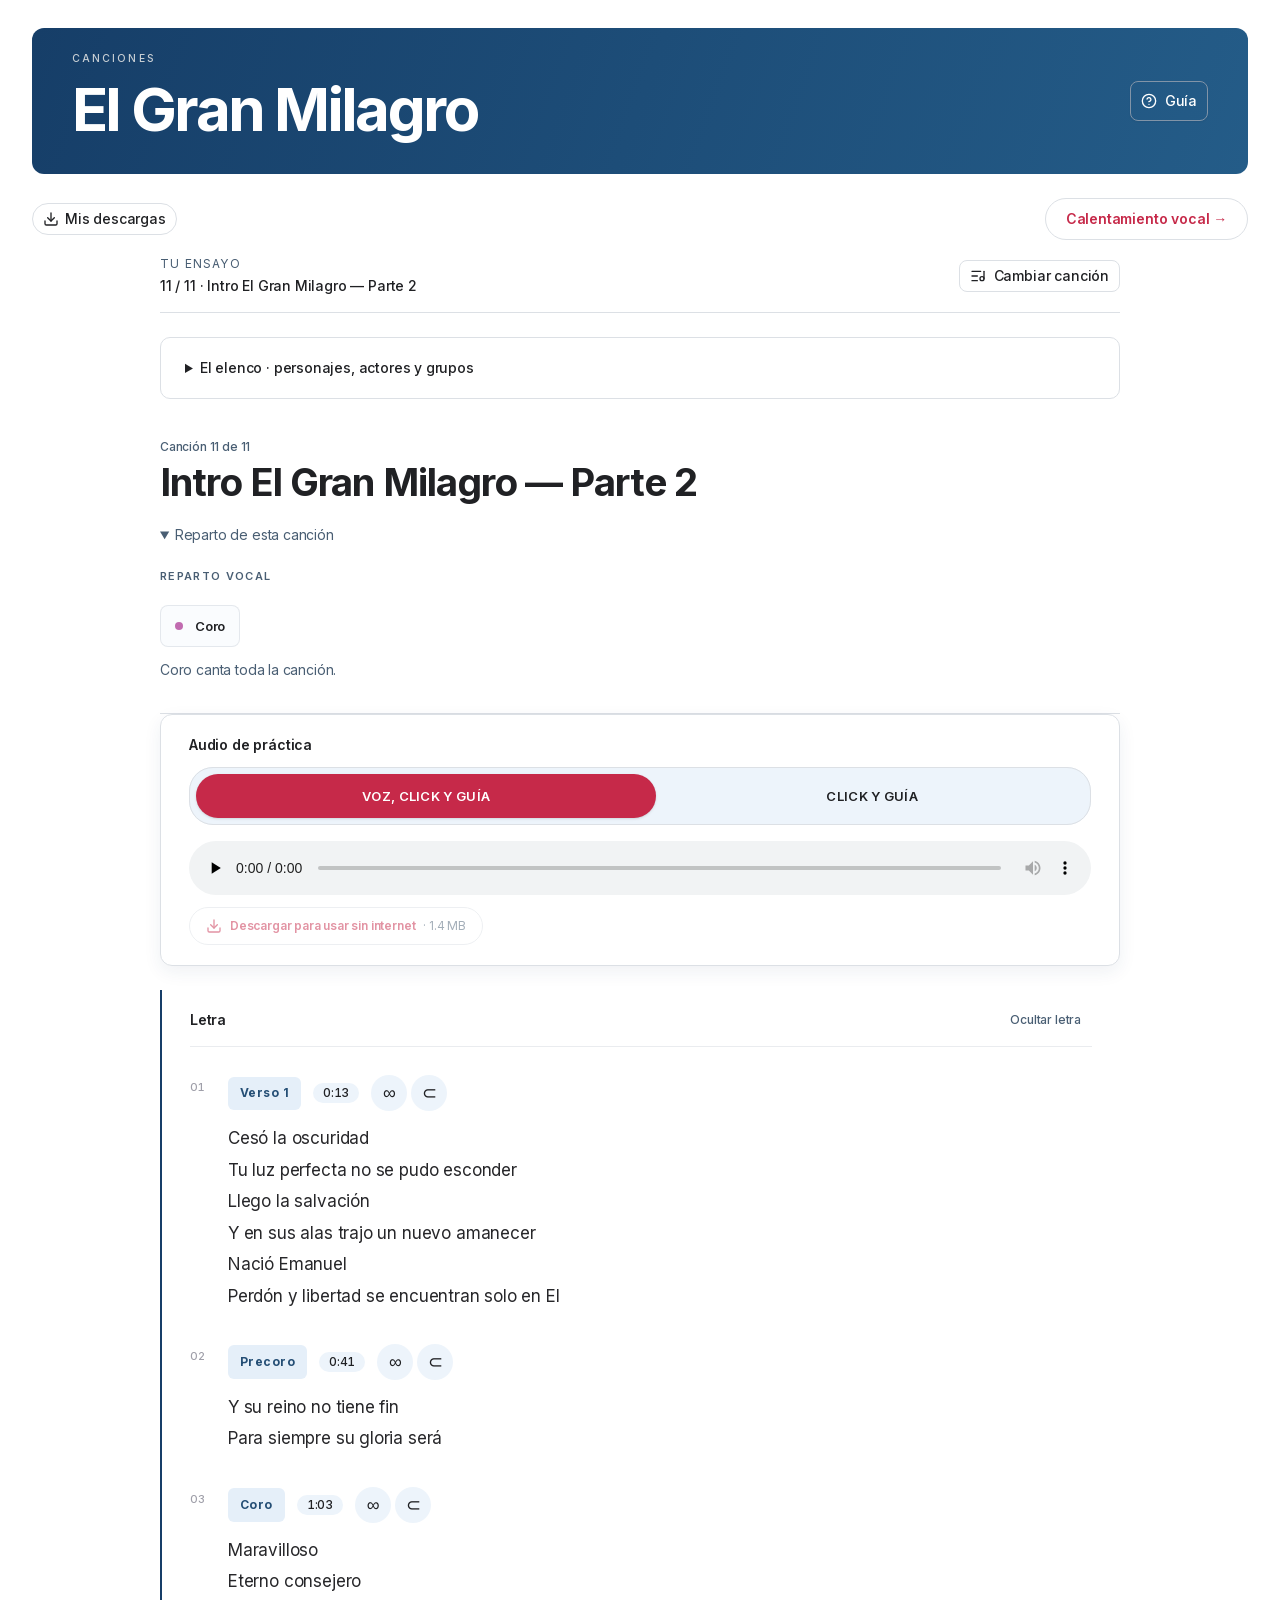
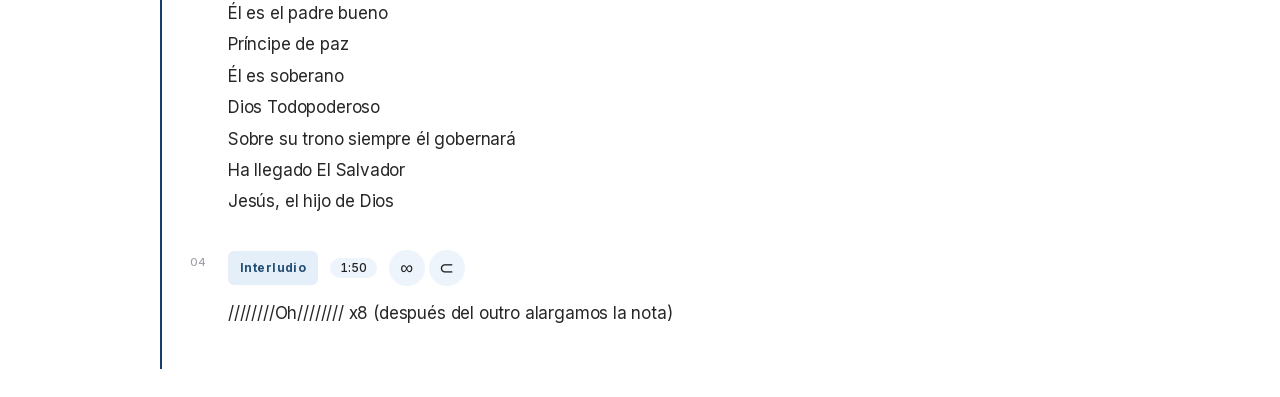
<file: canciones/intro-el-gran-milagro-parte-2.html>
<!DOCTYPE html><html lang="es"><head><meta charSet="utf-8"/><meta name="viewport" content="width=device-width, initial-scale=1, viewport-fit=cover, interactive-widget=resizes-content"/><link rel="stylesheet" href="/_next/static/css/index.BEedtvM-.css" data-rsc-css-href="/_next/static/css/index.BEedtvM-.css" data-precedence="vite-rsc/importer-resources"/><link rel="modulepreload" fetchPriority="low" href="/_next/static/chunks/index-CF-JqkEj.js"/><script src="/_next/static/chunks/rolldown-runtime-C60lm6uB.js" type="module" async=""></script><script src="/_next/static/chunks/framework-D_rUT4EX.js" type="module" async=""></script><link rel="modulepreload" href="/_next/static/chunks/layout-segment-context-BNFSuTp6.js" crossorigin=""/><link rel="modulepreload" href="/_next/static/chunks/offline-library-BIr3ytCa.js" crossorigin=""/><link rel="modulepreload" href="/_next/static/chunks/cloudflare-analytics-2VRtlP9g.js" crossorigin=""/><link rel="modulepreload" href="/_next/static/chunks/songbook-YNHt-U06.js" crossorigin=""/><title>Intro El Gran Milagro — Parte 2 · El Gran Milagro</title><meta name="description" content="Aprende y practica las canciones de El Gran Milagro."/><meta name="application-name" content="Gran Milagro"/><link rel="icon" href="/icons/app-192.png"/><link rel="apple-touch-icon" href="/icons/app-180.png"/><link rel="manifest" href="/manifest.json"/><meta name="mobile-web-app-capable" content="yes"/><meta name="apple-mobile-web-app-title" content="Gran Milagro"/><meta name="apple-mobile-web-app-status-bar-style" content="default"/><meta name="theme-color" content="#163e68"/><script>Object.assign(((self[Symbol.for("vinext.navigationRuntime")]??={bootstrap:{routeManifest:null},functions:{}}).bootstrap.rsc??={rsc:[]}),{params:{"slug":"intro-el-gran-milagro-parte-2"},nav:{"pathname":"/canciones/intro-el-gran-milagro-parte-2","searchParams":[]}})</script><link rel="modulepreload" href="/_next/static/chunks/index-CF-JqkEj.js" />
<link rel="preload" href="/_next/static/_vinext_fonts/inter-0c6ec1a12c79/inter-1ab1ad55.woff2" as="font" type="font/woff2" crossorigin />
<link rel="preload" href="/_next/static/_vinext_fonts/geist-mono-00e989178794/geist-mono-013b2f2f.woff2" as="font" type="font/woff2" crossorigin />
<style data-vinext-fonts>/* cyrillic-ext */
@font-face {
  font-family: 'Inter';
  font-style: normal;
  font-weight: 400;
  font-display: swap;
  src: url(/_next/static/_vinext_fonts/inter-0c6ec1a12c79/inter-7249155f.woff2) format('woff2');
  unicode-range: U+0460-052F, U+1C80-1C8A, U+20B4, U+2DE0-2DFF, U+A640-A69F, U+FE2E-FE2F;
}
/* cyrillic */
@font-face {
  font-family: 'Inter';
  font-style: normal;
  font-weight: 400;
  font-display: swap;
  src: url(/_next/static/_vinext_fonts/inter-0c6ec1a12c79/inter-e34c5f1b.woff2) format('woff2');
  unicode-range: U+0301, U+0400-045F, U+0490-0491, U+04B0-04B1, U+2116;
}
/* greek-ext */
@font-face {
  font-family: 'Inter';
  font-style: normal;
  font-weight: 400;
  font-display: swap;
  src: url(/_next/static/_vinext_fonts/inter-0c6ec1a12c79/inter-6e1a6b2b.woff2) format('woff2');
  unicode-range: U+1F00-1FFF;
}
/* greek */
@font-face {
  font-family: 'Inter';
  font-style: normal;
  font-weight: 400;
  font-display: swap;
  src: url(/_next/static/_vinext_fonts/inter-0c6ec1a12c79/inter-656bbed6.woff2) format('woff2');
  unicode-range: U+0370-0377, U+037A-037F, U+0384-038A, U+038C, U+038E-03A1, U+03A3-03FF;
}
/* vietnamese */
@font-face {
  font-family: 'Inter';
  font-style: normal;
  font-weight: 400;
  font-display: swap;
  src: url(/_next/static/_vinext_fonts/inter-0c6ec1a12c79/inter-fc83e075.woff2) format('woff2');
  unicode-range: U+0102-0103, U+0110-0111, U+0128-0129, U+0168-0169, U+01A0-01A1, U+01AF-01B0, U+0300-0301, U+0303-0304, U+0308-0309, U+0323, U+0329, U+1EA0-1EF9, U+20AB;
}
/* latin-ext */
@font-face {
  font-family: 'Inter';
  font-style: normal;
  font-weight: 400;
  font-display: swap;
  src: url(/_next/static/_vinext_fonts/inter-0c6ec1a12c79/inter-749a3084.woff2) format('woff2');
  unicode-range: U+0100-02BA, U+02BD-02C5, U+02C7-02CC, U+02CE-02D7, U+02DD-02FF, U+0304, U+0308, U+0329, U+1D00-1DBF, U+1E00-1E9F, U+1EF2-1EFF, U+2020, U+20A0-20AB, U+20AD-20C0, U+2113, U+2C60-2C7F, U+A720-A7FF;
}
/* latin */
@font-face {
  font-family: 'Inter';
  font-style: normal;
  font-weight: 400;
  font-display: swap;
  src: url(/_next/static/_vinext_fonts/inter-0c6ec1a12c79/inter-1ab1ad55.woff2) format('woff2');
  unicode-range: U+0000-00FF, U+0131, U+0152-0153, U+02BB-02BC, U+02C6, U+02DA, U+02DC, U+0304, U+0308, U+0329, U+2000-206F, U+20AC, U+2122, U+2191, U+2193, U+2212, U+2215, U+FEFF, U+FFFD;
}
/* cyrillic-ext */
@font-face {
  font-family: 'Inter';
  font-style: normal;
  font-weight: 500;
  font-display: swap;
  src: url(/_next/static/_vinext_fonts/inter-0c6ec1a12c79/inter-7249155f.woff2) format('woff2');
  unicode-range: U+0460-052F, U+1C80-1C8A, U+20B4, U+2DE0-2DFF, U+A640-A69F, U+FE2E-FE2F;
}
/* cyrillic */
@font-face {
  font-family: 'Inter';
  font-style: normal;
  font-weight: 500;
  font-display: swap;
  src: url(/_next/static/_vinext_fonts/inter-0c6ec1a12c79/inter-e34c5f1b.woff2) format('woff2');
  unicode-range: U+0301, U+0400-045F, U+0490-0491, U+04B0-04B1, U+2116;
}
/* greek-ext */
@font-face {
  font-family: 'Inter';
  font-style: normal;
  font-weight: 500;
  font-display: swap;
  src: url(/_next/static/_vinext_fonts/inter-0c6ec1a12c79/inter-6e1a6b2b.woff2) format('woff2');
  unicode-range: U+1F00-1FFF;
}
/* greek */
@font-face {
  font-family: 'Inter';
  font-style: normal;
  font-weight: 500;
  font-display: swap;
  src: url(/_next/static/_vinext_fonts/inter-0c6ec1a12c79/inter-656bbed6.woff2) format('woff2');
  unicode-range: U+0370-0377, U+037A-037F, U+0384-038A, U+038C, U+038E-03A1, U+03A3-03FF;
}
/* vietnamese */
@font-face {
  font-family: 'Inter';
  font-style: normal;
  font-weight: 500;
  font-display: swap;
  src: url(/_next/static/_vinext_fonts/inter-0c6ec1a12c79/inter-fc83e075.woff2) format('woff2');
  unicode-range: U+0102-0103, U+0110-0111, U+0128-0129, U+0168-0169, U+01A0-01A1, U+01AF-01B0, U+0300-0301, U+0303-0304, U+0308-0309, U+0323, U+0329, U+1EA0-1EF9, U+20AB;
}
/* latin-ext */
@font-face {
  font-family: 'Inter';
  font-style: normal;
  font-weight: 500;
  font-display: swap;
  src: url(/_next/static/_vinext_fonts/inter-0c6ec1a12c79/inter-749a3084.woff2) format('woff2');
  unicode-range: U+0100-02BA, U+02BD-02C5, U+02C7-02CC, U+02CE-02D7, U+02DD-02FF, U+0304, U+0308, U+0329, U+1D00-1DBF, U+1E00-1E9F, U+1EF2-1EFF, U+2020, U+20A0-20AB, U+20AD-20C0, U+2113, U+2C60-2C7F, U+A720-A7FF;
}
/* latin */
@font-face {
  font-family: 'Inter';
  font-style: normal;
  font-weight: 500;
  font-display: swap;
  src: url(/_next/static/_vinext_fonts/inter-0c6ec1a12c79/inter-1ab1ad55.woff2) format('woff2');
  unicode-range: U+0000-00FF, U+0131, U+0152-0153, U+02BB-02BC, U+02C6, U+02DA, U+02DC, U+0304, U+0308, U+0329, U+2000-206F, U+20AC, U+2122, U+2191, U+2193, U+2212, U+2215, U+FEFF, U+FFFD;
}
/* cyrillic-ext */
@font-face {
  font-family: 'Inter';
  font-style: normal;
  font-weight: 600;
  font-display: swap;
  src: url(/_next/static/_vinext_fonts/inter-0c6ec1a12c79/inter-7249155f.woff2) format('woff2');
  unicode-range: U+0460-052F, U+1C80-1C8A, U+20B4, U+2DE0-2DFF, U+A640-A69F, U+FE2E-FE2F;
}
/* cyrillic */
@font-face {
  font-family: 'Inter';
  font-style: normal;
  font-weight: 600;
  font-display: swap;
  src: url(/_next/static/_vinext_fonts/inter-0c6ec1a12c79/inter-e34c5f1b.woff2) format('woff2');
  unicode-range: U+0301, U+0400-045F, U+0490-0491, U+04B0-04B1, U+2116;
}
/* greek-ext */
@font-face {
  font-family: 'Inter';
  font-style: normal;
  font-weight: 600;
  font-display: swap;
  src: url(/_next/static/_vinext_fonts/inter-0c6ec1a12c79/inter-6e1a6b2b.woff2) format('woff2');
  unicode-range: U+1F00-1FFF;
}
/* greek */
@font-face {
  font-family: 'Inter';
  font-style: normal;
  font-weight: 600;
  font-display: swap;
  src: url(/_next/static/_vinext_fonts/inter-0c6ec1a12c79/inter-656bbed6.woff2) format('woff2');
  unicode-range: U+0370-0377, U+037A-037F, U+0384-038A, U+038C, U+038E-03A1, U+03A3-03FF;
}
/* vietnamese */
@font-face {
  font-family: 'Inter';
  font-style: normal;
  font-weight: 600;
  font-display: swap;
  src: url(/_next/static/_vinext_fonts/inter-0c6ec1a12c79/inter-fc83e075.woff2) format('woff2');
  unicode-range: U+0102-0103, U+0110-0111, U+0128-0129, U+0168-0169, U+01A0-01A1, U+01AF-01B0, U+0300-0301, U+0303-0304, U+0308-0309, U+0323, U+0329, U+1EA0-1EF9, U+20AB;
}
/* latin-ext */
@font-face {
  font-family: 'Inter';
  font-style: normal;
  font-weight: 600;
  font-display: swap;
  src: url(/_next/static/_vinext_fonts/inter-0c6ec1a12c79/inter-749a3084.woff2) format('woff2');
  unicode-range: U+0100-02BA, U+02BD-02C5, U+02C7-02CC, U+02CE-02D7, U+02DD-02FF, U+0304, U+0308, U+0329, U+1D00-1DBF, U+1E00-1E9F, U+1EF2-1EFF, U+2020, U+20A0-20AB, U+20AD-20C0, U+2113, U+2C60-2C7F, U+A720-A7FF;
}
/* latin */
@font-face {
  font-family: 'Inter';
  font-style: normal;
  font-weight: 600;
  font-display: swap;
  src: url(/_next/static/_vinext_fonts/inter-0c6ec1a12c79/inter-1ab1ad55.woff2) format('woff2');
  unicode-range: U+0000-00FF, U+0131, U+0152-0153, U+02BB-02BC, U+02C6, U+02DA, U+02DC, U+0304, U+0308, U+0329, U+2000-206F, U+20AC, U+2122, U+2191, U+2193, U+2212, U+2215, U+FEFF, U+FFFD;
}
/* cyrillic-ext */
@font-face {
  font-family: 'Inter';
  font-style: normal;
  font-weight: 700;
  font-display: swap;
  src: url(/_next/static/_vinext_fonts/inter-0c6ec1a12c79/inter-7249155f.woff2) format('woff2');
  unicode-range: U+0460-052F, U+1C80-1C8A, U+20B4, U+2DE0-2DFF, U+A640-A69F, U+FE2E-FE2F;
}
/* cyrillic */
@font-face {
  font-family: 'Inter';
  font-style: normal;
  font-weight: 700;
  font-display: swap;
  src: url(/_next/static/_vinext_fonts/inter-0c6ec1a12c79/inter-e34c5f1b.woff2) format('woff2');
  unicode-range: U+0301, U+0400-045F, U+0490-0491, U+04B0-04B1, U+2116;
}
/* greek-ext */
@font-face {
  font-family: 'Inter';
  font-style: normal;
  font-weight: 700;
  font-display: swap;
  src: url(/_next/static/_vinext_fonts/inter-0c6ec1a12c79/inter-6e1a6b2b.woff2) format('woff2');
  unicode-range: U+1F00-1FFF;
}
/* greek */
@font-face {
  font-family: 'Inter';
  font-style: normal;
  font-weight: 700;
  font-display: swap;
  src: url(/_next/static/_vinext_fonts/inter-0c6ec1a12c79/inter-656bbed6.woff2) format('woff2');
  unicode-range: U+0370-0377, U+037A-037F, U+0384-038A, U+038C, U+038E-03A1, U+03A3-03FF;
}
/* vietnamese */
@font-face {
  font-family: 'Inter';
  font-style: normal;
  font-weight: 700;
  font-display: swap;
  src: url(/_next/static/_vinext_fonts/inter-0c6ec1a12c79/inter-fc83e075.woff2) format('woff2');
  unicode-range: U+0102-0103, U+0110-0111, U+0128-0129, U+0168-0169, U+01A0-01A1, U+01AF-01B0, U+0300-0301, U+0303-0304, U+0308-0309, U+0323, U+0329, U+1EA0-1EF9, U+20AB;
}
/* latin-ext */
@font-face {
  font-family: 'Inter';
  font-style: normal;
  font-weight: 700;
  font-display: swap;
  src: url(/_next/static/_vinext_fonts/inter-0c6ec1a12c79/inter-749a3084.woff2) format('woff2');
  unicode-range: U+0100-02BA, U+02BD-02C5, U+02C7-02CC, U+02CE-02D7, U+02DD-02FF, U+0304, U+0308, U+0329, U+1D00-1DBF, U+1E00-1E9F, U+1EF2-1EFF, U+2020, U+20A0-20AB, U+20AD-20C0, U+2113, U+2C60-2C7F, U+A720-A7FF;
}
/* latin */
@font-face {
  font-family: 'Inter';
  font-style: normal;
  font-weight: 700;
  font-display: swap;
  src: url(/_next/static/_vinext_fonts/inter-0c6ec1a12c79/inter-1ab1ad55.woff2) format('woff2');
  unicode-range: U+0000-00FF, U+0131, U+0152-0153, U+02BB-02BC, U+02C6, U+02DA, U+02DC, U+0304, U+0308, U+0329, U+2000-206F, U+20AC, U+2122, U+2191, U+2193, U+2212, U+2215, U+FEFF, U+FFFD;
}

@font-face {
  font-family: 'Inter Fallback';
  src: local("Arial");
  ascent-override: 90.44%;
  descent-override: 22.52%;
  line-gap-override: 0.00%;
  size-adjust: 107.12%;
}

.__font_inter_1o594yd { font-family: 'Inter', 'Inter Fallback'; font-style: normal; }

.__variable_inter_1o594yd { --font-inter: 'Inter', 'Inter Fallback'; }

/* cyrillic-ext */
@font-face {
  font-family: 'Geist Mono';
  font-style: normal;
  font-weight: 100 900;
  font-display: swap;
  src: url(/_next/static/_vinext_fonts/geist-mono-00e989178794/geist-mono-f6b33328.woff2) format('woff2');
  unicode-range: U+0460-052F, U+1C80-1C8A, U+20B4, U+2DE0-2DFF, U+A640-A69F, U+FE2E-FE2F;
}
/* cyrillic */
@font-face {
  font-family: 'Geist Mono';
  font-style: normal;
  font-weight: 100 900;
  font-display: swap;
  src: url(/_next/static/_vinext_fonts/geist-mono-00e989178794/geist-mono-44e03052.woff2) format('woff2');
  unicode-range: U+0301, U+0400-045F, U+0490-0491, U+04B0-04B1, U+2116;
}
/* symbols2 */
@font-face {
  font-family: 'Geist Mono';
  font-style: normal;
  font-weight: 100 900;
  font-display: swap;
  src: url(/_next/static/_vinext_fonts/geist-mono-00e989178794/geist-mono-0638449e.woff2) format('woff2');
  unicode-range: U+2000-2001, U+2004-2008, U+200A, U+23B8-23BD, U+2500-259F;
}
/* vietnamese */
@font-face {
  font-family: 'Geist Mono';
  font-style: normal;
  font-weight: 100 900;
  font-display: swap;
  src: url(/_next/static/_vinext_fonts/geist-mono-00e989178794/geist-mono-971fb274.woff2) format('woff2');
  unicode-range: U+0102-0103, U+0110-0111, U+0128-0129, U+0168-0169, U+01A0-01A1, U+01AF-01B0, U+0300-0301, U+0303-0304, U+0308-0309, U+0323, U+0329, U+1EA0-1EF9, U+20AB;
}
/* latin-ext */
@font-face {
  font-family: 'Geist Mono';
  font-style: normal;
  font-weight: 100 900;
  font-display: swap;
  src: url(/_next/static/_vinext_fonts/geist-mono-00e989178794/geist-mono-44745446.woff2) format('woff2');
  unicode-range: U+0100-02BA, U+02BD-02C5, U+02C7-02CC, U+02CE-02D7, U+02DD-02FF, U+0304, U+0308, U+0329, U+1D00-1DBF, U+1E00-1E9F, U+1EF2-1EFF, U+2020, U+20A0-20AB, U+20AD-20C0, U+2113, U+2C60-2C7F, U+A720-A7FF;
}
/* latin */
@font-face {
  font-family: 'Geist Mono';
  font-style: normal;
  font-weight: 100 900;
  font-display: swap;
  src: url(/_next/static/_vinext_fonts/geist-mono-00e989178794/geist-mono-013b2f2f.woff2) format('woff2');
  unicode-range: U+0000-00FF, U+0131, U+0152-0153, U+02BB-02BC, U+02C6, U+02DA, U+02DC, U+0304, U+0308, U+0329, U+2000-206F, U+20AC, U+2122, U+2191, U+2193, U+2212, U+2215, U+FEFF, U+FFFD;
}

@font-face {
  font-family: 'Geist Mono Fallback';
  src: local("Arial");
  ascent-override: 74.67%;
  descent-override: 21.92%;
  line-gap-override: 0.00%;
  size-adjust: 134.59%;
}

.__font_geist_mono_1001rt9 { font-family: 'Geist Mono', 'Geist Mono Fallback'; font-style: normal; }

.__variable_geist_mono_1001rt9 { --font-geist-mono: 'Geist Mono', 'Geist Mono Fallback'; }
</style>
</head><body class="__variable_inter_1o594yd __variable_geist_mono_1001rt9"><main class="min-h-dvh bg-background px-4 py-5 text-foreground sm:px-6 lg:px-8 lg:py-7"><div class="mx-auto max-w-[1320px]"><header class="stage-header mb-5 flex items-center justify-between gap-4 lg:mb-6"><div><p class="mb-1 text-xs font-medium tracking-[0.02em] text-muted-foreground">Canciones</p><h1 class="text-2xl font-bold tracking-[-0.03em] sm:text-[28px]">El Gran Milagro</h1></div><button type="button" tabindex="0" data-slot="dialog-trigger" data-base-ui-click-trigger="" id="base-ui-_R_7oli_" aria-haspopup="dialog" aria-expanded="false" class="group/button inline-flex shrink-0 items-center justify-center rounded-lg border bg-clip-padding text-sm font-medium whitespace-nowrap transition-all outline-none select-none focus-visible:border-ring focus-visible:ring-3 focus-visible:ring-ring/50 active:not-aria-[haspopup]:translate-y-px disabled:pointer-events-none disabled:opacity-50 aria-invalid:border-destructive aria-invalid:ring-3 aria-invalid:ring-destructive/20 dark:aria-invalid:border-destructive/50 dark:aria-invalid:ring-destructive/40 [&amp;_svg]:pointer-events-none [&amp;_svg]:shrink-0 [&amp;_svg:not([class*=&#x27;size-&#x27;])]:size-4 border-border hover:bg-muted hover:text-foreground aria-expanded:bg-muted aria-expanded:text-foreground dark:border-input dark:bg-input/30 dark:hover:bg-input/50 px-2.5 has-data-[icon=inline-end]:pr-2 has-data-[icon=inline-start]:pl-2 h-10 gap-2 bg-card shadow-xs"><svg xmlns="http://www.w3.org/2000/svg" width="24" height="24" viewBox="0 0 24 24" fill="none" stroke="currentColor" stroke-width="2" stroke-linecap="round" stroke-linejoin="round" class="lucide lucide-circle-question-mark" aria-hidden="true"><circle cx="12" cy="12" r="10"></circle><path d="M9.09 9a3 3 0 0 1 5.83 1c0 2-3 3-3 3"></path><path d="M12 17h.01"></path></svg><span class="hidden sm:inline">Guía</span></button></header><div class="mt-5 flex flex-wrap items-center justify-between gap-3"><div class="flex flex-wrap items-center gap-3"><button type="button" tabindex="0" data-slot="dialog-trigger" data-base-ui-click-trigger="" id="base-ui-_R_ul5i_" aria-haspopup="dialog" aria-expanded="false" class="group/button inline-flex shrink-0 items-center justify-center border bg-clip-padding text-sm font-medium whitespace-nowrap transition-all outline-none select-none focus-visible:border-ring focus-visible:ring-3 focus-visible:ring-ring/50 active:not-aria-[haspopup]:translate-y-px disabled:pointer-events-none disabled:opacity-50 aria-invalid:border-destructive aria-invalid:ring-3 aria-invalid:ring-destructive/20 dark:aria-invalid:border-destructive/50 dark:aria-invalid:ring-destructive/40 [&amp;_svg]:pointer-events-none [&amp;_svg]:shrink-0 [&amp;_svg:not([class*=&#x27;size-&#x27;])]:size-4 border-border bg-background hover:bg-muted hover:text-foreground aria-expanded:bg-muted aria-expanded:text-foreground dark:border-input dark:bg-input/30 dark:hover:bg-input/50 h-8 gap-1.5 px-2.5 has-data-[icon=inline-end]:pr-2 has-data-[icon=inline-start]:pl-2 rounded-full"><svg xmlns="http://www.w3.org/2000/svg" width="24" height="24" viewBox="0 0 24 24" fill="none" stroke="currentColor" stroke-width="2" stroke-linecap="round" stroke-linejoin="round" class="lucide lucide-download size-4" aria-hidden="true"><path d="M12 15V3"></path><path d="M21 15v4a2 2 0 0 1-2 2H5a2 2 0 0 1-2-2v-4"></path><path d="m7 10 5 5 5-5"></path></svg>Mis descargas</button></div><a href="/calentamiento" class="rounded-full border bg-card px-5 py-2.5 text-sm font-semibold text-primary transition-colors hover:bg-secondary">Calentamiento vocal →</a></div><nav class="song-navigation" aria-label="Navegación de canciones"><div class="min-w-0"><p class="text-xs uppercase tracking-widest text-muted-foreground">Tu ensayo</p><p class="mt-1 truncate text-sm font-medium">11<!-- --> / <!-- -->11<!-- --> · <!-- -->Intro El Gran Milagro — Parte 2</p></div><button type="button" tabindex="0" data-slot="dialog-trigger" data-base-ui-click-trigger="" id="base-ui-_R_7pli_" aria-haspopup="dialog" aria-expanded="false" class="group/button inline-flex items-center justify-center rounded-lg border bg-clip-padding text-sm font-medium whitespace-nowrap transition-all outline-none select-none focus-visible:border-ring focus-visible:ring-3 focus-visible:ring-ring/50 active:not-aria-[haspopup]:translate-y-px disabled:pointer-events-none disabled:opacity-50 aria-invalid:border-destructive aria-invalid:ring-3 aria-invalid:ring-destructive/20 dark:aria-invalid:border-destructive/50 dark:aria-invalid:ring-destructive/40 [&amp;_svg]:pointer-events-none [&amp;_svg]:shrink-0 [&amp;_svg:not([class*=&#x27;size-&#x27;])]:size-4 border-border bg-background hover:bg-muted hover:text-foreground aria-expanded:bg-muted aria-expanded:text-foreground dark:border-input dark:bg-input/30 dark:hover:bg-input/50 h-8 px-2.5 has-data-[icon=inline-end]:pr-2 has-data-[icon=inline-start]:pl-2 shrink-0 gap-2"><svg xmlns="http://www.w3.org/2000/svg" width="24" height="24" viewBox="0 0 24 24" fill="none" stroke="currentColor" stroke-width="2" stroke-linecap="round" stroke-linejoin="round" class="lucide lucide-list-music size-4" aria-hidden="true"><path d="M16 5H3"></path><path d="M11 12H3"></path><path d="M11 19H3"></path><path d="M21 16V5"></path><circle cx="18" cy="16" r="3"></circle></svg>Cambiar canción</button></nav><div class="mx-auto max-w-[960px]"><details class="mb-4 rounded-xl border bg-card px-5 py-5 text-sm sm:px-6"><summary class="cursor-pointer font-medium">El elenco · personajes, actores y grupos</summary><dl class="mt-5 grid gap-4 sm:grid-cols-2"><div class="flex gap-3"><span aria-hidden="true" class="mt-1.5 size-2 shrink-0 rounded-full" style="background-color:#D99B16"></span><div><dt class="font-semibold">María adulta</dt><dd class="text-muted-foreground"></dd></div></div><div class="flex gap-3"><span aria-hidden="true" class="mt-1.5 size-2 shrink-0 rounded-full" style="background-color:#249AC5"></span><div><dt class="font-semibold">José adulto</dt><dd class="text-muted-foreground"></dd></div></div><div class="flex gap-3"><span aria-hidden="true" class="mt-1.5 size-2 shrink-0 rounded-full" style="background-color:#8855B9"></span><div><dt class="font-semibold">Malabarista</dt><dd class="text-muted-foreground"></dd></div></div><div class="flex gap-3"><span aria-hidden="true" class="mt-1.5 size-2 shrink-0 rounded-full" style="background-color:#689E38"></span><div><dt class="font-semibold">Equilibrista</dt><dd class="text-muted-foreground"></dd></div></div><div class="flex gap-3"><span aria-hidden="true" class="mt-1.5 size-2 shrink-0 rounded-full" style="background-color:#E7824C"></span><div><dt class="font-semibold">María niña</dt><dd class="text-muted-foreground"></dd></div></div><div class="flex gap-3"><span aria-hidden="true" class="mt-1.5 size-2 shrink-0 rounded-full" style="background-color:#14A881"></span><div><dt class="font-semibold">José niño</dt><dd class="text-muted-foreground"></dd></div></div><div class="flex gap-3"><span aria-hidden="true" class="mt-1.5 size-2 shrink-0 rounded-full" style="background-color:#C84848"></span><div><dt class="font-semibold">Showman</dt><dd class="text-muted-foreground"></dd></div></div><div class="flex gap-3"><span aria-hidden="true" class="mt-1.5 size-2 shrink-0 rounded-full" style="background-color:#A83848"></span><div><dt class="font-semibold">Bufón</dt><dd class="text-muted-foreground"></dd></div></div><div class="flex gap-3"><span aria-hidden="true" class="mt-1.5 size-2 shrink-0 rounded-full" style="background-color:#39A4A5"></span><div><dt class="font-semibold">Amiga de María</dt><dd class="text-muted-foreground"></dd></div></div><div class="flex gap-3"><span aria-hidden="true" class="mt-1.5 size-2 shrink-0 rounded-full" style="background-color:#64889A"></span><div><dt class="font-semibold">Hombres</dt><dd class="text-muted-foreground"></dd></div></div><div class="flex gap-3"><span aria-hidden="true" class="mt-1.5 size-2 shrink-0 rounded-full" style="background-color:#986BB0"></span><div><dt class="font-semibold">Mujeres</dt><dd class="text-muted-foreground"></dd></div></div><div class="flex gap-3"><span aria-hidden="true" class="mt-1.5 size-2 shrink-0 rounded-full" style="background-color:#C16BB0"></span><div><dt class="font-semibold">Coro</dt><dd class="text-muted-foreground"></dd></div></div><div class="flex gap-3"><span aria-hidden="true" class="mt-1.5 size-2 shrink-0 rounded-full" style="background-color:#B9589F"></span><div><dt class="font-semibold">Coro 1</dt><dd class="text-muted-foreground"></dd></div></div><div class="flex gap-3"><span aria-hidden="true" class="mt-1.5 size-2 shrink-0 rounded-full" style="background-color:#9362B4"></span><div><dt class="font-semibold">Coro 2</dt><dd class="text-muted-foreground"></dd></div></div><div class="flex gap-3"><span aria-hidden="true" class="mt-1.5 size-2 shrink-0 rounded-full" style="background-color:#8B7295"></span><div><dt class="font-semibold">Todos</dt><dd class="text-muted-foreground"></dd></div></div></dl></details><section class="song-sheet overflow-hidden rounded-xl border bg-card shadow-xs"><div class="border-b px-5 py-5 sm:px-6"><div class="flex flex-wrap items-start justify-between gap-4"><div><p class="text-xs font-medium text-muted-foreground">Canción <!-- -->11<!-- --> de <!-- -->11</p><h2 class="mt-1 text-xl font-bold tracking-[-0.025em] sm:text-2xl">Intro El Gran Milagro — Parte 2</h2><details open="" class="mt-5 text-sm"><summary class="cursor-pointer text-muted-foreground">Reparto de esta canción</summary><div class="mt-6 space-y-5"><p class="text-[11px] font-semibold uppercase tracking-[0.12em] text-muted-foreground">Reparto vocal</p><div><ul class="flex flex-wrap gap-2.5" aria-label="Reparto vocal"><li class="flex items-center gap-3 rounded-lg border border-border/70 bg-muted/30 px-3.5 py-2.5"><span aria-hidden="true" class="size-2 shrink-0 rounded-full" style="background-color:#C16BB0"></span><span class="min-w-0"><span class="block text-[13px] font-semibold leading-5 text-foreground">Coro</span></span></li></ul><p class="mt-3 text-sm leading-relaxed text-muted-foreground">Coro canta toda la canción.</p></div></div></details></div></div></div><section class="border-b bg-muted/20 px-5 py-5 sm:px-7" aria-label="Audios de la canción"><div class="mb-4 space-y-3"><h3 class="text-sm font-semibold">Audio de práctica</h3><fieldset aria-label="Seleccionar voz" class="voice-selector flex min-w-0 flex-wrap gap-1 rounded-3xl border border-border bg-muted p-1.5"><button type="button" aria-pressed="true" class="min-h-11 flex-auto rounded-full px-4 py-2.5 text-xs font-semibold uppercase tracking-wide transition-colors focus-visible:outline-none focus-visible:ring-2 focus-visible:ring-primary focus-visible:ring-offset-2 sm:text-[13px] bg-primary text-white shadow-sm">Voz, click y guía</button><button type="button" aria-pressed="false" class="min-h-11 flex-auto rounded-full px-4 py-2.5 text-xs font-semibold uppercase tracking-wide transition-colors focus-visible:outline-none focus-visible:ring-2 focus-visible:ring-primary focus-visible:ring-offset-2 sm:text-[13px] text-foreground hover:bg-secondary">Click y Guía</button></fieldset></div><audio controls="" preload="none" src="/audio/song-11/voz-click-y-guia.m4a" class="w-full" aria-label="Audio: Voz, click y guía" aria-describedby="lyrics-heading"></audio><div class="mt-3 space-y-2 text-xs"><button type="button" disabled="" class="inline-flex items-center gap-2 rounded-full border bg-card px-4 py-2.5 font-semibold text-primary disabled:opacity-50"><svg xmlns="http://www.w3.org/2000/svg" width="24" height="24" viewBox="0 0 24 24" fill="none" stroke="currentColor" stroke-width="2" stroke-linecap="round" stroke-linejoin="round" class="lucide lucide-download size-4" aria-hidden="true"><path d="M12 15V3"></path><path d="M21 15v4a2 2 0 0 1-2 2H5a2 2 0 0 1-2-2v-4"></path><path d="m7 10 5 5 5-5"></path></svg>Descargar para usar sin internet <span class="font-normal text-muted-foreground">· <!-- -->1.4 MB</span></button></div></section><section class="px-5 pb-8 pt-4 sm:px-7 sm:pb-10" aria-labelledby="lyrics-heading"><div class="mb-7 flex items-center justify-between gap-3 border-b border-border/60 pb-3"><h3 id="lyrics-heading" class="text-sm font-semibold">Letra</h3><button type="button" tabindex="0" data-slot="button" class="group/button inline-flex shrink-0 items-center justify-center border border-transparent bg-clip-padding font-medium whitespace-nowrap transition-all outline-none select-none focus-visible:border-ring focus-visible:ring-3 focus-visible:ring-ring/50 active:not-aria-[haspopup]:translate-y-px disabled:pointer-events-none disabled:opacity-50 aria-invalid:border-destructive aria-invalid:ring-3 aria-invalid:ring-destructive/20 dark:aria-invalid:border-destructive/50 dark:aria-invalid:ring-destructive/40 [&amp;_svg]:pointer-events-none [&amp;_svg]:shrink-0 hover:bg-muted hover:text-foreground aria-expanded:bg-muted aria-expanded:text-foreground dark:hover:bg-muted/50 h-7 gap-1 rounded-[min(var(--radius-md),12px)] px-2.5 in-data-[slot=button-group]:rounded-lg has-data-[icon=inline-end]:pr-1.5 has-data-[icon=inline-start]:pl-1.5 [&amp;_svg:not([class*=&#x27;size-&#x27;])]:size-3.5 text-xs text-muted-foreground">Ocultar letra</button></div><div><div data-timing-audio="" class="max-w-[65ch] text-left text-[16px] leading-[1.85] text-zinc-800 sm:text-[17px]"><section class="mb-8 last:mb-0"><div class="grid grid-cols-[22px_minmax(0,1fr)] gap-x-3 sm:gap-x-4"><span aria-hidden="true" class="pt-0.5 text-[11px] font-medium tabular-nums text-zinc-400">01</span><div><div class="mb-3 flex flex-wrap items-center gap-x-3 gap-y-1"><h5 class="text-xs font-semibold leading-6 tracking-wide text-muted-foreground"><span>Verso 1 </span></h5></div><p class="break-words"><span>Cesó la oscuridad  </span></p><p class="break-words"><span>Tu luz perfecta no se pudo esconder  </span></p><p class="break-words"><span>Llego la salvación  </span></p><p class="break-words"><span>Y en sus alas trajo un nuevo amanecer  </span></p><p class="break-words"><span>Nació Emanuel  </span></p><p class="break-words"><span>Perdón y libertad se encuentran solo en El</span></p></div></div></section><section class="mb-8 last:mb-0"><div class="grid grid-cols-[22px_minmax(0,1fr)] gap-x-3 sm:gap-x-4"><span aria-hidden="true" class="pt-0.5 text-[11px] font-medium tabular-nums text-zinc-400">02</span><div><div class="mb-3 flex flex-wrap items-center gap-x-3 gap-y-1"><h5 class="text-xs font-semibold leading-6 tracking-wide text-muted-foreground"><span>Precoro</span><span> </span></h5></div><p class="break-words"><span>Y su reino no tiene fin  </span></p><p class="break-words"><span>Para siempre su gloria será  </span></p></div></div></section><section class="mb-8 last:mb-0"><div class="grid grid-cols-[22px_minmax(0,1fr)] gap-x-3 sm:gap-x-4"><span aria-hidden="true" class="pt-0.5 text-[11px] font-medium tabular-nums text-zinc-400">03</span><div><div class="mb-3 flex flex-wrap items-center gap-x-3 gap-y-1"><h5 class="text-xs font-semibold leading-6 tracking-wide text-muted-foreground"><span>Coro</span><span>  </span></h5></div><p class="break-words"><span>Maravilloso </span></p><p class="break-words"><span>Eterno consejero  </span></p><p class="break-words"><span>Él es el padre bueno  </span></p><p class="break-words"><span>Príncipe de paz  </span></p><p class="break-words"><span>Él es soberano  </span></p><p class="break-words"><span>Dios Todopoderoso  </span></p><p class="break-words"><span>Sobre su trono siempre él gobernará  </span></p><p class="break-words"><span>Ha llegado El Salvador  </span></p><p class="break-words"><span>Jesús, el hijo de Dios </span></p></div></div></section><section class="mb-8 last:mb-0"><div class="grid grid-cols-[22px_minmax(0,1fr)] gap-x-3 sm:gap-x-4"><span aria-hidden="true" class="pt-0.5 text-[11px] font-medium tabular-nums text-zinc-400">04</span><div><div class="mb-3 flex flex-wrap items-center gap-x-3 gap-y-1"><h5 class="text-xs font-semibold leading-6 tracking-wide text-muted-foreground"><span>Interludio </span></h5></div><p class="break-words"><span>////////Oh//////// x8 (después del outro alargamos la nota) </span></p></div></div></section></div></div></section></section></div></div></main><script type="module" src="/_next/static/chunks/index-CF-JqkEj.js" id="_R_" async=""></script><script>((self[Symbol.for("vinext.navigationRuntime")]??={bootstrap:{routeManifest:null},functions:{}}).bootstrap.rsc??={rsc:[]}).rsc.push("0:{\"page:/canciones/intro-el-gran-milagro-parte-2\":\"$L1\",\"layout:/\":\"$L2\",\"route:/canciones/intro-el-gran-milagro-parte-2\":\"$L3\",\"__route\":\"route:/canciones/intro-el-gran-milagro-parte-2\",\"__interceptionContext\":null,\"__layoutIds\":[\"layout:/\"],\"__rootLayout\":\"/\",\"__bfcacheSegmentIdentities\":{\"layout:/\":\"[\\\"layout\\\",\\\"layout:/\\\",\\\"root-boundary:/\\\",\\\"\\\"]\",\"page:/canciones/intro-el-gran-milagro-parte-2\":\"[\\\"page\\\",\\\"page:/canciones/:slug\\\",\\\"root-boundary:/\\\",\\\"[\\\\\\\"canciones\\\\\\\",\\\\\\\"slug|intro-el-gran-milagro-parte-2|d\\\\\\\"]\\\"]\"},\"__srcPage\":[\"canciones\",\"[slug]\",\"page\"],\"__layoutFlags\":{\"layout:/\":\"s\"},\"__artifactCompatibility\":{\"schemaVersion\":1,\"graphVersion\":\"app-route-graph:719d7efc953ce9a0\",\"deploymentVersion\":\"0b2941ea-629c-4f3f-9fec-24be850fd952\",\"appElementsSchemaVersion\":1,\"rscPayloadSchemaVersion\":1,\"rootBoundaryId\":\"/\",\"renderEpoch\":null}}\n")</script><script>((self[Symbol.for("vinext.navigationRuntime")]??={bootstrap:{routeManifest:null},functions:{}}).bootstrap.rsc??={rsc:[]}).rsc.push("4:I[\"e89d6a3ac301\",[],\"OfflineProvider\",1]\n")</script><script>((self[Symbol.for("vinext.navigationRuntime")]??={bootstrap:{routeManifest:null},functions:{}}).bootstrap.rsc??={rsc:[]}).rsc.push("5:I[\"8c0f216c4604\",[],\"Children\",1]\n")</script><script>((self[Symbol.for("vinext.navigationRuntime")]??={bootstrap:{routeManifest:null},functions:{}}).bootstrap.rsc??={rsc:[]}).rsc.push("6:I[\"70b75667c4b0\",[],\"CloudflareAnalytics\",1]\n")</script><script>((self[Symbol.for("vinext.navigationRuntime")]??={bootstrap:{routeManifest:null},functions:{}}).bootstrap.rsc??={rsc:[]}).rsc.push("7:I[\"593f344dc510\",[],\"GlobalErrorBoundary\",1]\n")</script><script>((self[Symbol.for("vinext.navigationRuntime")]??={bootstrap:{routeManifest:null},functions:{}}).bootstrap.rsc??={rsc:[]}).rsc.push("8:I[\"0b874ad30386\",[],\"default\",1]\n")</script><script>((self[Symbol.for("vinext.navigationRuntime")]??={bootstrap:{routeManifest:null},functions:{}}).bootstrap.rsc??={rsc:[]}).rsc.push("9:I[\"593f344dc510\",[],\"ErrorBoundary\",1]\n")</script><script>((self[Symbol.for("vinext.navigationRuntime")]??={bootstrap:{routeManifest:null},functions:{}}).bootstrap.rsc??={rsc:[]}).rsc.push("a:I[\"15c18cfaeeff\",[],\"LayoutSegmentProvider\",1]\n")</script><script>((self[Symbol.for("vinext.navigationRuntime")]??={bootstrap:{routeManifest:null},functions:{}}).bootstrap.rsc??={rsc:[]}).rsc.push("b:I[\"8c0f216c4604\",[],\"Slot\",1]\n")</script><script>((self[Symbol.for("vinext.navigationRuntime")]??={bootstrap:{routeManifest:null},functions:{}}).bootstrap.rsc??={rsc:[]}).rsc.push("c:I[\"593f344dc510\",[],\"NotFoundBoundary\",1]\n")</script><script>((self[Symbol.for("vinext.navigationRuntime")]??={bootstrap:{routeManifest:null},functions:{}}).bootstrap.rsc??={rsc:[]}).rsc.push("d:I[\"9276801271d6\",[],\"AppRouterScrollTarget\",1]\n")</script><script>((self[Symbol.for("vinext.navigationRuntime")]??={bootstrap:{routeManifest:null},functions:{}}).bootstrap.rsc??={rsc:[]}).rsc.push("e:I[\"593f344dc510\",[],\"RedirectBoundary\",1]\n")</script><script>((self[Symbol.for("vinext.navigationRuntime")]??={bootstrap:{routeManifest:null},functions:{}}).bootstrap.rsc??={rsc:[]}).rsc.push(":HL[\"/_next/static/css/index.BEedtvM-.css\",\"style\"     ]\n")</script><script>((self[Symbol.for("vinext.navigationRuntime")]??={bootstrap:{routeManifest:null},functions:{}}).bootstrap.rsc??={rsc:[]}).rsc.push("2:[[[\"$\",\"link\",\"css:/_next/static/css/index.BEedtvM-.css\",{\"rel\":\"stylesheet\",\"precedence\":\"vite-rsc/importer-resources\",\"href\":\"/_next/static/css/index.BEedtvM-.css\",\"data-rsc-css-href\":\"/_next/static/css/index.BEedtvM-.css\"}],\"$undefined\"],[\"$\",\"html\",null,{\"lang\":\"es\",\"children\":[\"$\",\"body\",null,{\"className\":\"__variable_inter_1o594yd __variable_geist_mono_1001rt9\",\"children\":[[\"$\",\"$L4\",null,{\"children\":[\"$\",\"$L5\",null,{}]}],[\"$\",\"$L6\",null,{}]]}]}]]\n")</script><script>((self[Symbol.for("vinext.navigationRuntime")]??={bootstrap:{routeManifest:null},functions:{}}).bootstrap.rsc??={rsc:[]}).rsc.push("3:[[[\"$\",\"meta\",null,{\"charSet\":\"utf-8\"}],[[\"$\",\"title\",\"0\",{\"children\":\"Intro El Gran Milagro — Parte 2 · El Gran Milagro\"}],[\"$\",\"meta\",\"1\",{\"name\":\"description\",\"content\":\"Aprende y practica las canciones de El Gran Milagro.\"}],[\"$\",\"meta\",\"2\",{\"name\":\"application-name\",\"content\":\"Gran Milagro\"}],[\"$\",\"link\",\"3\",{\"data-vinext-streamed-icon\":\"$undefined\",\"rel\":\"icon\",\"href\":\"/icons/app-192.png\",\"type\":\"$undefined\",\"sizes\":\"$undefined\",\"color\":\"$undefined\",\"media\":\"$undefined\",\"fetchPriority\":\"$undefined\"}],[\"$\",\"link\",\"4\",{\"data-vinext-streamed-icon\":\"$undefined\",\"rel\":\"apple-touch-icon\",\"href\":\"/icons/app-180.png\",\"type\":\"$undefined\",\"sizes\":\"$undefined\",\"color\":\"$undefined\",\"media\":\"$undefined\",\"fetchPriority\":\"$undefined\"}],[\"$\",\"link\",\"5\",{\"rel\":\"manifest\",\"href\":\"/manifest.json\"}],[\"$\",\"meta\",\"6\",{\"name\":\"mobile-web-app-capable\",\"content\":\"yes\"}],[\"$\",\"meta\",\"7\",{\"name\":\"apple-mobile-web-app-title\",\"content\":\"Gran Milagro\"}],[\"$\",\"meta\",\"8\",{\"name\":\"apple-mobile-web-app-status-bar-style\",\"content\":\"default\"}]],[[\"$\",\"meta\",\"0\",{\"name\":\"viewport\",\"content\":\"width=device-width, initial-scale=1, viewport-fit=cover, interactive-widget=resizes-content\"}],[\"$\",\"meta\",\"1\",{\"name\":\"theme-color\",\"content\":\"#163e68\"}]]],[\"$\",\"$L7\",null,{\"fallback\":\"$8\",\"children\":[\"$\",\"$L9\",null,{\"fallback\":\"$8\",\"children\":[\"$\",\"$La\",null,{\"providerId\":\"layout:/\",\"segmentMap\":{\"children\":[\"canciones\",\"intro-el-gran-milagro-parte-2\"]},\"children\":[\"$\",\"$Lb\",null,{\"id\":\"layout:/\",\"parallelSlots\":\"$undefined\",\"children\":[\"$\",\"$Lc\",null,{\"resetKey\":\"canciones\",\"fallback\":[[\"$\",\"title\",null,{\"children\":\"404: This page could not be found.\"}],[\"$\",\"div\",null,{\"style\":{\"fontFamily\":\"system-ui,\\\"Segoe UI\\\",Roboto,Helvetica,Arial,sans-serif,\\\"Apple Color Emoji\\\",\\\"Segoe UI Emoji\\\"\",\"height\":\"100vh\",\"textAlign\":\"center\",\"display\":\"flex\",\"flexDirection\":\"column\",\"alignItems\":\"center\",\"justifyContent\":\"center\"},\"children\":[\"$\",\"div\",null,{\"children\":[[\"$\",\"style\",null,{\"dangerouslySetInnerHTML\":{\"__html\":\"body{color:#000;background:#fff;margin:0}.next-error-h1{border-right:1px solid rgba(0,0,0,.3)}@media (prefers-color-scheme:dark){body{color:#fff;background:#000}.next-error-h1{border-right:1px solid rgba(255,255,255,.3)}}\"}}],[\"$\",\"h1\",null,{\"className\":\"next-error-h1\",\"style\":{\"display\":\"inline-block\",\"margin\":\"0 20px 0 0\",\"padding\":\"0 23px 0 0\",\"fontSize\":24,\"fontWeight\":500,\"verticalAlign\":\"top\",\"lineHeight\":\"49px\"},\"children\":404}],[\"$\",\"div\",null,{\"style\":{\"display\":\"inline-block\"},\"children\":[\"$\",\"h2\",null,{\"style\":{\"fontSize\":14,\"fontWeight\":400,\"lineHeight\":\"49px\",\"margin\":0},\"children\":\"This page could not be found.\"}]}]]}]}]],\"children\":[\"$\",\"$Ld\",null,{\"children\":[\"$\",\"$Le\",null,{\"children\":[[\"$\",\"$La\",null,{\"providerId\":\"page:/canciones/intro-el-gran-milagro-parte-2\",\"segmentMap\":{\"children\":[\"__PAGE__\"]},\"children\":[\"$\",\"$Lb\",null,{\"id\":\"page:/canciones/intro-el-gran-milagro-parte-2\"}]}],null]}]}]}]}]}]}]}],null,null]\n")</script><script>((self[Symbol.for("vinext.navigationRuntime")]??={bootstrap:{routeManifest:null},functions:{}}).bootstrap.rsc??={rsc:[]}).rsc.push("f:I[\"2ba2766584af\",[],\"default\",1]\n")</script><script>((self[Symbol.for("vinext.navigationRuntime")]??={bootstrap:{routeManifest:null},functions:{}}).bootstrap.rsc??={rsc:[]}).rsc.push("1:[\"$\",\"$Lf\",null,{\"initialSongId\":\"song-11\"}]\n")</script><script>Object.assign(((self[Symbol.for("vinext.navigationRuntime")]??={bootstrap:{routeManifest:null},functions:{}}).bootstrap.rsc??={rsc:[]}),{"initialCacheKind":"static"});((self[Symbol.for("vinext.navigationRuntime")]??={bootstrap:{routeManifest:null},functions:{}}).bootstrap.rsc??={rsc:[]}).done=true</script></body></html>
</file>
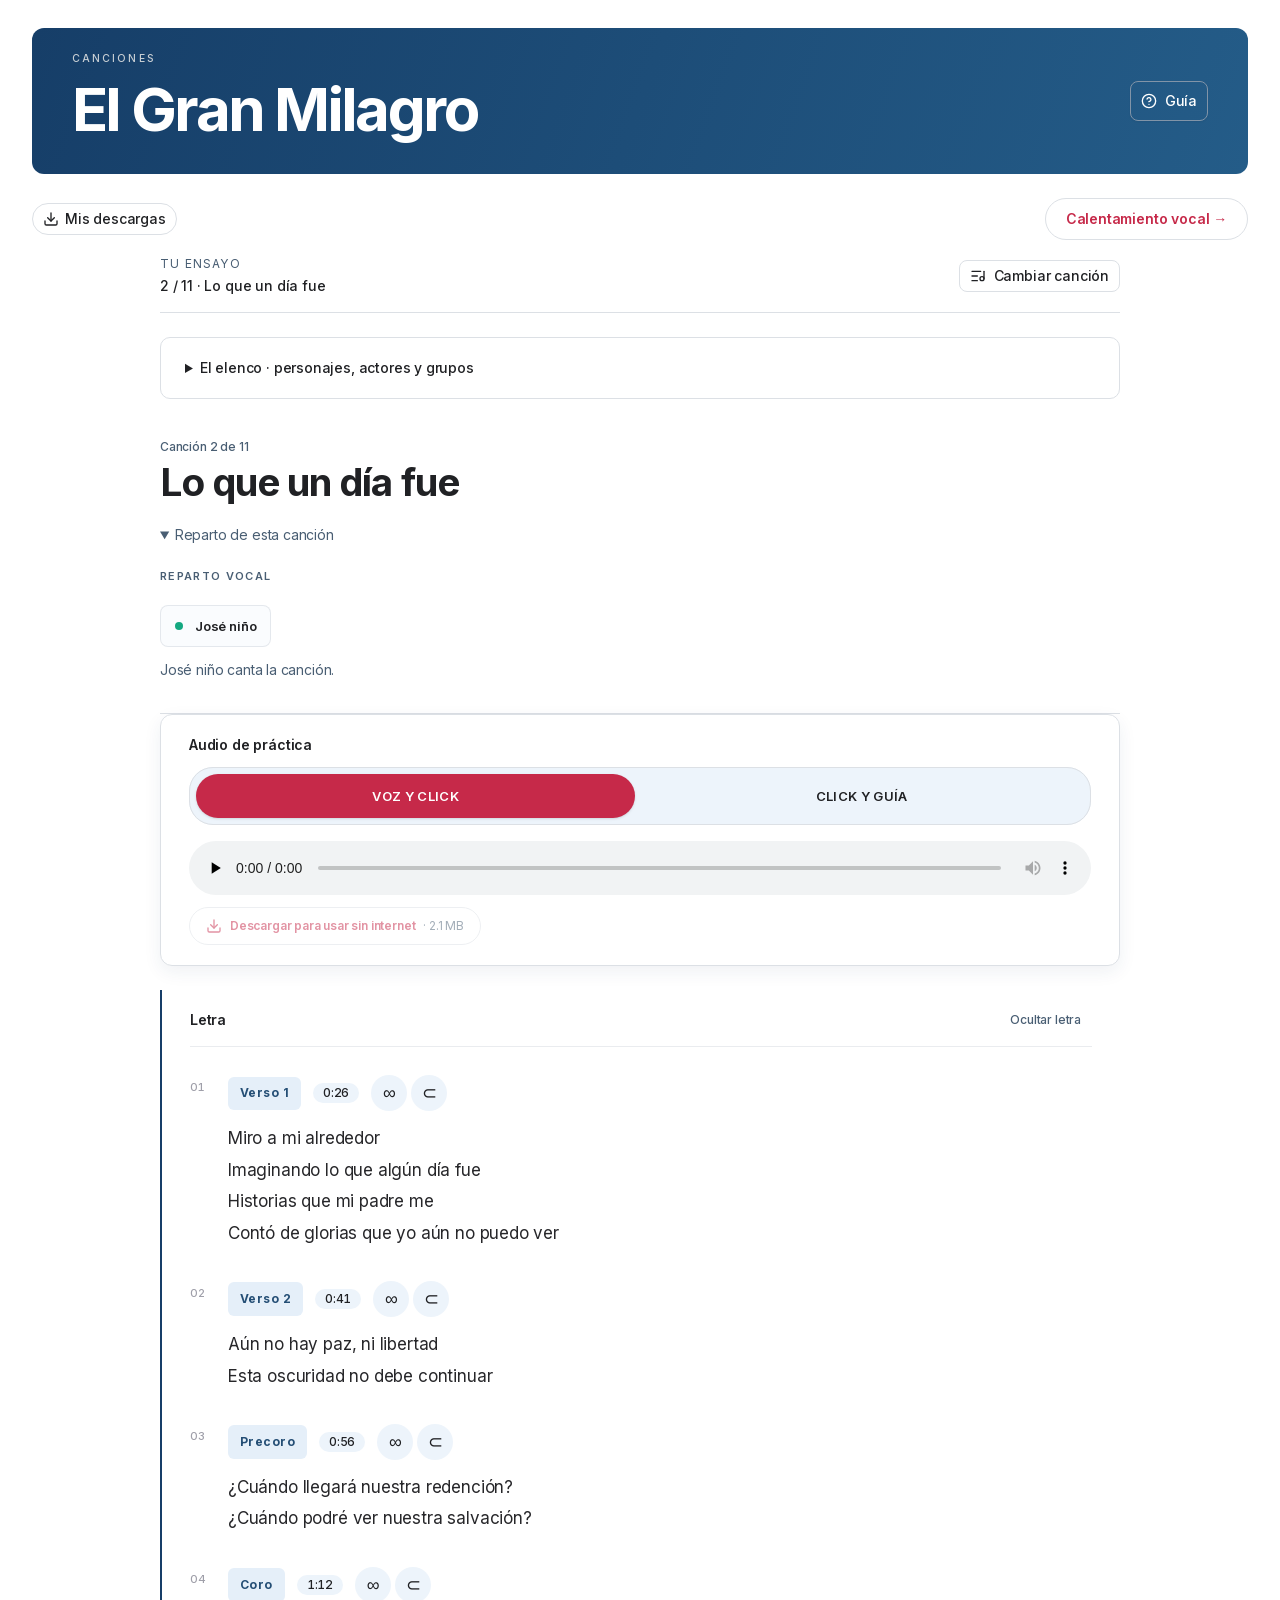
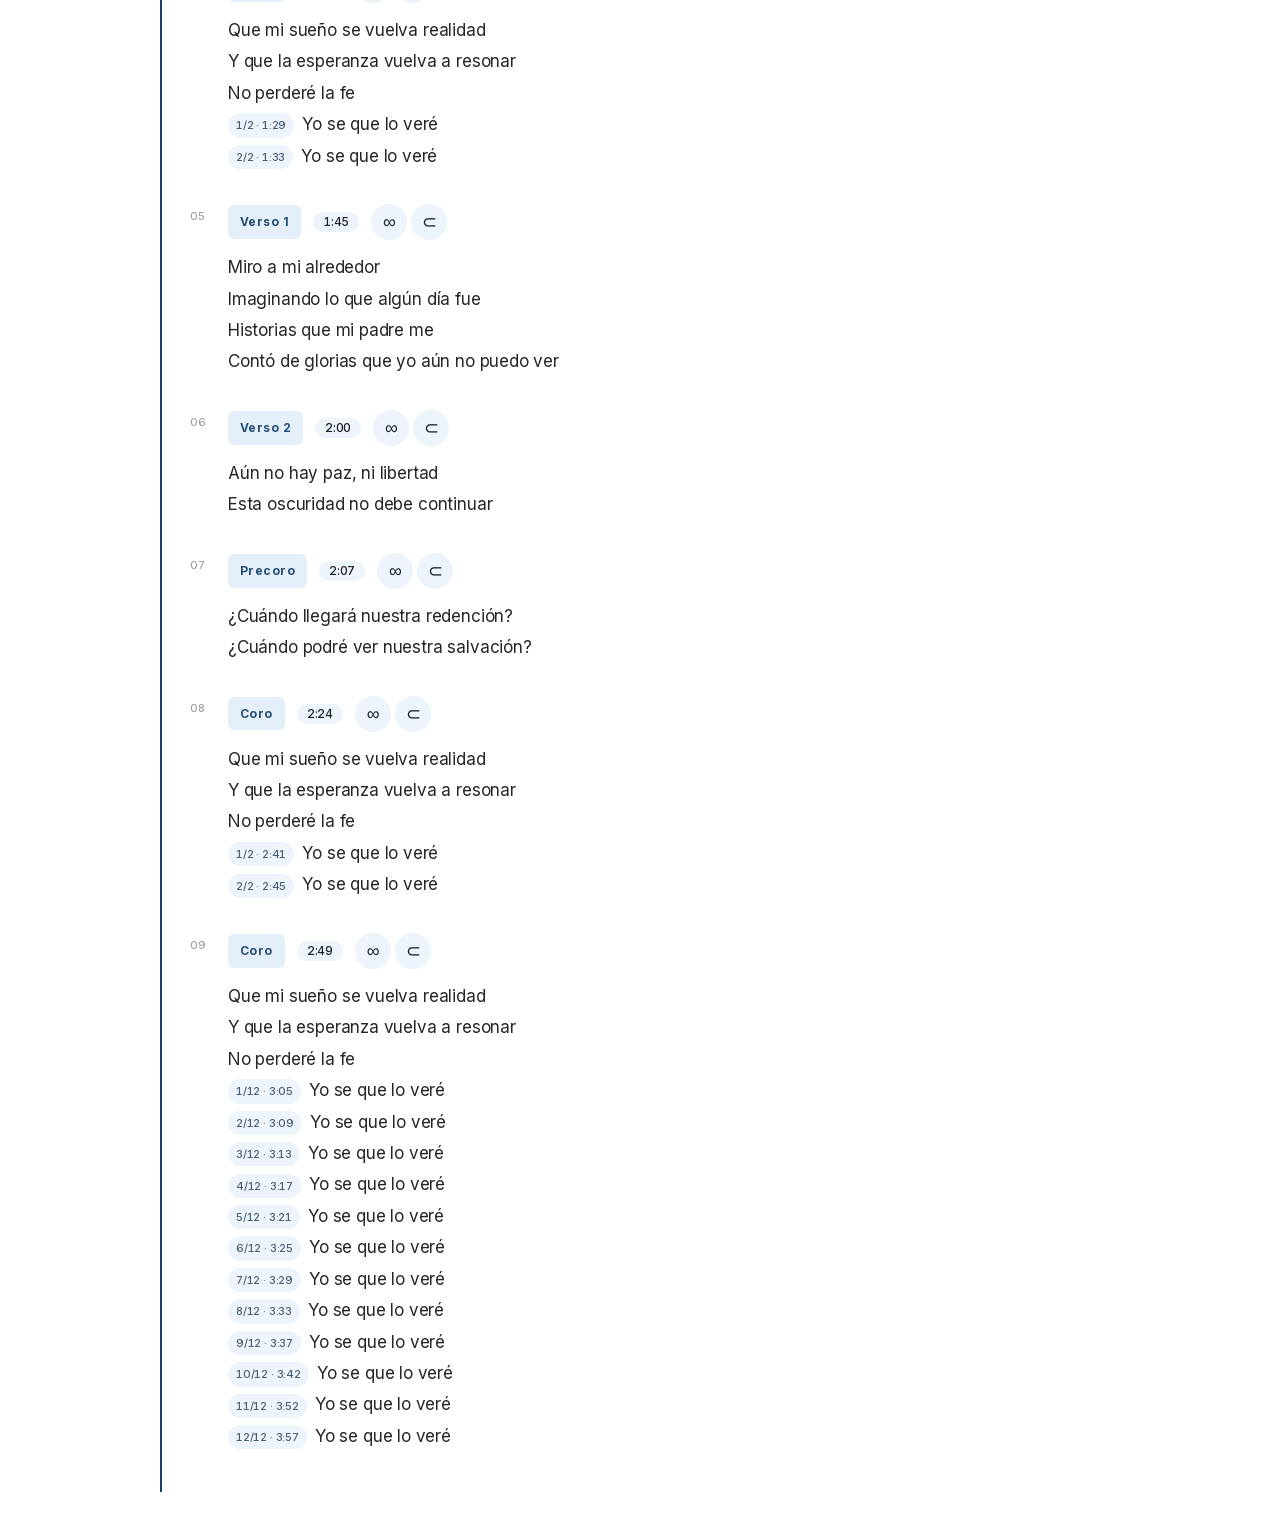
<file: canciones/lo-que-un-dia-fue.html>
<!DOCTYPE html><html lang="es"><head><meta charSet="utf-8"/><meta name="viewport" content="width=device-width, initial-scale=1, viewport-fit=cover, interactive-widget=resizes-content"/><link rel="stylesheet" href="/_next/static/css/index.BEedtvM-.css" data-rsc-css-href="/_next/static/css/index.BEedtvM-.css" data-precedence="vite-rsc/importer-resources"/><link rel="modulepreload" fetchPriority="low" href="/_next/static/chunks/index-CF-JqkEj.js"/><script src="/_next/static/chunks/rolldown-runtime-C60lm6uB.js" type="module" async=""></script><script src="/_next/static/chunks/framework-D_rUT4EX.js" type="module" async=""></script><link rel="modulepreload" href="/_next/static/chunks/layout-segment-context-BNFSuTp6.js" crossorigin=""/><link rel="modulepreload" href="/_next/static/chunks/offline-library-BIr3ytCa.js" crossorigin=""/><link rel="modulepreload" href="/_next/static/chunks/cloudflare-analytics-2VRtlP9g.js" crossorigin=""/><link rel="modulepreload" href="/_next/static/chunks/songbook-YNHt-U06.js" crossorigin=""/><title>Lo que un día fue · El Gran Milagro</title><meta name="description" content="Aprende y practica las canciones de El Gran Milagro."/><meta name="application-name" content="Gran Milagro"/><link rel="icon" href="/icons/app-192.png"/><link rel="apple-touch-icon" href="/icons/app-180.png"/><link rel="manifest" href="/manifest.json"/><meta name="mobile-web-app-capable" content="yes"/><meta name="apple-mobile-web-app-title" content="Gran Milagro"/><meta name="apple-mobile-web-app-status-bar-style" content="default"/><meta name="theme-color" content="#163e68"/><script>Object.assign(((self[Symbol.for("vinext.navigationRuntime")]??={bootstrap:{routeManifest:null},functions:{}}).bootstrap.rsc??={rsc:[]}),{params:{"slug":"lo-que-un-dia-fue"},nav:{"pathname":"/canciones/lo-que-un-dia-fue","searchParams":[]}})</script><link rel="modulepreload" href="/_next/static/chunks/index-CF-JqkEj.js" />
<link rel="preload" href="/_next/static/_vinext_fonts/inter-0c6ec1a12c79/inter-1ab1ad55.woff2" as="font" type="font/woff2" crossorigin />
<link rel="preload" href="/_next/static/_vinext_fonts/geist-mono-00e989178794/geist-mono-013b2f2f.woff2" as="font" type="font/woff2" crossorigin />
<style data-vinext-fonts>/* cyrillic-ext */
@font-face {
  font-family: 'Inter';
  font-style: normal;
  font-weight: 400;
  font-display: swap;
  src: url(/_next/static/_vinext_fonts/inter-0c6ec1a12c79/inter-7249155f.woff2) format('woff2');
  unicode-range: U+0460-052F, U+1C80-1C8A, U+20B4, U+2DE0-2DFF, U+A640-A69F, U+FE2E-FE2F;
}
/* cyrillic */
@font-face {
  font-family: 'Inter';
  font-style: normal;
  font-weight: 400;
  font-display: swap;
  src: url(/_next/static/_vinext_fonts/inter-0c6ec1a12c79/inter-e34c5f1b.woff2) format('woff2');
  unicode-range: U+0301, U+0400-045F, U+0490-0491, U+04B0-04B1, U+2116;
}
/* greek-ext */
@font-face {
  font-family: 'Inter';
  font-style: normal;
  font-weight: 400;
  font-display: swap;
  src: url(/_next/static/_vinext_fonts/inter-0c6ec1a12c79/inter-6e1a6b2b.woff2) format('woff2');
  unicode-range: U+1F00-1FFF;
}
/* greek */
@font-face {
  font-family: 'Inter';
  font-style: normal;
  font-weight: 400;
  font-display: swap;
  src: url(/_next/static/_vinext_fonts/inter-0c6ec1a12c79/inter-656bbed6.woff2) format('woff2');
  unicode-range: U+0370-0377, U+037A-037F, U+0384-038A, U+038C, U+038E-03A1, U+03A3-03FF;
}
/* vietnamese */
@font-face {
  font-family: 'Inter';
  font-style: normal;
  font-weight: 400;
  font-display: swap;
  src: url(/_next/static/_vinext_fonts/inter-0c6ec1a12c79/inter-fc83e075.woff2) format('woff2');
  unicode-range: U+0102-0103, U+0110-0111, U+0128-0129, U+0168-0169, U+01A0-01A1, U+01AF-01B0, U+0300-0301, U+0303-0304, U+0308-0309, U+0323, U+0329, U+1EA0-1EF9, U+20AB;
}
/* latin-ext */
@font-face {
  font-family: 'Inter';
  font-style: normal;
  font-weight: 400;
  font-display: swap;
  src: url(/_next/static/_vinext_fonts/inter-0c6ec1a12c79/inter-749a3084.woff2) format('woff2');
  unicode-range: U+0100-02BA, U+02BD-02C5, U+02C7-02CC, U+02CE-02D7, U+02DD-02FF, U+0304, U+0308, U+0329, U+1D00-1DBF, U+1E00-1E9F, U+1EF2-1EFF, U+2020, U+20A0-20AB, U+20AD-20C0, U+2113, U+2C60-2C7F, U+A720-A7FF;
}
/* latin */
@font-face {
  font-family: 'Inter';
  font-style: normal;
  font-weight: 400;
  font-display: swap;
  src: url(/_next/static/_vinext_fonts/inter-0c6ec1a12c79/inter-1ab1ad55.woff2) format('woff2');
  unicode-range: U+0000-00FF, U+0131, U+0152-0153, U+02BB-02BC, U+02C6, U+02DA, U+02DC, U+0304, U+0308, U+0329, U+2000-206F, U+20AC, U+2122, U+2191, U+2193, U+2212, U+2215, U+FEFF, U+FFFD;
}
/* cyrillic-ext */
@font-face {
  font-family: 'Inter';
  font-style: normal;
  font-weight: 500;
  font-display: swap;
  src: url(/_next/static/_vinext_fonts/inter-0c6ec1a12c79/inter-7249155f.woff2) format('woff2');
  unicode-range: U+0460-052F, U+1C80-1C8A, U+20B4, U+2DE0-2DFF, U+A640-A69F, U+FE2E-FE2F;
}
/* cyrillic */
@font-face {
  font-family: 'Inter';
  font-style: normal;
  font-weight: 500;
  font-display: swap;
  src: url(/_next/static/_vinext_fonts/inter-0c6ec1a12c79/inter-e34c5f1b.woff2) format('woff2');
  unicode-range: U+0301, U+0400-045F, U+0490-0491, U+04B0-04B1, U+2116;
}
/* greek-ext */
@font-face {
  font-family: 'Inter';
  font-style: normal;
  font-weight: 500;
  font-display: swap;
  src: url(/_next/static/_vinext_fonts/inter-0c6ec1a12c79/inter-6e1a6b2b.woff2) format('woff2');
  unicode-range: U+1F00-1FFF;
}
/* greek */
@font-face {
  font-family: 'Inter';
  font-style: normal;
  font-weight: 500;
  font-display: swap;
  src: url(/_next/static/_vinext_fonts/inter-0c6ec1a12c79/inter-656bbed6.woff2) format('woff2');
  unicode-range: U+0370-0377, U+037A-037F, U+0384-038A, U+038C, U+038E-03A1, U+03A3-03FF;
}
/* vietnamese */
@font-face {
  font-family: 'Inter';
  font-style: normal;
  font-weight: 500;
  font-display: swap;
  src: url(/_next/static/_vinext_fonts/inter-0c6ec1a12c79/inter-fc83e075.woff2) format('woff2');
  unicode-range: U+0102-0103, U+0110-0111, U+0128-0129, U+0168-0169, U+01A0-01A1, U+01AF-01B0, U+0300-0301, U+0303-0304, U+0308-0309, U+0323, U+0329, U+1EA0-1EF9, U+20AB;
}
/* latin-ext */
@font-face {
  font-family: 'Inter';
  font-style: normal;
  font-weight: 500;
  font-display: swap;
  src: url(/_next/static/_vinext_fonts/inter-0c6ec1a12c79/inter-749a3084.woff2) format('woff2');
  unicode-range: U+0100-02BA, U+02BD-02C5, U+02C7-02CC, U+02CE-02D7, U+02DD-02FF, U+0304, U+0308, U+0329, U+1D00-1DBF, U+1E00-1E9F, U+1EF2-1EFF, U+2020, U+20A0-20AB, U+20AD-20C0, U+2113, U+2C60-2C7F, U+A720-A7FF;
}
/* latin */
@font-face {
  font-family: 'Inter';
  font-style: normal;
  font-weight: 500;
  font-display: swap;
  src: url(/_next/static/_vinext_fonts/inter-0c6ec1a12c79/inter-1ab1ad55.woff2) format('woff2');
  unicode-range: U+0000-00FF, U+0131, U+0152-0153, U+02BB-02BC, U+02C6, U+02DA, U+02DC, U+0304, U+0308, U+0329, U+2000-206F, U+20AC, U+2122, U+2191, U+2193, U+2212, U+2215, U+FEFF, U+FFFD;
}
/* cyrillic-ext */
@font-face {
  font-family: 'Inter';
  font-style: normal;
  font-weight: 600;
  font-display: swap;
  src: url(/_next/static/_vinext_fonts/inter-0c6ec1a12c79/inter-7249155f.woff2) format('woff2');
  unicode-range: U+0460-052F, U+1C80-1C8A, U+20B4, U+2DE0-2DFF, U+A640-A69F, U+FE2E-FE2F;
}
/* cyrillic */
@font-face {
  font-family: 'Inter';
  font-style: normal;
  font-weight: 600;
  font-display: swap;
  src: url(/_next/static/_vinext_fonts/inter-0c6ec1a12c79/inter-e34c5f1b.woff2) format('woff2');
  unicode-range: U+0301, U+0400-045F, U+0490-0491, U+04B0-04B1, U+2116;
}
/* greek-ext */
@font-face {
  font-family: 'Inter';
  font-style: normal;
  font-weight: 600;
  font-display: swap;
  src: url(/_next/static/_vinext_fonts/inter-0c6ec1a12c79/inter-6e1a6b2b.woff2) format('woff2');
  unicode-range: U+1F00-1FFF;
}
/* greek */
@font-face {
  font-family: 'Inter';
  font-style: normal;
  font-weight: 600;
  font-display: swap;
  src: url(/_next/static/_vinext_fonts/inter-0c6ec1a12c79/inter-656bbed6.woff2) format('woff2');
  unicode-range: U+0370-0377, U+037A-037F, U+0384-038A, U+038C, U+038E-03A1, U+03A3-03FF;
}
/* vietnamese */
@font-face {
  font-family: 'Inter';
  font-style: normal;
  font-weight: 600;
  font-display: swap;
  src: url(/_next/static/_vinext_fonts/inter-0c6ec1a12c79/inter-fc83e075.woff2) format('woff2');
  unicode-range: U+0102-0103, U+0110-0111, U+0128-0129, U+0168-0169, U+01A0-01A1, U+01AF-01B0, U+0300-0301, U+0303-0304, U+0308-0309, U+0323, U+0329, U+1EA0-1EF9, U+20AB;
}
/* latin-ext */
@font-face {
  font-family: 'Inter';
  font-style: normal;
  font-weight: 600;
  font-display: swap;
  src: url(/_next/static/_vinext_fonts/inter-0c6ec1a12c79/inter-749a3084.woff2) format('woff2');
  unicode-range: U+0100-02BA, U+02BD-02C5, U+02C7-02CC, U+02CE-02D7, U+02DD-02FF, U+0304, U+0308, U+0329, U+1D00-1DBF, U+1E00-1E9F, U+1EF2-1EFF, U+2020, U+20A0-20AB, U+20AD-20C0, U+2113, U+2C60-2C7F, U+A720-A7FF;
}
/* latin */
@font-face {
  font-family: 'Inter';
  font-style: normal;
  font-weight: 600;
  font-display: swap;
  src: url(/_next/static/_vinext_fonts/inter-0c6ec1a12c79/inter-1ab1ad55.woff2) format('woff2');
  unicode-range: U+0000-00FF, U+0131, U+0152-0153, U+02BB-02BC, U+02C6, U+02DA, U+02DC, U+0304, U+0308, U+0329, U+2000-206F, U+20AC, U+2122, U+2191, U+2193, U+2212, U+2215, U+FEFF, U+FFFD;
}
/* cyrillic-ext */
@font-face {
  font-family: 'Inter';
  font-style: normal;
  font-weight: 700;
  font-display: swap;
  src: url(/_next/static/_vinext_fonts/inter-0c6ec1a12c79/inter-7249155f.woff2) format('woff2');
  unicode-range: U+0460-052F, U+1C80-1C8A, U+20B4, U+2DE0-2DFF, U+A640-A69F, U+FE2E-FE2F;
}
/* cyrillic */
@font-face {
  font-family: 'Inter';
  font-style: normal;
  font-weight: 700;
  font-display: swap;
  src: url(/_next/static/_vinext_fonts/inter-0c6ec1a12c79/inter-e34c5f1b.woff2) format('woff2');
  unicode-range: U+0301, U+0400-045F, U+0490-0491, U+04B0-04B1, U+2116;
}
/* greek-ext */
@font-face {
  font-family: 'Inter';
  font-style: normal;
  font-weight: 700;
  font-display: swap;
  src: url(/_next/static/_vinext_fonts/inter-0c6ec1a12c79/inter-6e1a6b2b.woff2) format('woff2');
  unicode-range: U+1F00-1FFF;
}
/* greek */
@font-face {
  font-family: 'Inter';
  font-style: normal;
  font-weight: 700;
  font-display: swap;
  src: url(/_next/static/_vinext_fonts/inter-0c6ec1a12c79/inter-656bbed6.woff2) format('woff2');
  unicode-range: U+0370-0377, U+037A-037F, U+0384-038A, U+038C, U+038E-03A1, U+03A3-03FF;
}
/* vietnamese */
@font-face {
  font-family: 'Inter';
  font-style: normal;
  font-weight: 700;
  font-display: swap;
  src: url(/_next/static/_vinext_fonts/inter-0c6ec1a12c79/inter-fc83e075.woff2) format('woff2');
  unicode-range: U+0102-0103, U+0110-0111, U+0128-0129, U+0168-0169, U+01A0-01A1, U+01AF-01B0, U+0300-0301, U+0303-0304, U+0308-0309, U+0323, U+0329, U+1EA0-1EF9, U+20AB;
}
/* latin-ext */
@font-face {
  font-family: 'Inter';
  font-style: normal;
  font-weight: 700;
  font-display: swap;
  src: url(/_next/static/_vinext_fonts/inter-0c6ec1a12c79/inter-749a3084.woff2) format('woff2');
  unicode-range: U+0100-02BA, U+02BD-02C5, U+02C7-02CC, U+02CE-02D7, U+02DD-02FF, U+0304, U+0308, U+0329, U+1D00-1DBF, U+1E00-1E9F, U+1EF2-1EFF, U+2020, U+20A0-20AB, U+20AD-20C0, U+2113, U+2C60-2C7F, U+A720-A7FF;
}
/* latin */
@font-face {
  font-family: 'Inter';
  font-style: normal;
  font-weight: 700;
  font-display: swap;
  src: url(/_next/static/_vinext_fonts/inter-0c6ec1a12c79/inter-1ab1ad55.woff2) format('woff2');
  unicode-range: U+0000-00FF, U+0131, U+0152-0153, U+02BB-02BC, U+02C6, U+02DA, U+02DC, U+0304, U+0308, U+0329, U+2000-206F, U+20AC, U+2122, U+2191, U+2193, U+2212, U+2215, U+FEFF, U+FFFD;
}

@font-face {
  font-family: 'Inter Fallback';
  src: local("Arial");
  ascent-override: 90.44%;
  descent-override: 22.52%;
  line-gap-override: 0.00%;
  size-adjust: 107.12%;
}

.__font_inter_1o594yd { font-family: 'Inter', 'Inter Fallback'; font-style: normal; }

.__variable_inter_1o594yd { --font-inter: 'Inter', 'Inter Fallback'; }

/* cyrillic-ext */
@font-face {
  font-family: 'Geist Mono';
  font-style: normal;
  font-weight: 100 900;
  font-display: swap;
  src: url(/_next/static/_vinext_fonts/geist-mono-00e989178794/geist-mono-f6b33328.woff2) format('woff2');
  unicode-range: U+0460-052F, U+1C80-1C8A, U+20B4, U+2DE0-2DFF, U+A640-A69F, U+FE2E-FE2F;
}
/* cyrillic */
@font-face {
  font-family: 'Geist Mono';
  font-style: normal;
  font-weight: 100 900;
  font-display: swap;
  src: url(/_next/static/_vinext_fonts/geist-mono-00e989178794/geist-mono-44e03052.woff2) format('woff2');
  unicode-range: U+0301, U+0400-045F, U+0490-0491, U+04B0-04B1, U+2116;
}
/* symbols2 */
@font-face {
  font-family: 'Geist Mono';
  font-style: normal;
  font-weight: 100 900;
  font-display: swap;
  src: url(/_next/static/_vinext_fonts/geist-mono-00e989178794/geist-mono-0638449e.woff2) format('woff2');
  unicode-range: U+2000-2001, U+2004-2008, U+200A, U+23B8-23BD, U+2500-259F;
}
/* vietnamese */
@font-face {
  font-family: 'Geist Mono';
  font-style: normal;
  font-weight: 100 900;
  font-display: swap;
  src: url(/_next/static/_vinext_fonts/geist-mono-00e989178794/geist-mono-971fb274.woff2) format('woff2');
  unicode-range: U+0102-0103, U+0110-0111, U+0128-0129, U+0168-0169, U+01A0-01A1, U+01AF-01B0, U+0300-0301, U+0303-0304, U+0308-0309, U+0323, U+0329, U+1EA0-1EF9, U+20AB;
}
/* latin-ext */
@font-face {
  font-family: 'Geist Mono';
  font-style: normal;
  font-weight: 100 900;
  font-display: swap;
  src: url(/_next/static/_vinext_fonts/geist-mono-00e989178794/geist-mono-44745446.woff2) format('woff2');
  unicode-range: U+0100-02BA, U+02BD-02C5, U+02C7-02CC, U+02CE-02D7, U+02DD-02FF, U+0304, U+0308, U+0329, U+1D00-1DBF, U+1E00-1E9F, U+1EF2-1EFF, U+2020, U+20A0-20AB, U+20AD-20C0, U+2113, U+2C60-2C7F, U+A720-A7FF;
}
/* latin */
@font-face {
  font-family: 'Geist Mono';
  font-style: normal;
  font-weight: 100 900;
  font-display: swap;
  src: url(/_next/static/_vinext_fonts/geist-mono-00e989178794/geist-mono-013b2f2f.woff2) format('woff2');
  unicode-range: U+0000-00FF, U+0131, U+0152-0153, U+02BB-02BC, U+02C6, U+02DA, U+02DC, U+0304, U+0308, U+0329, U+2000-206F, U+20AC, U+2122, U+2191, U+2193, U+2212, U+2215, U+FEFF, U+FFFD;
}

@font-face {
  font-family: 'Geist Mono Fallback';
  src: local("Arial");
  ascent-override: 74.67%;
  descent-override: 21.92%;
  line-gap-override: 0.00%;
  size-adjust: 134.59%;
}

.__font_geist_mono_1001rt9 { font-family: 'Geist Mono', 'Geist Mono Fallback'; font-style: normal; }

.__variable_geist_mono_1001rt9 { --font-geist-mono: 'Geist Mono', 'Geist Mono Fallback'; }
</style>
</head><body class="__variable_inter_1o594yd __variable_geist_mono_1001rt9"><main class="min-h-dvh bg-background px-4 py-5 text-foreground sm:px-6 lg:px-8 lg:py-7"><div class="mx-auto max-w-[1320px]"><header class="stage-header mb-5 flex items-center justify-between gap-4 lg:mb-6"><div><p class="mb-1 text-xs font-medium tracking-[0.02em] text-muted-foreground">Canciones</p><h1 class="text-2xl font-bold tracking-[-0.03em] sm:text-[28px]">El Gran Milagro</h1></div><button type="button" tabindex="0" data-slot="dialog-trigger" data-base-ui-click-trigger="" id="base-ui-_R_7oli_" aria-haspopup="dialog" aria-expanded="false" class="group/button inline-flex shrink-0 items-center justify-center rounded-lg border bg-clip-padding text-sm font-medium whitespace-nowrap transition-all outline-none select-none focus-visible:border-ring focus-visible:ring-3 focus-visible:ring-ring/50 active:not-aria-[haspopup]:translate-y-px disabled:pointer-events-none disabled:opacity-50 aria-invalid:border-destructive aria-invalid:ring-3 aria-invalid:ring-destructive/20 dark:aria-invalid:border-destructive/50 dark:aria-invalid:ring-destructive/40 [&amp;_svg]:pointer-events-none [&amp;_svg]:shrink-0 [&amp;_svg:not([class*=&#x27;size-&#x27;])]:size-4 border-border hover:bg-muted hover:text-foreground aria-expanded:bg-muted aria-expanded:text-foreground dark:border-input dark:bg-input/30 dark:hover:bg-input/50 px-2.5 has-data-[icon=inline-end]:pr-2 has-data-[icon=inline-start]:pl-2 h-10 gap-2 bg-card shadow-xs"><svg xmlns="http://www.w3.org/2000/svg" width="24" height="24" viewBox="0 0 24 24" fill="none" stroke="currentColor" stroke-width="2" stroke-linecap="round" stroke-linejoin="round" class="lucide lucide-circle-question-mark" aria-hidden="true"><circle cx="12" cy="12" r="10"></circle><path d="M9.09 9a3 3 0 0 1 5.83 1c0 2-3 3-3 3"></path><path d="M12 17h.01"></path></svg><span class="hidden sm:inline">Guía</span></button></header><div class="mt-5 flex flex-wrap items-center justify-between gap-3"><div class="flex flex-wrap items-center gap-3"><button type="button" tabindex="0" data-slot="dialog-trigger" data-base-ui-click-trigger="" id="base-ui-_R_ul5i_" aria-haspopup="dialog" aria-expanded="false" class="group/button inline-flex shrink-0 items-center justify-center border bg-clip-padding text-sm font-medium whitespace-nowrap transition-all outline-none select-none focus-visible:border-ring focus-visible:ring-3 focus-visible:ring-ring/50 active:not-aria-[haspopup]:translate-y-px disabled:pointer-events-none disabled:opacity-50 aria-invalid:border-destructive aria-invalid:ring-3 aria-invalid:ring-destructive/20 dark:aria-invalid:border-destructive/50 dark:aria-invalid:ring-destructive/40 [&amp;_svg]:pointer-events-none [&amp;_svg]:shrink-0 [&amp;_svg:not([class*=&#x27;size-&#x27;])]:size-4 border-border bg-background hover:bg-muted hover:text-foreground aria-expanded:bg-muted aria-expanded:text-foreground dark:border-input dark:bg-input/30 dark:hover:bg-input/50 h-8 gap-1.5 px-2.5 has-data-[icon=inline-end]:pr-2 has-data-[icon=inline-start]:pl-2 rounded-full"><svg xmlns="http://www.w3.org/2000/svg" width="24" height="24" viewBox="0 0 24 24" fill="none" stroke="currentColor" stroke-width="2" stroke-linecap="round" stroke-linejoin="round" class="lucide lucide-download size-4" aria-hidden="true"><path d="M12 15V3"></path><path d="M21 15v4a2 2 0 0 1-2 2H5a2 2 0 0 1-2-2v-4"></path><path d="m7 10 5 5 5-5"></path></svg>Mis descargas</button></div><a href="/calentamiento" class="rounded-full border bg-card px-5 py-2.5 text-sm font-semibold text-primary transition-colors hover:bg-secondary">Calentamiento vocal →</a></div><nav class="song-navigation" aria-label="Navegación de canciones"><div class="min-w-0"><p class="text-xs uppercase tracking-widest text-muted-foreground">Tu ensayo</p><p class="mt-1 truncate text-sm font-medium">2<!-- --> / <!-- -->11<!-- --> · <!-- -->Lo que un día fue</p></div><button type="button" tabindex="0" data-slot="dialog-trigger" data-base-ui-click-trigger="" id="base-ui-_R_7pli_" aria-haspopup="dialog" aria-expanded="false" class="group/button inline-flex items-center justify-center rounded-lg border bg-clip-padding text-sm font-medium whitespace-nowrap transition-all outline-none select-none focus-visible:border-ring focus-visible:ring-3 focus-visible:ring-ring/50 active:not-aria-[haspopup]:translate-y-px disabled:pointer-events-none disabled:opacity-50 aria-invalid:border-destructive aria-invalid:ring-3 aria-invalid:ring-destructive/20 dark:aria-invalid:border-destructive/50 dark:aria-invalid:ring-destructive/40 [&amp;_svg]:pointer-events-none [&amp;_svg]:shrink-0 [&amp;_svg:not([class*=&#x27;size-&#x27;])]:size-4 border-border bg-background hover:bg-muted hover:text-foreground aria-expanded:bg-muted aria-expanded:text-foreground dark:border-input dark:bg-input/30 dark:hover:bg-input/50 h-8 px-2.5 has-data-[icon=inline-end]:pr-2 has-data-[icon=inline-start]:pl-2 shrink-0 gap-2"><svg xmlns="http://www.w3.org/2000/svg" width="24" height="24" viewBox="0 0 24 24" fill="none" stroke="currentColor" stroke-width="2" stroke-linecap="round" stroke-linejoin="round" class="lucide lucide-list-music size-4" aria-hidden="true"><path d="M16 5H3"></path><path d="M11 12H3"></path><path d="M11 19H3"></path><path d="M21 16V5"></path><circle cx="18" cy="16" r="3"></circle></svg>Cambiar canción</button></nav><div class="mx-auto max-w-[960px]"><details class="mb-4 rounded-xl border bg-card px-5 py-5 text-sm sm:px-6"><summary class="cursor-pointer font-medium">El elenco · personajes, actores y grupos</summary><dl class="mt-5 grid gap-4 sm:grid-cols-2"><div class="flex gap-3"><span aria-hidden="true" class="mt-1.5 size-2 shrink-0 rounded-full" style="background-color:#D99B16"></span><div><dt class="font-semibold">María adulta</dt><dd class="text-muted-foreground"></dd></div></div><div class="flex gap-3"><span aria-hidden="true" class="mt-1.5 size-2 shrink-0 rounded-full" style="background-color:#249AC5"></span><div><dt class="font-semibold">José adulto</dt><dd class="text-muted-foreground"></dd></div></div><div class="flex gap-3"><span aria-hidden="true" class="mt-1.5 size-2 shrink-0 rounded-full" style="background-color:#8855B9"></span><div><dt class="font-semibold">Malabarista</dt><dd class="text-muted-foreground"></dd></div></div><div class="flex gap-3"><span aria-hidden="true" class="mt-1.5 size-2 shrink-0 rounded-full" style="background-color:#689E38"></span><div><dt class="font-semibold">Equilibrista</dt><dd class="text-muted-foreground"></dd></div></div><div class="flex gap-3"><span aria-hidden="true" class="mt-1.5 size-2 shrink-0 rounded-full" style="background-color:#E7824C"></span><div><dt class="font-semibold">María niña</dt><dd class="text-muted-foreground"></dd></div></div><div class="flex gap-3"><span aria-hidden="true" class="mt-1.5 size-2 shrink-0 rounded-full" style="background-color:#14A881"></span><div><dt class="font-semibold">José niño</dt><dd class="text-muted-foreground"></dd></div></div><div class="flex gap-3"><span aria-hidden="true" class="mt-1.5 size-2 shrink-0 rounded-full" style="background-color:#C84848"></span><div><dt class="font-semibold">Showman</dt><dd class="text-muted-foreground"></dd></div></div><div class="flex gap-3"><span aria-hidden="true" class="mt-1.5 size-2 shrink-0 rounded-full" style="background-color:#A83848"></span><div><dt class="font-semibold">Bufón</dt><dd class="text-muted-foreground"></dd></div></div><div class="flex gap-3"><span aria-hidden="true" class="mt-1.5 size-2 shrink-0 rounded-full" style="background-color:#39A4A5"></span><div><dt class="font-semibold">Amiga de María</dt><dd class="text-muted-foreground"></dd></div></div><div class="flex gap-3"><span aria-hidden="true" class="mt-1.5 size-2 shrink-0 rounded-full" style="background-color:#64889A"></span><div><dt class="font-semibold">Hombres</dt><dd class="text-muted-foreground"></dd></div></div><div class="flex gap-3"><span aria-hidden="true" class="mt-1.5 size-2 shrink-0 rounded-full" style="background-color:#986BB0"></span><div><dt class="font-semibold">Mujeres</dt><dd class="text-muted-foreground"></dd></div></div><div class="flex gap-3"><span aria-hidden="true" class="mt-1.5 size-2 shrink-0 rounded-full" style="background-color:#C16BB0"></span><div><dt class="font-semibold">Coro</dt><dd class="text-muted-foreground"></dd></div></div><div class="flex gap-3"><span aria-hidden="true" class="mt-1.5 size-2 shrink-0 rounded-full" style="background-color:#B9589F"></span><div><dt class="font-semibold">Coro 1</dt><dd class="text-muted-foreground"></dd></div></div><div class="flex gap-3"><span aria-hidden="true" class="mt-1.5 size-2 shrink-0 rounded-full" style="background-color:#9362B4"></span><div><dt class="font-semibold">Coro 2</dt><dd class="text-muted-foreground"></dd></div></div><div class="flex gap-3"><span aria-hidden="true" class="mt-1.5 size-2 shrink-0 rounded-full" style="background-color:#8B7295"></span><div><dt class="font-semibold">Todos</dt><dd class="text-muted-foreground"></dd></div></div></dl></details><section class="song-sheet overflow-hidden rounded-xl border bg-card shadow-xs"><div class="border-b px-5 py-5 sm:px-6"><div class="flex flex-wrap items-start justify-between gap-4"><div><p class="text-xs font-medium text-muted-foreground">Canción <!-- -->2<!-- --> de <!-- -->11</p><h2 class="mt-1 text-xl font-bold tracking-[-0.025em] sm:text-2xl">Lo que un día fue</h2><details open="" class="mt-5 text-sm"><summary class="cursor-pointer text-muted-foreground">Reparto de esta canción</summary><div class="mt-6 space-y-5"><p class="text-[11px] font-semibold uppercase tracking-[0.12em] text-muted-foreground">Reparto vocal</p><div><ul class="flex flex-wrap gap-2.5" aria-label="Reparto vocal"><li class="flex items-center gap-3 rounded-lg border border-border/70 bg-muted/30 px-3.5 py-2.5"><span aria-hidden="true" class="size-2 shrink-0 rounded-full" style="background-color:#14A881"></span><span class="min-w-0"><span class="block text-[13px] font-semibold leading-5 text-foreground">José niño</span></span></li></ul><p class="mt-3 text-sm leading-relaxed text-muted-foreground">José niño canta la canción.</p></div></div></details></div></div></div><section class="border-b bg-muted/20 px-5 py-5 sm:px-7" aria-label="Audios de la canción"><div class="mb-4 space-y-3"><h3 class="text-sm font-semibold">Audio de práctica</h3><fieldset aria-label="Seleccionar voz" class="voice-selector flex min-w-0 flex-wrap gap-1 rounded-3xl border border-border bg-muted p-1.5"><button type="button" aria-pressed="true" class="min-h-11 flex-auto rounded-full px-4 py-2.5 text-xs font-semibold uppercase tracking-wide transition-colors focus-visible:outline-none focus-visible:ring-2 focus-visible:ring-primary focus-visible:ring-offset-2 sm:text-[13px] bg-primary text-white shadow-sm">Voz y click</button><button type="button" aria-pressed="false" class="min-h-11 flex-auto rounded-full px-4 py-2.5 text-xs font-semibold uppercase tracking-wide transition-colors focus-visible:outline-none focus-visible:ring-2 focus-visible:ring-primary focus-visible:ring-offset-2 sm:text-[13px] text-foreground hover:bg-secondary">Click y guía</button></fieldset></div><audio controls="" preload="none" src="/audio/song-02/voz-y-click.m4a" class="w-full" aria-label="Audio: Voz y click" aria-describedby="lyrics-heading"></audio><div class="mt-3 space-y-2 text-xs"><button type="button" disabled="" class="inline-flex items-center gap-2 rounded-full border bg-card px-4 py-2.5 font-semibold text-primary disabled:opacity-50"><svg xmlns="http://www.w3.org/2000/svg" width="24" height="24" viewBox="0 0 24 24" fill="none" stroke="currentColor" stroke-width="2" stroke-linecap="round" stroke-linejoin="round" class="lucide lucide-download size-4" aria-hidden="true"><path d="M12 15V3"></path><path d="M21 15v4a2 2 0 0 1-2 2H5a2 2 0 0 1-2-2v-4"></path><path d="m7 10 5 5 5-5"></path></svg>Descargar para usar sin internet <span class="font-normal text-muted-foreground">· <!-- -->2.1 MB</span></button></div></section><section class="px-5 pb-8 pt-4 sm:px-7 sm:pb-10" aria-labelledby="lyrics-heading"><div class="mb-7 flex items-center justify-between gap-3 border-b border-border/60 pb-3"><h3 id="lyrics-heading" class="text-sm font-semibold">Letra</h3><button type="button" tabindex="0" data-slot="button" class="group/button inline-flex shrink-0 items-center justify-center border border-transparent bg-clip-padding font-medium whitespace-nowrap transition-all outline-none select-none focus-visible:border-ring focus-visible:ring-3 focus-visible:ring-ring/50 active:not-aria-[haspopup]:translate-y-px disabled:pointer-events-none disabled:opacity-50 aria-invalid:border-destructive aria-invalid:ring-3 aria-invalid:ring-destructive/20 dark:aria-invalid:border-destructive/50 dark:aria-invalid:ring-destructive/40 [&amp;_svg]:pointer-events-none [&amp;_svg]:shrink-0 hover:bg-muted hover:text-foreground aria-expanded:bg-muted aria-expanded:text-foreground dark:hover:bg-muted/50 h-7 gap-1 rounded-[min(var(--radius-md),12px)] px-2.5 in-data-[slot=button-group]:rounded-lg has-data-[icon=inline-end]:pr-1.5 has-data-[icon=inline-start]:pl-1.5 [&amp;_svg:not([class*=&#x27;size-&#x27;])]:size-3.5 text-xs text-muted-foreground">Ocultar letra</button></div><div><div data-timing-audio="" class="max-w-[65ch] text-left text-[16px] leading-[1.85] text-zinc-800 sm:text-[17px]"><section class="mb-8 last:mb-0"><div class="grid grid-cols-[22px_minmax(0,1fr)] gap-x-3 sm:gap-x-4"><span aria-hidden="true" class="pt-0.5 text-[11px] font-medium tabular-nums text-zinc-400">01</span><div><div class="mb-3 flex flex-wrap items-center gap-x-3 gap-y-1"><h5 class="text-xs font-semibold leading-6 tracking-wide text-muted-foreground"><span>Verso 1</span></h5></div><p class="break-words"><span>Miro a mi alrededor</span></p><p class="break-words"><span>Imaginando lo que algún día fue</span></p><p class="break-words"><span>Historias que mi padre me</span></p><p class="break-words"><span>Contó de glorias que yo aún no puedo ver</span></p></div></div></section><section class="mb-8 last:mb-0"><div class="grid grid-cols-[22px_minmax(0,1fr)] gap-x-3 sm:gap-x-4"><span aria-hidden="true" class="pt-0.5 text-[11px] font-medium tabular-nums text-zinc-400">02</span><div><div class="mb-3 flex flex-wrap items-center gap-x-3 gap-y-1"><h5 class="text-xs font-semibold leading-6 tracking-wide text-muted-foreground"><span>Verso 2</span></h5></div><p class="break-words"><span>Aún no hay paz, ni libertad</span></p><p class="break-words"><span>Esta oscuridad no debe continuar</span></p></div></div></section><section class="mb-8 last:mb-0"><div class="grid grid-cols-[22px_minmax(0,1fr)] gap-x-3 sm:gap-x-4"><span aria-hidden="true" class="pt-0.5 text-[11px] font-medium tabular-nums text-zinc-400">03</span><div><div class="mb-3 flex flex-wrap items-center gap-x-3 gap-y-1"><h5 class="text-xs font-semibold leading-6 tracking-wide text-muted-foreground"><span>Precoro </span></h5></div><p class="break-words"><span>¿Cuándo llegará nuestra redención?</span></p><p class="break-words"><span>¿Cuándo podré ver nuestra salvación?</span></p></div></div></section><section class="mb-8 last:mb-0"><div class="grid grid-cols-[22px_minmax(0,1fr)] gap-x-3 sm:gap-x-4"><span aria-hidden="true" class="pt-0.5 text-[11px] font-medium tabular-nums text-zinc-400">04</span><div><div class="mb-3 flex flex-wrap items-center gap-x-3 gap-y-1"><h5 class="text-xs font-semibold leading-6 tracking-wide text-muted-foreground"><span>Coro</span></h5></div><p class="break-words"><span>Que mi sueño se vuelva realidad</span></p><p class="break-words"><span>Y que la esperanza vuelva a resonar</span></p><p class="break-words"><span>No perderé la fe</span></p><p class="break-words"><span>//Yo se que lo veré//</span></p></div></div></section><section class="mb-8 last:mb-0"><div class="grid grid-cols-[22px_minmax(0,1fr)] gap-x-3 sm:gap-x-4"><span aria-hidden="true" class="pt-0.5 text-[11px] font-medium tabular-nums text-zinc-400">05</span><div><div class="mb-3 flex flex-wrap items-center gap-x-3 gap-y-1"><h5 class="text-xs font-semibold leading-6 tracking-wide text-muted-foreground"><span>Verso 1</span></h5></div><p class="break-words"><span>Miro a mi alrededor</span></p><p class="break-words"><span>Imaginando lo que algún día fue</span></p><p class="break-words"><span>Historias que mi padre me</span></p><p class="break-words"><span>Contó de glorias que yo aún no puedo ver</span></p></div></div></section><section class="mb-8 last:mb-0"><div class="grid grid-cols-[22px_minmax(0,1fr)] gap-x-3 sm:gap-x-4"><span aria-hidden="true" class="pt-0.5 text-[11px] font-medium tabular-nums text-zinc-400">06</span><div><div class="mb-3 flex flex-wrap items-center gap-x-3 gap-y-1"><h5 class="text-xs font-semibold leading-6 tracking-wide text-muted-foreground"><span>Verso 2</span></h5></div><p class="break-words"><span>Aún no hay paz, ni libertad</span></p><p class="break-words"><span>Esta oscuridad no debe continuar</span></p></div></div></section><section class="mb-8 last:mb-0"><div class="grid grid-cols-[22px_minmax(0,1fr)] gap-x-3 sm:gap-x-4"><span aria-hidden="true" class="pt-0.5 text-[11px] font-medium tabular-nums text-zinc-400">07</span><div><div class="mb-3 flex flex-wrap items-center gap-x-3 gap-y-1"><h5 class="text-xs font-semibold leading-6 tracking-wide text-muted-foreground"><span>Precoro </span></h5></div><p class="break-words"><span>¿Cuándo llegará nuestra redención?</span></p><p class="break-words"><span>¿Cuándo podré ver nuestra salvación?</span></p></div></div></section><section class="mb-8 last:mb-0"><div class="grid grid-cols-[22px_minmax(0,1fr)] gap-x-3 sm:gap-x-4"><span aria-hidden="true" class="pt-0.5 text-[11px] font-medium tabular-nums text-zinc-400">08</span><div><div class="mb-3 flex flex-wrap items-center gap-x-3 gap-y-1"><h5 class="text-xs font-semibold leading-6 tracking-wide text-muted-foreground"><span>Coro</span></h5></div><p class="break-words"><span>Que mi sueño se vuelva realidad</span></p><p class="break-words"><span>Y que la esperanza vuelva a resonar</span></p><p class="break-words"><span>No perderé la fe</span></p><p class="break-words"><span>//Yo se que lo veré//</span></p></div></div></section><section class="mb-8 last:mb-0"><div class="grid grid-cols-[22px_minmax(0,1fr)] gap-x-3 sm:gap-x-4"><span aria-hidden="true" class="pt-0.5 text-[11px] font-medium tabular-nums text-zinc-400">09</span><div><div class="mb-3 flex flex-wrap items-center gap-x-3 gap-y-1"><h5 class="text-xs font-semibold leading-6 tracking-wide text-muted-foreground"><span>Coro</span></h5></div><p class="break-words"><span>Que mi sueño se vuelva realidad</span></p><p class="break-words"><span>Y que la esperanza vuelva a resonar</span></p><p class="break-words"><span>No perderé la fe</span></p><p class="break-words"><span>Yo se que lo veré x12</span></p></div></div></section></div></div></section></section></div></div></main><script type="module" src="/_next/static/chunks/index-CF-JqkEj.js" id="_R_" async=""></script><script>((self[Symbol.for("vinext.navigationRuntime")]??={bootstrap:{routeManifest:null},functions:{}}).bootstrap.rsc??={rsc:[]}).rsc.push("0:{\"page:/canciones/lo-que-un-dia-fue\":\"$L1\",\"layout:/\":\"$L2\",\"route:/canciones/lo-que-un-dia-fue\":\"$L3\",\"__route\":\"route:/canciones/lo-que-un-dia-fue\",\"__interceptionContext\":null,\"__layoutIds\":[\"layout:/\"],\"__rootLayout\":\"/\",\"__bfcacheSegmentIdentities\":{\"layout:/\":\"[\\\"layout\\\",\\\"layout:/\\\",\\\"root-boundary:/\\\",\\\"\\\"]\",\"page:/canciones/lo-que-un-dia-fue\":\"[\\\"page\\\",\\\"page:/canciones/:slug\\\",\\\"root-boundary:/\\\",\\\"[\\\\\\\"canciones\\\\\\\",\\\\\\\"slug|lo-que-un-dia-fue|d\\\\\\\"]\\\"]\"},\"__srcPage\":[\"canciones\",\"[slug]\",\"page\"],\"__layoutFlags\":{\"layout:/\":\"s\"},\"__artifactCompatibility\":{\"schemaVersion\":1,\"graphVersion\":\"app-route-graph:719d7efc953ce9a0\",\"deploymentVersion\":\"0b2941ea-629c-4f3f-9fec-24be850fd952\",\"appElementsSchemaVersion\":1,\"rscPayloadSchemaVersion\":1,\"rootBoundaryId\":\"/\",\"renderEpoch\":null}}\n")</script><script>((self[Symbol.for("vinext.navigationRuntime")]??={bootstrap:{routeManifest:null},functions:{}}).bootstrap.rsc??={rsc:[]}).rsc.push("4:I[\"e89d6a3ac301\",[],\"OfflineProvider\",1]\n")</script><script>((self[Symbol.for("vinext.navigationRuntime")]??={bootstrap:{routeManifest:null},functions:{}}).bootstrap.rsc??={rsc:[]}).rsc.push("5:I[\"8c0f216c4604\",[],\"Children\",1]\n")</script><script>((self[Symbol.for("vinext.navigationRuntime")]??={bootstrap:{routeManifest:null},functions:{}}).bootstrap.rsc??={rsc:[]}).rsc.push("6:I[\"70b75667c4b0\",[],\"CloudflareAnalytics\",1]\n")</script><script>((self[Symbol.for("vinext.navigationRuntime")]??={bootstrap:{routeManifest:null},functions:{}}).bootstrap.rsc??={rsc:[]}).rsc.push("7:I[\"593f344dc510\",[],\"GlobalErrorBoundary\",1]\n")</script><script>((self[Symbol.for("vinext.navigationRuntime")]??={bootstrap:{routeManifest:null},functions:{}}).bootstrap.rsc??={rsc:[]}).rsc.push("8:I[\"0b874ad30386\",[],\"default\",1]\n")</script><script>((self[Symbol.for("vinext.navigationRuntime")]??={bootstrap:{routeManifest:null},functions:{}}).bootstrap.rsc??={rsc:[]}).rsc.push("9:I[\"593f344dc510\",[],\"ErrorBoundary\",1]\n")</script><script>((self[Symbol.for("vinext.navigationRuntime")]??={bootstrap:{routeManifest:null},functions:{}}).bootstrap.rsc??={rsc:[]}).rsc.push("a:I[\"15c18cfaeeff\",[],\"LayoutSegmentProvider\",1]\n")</script><script>((self[Symbol.for("vinext.navigationRuntime")]??={bootstrap:{routeManifest:null},functions:{}}).bootstrap.rsc??={rsc:[]}).rsc.push("b:I[\"8c0f216c4604\",[],\"Slot\",1]\n")</script><script>((self[Symbol.for("vinext.navigationRuntime")]??={bootstrap:{routeManifest:null},functions:{}}).bootstrap.rsc??={rsc:[]}).rsc.push("c:I[\"593f344dc510\",[],\"NotFoundBoundary\",1]\n")</script><script>((self[Symbol.for("vinext.navigationRuntime")]??={bootstrap:{routeManifest:null},functions:{}}).bootstrap.rsc??={rsc:[]}).rsc.push("d:I[\"9276801271d6\",[],\"AppRouterScrollTarget\",1]\n")</script><script>((self[Symbol.for("vinext.navigationRuntime")]??={bootstrap:{routeManifest:null},functions:{}}).bootstrap.rsc??={rsc:[]}).rsc.push("e:I[\"593f344dc510\",[],\"RedirectBoundary\",1]\n")</script><script>((self[Symbol.for("vinext.navigationRuntime")]??={bootstrap:{routeManifest:null},functions:{}}).bootstrap.rsc??={rsc:[]}).rsc.push(":HL[\"/_next/static/css/index.BEedtvM-.css\",\"style\"     ]\n")</script><script>((self[Symbol.for("vinext.navigationRuntime")]??={bootstrap:{routeManifest:null},functions:{}}).bootstrap.rsc??={rsc:[]}).rsc.push("2:[[[\"$\",\"link\",\"css:/_next/static/css/index.BEedtvM-.css\",{\"rel\":\"stylesheet\",\"precedence\":\"vite-rsc/importer-resources\",\"href\":\"/_next/static/css/index.BEedtvM-.css\",\"data-rsc-css-href\":\"/_next/static/css/index.BEedtvM-.css\"}],\"$undefined\"],[\"$\",\"html\",null,{\"lang\":\"es\",\"children\":[\"$\",\"body\",null,{\"className\":\"__variable_inter_1o594yd __variable_geist_mono_1001rt9\",\"children\":[[\"$\",\"$L4\",null,{\"children\":[\"$\",\"$L5\",null,{}]}],[\"$\",\"$L6\",null,{}]]}]}]]\n")</script><script>((self[Symbol.for("vinext.navigationRuntime")]??={bootstrap:{routeManifest:null},functions:{}}).bootstrap.rsc??={rsc:[]}).rsc.push("3:[[[\"$\",\"meta\",null,{\"charSet\":\"utf-8\"}],[[\"$\",\"title\",\"0\",{\"children\":\"Lo que un día fue · El Gran Milagro\"}],[\"$\",\"meta\",\"1\",{\"name\":\"description\",\"content\":\"Aprende y practica las canciones de El Gran Milagro.\"}],[\"$\",\"meta\",\"2\",{\"name\":\"application-name\",\"content\":\"Gran Milagro\"}],[\"$\",\"link\",\"3\",{\"data-vinext-streamed-icon\":\"$undefined\",\"rel\":\"icon\",\"href\":\"/icons/app-192.png\",\"type\":\"$undefined\",\"sizes\":\"$undefined\",\"color\":\"$undefined\",\"media\":\"$undefined\",\"fetchPriority\":\"$undefined\"}],[\"$\",\"link\",\"4\",{\"data-vinext-streamed-icon\":\"$undefined\",\"rel\":\"apple-touch-icon\",\"href\":\"/icons/app-180.png\",\"type\":\"$undefined\",\"sizes\":\"$undefined\",\"color\":\"$undefined\",\"media\":\"$undefined\",\"fetchPriority\":\"$undefined\"}],[\"$\",\"link\",\"5\",{\"rel\":\"manifest\",\"href\":\"/manifest.json\"}],[\"$\",\"meta\",\"6\",{\"name\":\"mobile-web-app-capable\",\"content\":\"yes\"}],[\"$\",\"meta\",\"7\",{\"name\":\"apple-mobile-web-app-title\",\"content\":\"Gran Milagro\"}],[\"$\",\"meta\",\"8\",{\"name\":\"apple-mobile-web-app-status-bar-style\",\"content\":\"default\"}]],[[\"$\",\"meta\",\"0\",{\"name\":\"viewport\",\"content\":\"width=device-width, initial-scale=1, viewport-fit=cover, interactive-widget=resizes-content\"}],[\"$\",\"meta\",\"1\",{\"name\":\"theme-color\",\"content\":\"#163e68\"}]]],[\"$\",\"$L7\",null,{\"fallback\":\"$8\",\"children\":[\"$\",\"$L9\",null,{\"fallback\":\"$8\",\"children\":[\"$\",\"$La\",null,{\"providerId\":\"layout:/\",\"segmentMap\":{\"children\":[\"canciones\",\"lo-que-un-dia-fue\"]},\"children\":[\"$\",\"$Lb\",null,{\"id\":\"layout:/\",\"parallelSlots\":\"$undefined\",\"children\":[\"$\",\"$Lc\",null,{\"resetKey\":\"canciones\",\"fallback\":[[\"$\",\"title\",null,{\"children\":\"404: This page could not be found.\"}],[\"$\",\"div\",null,{\"style\":{\"fontFamily\":\"system-ui,\\\"Segoe UI\\\",Roboto,Helvetica,Arial,sans-serif,\\\"Apple Color Emoji\\\",\\\"Segoe UI Emoji\\\"\",\"height\":\"100vh\",\"textAlign\":\"center\",\"display\":\"flex\",\"flexDirection\":\"column\",\"alignItems\":\"center\",\"justifyContent\":\"center\"},\"children\":[\"$\",\"div\",null,{\"children\":[[\"$\",\"style\",null,{\"dangerouslySetInnerHTML\":{\"__html\":\"body{color:#000;background:#fff;margin:0}.next-error-h1{border-right:1px solid rgba(0,0,0,.3)}@media (prefers-color-scheme:dark){body{color:#fff;background:#000}.next-error-h1{border-right:1px solid rgba(255,255,255,.3)}}\"}}],[\"$\",\"h1\",null,{\"className\":\"next-error-h1\",\"style\":{\"display\":\"inline-block\",\"margin\":\"0 20px 0 0\",\"padding\":\"0 23px 0 0\",\"fontSize\":24,\"fontWeight\":500,\"verticalAlign\":\"top\",\"lineHeight\":\"49px\"},\"children\":404}],[\"$\",\"div\",null,{\"style\":{\"display\":\"inline-block\"},\"children\":[\"$\",\"h2\",null,{\"style\":{\"fontSize\":14,\"fontWeight\":400,\"lineHeight\":\"49px\",\"margin\":0},\"children\":\"This page could not be found.\"}]}]]}]}]],\"children\":[\"$\",\"$Ld\",null,{\"children\":[\"$\",\"$Le\",null,{\"children\":[[\"$\",\"$La\",null,{\"providerId\":\"page:/canciones/lo-que-un-dia-fue\",\"segmentMap\":{\"children\":[\"__PAGE__\"]},\"children\":[\"$\",\"$Lb\",null,{\"id\":\"page:/canciones/lo-que-un-dia-fue\"}]}],null]}]}]}]}]}]}]}],null,null]\n")</script><script>((self[Symbol.for("vinext.navigationRuntime")]??={bootstrap:{routeManifest:null},functions:{}}).bootstrap.rsc??={rsc:[]}).rsc.push("f:I[\"2ba2766584af\",[],\"default\",1]\n")</script><script>((self[Symbol.for("vinext.navigationRuntime")]??={bootstrap:{routeManifest:null},functions:{}}).bootstrap.rsc??={rsc:[]}).rsc.push("1:[\"$\",\"$Lf\",null,{\"initialSongId\":\"song-02\"}]\n")</script><script>Object.assign(((self[Symbol.for("vinext.navigationRuntime")]??={bootstrap:{routeManifest:null},functions:{}}).bootstrap.rsc??={rsc:[]}),{"initialCacheKind":"static"});((self[Symbol.for("vinext.navigationRuntime")]??={bootstrap:{routeManifest:null},functions:{}}).bootstrap.rsc??={rsc:[]}).done=true</script></body></html>
</file>
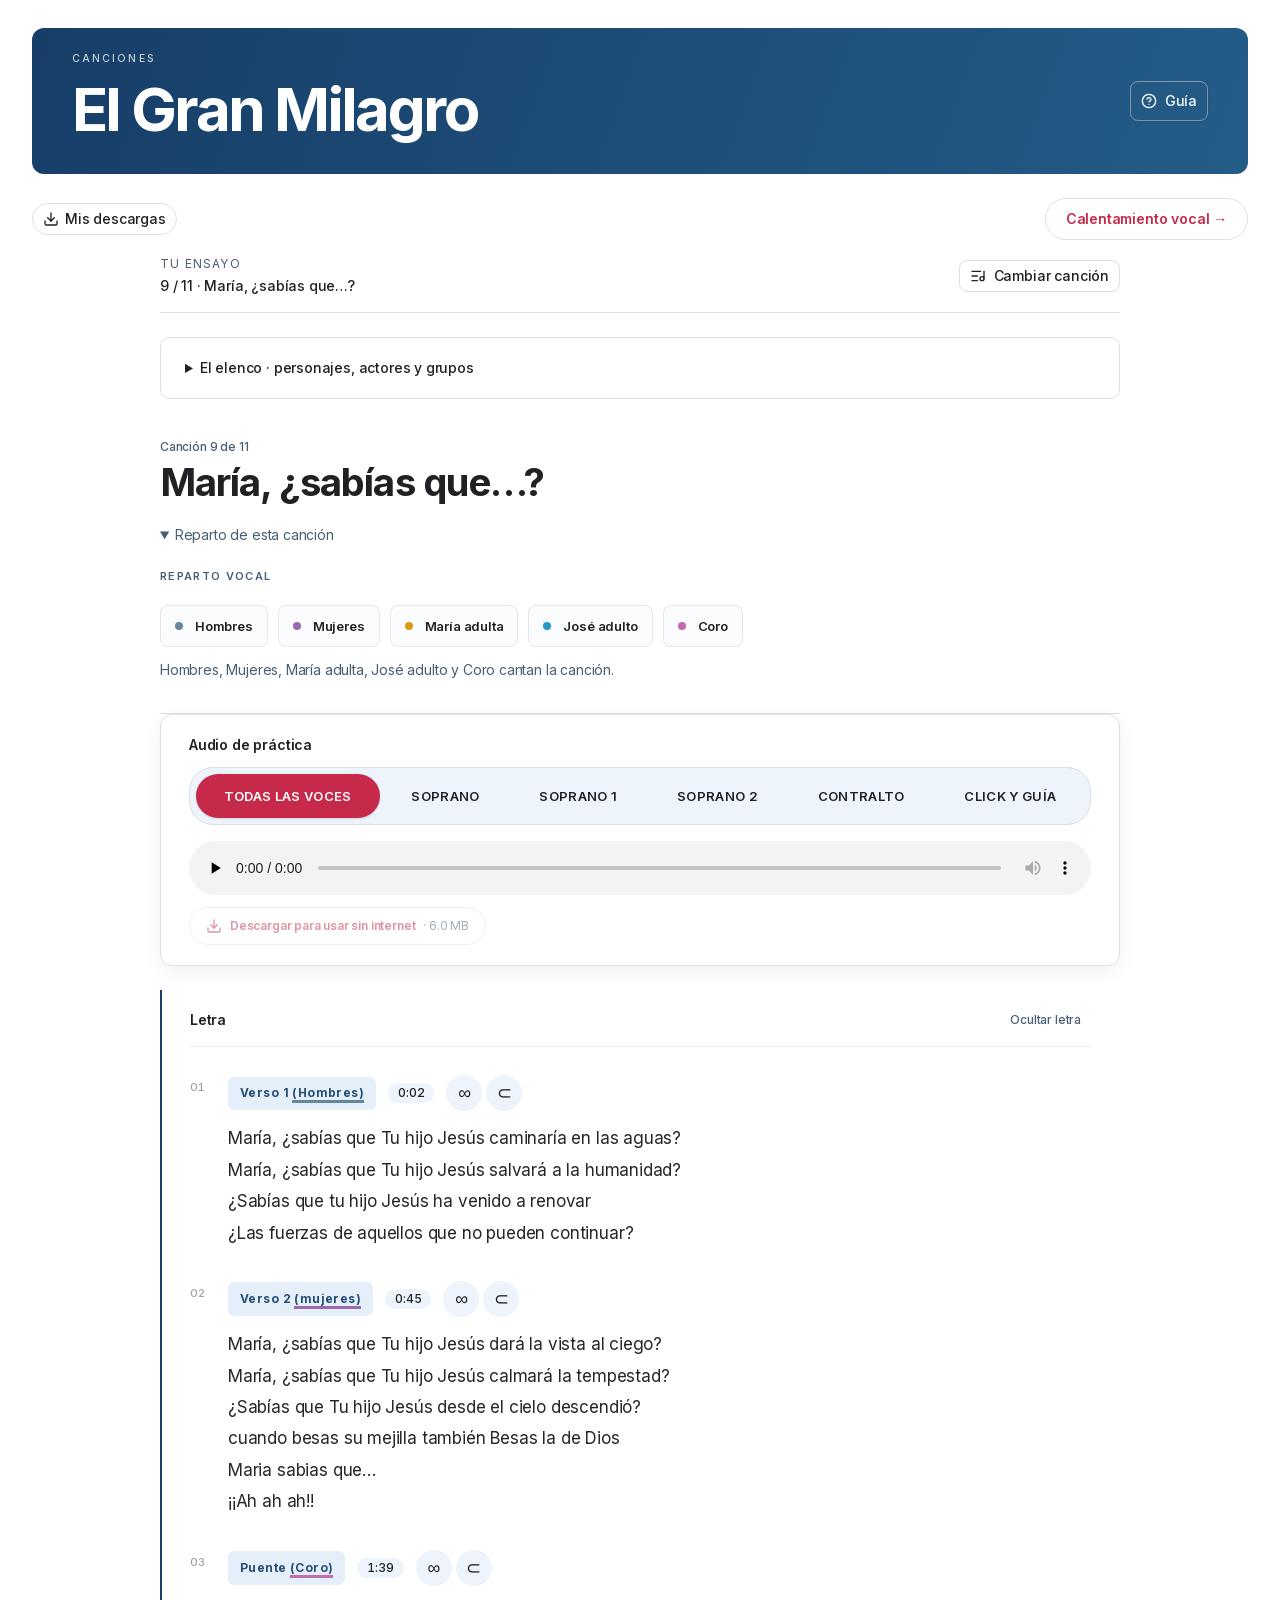
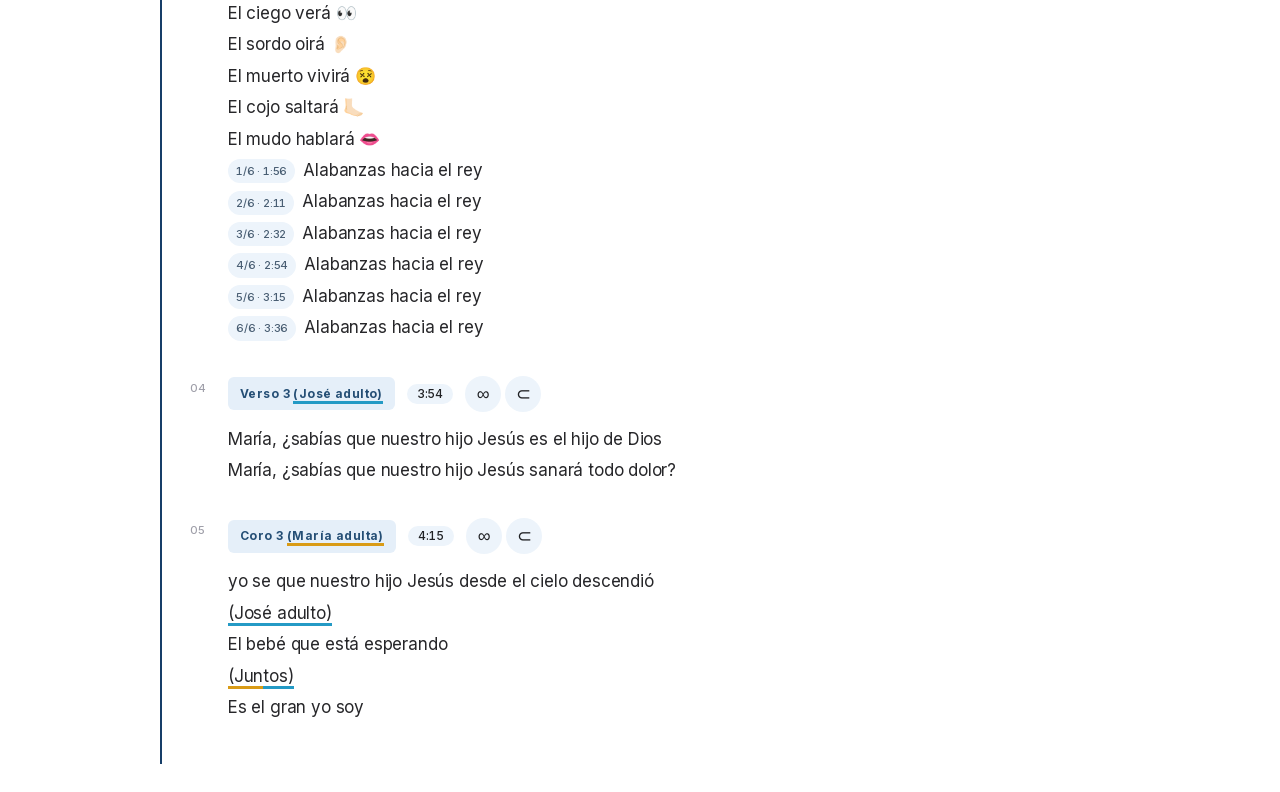
<file: canciones/maria-sabias-que.html>
<!DOCTYPE html><html lang="es"><head><meta charSet="utf-8"/><meta name="viewport" content="width=device-width, initial-scale=1, viewport-fit=cover, interactive-widget=resizes-content"/><link rel="stylesheet" href="/_next/static/css/index.BEedtvM-.css" data-rsc-css-href="/_next/static/css/index.BEedtvM-.css" data-precedence="vite-rsc/importer-resources"/><link rel="modulepreload" fetchPriority="low" href="/_next/static/chunks/index-CF-JqkEj.js"/><script src="/_next/static/chunks/rolldown-runtime-C60lm6uB.js" type="module" async=""></script><script src="/_next/static/chunks/framework-D_rUT4EX.js" type="module" async=""></script><link rel="modulepreload" href="/_next/static/chunks/layout-segment-context-BNFSuTp6.js" crossorigin=""/><link rel="modulepreload" href="/_next/static/chunks/offline-library-BIr3ytCa.js" crossorigin=""/><link rel="modulepreload" href="/_next/static/chunks/cloudflare-analytics-2VRtlP9g.js" crossorigin=""/><link rel="modulepreload" href="/_next/static/chunks/songbook-YNHt-U06.js" crossorigin=""/><title>María, ¿sabías que…? · El Gran Milagro</title><meta name="description" content="Aprende y practica las canciones de El Gran Milagro."/><meta name="application-name" content="Gran Milagro"/><link rel="icon" href="/icons/app-192.png"/><link rel="apple-touch-icon" href="/icons/app-180.png"/><link rel="manifest" href="/manifest.json"/><meta name="mobile-web-app-capable" content="yes"/><meta name="apple-mobile-web-app-title" content="Gran Milagro"/><meta name="apple-mobile-web-app-status-bar-style" content="default"/><meta name="theme-color" content="#163e68"/><script>Object.assign(((self[Symbol.for("vinext.navigationRuntime")]??={bootstrap:{routeManifest:null},functions:{}}).bootstrap.rsc??={rsc:[]}),{params:{"slug":"maria-sabias-que"},nav:{"pathname":"/canciones/maria-sabias-que","searchParams":[]}})</script><link rel="modulepreload" href="/_next/static/chunks/index-CF-JqkEj.js" />
<link rel="preload" href="/_next/static/_vinext_fonts/inter-0c6ec1a12c79/inter-1ab1ad55.woff2" as="font" type="font/woff2" crossorigin />
<link rel="preload" href="/_next/static/_vinext_fonts/geist-mono-00e989178794/geist-mono-013b2f2f.woff2" as="font" type="font/woff2" crossorigin />
<style data-vinext-fonts>/* cyrillic-ext */
@font-face {
  font-family: 'Inter';
  font-style: normal;
  font-weight: 400;
  font-display: swap;
  src: url(/_next/static/_vinext_fonts/inter-0c6ec1a12c79/inter-7249155f.woff2) format('woff2');
  unicode-range: U+0460-052F, U+1C80-1C8A, U+20B4, U+2DE0-2DFF, U+A640-A69F, U+FE2E-FE2F;
}
/* cyrillic */
@font-face {
  font-family: 'Inter';
  font-style: normal;
  font-weight: 400;
  font-display: swap;
  src: url(/_next/static/_vinext_fonts/inter-0c6ec1a12c79/inter-e34c5f1b.woff2) format('woff2');
  unicode-range: U+0301, U+0400-045F, U+0490-0491, U+04B0-04B1, U+2116;
}
/* greek-ext */
@font-face {
  font-family: 'Inter';
  font-style: normal;
  font-weight: 400;
  font-display: swap;
  src: url(/_next/static/_vinext_fonts/inter-0c6ec1a12c79/inter-6e1a6b2b.woff2) format('woff2');
  unicode-range: U+1F00-1FFF;
}
/* greek */
@font-face {
  font-family: 'Inter';
  font-style: normal;
  font-weight: 400;
  font-display: swap;
  src: url(/_next/static/_vinext_fonts/inter-0c6ec1a12c79/inter-656bbed6.woff2) format('woff2');
  unicode-range: U+0370-0377, U+037A-037F, U+0384-038A, U+038C, U+038E-03A1, U+03A3-03FF;
}
/* vietnamese */
@font-face {
  font-family: 'Inter';
  font-style: normal;
  font-weight: 400;
  font-display: swap;
  src: url(/_next/static/_vinext_fonts/inter-0c6ec1a12c79/inter-fc83e075.woff2) format('woff2');
  unicode-range: U+0102-0103, U+0110-0111, U+0128-0129, U+0168-0169, U+01A0-01A1, U+01AF-01B0, U+0300-0301, U+0303-0304, U+0308-0309, U+0323, U+0329, U+1EA0-1EF9, U+20AB;
}
/* latin-ext */
@font-face {
  font-family: 'Inter';
  font-style: normal;
  font-weight: 400;
  font-display: swap;
  src: url(/_next/static/_vinext_fonts/inter-0c6ec1a12c79/inter-749a3084.woff2) format('woff2');
  unicode-range: U+0100-02BA, U+02BD-02C5, U+02C7-02CC, U+02CE-02D7, U+02DD-02FF, U+0304, U+0308, U+0329, U+1D00-1DBF, U+1E00-1E9F, U+1EF2-1EFF, U+2020, U+20A0-20AB, U+20AD-20C0, U+2113, U+2C60-2C7F, U+A720-A7FF;
}
/* latin */
@font-face {
  font-family: 'Inter';
  font-style: normal;
  font-weight: 400;
  font-display: swap;
  src: url(/_next/static/_vinext_fonts/inter-0c6ec1a12c79/inter-1ab1ad55.woff2) format('woff2');
  unicode-range: U+0000-00FF, U+0131, U+0152-0153, U+02BB-02BC, U+02C6, U+02DA, U+02DC, U+0304, U+0308, U+0329, U+2000-206F, U+20AC, U+2122, U+2191, U+2193, U+2212, U+2215, U+FEFF, U+FFFD;
}
/* cyrillic-ext */
@font-face {
  font-family: 'Inter';
  font-style: normal;
  font-weight: 500;
  font-display: swap;
  src: url(/_next/static/_vinext_fonts/inter-0c6ec1a12c79/inter-7249155f.woff2) format('woff2');
  unicode-range: U+0460-052F, U+1C80-1C8A, U+20B4, U+2DE0-2DFF, U+A640-A69F, U+FE2E-FE2F;
}
/* cyrillic */
@font-face {
  font-family: 'Inter';
  font-style: normal;
  font-weight: 500;
  font-display: swap;
  src: url(/_next/static/_vinext_fonts/inter-0c6ec1a12c79/inter-e34c5f1b.woff2) format('woff2');
  unicode-range: U+0301, U+0400-045F, U+0490-0491, U+04B0-04B1, U+2116;
}
/* greek-ext */
@font-face {
  font-family: 'Inter';
  font-style: normal;
  font-weight: 500;
  font-display: swap;
  src: url(/_next/static/_vinext_fonts/inter-0c6ec1a12c79/inter-6e1a6b2b.woff2) format('woff2');
  unicode-range: U+1F00-1FFF;
}
/* greek */
@font-face {
  font-family: 'Inter';
  font-style: normal;
  font-weight: 500;
  font-display: swap;
  src: url(/_next/static/_vinext_fonts/inter-0c6ec1a12c79/inter-656bbed6.woff2) format('woff2');
  unicode-range: U+0370-0377, U+037A-037F, U+0384-038A, U+038C, U+038E-03A1, U+03A3-03FF;
}
/* vietnamese */
@font-face {
  font-family: 'Inter';
  font-style: normal;
  font-weight: 500;
  font-display: swap;
  src: url(/_next/static/_vinext_fonts/inter-0c6ec1a12c79/inter-fc83e075.woff2) format('woff2');
  unicode-range: U+0102-0103, U+0110-0111, U+0128-0129, U+0168-0169, U+01A0-01A1, U+01AF-01B0, U+0300-0301, U+0303-0304, U+0308-0309, U+0323, U+0329, U+1EA0-1EF9, U+20AB;
}
/* latin-ext */
@font-face {
  font-family: 'Inter';
  font-style: normal;
  font-weight: 500;
  font-display: swap;
  src: url(/_next/static/_vinext_fonts/inter-0c6ec1a12c79/inter-749a3084.woff2) format('woff2');
  unicode-range: U+0100-02BA, U+02BD-02C5, U+02C7-02CC, U+02CE-02D7, U+02DD-02FF, U+0304, U+0308, U+0329, U+1D00-1DBF, U+1E00-1E9F, U+1EF2-1EFF, U+2020, U+20A0-20AB, U+20AD-20C0, U+2113, U+2C60-2C7F, U+A720-A7FF;
}
/* latin */
@font-face {
  font-family: 'Inter';
  font-style: normal;
  font-weight: 500;
  font-display: swap;
  src: url(/_next/static/_vinext_fonts/inter-0c6ec1a12c79/inter-1ab1ad55.woff2) format('woff2');
  unicode-range: U+0000-00FF, U+0131, U+0152-0153, U+02BB-02BC, U+02C6, U+02DA, U+02DC, U+0304, U+0308, U+0329, U+2000-206F, U+20AC, U+2122, U+2191, U+2193, U+2212, U+2215, U+FEFF, U+FFFD;
}
/* cyrillic-ext */
@font-face {
  font-family: 'Inter';
  font-style: normal;
  font-weight: 600;
  font-display: swap;
  src: url(/_next/static/_vinext_fonts/inter-0c6ec1a12c79/inter-7249155f.woff2) format('woff2');
  unicode-range: U+0460-052F, U+1C80-1C8A, U+20B4, U+2DE0-2DFF, U+A640-A69F, U+FE2E-FE2F;
}
/* cyrillic */
@font-face {
  font-family: 'Inter';
  font-style: normal;
  font-weight: 600;
  font-display: swap;
  src: url(/_next/static/_vinext_fonts/inter-0c6ec1a12c79/inter-e34c5f1b.woff2) format('woff2');
  unicode-range: U+0301, U+0400-045F, U+0490-0491, U+04B0-04B1, U+2116;
}
/* greek-ext */
@font-face {
  font-family: 'Inter';
  font-style: normal;
  font-weight: 600;
  font-display: swap;
  src: url(/_next/static/_vinext_fonts/inter-0c6ec1a12c79/inter-6e1a6b2b.woff2) format('woff2');
  unicode-range: U+1F00-1FFF;
}
/* greek */
@font-face {
  font-family: 'Inter';
  font-style: normal;
  font-weight: 600;
  font-display: swap;
  src: url(/_next/static/_vinext_fonts/inter-0c6ec1a12c79/inter-656bbed6.woff2) format('woff2');
  unicode-range: U+0370-0377, U+037A-037F, U+0384-038A, U+038C, U+038E-03A1, U+03A3-03FF;
}
/* vietnamese */
@font-face {
  font-family: 'Inter';
  font-style: normal;
  font-weight: 600;
  font-display: swap;
  src: url(/_next/static/_vinext_fonts/inter-0c6ec1a12c79/inter-fc83e075.woff2) format('woff2');
  unicode-range: U+0102-0103, U+0110-0111, U+0128-0129, U+0168-0169, U+01A0-01A1, U+01AF-01B0, U+0300-0301, U+0303-0304, U+0308-0309, U+0323, U+0329, U+1EA0-1EF9, U+20AB;
}
/* latin-ext */
@font-face {
  font-family: 'Inter';
  font-style: normal;
  font-weight: 600;
  font-display: swap;
  src: url(/_next/static/_vinext_fonts/inter-0c6ec1a12c79/inter-749a3084.woff2) format('woff2');
  unicode-range: U+0100-02BA, U+02BD-02C5, U+02C7-02CC, U+02CE-02D7, U+02DD-02FF, U+0304, U+0308, U+0329, U+1D00-1DBF, U+1E00-1E9F, U+1EF2-1EFF, U+2020, U+20A0-20AB, U+20AD-20C0, U+2113, U+2C60-2C7F, U+A720-A7FF;
}
/* latin */
@font-face {
  font-family: 'Inter';
  font-style: normal;
  font-weight: 600;
  font-display: swap;
  src: url(/_next/static/_vinext_fonts/inter-0c6ec1a12c79/inter-1ab1ad55.woff2) format('woff2');
  unicode-range: U+0000-00FF, U+0131, U+0152-0153, U+02BB-02BC, U+02C6, U+02DA, U+02DC, U+0304, U+0308, U+0329, U+2000-206F, U+20AC, U+2122, U+2191, U+2193, U+2212, U+2215, U+FEFF, U+FFFD;
}
/* cyrillic-ext */
@font-face {
  font-family: 'Inter';
  font-style: normal;
  font-weight: 700;
  font-display: swap;
  src: url(/_next/static/_vinext_fonts/inter-0c6ec1a12c79/inter-7249155f.woff2) format('woff2');
  unicode-range: U+0460-052F, U+1C80-1C8A, U+20B4, U+2DE0-2DFF, U+A640-A69F, U+FE2E-FE2F;
}
/* cyrillic */
@font-face {
  font-family: 'Inter';
  font-style: normal;
  font-weight: 700;
  font-display: swap;
  src: url(/_next/static/_vinext_fonts/inter-0c6ec1a12c79/inter-e34c5f1b.woff2) format('woff2');
  unicode-range: U+0301, U+0400-045F, U+0490-0491, U+04B0-04B1, U+2116;
}
/* greek-ext */
@font-face {
  font-family: 'Inter';
  font-style: normal;
  font-weight: 700;
  font-display: swap;
  src: url(/_next/static/_vinext_fonts/inter-0c6ec1a12c79/inter-6e1a6b2b.woff2) format('woff2');
  unicode-range: U+1F00-1FFF;
}
/* greek */
@font-face {
  font-family: 'Inter';
  font-style: normal;
  font-weight: 700;
  font-display: swap;
  src: url(/_next/static/_vinext_fonts/inter-0c6ec1a12c79/inter-656bbed6.woff2) format('woff2');
  unicode-range: U+0370-0377, U+037A-037F, U+0384-038A, U+038C, U+038E-03A1, U+03A3-03FF;
}
/* vietnamese */
@font-face {
  font-family: 'Inter';
  font-style: normal;
  font-weight: 700;
  font-display: swap;
  src: url(/_next/static/_vinext_fonts/inter-0c6ec1a12c79/inter-fc83e075.woff2) format('woff2');
  unicode-range: U+0102-0103, U+0110-0111, U+0128-0129, U+0168-0169, U+01A0-01A1, U+01AF-01B0, U+0300-0301, U+0303-0304, U+0308-0309, U+0323, U+0329, U+1EA0-1EF9, U+20AB;
}
/* latin-ext */
@font-face {
  font-family: 'Inter';
  font-style: normal;
  font-weight: 700;
  font-display: swap;
  src: url(/_next/static/_vinext_fonts/inter-0c6ec1a12c79/inter-749a3084.woff2) format('woff2');
  unicode-range: U+0100-02BA, U+02BD-02C5, U+02C7-02CC, U+02CE-02D7, U+02DD-02FF, U+0304, U+0308, U+0329, U+1D00-1DBF, U+1E00-1E9F, U+1EF2-1EFF, U+2020, U+20A0-20AB, U+20AD-20C0, U+2113, U+2C60-2C7F, U+A720-A7FF;
}
/* latin */
@font-face {
  font-family: 'Inter';
  font-style: normal;
  font-weight: 700;
  font-display: swap;
  src: url(/_next/static/_vinext_fonts/inter-0c6ec1a12c79/inter-1ab1ad55.woff2) format('woff2');
  unicode-range: U+0000-00FF, U+0131, U+0152-0153, U+02BB-02BC, U+02C6, U+02DA, U+02DC, U+0304, U+0308, U+0329, U+2000-206F, U+20AC, U+2122, U+2191, U+2193, U+2212, U+2215, U+FEFF, U+FFFD;
}

@font-face {
  font-family: 'Inter Fallback';
  src: local("Arial");
  ascent-override: 90.44%;
  descent-override: 22.52%;
  line-gap-override: 0.00%;
  size-adjust: 107.12%;
}

.__font_inter_1o594yd { font-family: 'Inter', 'Inter Fallback'; font-style: normal; }

.__variable_inter_1o594yd { --font-inter: 'Inter', 'Inter Fallback'; }

/* cyrillic-ext */
@font-face {
  font-family: 'Geist Mono';
  font-style: normal;
  font-weight: 100 900;
  font-display: swap;
  src: url(/_next/static/_vinext_fonts/geist-mono-00e989178794/geist-mono-f6b33328.woff2) format('woff2');
  unicode-range: U+0460-052F, U+1C80-1C8A, U+20B4, U+2DE0-2DFF, U+A640-A69F, U+FE2E-FE2F;
}
/* cyrillic */
@font-face {
  font-family: 'Geist Mono';
  font-style: normal;
  font-weight: 100 900;
  font-display: swap;
  src: url(/_next/static/_vinext_fonts/geist-mono-00e989178794/geist-mono-44e03052.woff2) format('woff2');
  unicode-range: U+0301, U+0400-045F, U+0490-0491, U+04B0-04B1, U+2116;
}
/* symbols2 */
@font-face {
  font-family: 'Geist Mono';
  font-style: normal;
  font-weight: 100 900;
  font-display: swap;
  src: url(/_next/static/_vinext_fonts/geist-mono-00e989178794/geist-mono-0638449e.woff2) format('woff2');
  unicode-range: U+2000-2001, U+2004-2008, U+200A, U+23B8-23BD, U+2500-259F;
}
/* vietnamese */
@font-face {
  font-family: 'Geist Mono';
  font-style: normal;
  font-weight: 100 900;
  font-display: swap;
  src: url(/_next/static/_vinext_fonts/geist-mono-00e989178794/geist-mono-971fb274.woff2) format('woff2');
  unicode-range: U+0102-0103, U+0110-0111, U+0128-0129, U+0168-0169, U+01A0-01A1, U+01AF-01B0, U+0300-0301, U+0303-0304, U+0308-0309, U+0323, U+0329, U+1EA0-1EF9, U+20AB;
}
/* latin-ext */
@font-face {
  font-family: 'Geist Mono';
  font-style: normal;
  font-weight: 100 900;
  font-display: swap;
  src: url(/_next/static/_vinext_fonts/geist-mono-00e989178794/geist-mono-44745446.woff2) format('woff2');
  unicode-range: U+0100-02BA, U+02BD-02C5, U+02C7-02CC, U+02CE-02D7, U+02DD-02FF, U+0304, U+0308, U+0329, U+1D00-1DBF, U+1E00-1E9F, U+1EF2-1EFF, U+2020, U+20A0-20AB, U+20AD-20C0, U+2113, U+2C60-2C7F, U+A720-A7FF;
}
/* latin */
@font-face {
  font-family: 'Geist Mono';
  font-style: normal;
  font-weight: 100 900;
  font-display: swap;
  src: url(/_next/static/_vinext_fonts/geist-mono-00e989178794/geist-mono-013b2f2f.woff2) format('woff2');
  unicode-range: U+0000-00FF, U+0131, U+0152-0153, U+02BB-02BC, U+02C6, U+02DA, U+02DC, U+0304, U+0308, U+0329, U+2000-206F, U+20AC, U+2122, U+2191, U+2193, U+2212, U+2215, U+FEFF, U+FFFD;
}

@font-face {
  font-family: 'Geist Mono Fallback';
  src: local("Arial");
  ascent-override: 74.67%;
  descent-override: 21.92%;
  line-gap-override: 0.00%;
  size-adjust: 134.59%;
}

.__font_geist_mono_1001rt9 { font-family: 'Geist Mono', 'Geist Mono Fallback'; font-style: normal; }

.__variable_geist_mono_1001rt9 { --font-geist-mono: 'Geist Mono', 'Geist Mono Fallback'; }
</style>
</head><body class="__variable_inter_1o594yd __variable_geist_mono_1001rt9"><main class="min-h-dvh bg-background px-4 py-5 text-foreground sm:px-6 lg:px-8 lg:py-7"><div class="mx-auto max-w-[1320px]"><header class="stage-header mb-5 flex items-center justify-between gap-4 lg:mb-6"><div><p class="mb-1 text-xs font-medium tracking-[0.02em] text-muted-foreground">Canciones</p><h1 class="text-2xl font-bold tracking-[-0.03em] sm:text-[28px]">El Gran Milagro</h1></div><button type="button" tabindex="0" data-slot="dialog-trigger" data-base-ui-click-trigger="" id="base-ui-_R_7oli_" aria-haspopup="dialog" aria-expanded="false" class="group/button inline-flex shrink-0 items-center justify-center rounded-lg border bg-clip-padding text-sm font-medium whitespace-nowrap transition-all outline-none select-none focus-visible:border-ring focus-visible:ring-3 focus-visible:ring-ring/50 active:not-aria-[haspopup]:translate-y-px disabled:pointer-events-none disabled:opacity-50 aria-invalid:border-destructive aria-invalid:ring-3 aria-invalid:ring-destructive/20 dark:aria-invalid:border-destructive/50 dark:aria-invalid:ring-destructive/40 [&amp;_svg]:pointer-events-none [&amp;_svg]:shrink-0 [&amp;_svg:not([class*=&#x27;size-&#x27;])]:size-4 border-border hover:bg-muted hover:text-foreground aria-expanded:bg-muted aria-expanded:text-foreground dark:border-input dark:bg-input/30 dark:hover:bg-input/50 px-2.5 has-data-[icon=inline-end]:pr-2 has-data-[icon=inline-start]:pl-2 h-10 gap-2 bg-card shadow-xs"><svg xmlns="http://www.w3.org/2000/svg" width="24" height="24" viewBox="0 0 24 24" fill="none" stroke="currentColor" stroke-width="2" stroke-linecap="round" stroke-linejoin="round" class="lucide lucide-circle-question-mark" aria-hidden="true"><circle cx="12" cy="12" r="10"></circle><path d="M9.09 9a3 3 0 0 1 5.83 1c0 2-3 3-3 3"></path><path d="M12 17h.01"></path></svg><span class="hidden sm:inline">Guía</span></button></header><div class="mt-5 flex flex-wrap items-center justify-between gap-3"><div class="flex flex-wrap items-center gap-3"><button type="button" tabindex="0" data-slot="dialog-trigger" data-base-ui-click-trigger="" id="base-ui-_R_ul5i_" aria-haspopup="dialog" aria-expanded="false" class="group/button inline-flex shrink-0 items-center justify-center border bg-clip-padding text-sm font-medium whitespace-nowrap transition-all outline-none select-none focus-visible:border-ring focus-visible:ring-3 focus-visible:ring-ring/50 active:not-aria-[haspopup]:translate-y-px disabled:pointer-events-none disabled:opacity-50 aria-invalid:border-destructive aria-invalid:ring-3 aria-invalid:ring-destructive/20 dark:aria-invalid:border-destructive/50 dark:aria-invalid:ring-destructive/40 [&amp;_svg]:pointer-events-none [&amp;_svg]:shrink-0 [&amp;_svg:not([class*=&#x27;size-&#x27;])]:size-4 border-border bg-background hover:bg-muted hover:text-foreground aria-expanded:bg-muted aria-expanded:text-foreground dark:border-input dark:bg-input/30 dark:hover:bg-input/50 h-8 gap-1.5 px-2.5 has-data-[icon=inline-end]:pr-2 has-data-[icon=inline-start]:pl-2 rounded-full"><svg xmlns="http://www.w3.org/2000/svg" width="24" height="24" viewBox="0 0 24 24" fill="none" stroke="currentColor" stroke-width="2" stroke-linecap="round" stroke-linejoin="round" class="lucide lucide-download size-4" aria-hidden="true"><path d="M12 15V3"></path><path d="M21 15v4a2 2 0 0 1-2 2H5a2 2 0 0 1-2-2v-4"></path><path d="m7 10 5 5 5-5"></path></svg>Mis descargas</button></div><a href="/calentamiento" class="rounded-full border bg-card px-5 py-2.5 text-sm font-semibold text-primary transition-colors hover:bg-secondary">Calentamiento vocal →</a></div><nav class="song-navigation" aria-label="Navegación de canciones"><div class="min-w-0"><p class="text-xs uppercase tracking-widest text-muted-foreground">Tu ensayo</p><p class="mt-1 truncate text-sm font-medium">9<!-- --> / <!-- -->11<!-- --> · <!-- -->María, ¿sabías que…?</p></div><button type="button" tabindex="0" data-slot="dialog-trigger" data-base-ui-click-trigger="" id="base-ui-_R_7pli_" aria-haspopup="dialog" aria-expanded="false" class="group/button inline-flex items-center justify-center rounded-lg border bg-clip-padding text-sm font-medium whitespace-nowrap transition-all outline-none select-none focus-visible:border-ring focus-visible:ring-3 focus-visible:ring-ring/50 active:not-aria-[haspopup]:translate-y-px disabled:pointer-events-none disabled:opacity-50 aria-invalid:border-destructive aria-invalid:ring-3 aria-invalid:ring-destructive/20 dark:aria-invalid:border-destructive/50 dark:aria-invalid:ring-destructive/40 [&amp;_svg]:pointer-events-none [&amp;_svg]:shrink-0 [&amp;_svg:not([class*=&#x27;size-&#x27;])]:size-4 border-border bg-background hover:bg-muted hover:text-foreground aria-expanded:bg-muted aria-expanded:text-foreground dark:border-input dark:bg-input/30 dark:hover:bg-input/50 h-8 px-2.5 has-data-[icon=inline-end]:pr-2 has-data-[icon=inline-start]:pl-2 shrink-0 gap-2"><svg xmlns="http://www.w3.org/2000/svg" width="24" height="24" viewBox="0 0 24 24" fill="none" stroke="currentColor" stroke-width="2" stroke-linecap="round" stroke-linejoin="round" class="lucide lucide-list-music size-4" aria-hidden="true"><path d="M16 5H3"></path><path d="M11 12H3"></path><path d="M11 19H3"></path><path d="M21 16V5"></path><circle cx="18" cy="16" r="3"></circle></svg>Cambiar canción</button></nav><div class="mx-auto max-w-[960px]"><details class="mb-4 rounded-xl border bg-card px-5 py-5 text-sm sm:px-6"><summary class="cursor-pointer font-medium">El elenco · personajes, actores y grupos</summary><dl class="mt-5 grid gap-4 sm:grid-cols-2"><div class="flex gap-3"><span aria-hidden="true" class="mt-1.5 size-2 shrink-0 rounded-full" style="background-color:#D99B16"></span><div><dt class="font-semibold">María adulta</dt><dd class="text-muted-foreground"></dd></div></div><div class="flex gap-3"><span aria-hidden="true" class="mt-1.5 size-2 shrink-0 rounded-full" style="background-color:#249AC5"></span><div><dt class="font-semibold">José adulto</dt><dd class="text-muted-foreground"></dd></div></div><div class="flex gap-3"><span aria-hidden="true" class="mt-1.5 size-2 shrink-0 rounded-full" style="background-color:#8855B9"></span><div><dt class="font-semibold">Malabarista</dt><dd class="text-muted-foreground"></dd></div></div><div class="flex gap-3"><span aria-hidden="true" class="mt-1.5 size-2 shrink-0 rounded-full" style="background-color:#689E38"></span><div><dt class="font-semibold">Equilibrista</dt><dd class="text-muted-foreground"></dd></div></div><div class="flex gap-3"><span aria-hidden="true" class="mt-1.5 size-2 shrink-0 rounded-full" style="background-color:#E7824C"></span><div><dt class="font-semibold">María niña</dt><dd class="text-muted-foreground"></dd></div></div><div class="flex gap-3"><span aria-hidden="true" class="mt-1.5 size-2 shrink-0 rounded-full" style="background-color:#14A881"></span><div><dt class="font-semibold">José niño</dt><dd class="text-muted-foreground"></dd></div></div><div class="flex gap-3"><span aria-hidden="true" class="mt-1.5 size-2 shrink-0 rounded-full" style="background-color:#C84848"></span><div><dt class="font-semibold">Showman</dt><dd class="text-muted-foreground"></dd></div></div><div class="flex gap-3"><span aria-hidden="true" class="mt-1.5 size-2 shrink-0 rounded-full" style="background-color:#A83848"></span><div><dt class="font-semibold">Bufón</dt><dd class="text-muted-foreground"></dd></div></div><div class="flex gap-3"><span aria-hidden="true" class="mt-1.5 size-2 shrink-0 rounded-full" style="background-color:#39A4A5"></span><div><dt class="font-semibold">Amiga de María</dt><dd class="text-muted-foreground"></dd></div></div><div class="flex gap-3"><span aria-hidden="true" class="mt-1.5 size-2 shrink-0 rounded-full" style="background-color:#64889A"></span><div><dt class="font-semibold">Hombres</dt><dd class="text-muted-foreground"></dd></div></div><div class="flex gap-3"><span aria-hidden="true" class="mt-1.5 size-2 shrink-0 rounded-full" style="background-color:#986BB0"></span><div><dt class="font-semibold">Mujeres</dt><dd class="text-muted-foreground"></dd></div></div><div class="flex gap-3"><span aria-hidden="true" class="mt-1.5 size-2 shrink-0 rounded-full" style="background-color:#C16BB0"></span><div><dt class="font-semibold">Coro</dt><dd class="text-muted-foreground"></dd></div></div><div class="flex gap-3"><span aria-hidden="true" class="mt-1.5 size-2 shrink-0 rounded-full" style="background-color:#B9589F"></span><div><dt class="font-semibold">Coro 1</dt><dd class="text-muted-foreground"></dd></div></div><div class="flex gap-3"><span aria-hidden="true" class="mt-1.5 size-2 shrink-0 rounded-full" style="background-color:#9362B4"></span><div><dt class="font-semibold">Coro 2</dt><dd class="text-muted-foreground"></dd></div></div><div class="flex gap-3"><span aria-hidden="true" class="mt-1.5 size-2 shrink-0 rounded-full" style="background-color:#8B7295"></span><div><dt class="font-semibold">Todos</dt><dd class="text-muted-foreground"></dd></div></div></dl></details><section class="song-sheet overflow-hidden rounded-xl border bg-card shadow-xs"><div class="border-b px-5 py-5 sm:px-6"><div class="flex flex-wrap items-start justify-between gap-4"><div><p class="text-xs font-medium text-muted-foreground">Canción <!-- -->9<!-- --> de <!-- -->11</p><h2 class="mt-1 text-xl font-bold tracking-[-0.025em] sm:text-2xl">María, ¿sabías que…?</h2><details open="" class="mt-5 text-sm"><summary class="cursor-pointer text-muted-foreground">Reparto de esta canción</summary><div class="mt-6 space-y-5"><p class="text-[11px] font-semibold uppercase tracking-[0.12em] text-muted-foreground">Reparto vocal</p><div><ul class="flex flex-wrap gap-2.5" aria-label="Reparto vocal"><li class="flex items-center gap-3 rounded-lg border border-border/70 bg-muted/30 px-3.5 py-2.5"><span aria-hidden="true" class="size-2 shrink-0 rounded-full" style="background-color:#64889A"></span><span class="min-w-0"><span class="block text-[13px] font-semibold leading-5 text-foreground">Hombres</span></span></li><li class="flex items-center gap-3 rounded-lg border border-border/70 bg-muted/30 px-3.5 py-2.5"><span aria-hidden="true" class="size-2 shrink-0 rounded-full" style="background-color:#986BB0"></span><span class="min-w-0"><span class="block text-[13px] font-semibold leading-5 text-foreground">Mujeres</span></span></li><li class="flex items-center gap-3 rounded-lg border border-border/70 bg-muted/30 px-3.5 py-2.5"><span aria-hidden="true" class="size-2 shrink-0 rounded-full" style="background-color:#D99B16"></span><span class="min-w-0"><span class="block text-[13px] font-semibold leading-5 text-foreground">María adulta</span></span></li><li class="flex items-center gap-3 rounded-lg border border-border/70 bg-muted/30 px-3.5 py-2.5"><span aria-hidden="true" class="size-2 shrink-0 rounded-full" style="background-color:#249AC5"></span><span class="min-w-0"><span class="block text-[13px] font-semibold leading-5 text-foreground">José adulto</span></span></li><li class="flex items-center gap-3 rounded-lg border border-border/70 bg-muted/30 px-3.5 py-2.5"><span aria-hidden="true" class="size-2 shrink-0 rounded-full" style="background-color:#C16BB0"></span><span class="min-w-0"><span class="block text-[13px] font-semibold leading-5 text-foreground">Coro</span></span></li></ul><p class="mt-3 text-sm leading-relaxed text-muted-foreground">Hombres, Mujeres, María adulta, José adulto y Coro cantan la canción.</p></div></div></details></div></div></div><section class="border-b bg-muted/20 px-5 py-5 sm:px-7" aria-label="Audios de la canción"><div class="mb-4 space-y-3"><h3 class="text-sm font-semibold">Audio de práctica</h3><fieldset aria-label="Seleccionar voz" class="voice-selector flex min-w-0 flex-wrap gap-1 rounded-3xl border border-border bg-muted p-1.5"><button type="button" aria-pressed="true" class="min-h-11 flex-auto rounded-full px-4 py-2.5 text-xs font-semibold uppercase tracking-wide transition-colors focus-visible:outline-none focus-visible:ring-2 focus-visible:ring-primary focus-visible:ring-offset-2 sm:text-[13px] bg-primary text-white shadow-sm">Todas las voces</button><button type="button" aria-pressed="false" class="min-h-11 flex-auto rounded-full px-4 py-2.5 text-xs font-semibold uppercase tracking-wide transition-colors focus-visible:outline-none focus-visible:ring-2 focus-visible:ring-primary focus-visible:ring-offset-2 sm:text-[13px] text-foreground hover:bg-secondary">Soprano</button><button type="button" aria-pressed="false" class="min-h-11 flex-auto rounded-full px-4 py-2.5 text-xs font-semibold uppercase tracking-wide transition-colors focus-visible:outline-none focus-visible:ring-2 focus-visible:ring-primary focus-visible:ring-offset-2 sm:text-[13px] text-foreground hover:bg-secondary">Soprano 1</button><button type="button" aria-pressed="false" class="min-h-11 flex-auto rounded-full px-4 py-2.5 text-xs font-semibold uppercase tracking-wide transition-colors focus-visible:outline-none focus-visible:ring-2 focus-visible:ring-primary focus-visible:ring-offset-2 sm:text-[13px] text-foreground hover:bg-secondary">Soprano 2</button><button type="button" aria-pressed="false" class="min-h-11 flex-auto rounded-full px-4 py-2.5 text-xs font-semibold uppercase tracking-wide transition-colors focus-visible:outline-none focus-visible:ring-2 focus-visible:ring-primary focus-visible:ring-offset-2 sm:text-[13px] text-foreground hover:bg-secondary">Contralto</button><button type="button" aria-pressed="false" class="min-h-11 flex-auto rounded-full px-4 py-2.5 text-xs font-semibold uppercase tracking-wide transition-colors focus-visible:outline-none focus-visible:ring-2 focus-visible:ring-primary focus-visible:ring-offset-2 sm:text-[13px] text-foreground hover:bg-secondary">Click y Guía</button></fieldset></div><audio controls="" preload="none" src="/audio/song-09/todas-las-voces.mp3" class="w-full" aria-label="Audio: Todas las voces" aria-describedby="lyrics-heading"></audio><div class="mt-3 space-y-2 text-xs"><button type="button" disabled="" class="inline-flex items-center gap-2 rounded-full border bg-card px-4 py-2.5 font-semibold text-primary disabled:opacity-50"><svg xmlns="http://www.w3.org/2000/svg" width="24" height="24" viewBox="0 0 24 24" fill="none" stroke="currentColor" stroke-width="2" stroke-linecap="round" stroke-linejoin="round" class="lucide lucide-download size-4" aria-hidden="true"><path d="M12 15V3"></path><path d="M21 15v4a2 2 0 0 1-2 2H5a2 2 0 0 1-2-2v-4"></path><path d="m7 10 5 5 5-5"></path></svg>Descargar para usar sin internet <span class="font-normal text-muted-foreground">· <!-- -->6.0 MB</span></button></div></section><section class="px-5 pb-8 pt-4 sm:px-7 sm:pb-10" aria-labelledby="lyrics-heading"><div class="mb-7 flex items-center justify-between gap-3 border-b border-border/60 pb-3"><h3 id="lyrics-heading" class="text-sm font-semibold">Letra</h3><button type="button" tabindex="0" data-slot="button" class="group/button inline-flex shrink-0 items-center justify-center border border-transparent bg-clip-padding font-medium whitespace-nowrap transition-all outline-none select-none focus-visible:border-ring focus-visible:ring-3 focus-visible:ring-ring/50 active:not-aria-[haspopup]:translate-y-px disabled:pointer-events-none disabled:opacity-50 aria-invalid:border-destructive aria-invalid:ring-3 aria-invalid:ring-destructive/20 dark:aria-invalid:border-destructive/50 dark:aria-invalid:ring-destructive/40 [&amp;_svg]:pointer-events-none [&amp;_svg]:shrink-0 hover:bg-muted hover:text-foreground aria-expanded:bg-muted aria-expanded:text-foreground dark:hover:bg-muted/50 h-7 gap-1 rounded-[min(var(--radius-md),12px)] px-2.5 in-data-[slot=button-group]:rounded-lg has-data-[icon=inline-end]:pr-1.5 has-data-[icon=inline-start]:pl-1.5 [&amp;_svg:not([class*=&#x27;size-&#x27;])]:size-3.5 text-xs text-muted-foreground">Ocultar letra</button></div><div><div data-timing-audio="" class="max-w-[65ch] text-left text-[16px] leading-[1.85] text-zinc-800 sm:text-[17px]"><section class="mb-8 last:mb-0"><div class="grid grid-cols-[22px_minmax(0,1fr)] gap-x-3 sm:gap-x-4"><span aria-hidden="true" class="pt-0.5 text-[11px] font-medium tabular-nums text-zinc-400">01</span><div><div class="mb-3 flex flex-wrap items-center gap-x-3 gap-y-1"><h5 class="text-xs font-semibold leading-6 tracking-wide text-muted-foreground"><span>Verso 1</span><span> </span><span style="border-bottom:3px solid #64889A">(Hombres)</span></h5></div><p class="break-words"><span>María, ¿sabías que Tu hijo Jesús caminaría en las aguas?</span></p><p class="break-words"><span>María, ¿sabías que Tu hijo Jesús salvará a la humanidad?</span></p><p class="break-words"><span>¿Sabías que tu hijo Jesús ha venido a renovar</span></p><p class="break-words"><span>¿Las fuerzas de aquellos que no pueden continuar?</span></p></div></div></section><section class="mb-8 last:mb-0"><div class="grid grid-cols-[22px_minmax(0,1fr)] gap-x-3 sm:gap-x-4"><span aria-hidden="true" class="pt-0.5 text-[11px] font-medium tabular-nums text-zinc-400">02</span><div><div class="mb-3 flex flex-wrap items-center gap-x-3 gap-y-1"><h5 class="text-xs font-semibold leading-6 tracking-wide text-muted-foreground"><span>Verso 2</span><span> </span><span style="border-bottom:3px solid #986BB0">(mujeres)</span></h5></div><p class="break-words"><span>María, ¿sabías que Tu hijo Jesús dará la vista al ciego?</span></p><p class="break-words"><span>María, ¿sabías que Tu hijo Jesús calmará la tempestad?</span></p><p class="break-words"><span>¿Sabías que Tu hijo Jesús desde el cielo descendió?</span></p><p class="break-words"><span>cuando besas su mejilla también Besas la de Dios</span></p><p class="break-words"><span>Maria sabias que…</span></p><p class="break-words"><span>¡¡Ah ah ah!!</span></p></div></div></section><section class="mb-8 last:mb-0"><div class="grid grid-cols-[22px_minmax(0,1fr)] gap-x-3 sm:gap-x-4"><span aria-hidden="true" class="pt-0.5 text-[11px] font-medium tabular-nums text-zinc-400">03</span><div><div class="mb-3 flex flex-wrap items-center gap-x-3 gap-y-1"><h5 class="text-xs font-semibold leading-6 tracking-wide text-muted-foreground"><span>Puente</span><span> </span><span style="border-bottom:3px solid #C16BB0">(Coro)</span></h5></div><p class="break-words"><span>El ciego verá </span><span style="background-color:#FFFFFF">👀</span></p><p class="break-words"><span>El sordo oirá </span><span style="background-color:#FFFFFF">👂🏻</span></p><p class="break-words"><span>El muerto vivirá </span><span style="background-color:#FFFFFF">😵</span></p><p class="break-words"><span>El cojo saltará </span><span style="background-color:#FFFFFF">🦶🏻</span></p><p class="break-words"><span>El mudo hablará </span><span style="background-color:#FFFFFF">👄</span></p><p class="break-words"><span>Alabanzas hacia el rey</span></p></div></div></section><section class="mb-8 last:mb-0"><div class="grid grid-cols-[22px_minmax(0,1fr)] gap-x-3 sm:gap-x-4"><span aria-hidden="true" class="pt-0.5 text-[11px] font-medium tabular-nums text-zinc-400">04</span><div><div class="mb-3 flex flex-wrap items-center gap-x-3 gap-y-1"><h5 class="text-xs font-semibold leading-6 tracking-wide text-muted-foreground"><span>Verso 3</span><span> </span><span style="border-bottom:3px solid #249AC5">(José adulto)</span></h5></div><p class="break-words"><span>María, ¿sabías que nuestro hijo Jesús es el hijo de Dios</span></p><p class="break-words"><span>María, ¿sabías que nuestro hijo Jesús sanará todo dolor?</span></p></div></div></section><section class="mb-8 last:mb-0"><div class="grid grid-cols-[22px_minmax(0,1fr)] gap-x-3 sm:gap-x-4"><span aria-hidden="true" class="pt-0.5 text-[11px] font-medium tabular-nums text-zinc-400">05</span><div><div class="mb-3 flex flex-wrap items-center gap-x-3 gap-y-1"><h5 class="text-xs font-semibold leading-6 tracking-wide text-muted-foreground"><span>Coro 3</span><span> </span><span style="border-bottom:3px solid #D99B16">(María adulta)</span></h5></div><p class="break-words"><span>yo se que nuestro hijo Jesús desde el cielo descendió</span></p><p class="break-words"><span style="border-bottom:3px solid #249AC5">(José adulto)</span></p><p class="break-words"><span>El bebé que está esperando</span></p><p class="break-words"><span style="border-bottom:3px solid #D99B16">(Jun</span><span style="border-bottom:3px solid #249AC5">tos)</span></p><p class="break-words"><span>Es el gran yo soy </span></p></div></div></section></div></div></section></section></div></div></main><script type="module" src="/_next/static/chunks/index-CF-JqkEj.js" id="_R_" async=""></script><script>((self[Symbol.for("vinext.navigationRuntime")]??={bootstrap:{routeManifest:null},functions:{}}).bootstrap.rsc??={rsc:[]}).rsc.push("0:{\"page:/canciones/maria-sabias-que\":\"$L1\",\"layout:/\":\"$L2\",\"route:/canciones/maria-sabias-que\":\"$L3\",\"__route\":\"route:/canciones/maria-sabias-que\",\"__interceptionContext\":null,\"__layoutIds\":[\"layout:/\"],\"__rootLayout\":\"/\",\"__bfcacheSegmentIdentities\":{\"layout:/\":\"[\\\"layout\\\",\\\"layout:/\\\",\\\"root-boundary:/\\\",\\\"\\\"]\",\"page:/canciones/maria-sabias-que\":\"[\\\"page\\\",\\\"page:/canciones/:slug\\\",\\\"root-boundary:/\\\",\\\"[\\\\\\\"canciones\\\\\\\",\\\\\\\"slug|maria-sabias-que|d\\\\\\\"]\\\"]\"},\"__srcPage\":[\"canciones\",\"[slug]\",\"page\"],\"__layoutFlags\":{\"layout:/\":\"s\"},\"__artifactCompatibility\":{\"schemaVersion\":1,\"graphVersion\":\"app-route-graph:719d7efc953ce9a0\",\"deploymentVersion\":\"0b2941ea-629c-4f3f-9fec-24be850fd952\",\"appElementsSchemaVersion\":1,\"rscPayloadSchemaVersion\":1,\"rootBoundaryId\":\"/\",\"renderEpoch\":null}}\n")</script><script>((self[Symbol.for("vinext.navigationRuntime")]??={bootstrap:{routeManifest:null},functions:{}}).bootstrap.rsc??={rsc:[]}).rsc.push("4:I[\"e89d6a3ac301\",[],\"OfflineProvider\",1]\n")</script><script>((self[Symbol.for("vinext.navigationRuntime")]??={bootstrap:{routeManifest:null},functions:{}}).bootstrap.rsc??={rsc:[]}).rsc.push("5:I[\"8c0f216c4604\",[],\"Children\",1]\n")</script><script>((self[Symbol.for("vinext.navigationRuntime")]??={bootstrap:{routeManifest:null},functions:{}}).bootstrap.rsc??={rsc:[]}).rsc.push("6:I[\"70b75667c4b0\",[],\"CloudflareAnalytics\",1]\n")</script><script>((self[Symbol.for("vinext.navigationRuntime")]??={bootstrap:{routeManifest:null},functions:{}}).bootstrap.rsc??={rsc:[]}).rsc.push("7:I[\"593f344dc510\",[],\"GlobalErrorBoundary\",1]\n")</script><script>((self[Symbol.for("vinext.navigationRuntime")]??={bootstrap:{routeManifest:null},functions:{}}).bootstrap.rsc??={rsc:[]}).rsc.push("8:I[\"0b874ad30386\",[],\"default\",1]\n")</script><script>((self[Symbol.for("vinext.navigationRuntime")]??={bootstrap:{routeManifest:null},functions:{}}).bootstrap.rsc??={rsc:[]}).rsc.push("9:I[\"593f344dc510\",[],\"ErrorBoundary\",1]\n")</script><script>((self[Symbol.for("vinext.navigationRuntime")]??={bootstrap:{routeManifest:null},functions:{}}).bootstrap.rsc??={rsc:[]}).rsc.push("a:I[\"15c18cfaeeff\",[],\"LayoutSegmentProvider\",1]\n")</script><script>((self[Symbol.for("vinext.navigationRuntime")]??={bootstrap:{routeManifest:null},functions:{}}).bootstrap.rsc??={rsc:[]}).rsc.push("b:I[\"8c0f216c4604\",[],\"Slot\",1]\n")</script><script>((self[Symbol.for("vinext.navigationRuntime")]??={bootstrap:{routeManifest:null},functions:{}}).bootstrap.rsc??={rsc:[]}).rsc.push("c:I[\"593f344dc510\",[],\"NotFoundBoundary\",1]\n")</script><script>((self[Symbol.for("vinext.navigationRuntime")]??={bootstrap:{routeManifest:null},functions:{}}).bootstrap.rsc??={rsc:[]}).rsc.push("d:I[\"9276801271d6\",[],\"AppRouterScrollTarget\",1]\n")</script><script>((self[Symbol.for("vinext.navigationRuntime")]??={bootstrap:{routeManifest:null},functions:{}}).bootstrap.rsc??={rsc:[]}).rsc.push("e:I[\"593f344dc510\",[],\"RedirectBoundary\",1]\n")</script><script>((self[Symbol.for("vinext.navigationRuntime")]??={bootstrap:{routeManifest:null},functions:{}}).bootstrap.rsc??={rsc:[]}).rsc.push(":HL[\"/_next/static/css/index.BEedtvM-.css\",\"style\"     ]\n")</script><script>((self[Symbol.for("vinext.navigationRuntime")]??={bootstrap:{routeManifest:null},functions:{}}).bootstrap.rsc??={rsc:[]}).rsc.push("2:[[[\"$\",\"link\",\"css:/_next/static/css/index.BEedtvM-.css\",{\"rel\":\"stylesheet\",\"precedence\":\"vite-rsc/importer-resources\",\"href\":\"/_next/static/css/index.BEedtvM-.css\",\"data-rsc-css-href\":\"/_next/static/css/index.BEedtvM-.css\"}],\"$undefined\"],[\"$\",\"html\",null,{\"lang\":\"es\",\"children\":[\"$\",\"body\",null,{\"className\":\"__variable_inter_1o594yd __variable_geist_mono_1001rt9\",\"children\":[[\"$\",\"$L4\",null,{\"children\":[\"$\",\"$L5\",null,{}]}],[\"$\",\"$L6\",null,{}]]}]}]]\n")</script><script>((self[Symbol.for("vinext.navigationRuntime")]??={bootstrap:{routeManifest:null},functions:{}}).bootstrap.rsc??={rsc:[]}).rsc.push("3:[[[\"$\",\"meta\",null,{\"charSet\":\"utf-8\"}],[[\"$\",\"title\",\"0\",{\"children\":\"María, ¿sabías que…? · El Gran Milagro\"}],[\"$\",\"meta\",\"1\",{\"name\":\"description\",\"content\":\"Aprende y practica las canciones de El Gran Milagro.\"}],[\"$\",\"meta\",\"2\",{\"name\":\"application-name\",\"content\":\"Gran Milagro\"}],[\"$\",\"link\",\"3\",{\"data-vinext-streamed-icon\":\"$undefined\",\"rel\":\"icon\",\"href\":\"/icons/app-192.png\",\"type\":\"$undefined\",\"sizes\":\"$undefined\",\"color\":\"$undefined\",\"media\":\"$undefined\",\"fetchPriority\":\"$undefined\"}],[\"$\",\"link\",\"4\",{\"data-vinext-streamed-icon\":\"$undefined\",\"rel\":\"apple-touch-icon\",\"href\":\"/icons/app-180.png\",\"type\":\"$undefined\",\"sizes\":\"$undefined\",\"color\":\"$undefined\",\"media\":\"$undefined\",\"fetchPriority\":\"$undefined\"}],[\"$\",\"link\",\"5\",{\"rel\":\"manifest\",\"href\":\"/manifest.json\"}],[\"$\",\"meta\",\"6\",{\"name\":\"mobile-web-app-capable\",\"content\":\"yes\"}],[\"$\",\"meta\",\"7\",{\"name\":\"apple-mobile-web-app-title\",\"content\":\"Gran Milagro\"}],[\"$\",\"meta\",\"8\",{\"name\":\"apple-mobile-web-app-status-bar-style\",\"content\":\"default\"}]],[[\"$\",\"meta\",\"0\",{\"name\":\"viewport\",\"content\":\"width=device-width, initial-scale=1, viewport-fit=cover, interactive-widget=resizes-content\"}],[\"$\",\"meta\",\"1\",{\"name\":\"theme-color\",\"content\":\"#163e68\"}]]],[\"$\",\"$L7\",null,{\"fallback\":\"$8\",\"children\":[\"$\",\"$L9\",null,{\"fallback\":\"$8\",\"children\":[\"$\",\"$La\",null,{\"providerId\":\"layout:/\",\"segmentMap\":{\"children\":[\"canciones\",\"maria-sabias-que\"]},\"children\":[\"$\",\"$Lb\",null,{\"id\":\"layout:/\",\"parallelSlots\":\"$undefined\",\"children\":[\"$\",\"$Lc\",null,{\"resetKey\":\"canciones\",\"fallback\":[[\"$\",\"title\",null,{\"children\":\"404: This page could not be found.\"}],[\"$\",\"div\",null,{\"style\":{\"fontFamily\":\"system-ui,\\\"Segoe UI\\\",Roboto,Helvetica,Arial,sans-serif,\\\"Apple Color Emoji\\\",\\\"Segoe UI Emoji\\\"\",\"height\":\"100vh\",\"textAlign\":\"center\",\"display\":\"flex\",\"flexDirection\":\"column\",\"alignItems\":\"center\",\"justifyContent\":\"center\"},\"children\":[\"$\",\"div\",null,{\"children\":[[\"$\",\"style\",null,{\"dangerouslySetInnerHTML\":{\"__html\":\"body{color:#000;background:#fff;margin:0}.next-error-h1{border-right:1px solid rgba(0,0,0,.3)}@media (prefers-color-scheme:dark){body{color:#fff;background:#000}.next-error-h1{border-right:1px solid rgba(255,255,255,.3)}}\"}}],[\"$\",\"h1\",null,{\"className\":\"next-error-h1\",\"style\":{\"display\":\"inline-block\",\"margin\":\"0 20px 0 0\",\"padding\":\"0 23px 0 0\",\"fontSize\":24,\"fontWeight\":500,\"verticalAlign\":\"top\",\"lineHeight\":\"49px\"},\"children\":404}],[\"$\",\"div\",null,{\"style\":{\"display\":\"inline-block\"},\"children\":[\"$\",\"h2\",null,{\"style\":{\"fontSize\":14,\"fontWeight\":400,\"lineHeight\":\"49px\",\"margin\":0},\"children\":\"This page could not be found.\"}]}]]}]}]],\"children\":[\"$\",\"$Ld\",null,{\"children\":[\"$\",\"$Le\",null,{\"children\":[[\"$\",\"$La\",null,{\"providerId\":\"page:/canciones/maria-sabias-que\",\"segmentMap\":{\"children\":[\"__PAGE__\"]},\"children\":[\"$\",\"$Lb\",null,{\"id\":\"page:/canciones/maria-sabias-que\"}]}],null]}]}]}]}]}]}]}],null,null]\n")</script><script>((self[Symbol.for("vinext.navigationRuntime")]??={bootstrap:{routeManifest:null},functions:{}}).bootstrap.rsc??={rsc:[]}).rsc.push("f:I[\"2ba2766584af\",[],\"default\",1]\n")</script><script>((self[Symbol.for("vinext.navigationRuntime")]??={bootstrap:{routeManifest:null},functions:{}}).bootstrap.rsc??={rsc:[]}).rsc.push("1:[\"$\",\"$Lf\",null,{\"initialSongId\":\"song-09\"}]\n")</script><script>Object.assign(((self[Symbol.for("vinext.navigationRuntime")]??={bootstrap:{routeManifest:null},functions:{}}).bootstrap.rsc??={rsc:[]}),{"initialCacheKind":"static"});((self[Symbol.for("vinext.navigationRuntime")]??={bootstrap:{routeManifest:null},functions:{}}).bootstrap.rsc??={rsc:[]}).done=true</script></body></html>
</file>
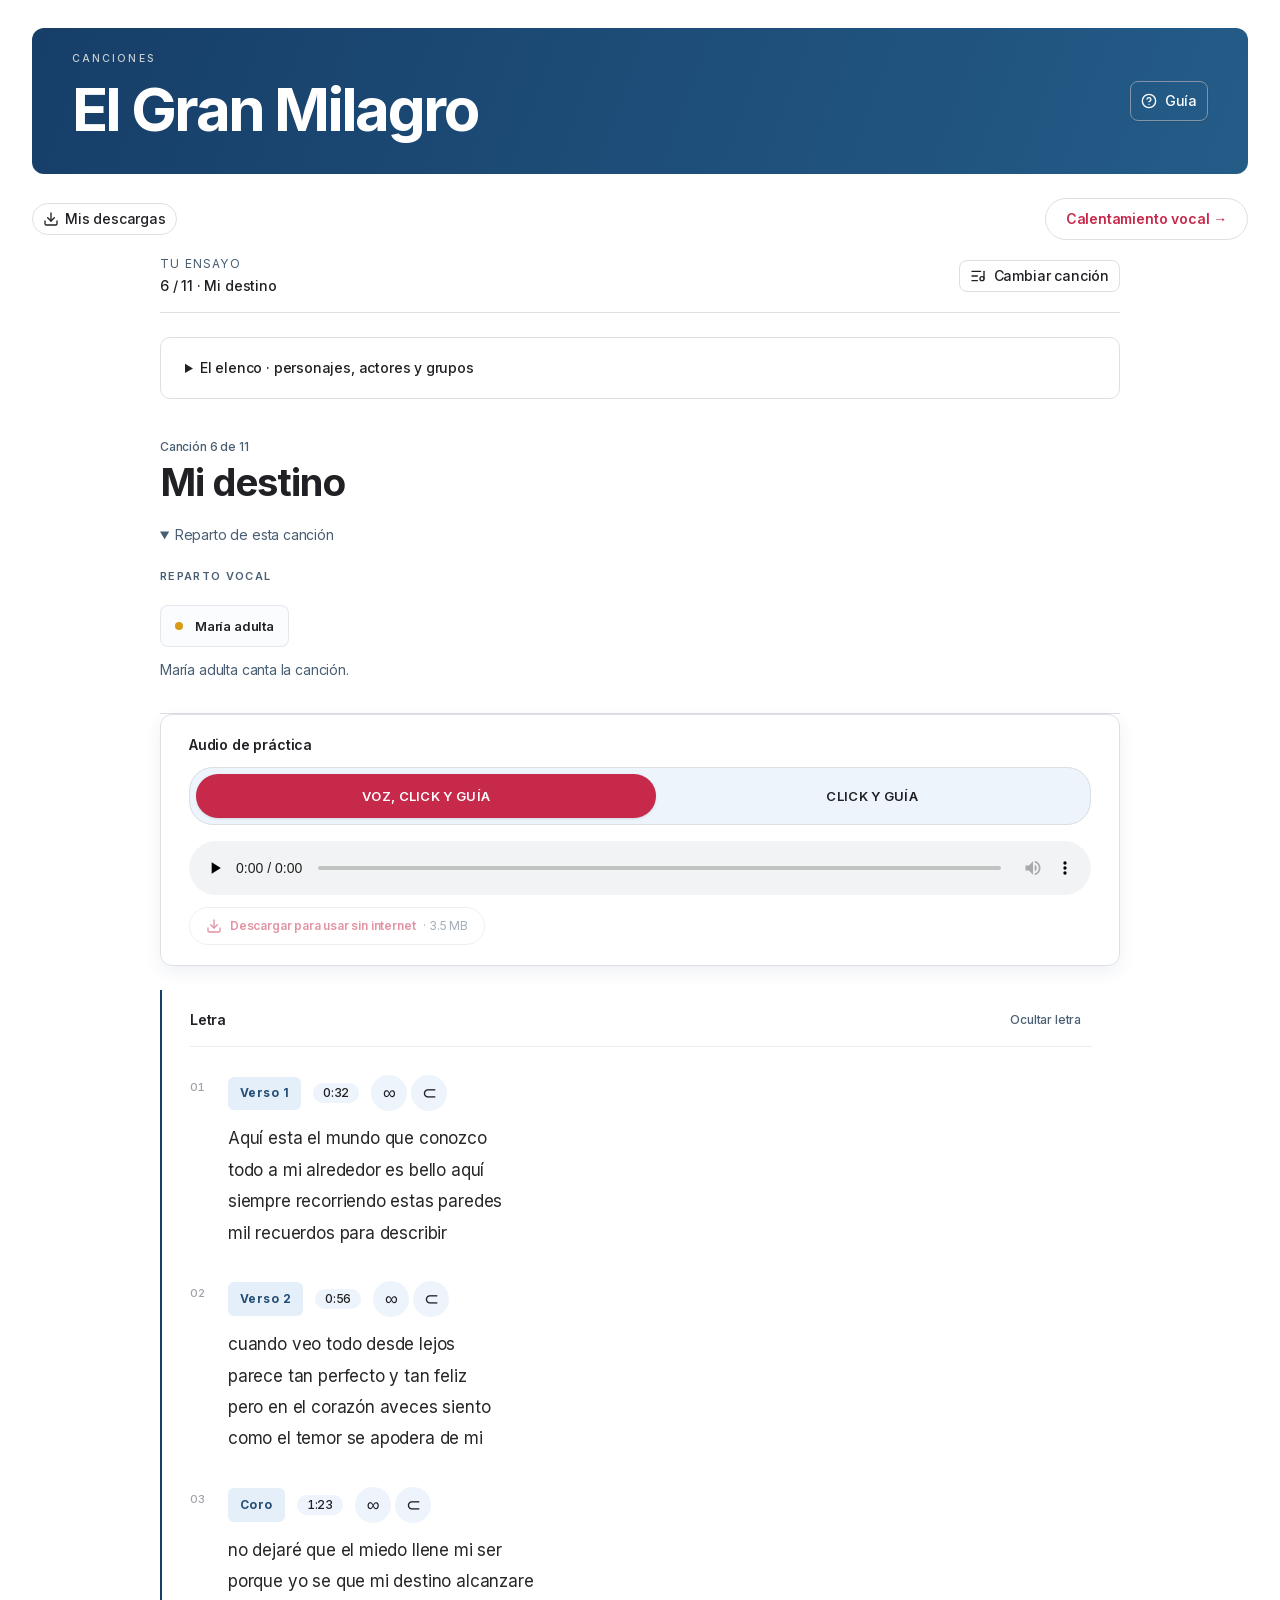
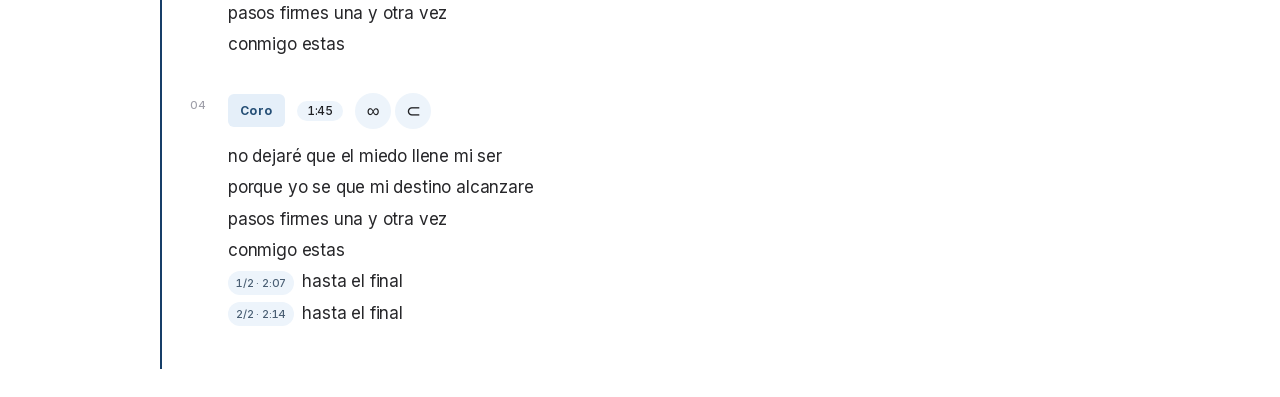
<file: canciones/mi-destino.html>
<!DOCTYPE html><html lang="es"><head><meta charSet="utf-8"/><meta name="viewport" content="width=device-width, initial-scale=1, viewport-fit=cover, interactive-widget=resizes-content"/><link rel="stylesheet" href="/_next/static/css/index.BEedtvM-.css" data-rsc-css-href="/_next/static/css/index.BEedtvM-.css" data-precedence="vite-rsc/importer-resources"/><link rel="modulepreload" fetchPriority="low" href="/_next/static/chunks/index-CF-JqkEj.js"/><script src="/_next/static/chunks/rolldown-runtime-C60lm6uB.js" type="module" async=""></script><script src="/_next/static/chunks/framework-D_rUT4EX.js" type="module" async=""></script><link rel="modulepreload" href="/_next/static/chunks/layout-segment-context-BNFSuTp6.js" crossorigin=""/><link rel="modulepreload" href="/_next/static/chunks/offline-library-BIr3ytCa.js" crossorigin=""/><link rel="modulepreload" href="/_next/static/chunks/cloudflare-analytics-2VRtlP9g.js" crossorigin=""/><link rel="modulepreload" href="/_next/static/chunks/songbook-YNHt-U06.js" crossorigin=""/><title>Mi destino · El Gran Milagro</title><meta name="description" content="Aprende y practica las canciones de El Gran Milagro."/><meta name="application-name" content="Gran Milagro"/><link rel="icon" href="/icons/app-192.png"/><link rel="apple-touch-icon" href="/icons/app-180.png"/><link rel="manifest" href="/manifest.json"/><meta name="mobile-web-app-capable" content="yes"/><meta name="apple-mobile-web-app-title" content="Gran Milagro"/><meta name="apple-mobile-web-app-status-bar-style" content="default"/><meta name="theme-color" content="#163e68"/><script>Object.assign(((self[Symbol.for("vinext.navigationRuntime")]??={bootstrap:{routeManifest:null},functions:{}}).bootstrap.rsc??={rsc:[]}),{params:{"slug":"mi-destino"},nav:{"pathname":"/canciones/mi-destino","searchParams":[]}})</script><link rel="modulepreload" href="/_next/static/chunks/index-CF-JqkEj.js" />
<link rel="preload" href="/_next/static/_vinext_fonts/inter-0c6ec1a12c79/inter-1ab1ad55.woff2" as="font" type="font/woff2" crossorigin />
<link rel="preload" href="/_next/static/_vinext_fonts/geist-mono-00e989178794/geist-mono-013b2f2f.woff2" as="font" type="font/woff2" crossorigin />
<style data-vinext-fonts>/* cyrillic-ext */
@font-face {
  font-family: 'Inter';
  font-style: normal;
  font-weight: 400;
  font-display: swap;
  src: url(/_next/static/_vinext_fonts/inter-0c6ec1a12c79/inter-7249155f.woff2) format('woff2');
  unicode-range: U+0460-052F, U+1C80-1C8A, U+20B4, U+2DE0-2DFF, U+A640-A69F, U+FE2E-FE2F;
}
/* cyrillic */
@font-face {
  font-family: 'Inter';
  font-style: normal;
  font-weight: 400;
  font-display: swap;
  src: url(/_next/static/_vinext_fonts/inter-0c6ec1a12c79/inter-e34c5f1b.woff2) format('woff2');
  unicode-range: U+0301, U+0400-045F, U+0490-0491, U+04B0-04B1, U+2116;
}
/* greek-ext */
@font-face {
  font-family: 'Inter';
  font-style: normal;
  font-weight: 400;
  font-display: swap;
  src: url(/_next/static/_vinext_fonts/inter-0c6ec1a12c79/inter-6e1a6b2b.woff2) format('woff2');
  unicode-range: U+1F00-1FFF;
}
/* greek */
@font-face {
  font-family: 'Inter';
  font-style: normal;
  font-weight: 400;
  font-display: swap;
  src: url(/_next/static/_vinext_fonts/inter-0c6ec1a12c79/inter-656bbed6.woff2) format('woff2');
  unicode-range: U+0370-0377, U+037A-037F, U+0384-038A, U+038C, U+038E-03A1, U+03A3-03FF;
}
/* vietnamese */
@font-face {
  font-family: 'Inter';
  font-style: normal;
  font-weight: 400;
  font-display: swap;
  src: url(/_next/static/_vinext_fonts/inter-0c6ec1a12c79/inter-fc83e075.woff2) format('woff2');
  unicode-range: U+0102-0103, U+0110-0111, U+0128-0129, U+0168-0169, U+01A0-01A1, U+01AF-01B0, U+0300-0301, U+0303-0304, U+0308-0309, U+0323, U+0329, U+1EA0-1EF9, U+20AB;
}
/* latin-ext */
@font-face {
  font-family: 'Inter';
  font-style: normal;
  font-weight: 400;
  font-display: swap;
  src: url(/_next/static/_vinext_fonts/inter-0c6ec1a12c79/inter-749a3084.woff2) format('woff2');
  unicode-range: U+0100-02BA, U+02BD-02C5, U+02C7-02CC, U+02CE-02D7, U+02DD-02FF, U+0304, U+0308, U+0329, U+1D00-1DBF, U+1E00-1E9F, U+1EF2-1EFF, U+2020, U+20A0-20AB, U+20AD-20C0, U+2113, U+2C60-2C7F, U+A720-A7FF;
}
/* latin */
@font-face {
  font-family: 'Inter';
  font-style: normal;
  font-weight: 400;
  font-display: swap;
  src: url(/_next/static/_vinext_fonts/inter-0c6ec1a12c79/inter-1ab1ad55.woff2) format('woff2');
  unicode-range: U+0000-00FF, U+0131, U+0152-0153, U+02BB-02BC, U+02C6, U+02DA, U+02DC, U+0304, U+0308, U+0329, U+2000-206F, U+20AC, U+2122, U+2191, U+2193, U+2212, U+2215, U+FEFF, U+FFFD;
}
/* cyrillic-ext */
@font-face {
  font-family: 'Inter';
  font-style: normal;
  font-weight: 500;
  font-display: swap;
  src: url(/_next/static/_vinext_fonts/inter-0c6ec1a12c79/inter-7249155f.woff2) format('woff2');
  unicode-range: U+0460-052F, U+1C80-1C8A, U+20B4, U+2DE0-2DFF, U+A640-A69F, U+FE2E-FE2F;
}
/* cyrillic */
@font-face {
  font-family: 'Inter';
  font-style: normal;
  font-weight: 500;
  font-display: swap;
  src: url(/_next/static/_vinext_fonts/inter-0c6ec1a12c79/inter-e34c5f1b.woff2) format('woff2');
  unicode-range: U+0301, U+0400-045F, U+0490-0491, U+04B0-04B1, U+2116;
}
/* greek-ext */
@font-face {
  font-family: 'Inter';
  font-style: normal;
  font-weight: 500;
  font-display: swap;
  src: url(/_next/static/_vinext_fonts/inter-0c6ec1a12c79/inter-6e1a6b2b.woff2) format('woff2');
  unicode-range: U+1F00-1FFF;
}
/* greek */
@font-face {
  font-family: 'Inter';
  font-style: normal;
  font-weight: 500;
  font-display: swap;
  src: url(/_next/static/_vinext_fonts/inter-0c6ec1a12c79/inter-656bbed6.woff2) format('woff2');
  unicode-range: U+0370-0377, U+037A-037F, U+0384-038A, U+038C, U+038E-03A1, U+03A3-03FF;
}
/* vietnamese */
@font-face {
  font-family: 'Inter';
  font-style: normal;
  font-weight: 500;
  font-display: swap;
  src: url(/_next/static/_vinext_fonts/inter-0c6ec1a12c79/inter-fc83e075.woff2) format('woff2');
  unicode-range: U+0102-0103, U+0110-0111, U+0128-0129, U+0168-0169, U+01A0-01A1, U+01AF-01B0, U+0300-0301, U+0303-0304, U+0308-0309, U+0323, U+0329, U+1EA0-1EF9, U+20AB;
}
/* latin-ext */
@font-face {
  font-family: 'Inter';
  font-style: normal;
  font-weight: 500;
  font-display: swap;
  src: url(/_next/static/_vinext_fonts/inter-0c6ec1a12c79/inter-749a3084.woff2) format('woff2');
  unicode-range: U+0100-02BA, U+02BD-02C5, U+02C7-02CC, U+02CE-02D7, U+02DD-02FF, U+0304, U+0308, U+0329, U+1D00-1DBF, U+1E00-1E9F, U+1EF2-1EFF, U+2020, U+20A0-20AB, U+20AD-20C0, U+2113, U+2C60-2C7F, U+A720-A7FF;
}
/* latin */
@font-face {
  font-family: 'Inter';
  font-style: normal;
  font-weight: 500;
  font-display: swap;
  src: url(/_next/static/_vinext_fonts/inter-0c6ec1a12c79/inter-1ab1ad55.woff2) format('woff2');
  unicode-range: U+0000-00FF, U+0131, U+0152-0153, U+02BB-02BC, U+02C6, U+02DA, U+02DC, U+0304, U+0308, U+0329, U+2000-206F, U+20AC, U+2122, U+2191, U+2193, U+2212, U+2215, U+FEFF, U+FFFD;
}
/* cyrillic-ext */
@font-face {
  font-family: 'Inter';
  font-style: normal;
  font-weight: 600;
  font-display: swap;
  src: url(/_next/static/_vinext_fonts/inter-0c6ec1a12c79/inter-7249155f.woff2) format('woff2');
  unicode-range: U+0460-052F, U+1C80-1C8A, U+20B4, U+2DE0-2DFF, U+A640-A69F, U+FE2E-FE2F;
}
/* cyrillic */
@font-face {
  font-family: 'Inter';
  font-style: normal;
  font-weight: 600;
  font-display: swap;
  src: url(/_next/static/_vinext_fonts/inter-0c6ec1a12c79/inter-e34c5f1b.woff2) format('woff2');
  unicode-range: U+0301, U+0400-045F, U+0490-0491, U+04B0-04B1, U+2116;
}
/* greek-ext */
@font-face {
  font-family: 'Inter';
  font-style: normal;
  font-weight: 600;
  font-display: swap;
  src: url(/_next/static/_vinext_fonts/inter-0c6ec1a12c79/inter-6e1a6b2b.woff2) format('woff2');
  unicode-range: U+1F00-1FFF;
}
/* greek */
@font-face {
  font-family: 'Inter';
  font-style: normal;
  font-weight: 600;
  font-display: swap;
  src: url(/_next/static/_vinext_fonts/inter-0c6ec1a12c79/inter-656bbed6.woff2) format('woff2');
  unicode-range: U+0370-0377, U+037A-037F, U+0384-038A, U+038C, U+038E-03A1, U+03A3-03FF;
}
/* vietnamese */
@font-face {
  font-family: 'Inter';
  font-style: normal;
  font-weight: 600;
  font-display: swap;
  src: url(/_next/static/_vinext_fonts/inter-0c6ec1a12c79/inter-fc83e075.woff2) format('woff2');
  unicode-range: U+0102-0103, U+0110-0111, U+0128-0129, U+0168-0169, U+01A0-01A1, U+01AF-01B0, U+0300-0301, U+0303-0304, U+0308-0309, U+0323, U+0329, U+1EA0-1EF9, U+20AB;
}
/* latin-ext */
@font-face {
  font-family: 'Inter';
  font-style: normal;
  font-weight: 600;
  font-display: swap;
  src: url(/_next/static/_vinext_fonts/inter-0c6ec1a12c79/inter-749a3084.woff2) format('woff2');
  unicode-range: U+0100-02BA, U+02BD-02C5, U+02C7-02CC, U+02CE-02D7, U+02DD-02FF, U+0304, U+0308, U+0329, U+1D00-1DBF, U+1E00-1E9F, U+1EF2-1EFF, U+2020, U+20A0-20AB, U+20AD-20C0, U+2113, U+2C60-2C7F, U+A720-A7FF;
}
/* latin */
@font-face {
  font-family: 'Inter';
  font-style: normal;
  font-weight: 600;
  font-display: swap;
  src: url(/_next/static/_vinext_fonts/inter-0c6ec1a12c79/inter-1ab1ad55.woff2) format('woff2');
  unicode-range: U+0000-00FF, U+0131, U+0152-0153, U+02BB-02BC, U+02C6, U+02DA, U+02DC, U+0304, U+0308, U+0329, U+2000-206F, U+20AC, U+2122, U+2191, U+2193, U+2212, U+2215, U+FEFF, U+FFFD;
}
/* cyrillic-ext */
@font-face {
  font-family: 'Inter';
  font-style: normal;
  font-weight: 700;
  font-display: swap;
  src: url(/_next/static/_vinext_fonts/inter-0c6ec1a12c79/inter-7249155f.woff2) format('woff2');
  unicode-range: U+0460-052F, U+1C80-1C8A, U+20B4, U+2DE0-2DFF, U+A640-A69F, U+FE2E-FE2F;
}
/* cyrillic */
@font-face {
  font-family: 'Inter';
  font-style: normal;
  font-weight: 700;
  font-display: swap;
  src: url(/_next/static/_vinext_fonts/inter-0c6ec1a12c79/inter-e34c5f1b.woff2) format('woff2');
  unicode-range: U+0301, U+0400-045F, U+0490-0491, U+04B0-04B1, U+2116;
}
/* greek-ext */
@font-face {
  font-family: 'Inter';
  font-style: normal;
  font-weight: 700;
  font-display: swap;
  src: url(/_next/static/_vinext_fonts/inter-0c6ec1a12c79/inter-6e1a6b2b.woff2) format('woff2');
  unicode-range: U+1F00-1FFF;
}
/* greek */
@font-face {
  font-family: 'Inter';
  font-style: normal;
  font-weight: 700;
  font-display: swap;
  src: url(/_next/static/_vinext_fonts/inter-0c6ec1a12c79/inter-656bbed6.woff2) format('woff2');
  unicode-range: U+0370-0377, U+037A-037F, U+0384-038A, U+038C, U+038E-03A1, U+03A3-03FF;
}
/* vietnamese */
@font-face {
  font-family: 'Inter';
  font-style: normal;
  font-weight: 700;
  font-display: swap;
  src: url(/_next/static/_vinext_fonts/inter-0c6ec1a12c79/inter-fc83e075.woff2) format('woff2');
  unicode-range: U+0102-0103, U+0110-0111, U+0128-0129, U+0168-0169, U+01A0-01A1, U+01AF-01B0, U+0300-0301, U+0303-0304, U+0308-0309, U+0323, U+0329, U+1EA0-1EF9, U+20AB;
}
/* latin-ext */
@font-face {
  font-family: 'Inter';
  font-style: normal;
  font-weight: 700;
  font-display: swap;
  src: url(/_next/static/_vinext_fonts/inter-0c6ec1a12c79/inter-749a3084.woff2) format('woff2');
  unicode-range: U+0100-02BA, U+02BD-02C5, U+02C7-02CC, U+02CE-02D7, U+02DD-02FF, U+0304, U+0308, U+0329, U+1D00-1DBF, U+1E00-1E9F, U+1EF2-1EFF, U+2020, U+20A0-20AB, U+20AD-20C0, U+2113, U+2C60-2C7F, U+A720-A7FF;
}
/* latin */
@font-face {
  font-family: 'Inter';
  font-style: normal;
  font-weight: 700;
  font-display: swap;
  src: url(/_next/static/_vinext_fonts/inter-0c6ec1a12c79/inter-1ab1ad55.woff2) format('woff2');
  unicode-range: U+0000-00FF, U+0131, U+0152-0153, U+02BB-02BC, U+02C6, U+02DA, U+02DC, U+0304, U+0308, U+0329, U+2000-206F, U+20AC, U+2122, U+2191, U+2193, U+2212, U+2215, U+FEFF, U+FFFD;
}

@font-face {
  font-family: 'Inter Fallback';
  src: local("Arial");
  ascent-override: 90.44%;
  descent-override: 22.52%;
  line-gap-override: 0.00%;
  size-adjust: 107.12%;
}

.__font_inter_1o594yd { font-family: 'Inter', 'Inter Fallback'; font-style: normal; }

.__variable_inter_1o594yd { --font-inter: 'Inter', 'Inter Fallback'; }

/* cyrillic-ext */
@font-face {
  font-family: 'Geist Mono';
  font-style: normal;
  font-weight: 100 900;
  font-display: swap;
  src: url(/_next/static/_vinext_fonts/geist-mono-00e989178794/geist-mono-f6b33328.woff2) format('woff2');
  unicode-range: U+0460-052F, U+1C80-1C8A, U+20B4, U+2DE0-2DFF, U+A640-A69F, U+FE2E-FE2F;
}
/* cyrillic */
@font-face {
  font-family: 'Geist Mono';
  font-style: normal;
  font-weight: 100 900;
  font-display: swap;
  src: url(/_next/static/_vinext_fonts/geist-mono-00e989178794/geist-mono-44e03052.woff2) format('woff2');
  unicode-range: U+0301, U+0400-045F, U+0490-0491, U+04B0-04B1, U+2116;
}
/* symbols2 */
@font-face {
  font-family: 'Geist Mono';
  font-style: normal;
  font-weight: 100 900;
  font-display: swap;
  src: url(/_next/static/_vinext_fonts/geist-mono-00e989178794/geist-mono-0638449e.woff2) format('woff2');
  unicode-range: U+2000-2001, U+2004-2008, U+200A, U+23B8-23BD, U+2500-259F;
}
/* vietnamese */
@font-face {
  font-family: 'Geist Mono';
  font-style: normal;
  font-weight: 100 900;
  font-display: swap;
  src: url(/_next/static/_vinext_fonts/geist-mono-00e989178794/geist-mono-971fb274.woff2) format('woff2');
  unicode-range: U+0102-0103, U+0110-0111, U+0128-0129, U+0168-0169, U+01A0-01A1, U+01AF-01B0, U+0300-0301, U+0303-0304, U+0308-0309, U+0323, U+0329, U+1EA0-1EF9, U+20AB;
}
/* latin-ext */
@font-face {
  font-family: 'Geist Mono';
  font-style: normal;
  font-weight: 100 900;
  font-display: swap;
  src: url(/_next/static/_vinext_fonts/geist-mono-00e989178794/geist-mono-44745446.woff2) format('woff2');
  unicode-range: U+0100-02BA, U+02BD-02C5, U+02C7-02CC, U+02CE-02D7, U+02DD-02FF, U+0304, U+0308, U+0329, U+1D00-1DBF, U+1E00-1E9F, U+1EF2-1EFF, U+2020, U+20A0-20AB, U+20AD-20C0, U+2113, U+2C60-2C7F, U+A720-A7FF;
}
/* latin */
@font-face {
  font-family: 'Geist Mono';
  font-style: normal;
  font-weight: 100 900;
  font-display: swap;
  src: url(/_next/static/_vinext_fonts/geist-mono-00e989178794/geist-mono-013b2f2f.woff2) format('woff2');
  unicode-range: U+0000-00FF, U+0131, U+0152-0153, U+02BB-02BC, U+02C6, U+02DA, U+02DC, U+0304, U+0308, U+0329, U+2000-206F, U+20AC, U+2122, U+2191, U+2193, U+2212, U+2215, U+FEFF, U+FFFD;
}

@font-face {
  font-family: 'Geist Mono Fallback';
  src: local("Arial");
  ascent-override: 74.67%;
  descent-override: 21.92%;
  line-gap-override: 0.00%;
  size-adjust: 134.59%;
}

.__font_geist_mono_1001rt9 { font-family: 'Geist Mono', 'Geist Mono Fallback'; font-style: normal; }

.__variable_geist_mono_1001rt9 { --font-geist-mono: 'Geist Mono', 'Geist Mono Fallback'; }
</style>
</head><body class="__variable_inter_1o594yd __variable_geist_mono_1001rt9"><main class="min-h-dvh bg-background px-4 py-5 text-foreground sm:px-6 lg:px-8 lg:py-7"><div class="mx-auto max-w-[1320px]"><header class="stage-header mb-5 flex items-center justify-between gap-4 lg:mb-6"><div><p class="mb-1 text-xs font-medium tracking-[0.02em] text-muted-foreground">Canciones</p><h1 class="text-2xl font-bold tracking-[-0.03em] sm:text-[28px]">El Gran Milagro</h1></div><button type="button" tabindex="0" data-slot="dialog-trigger" data-base-ui-click-trigger="" id="base-ui-_R_7oli_" aria-haspopup="dialog" aria-expanded="false" class="group/button inline-flex shrink-0 items-center justify-center rounded-lg border bg-clip-padding text-sm font-medium whitespace-nowrap transition-all outline-none select-none focus-visible:border-ring focus-visible:ring-3 focus-visible:ring-ring/50 active:not-aria-[haspopup]:translate-y-px disabled:pointer-events-none disabled:opacity-50 aria-invalid:border-destructive aria-invalid:ring-3 aria-invalid:ring-destructive/20 dark:aria-invalid:border-destructive/50 dark:aria-invalid:ring-destructive/40 [&amp;_svg]:pointer-events-none [&amp;_svg]:shrink-0 [&amp;_svg:not([class*=&#x27;size-&#x27;])]:size-4 border-border hover:bg-muted hover:text-foreground aria-expanded:bg-muted aria-expanded:text-foreground dark:border-input dark:bg-input/30 dark:hover:bg-input/50 px-2.5 has-data-[icon=inline-end]:pr-2 has-data-[icon=inline-start]:pl-2 h-10 gap-2 bg-card shadow-xs"><svg xmlns="http://www.w3.org/2000/svg" width="24" height="24" viewBox="0 0 24 24" fill="none" stroke="currentColor" stroke-width="2" stroke-linecap="round" stroke-linejoin="round" class="lucide lucide-circle-question-mark" aria-hidden="true"><circle cx="12" cy="12" r="10"></circle><path d="M9.09 9a3 3 0 0 1 5.83 1c0 2-3 3-3 3"></path><path d="M12 17h.01"></path></svg><span class="hidden sm:inline">Guía</span></button></header><div class="mt-5 flex flex-wrap items-center justify-between gap-3"><div class="flex flex-wrap items-center gap-3"><button type="button" tabindex="0" data-slot="dialog-trigger" data-base-ui-click-trigger="" id="base-ui-_R_ul5i_" aria-haspopup="dialog" aria-expanded="false" class="group/button inline-flex shrink-0 items-center justify-center border bg-clip-padding text-sm font-medium whitespace-nowrap transition-all outline-none select-none focus-visible:border-ring focus-visible:ring-3 focus-visible:ring-ring/50 active:not-aria-[haspopup]:translate-y-px disabled:pointer-events-none disabled:opacity-50 aria-invalid:border-destructive aria-invalid:ring-3 aria-invalid:ring-destructive/20 dark:aria-invalid:border-destructive/50 dark:aria-invalid:ring-destructive/40 [&amp;_svg]:pointer-events-none [&amp;_svg]:shrink-0 [&amp;_svg:not([class*=&#x27;size-&#x27;])]:size-4 border-border bg-background hover:bg-muted hover:text-foreground aria-expanded:bg-muted aria-expanded:text-foreground dark:border-input dark:bg-input/30 dark:hover:bg-input/50 h-8 gap-1.5 px-2.5 has-data-[icon=inline-end]:pr-2 has-data-[icon=inline-start]:pl-2 rounded-full"><svg xmlns="http://www.w3.org/2000/svg" width="24" height="24" viewBox="0 0 24 24" fill="none" stroke="currentColor" stroke-width="2" stroke-linecap="round" stroke-linejoin="round" class="lucide lucide-download size-4" aria-hidden="true"><path d="M12 15V3"></path><path d="M21 15v4a2 2 0 0 1-2 2H5a2 2 0 0 1-2-2v-4"></path><path d="m7 10 5 5 5-5"></path></svg>Mis descargas</button></div><a href="/calentamiento" class="rounded-full border bg-card px-5 py-2.5 text-sm font-semibold text-primary transition-colors hover:bg-secondary">Calentamiento vocal →</a></div><nav class="song-navigation" aria-label="Navegación de canciones"><div class="min-w-0"><p class="text-xs uppercase tracking-widest text-muted-foreground">Tu ensayo</p><p class="mt-1 truncate text-sm font-medium">6<!-- --> / <!-- -->11<!-- --> · <!-- -->Mi destino</p></div><button type="button" tabindex="0" data-slot="dialog-trigger" data-base-ui-click-trigger="" id="base-ui-_R_7pli_" aria-haspopup="dialog" aria-expanded="false" class="group/button inline-flex items-center justify-center rounded-lg border bg-clip-padding text-sm font-medium whitespace-nowrap transition-all outline-none select-none focus-visible:border-ring focus-visible:ring-3 focus-visible:ring-ring/50 active:not-aria-[haspopup]:translate-y-px disabled:pointer-events-none disabled:opacity-50 aria-invalid:border-destructive aria-invalid:ring-3 aria-invalid:ring-destructive/20 dark:aria-invalid:border-destructive/50 dark:aria-invalid:ring-destructive/40 [&amp;_svg]:pointer-events-none [&amp;_svg]:shrink-0 [&amp;_svg:not([class*=&#x27;size-&#x27;])]:size-4 border-border bg-background hover:bg-muted hover:text-foreground aria-expanded:bg-muted aria-expanded:text-foreground dark:border-input dark:bg-input/30 dark:hover:bg-input/50 h-8 px-2.5 has-data-[icon=inline-end]:pr-2 has-data-[icon=inline-start]:pl-2 shrink-0 gap-2"><svg xmlns="http://www.w3.org/2000/svg" width="24" height="24" viewBox="0 0 24 24" fill="none" stroke="currentColor" stroke-width="2" stroke-linecap="round" stroke-linejoin="round" class="lucide lucide-list-music size-4" aria-hidden="true"><path d="M16 5H3"></path><path d="M11 12H3"></path><path d="M11 19H3"></path><path d="M21 16V5"></path><circle cx="18" cy="16" r="3"></circle></svg>Cambiar canción</button></nav><div class="mx-auto max-w-[960px]"><details class="mb-4 rounded-xl border bg-card px-5 py-5 text-sm sm:px-6"><summary class="cursor-pointer font-medium">El elenco · personajes, actores y grupos</summary><dl class="mt-5 grid gap-4 sm:grid-cols-2"><div class="flex gap-3"><span aria-hidden="true" class="mt-1.5 size-2 shrink-0 rounded-full" style="background-color:#D99B16"></span><div><dt class="font-semibold">María adulta</dt><dd class="text-muted-foreground"></dd></div></div><div class="flex gap-3"><span aria-hidden="true" class="mt-1.5 size-2 shrink-0 rounded-full" style="background-color:#249AC5"></span><div><dt class="font-semibold">José adulto</dt><dd class="text-muted-foreground"></dd></div></div><div class="flex gap-3"><span aria-hidden="true" class="mt-1.5 size-2 shrink-0 rounded-full" style="background-color:#8855B9"></span><div><dt class="font-semibold">Malabarista</dt><dd class="text-muted-foreground"></dd></div></div><div class="flex gap-3"><span aria-hidden="true" class="mt-1.5 size-2 shrink-0 rounded-full" style="background-color:#689E38"></span><div><dt class="font-semibold">Equilibrista</dt><dd class="text-muted-foreground"></dd></div></div><div class="flex gap-3"><span aria-hidden="true" class="mt-1.5 size-2 shrink-0 rounded-full" style="background-color:#E7824C"></span><div><dt class="font-semibold">María niña</dt><dd class="text-muted-foreground"></dd></div></div><div class="flex gap-3"><span aria-hidden="true" class="mt-1.5 size-2 shrink-0 rounded-full" style="background-color:#14A881"></span><div><dt class="font-semibold">José niño</dt><dd class="text-muted-foreground"></dd></div></div><div class="flex gap-3"><span aria-hidden="true" class="mt-1.5 size-2 shrink-0 rounded-full" style="background-color:#C84848"></span><div><dt class="font-semibold">Showman</dt><dd class="text-muted-foreground"></dd></div></div><div class="flex gap-3"><span aria-hidden="true" class="mt-1.5 size-2 shrink-0 rounded-full" style="background-color:#A83848"></span><div><dt class="font-semibold">Bufón</dt><dd class="text-muted-foreground"></dd></div></div><div class="flex gap-3"><span aria-hidden="true" class="mt-1.5 size-2 shrink-0 rounded-full" style="background-color:#39A4A5"></span><div><dt class="font-semibold">Amiga de María</dt><dd class="text-muted-foreground"></dd></div></div><div class="flex gap-3"><span aria-hidden="true" class="mt-1.5 size-2 shrink-0 rounded-full" style="background-color:#64889A"></span><div><dt class="font-semibold">Hombres</dt><dd class="text-muted-foreground"></dd></div></div><div class="flex gap-3"><span aria-hidden="true" class="mt-1.5 size-2 shrink-0 rounded-full" style="background-color:#986BB0"></span><div><dt class="font-semibold">Mujeres</dt><dd class="text-muted-foreground"></dd></div></div><div class="flex gap-3"><span aria-hidden="true" class="mt-1.5 size-2 shrink-0 rounded-full" style="background-color:#C16BB0"></span><div><dt class="font-semibold">Coro</dt><dd class="text-muted-foreground"></dd></div></div><div class="flex gap-3"><span aria-hidden="true" class="mt-1.5 size-2 shrink-0 rounded-full" style="background-color:#B9589F"></span><div><dt class="font-semibold">Coro 1</dt><dd class="text-muted-foreground"></dd></div></div><div class="flex gap-3"><span aria-hidden="true" class="mt-1.5 size-2 shrink-0 rounded-full" style="background-color:#9362B4"></span><div><dt class="font-semibold">Coro 2</dt><dd class="text-muted-foreground"></dd></div></div><div class="flex gap-3"><span aria-hidden="true" class="mt-1.5 size-2 shrink-0 rounded-full" style="background-color:#8B7295"></span><div><dt class="font-semibold">Todos</dt><dd class="text-muted-foreground"></dd></div></div></dl></details><section class="song-sheet overflow-hidden rounded-xl border bg-card shadow-xs"><div class="border-b px-5 py-5 sm:px-6"><div class="flex flex-wrap items-start justify-between gap-4"><div><p class="text-xs font-medium text-muted-foreground">Canción <!-- -->6<!-- --> de <!-- -->11</p><h2 class="mt-1 text-xl font-bold tracking-[-0.025em] sm:text-2xl">Mi destino</h2><details open="" class="mt-5 text-sm"><summary class="cursor-pointer text-muted-foreground">Reparto de esta canción</summary><div class="mt-6 space-y-5"><p class="text-[11px] font-semibold uppercase tracking-[0.12em] text-muted-foreground">Reparto vocal</p><div><ul class="flex flex-wrap gap-2.5" aria-label="Reparto vocal"><li class="flex items-center gap-3 rounded-lg border border-border/70 bg-muted/30 px-3.5 py-2.5"><span aria-hidden="true" class="size-2 shrink-0 rounded-full" style="background-color:#D99B16"></span><span class="min-w-0"><span class="block text-[13px] font-semibold leading-5 text-foreground">María adulta</span></span></li></ul><p class="mt-3 text-sm leading-relaxed text-muted-foreground">María adulta canta la canción.</p></div></div></details></div></div></div><section class="border-b bg-muted/20 px-5 py-5 sm:px-7" aria-label="Audios de la canción"><div class="mb-4 space-y-3"><h3 class="text-sm font-semibold">Audio de práctica</h3><fieldset aria-label="Seleccionar voz" class="voice-selector flex min-w-0 flex-wrap gap-1 rounded-3xl border border-border bg-muted p-1.5"><button type="button" aria-pressed="true" class="min-h-11 flex-auto rounded-full px-4 py-2.5 text-xs font-semibold uppercase tracking-wide transition-colors focus-visible:outline-none focus-visible:ring-2 focus-visible:ring-primary focus-visible:ring-offset-2 sm:text-[13px] bg-primary text-white shadow-sm">Voz, click y guía</button><button type="button" aria-pressed="false" class="min-h-11 flex-auto rounded-full px-4 py-2.5 text-xs font-semibold uppercase tracking-wide transition-colors focus-visible:outline-none focus-visible:ring-2 focus-visible:ring-primary focus-visible:ring-offset-2 sm:text-[13px] text-foreground hover:bg-secondary">Click y guía</button></fieldset></div><audio controls="" preload="none" src="/audio/song-06/voz-click-y-guia.mp3" class="w-full" aria-label="Audio: Voz, click y guía" aria-describedby="lyrics-heading"></audio><div class="mt-3 space-y-2 text-xs"><button type="button" disabled="" class="inline-flex items-center gap-2 rounded-full border bg-card px-4 py-2.5 font-semibold text-primary disabled:opacity-50"><svg xmlns="http://www.w3.org/2000/svg" width="24" height="24" viewBox="0 0 24 24" fill="none" stroke="currentColor" stroke-width="2" stroke-linecap="round" stroke-linejoin="round" class="lucide lucide-download size-4" aria-hidden="true"><path d="M12 15V3"></path><path d="M21 15v4a2 2 0 0 1-2 2H5a2 2 0 0 1-2-2v-4"></path><path d="m7 10 5 5 5-5"></path></svg>Descargar para usar sin internet <span class="font-normal text-muted-foreground">· <!-- -->3.5 MB</span></button></div></section><section class="px-5 pb-8 pt-4 sm:px-7 sm:pb-10" aria-labelledby="lyrics-heading"><div class="mb-7 flex items-center justify-between gap-3 border-b border-border/60 pb-3"><h3 id="lyrics-heading" class="text-sm font-semibold">Letra</h3><button type="button" tabindex="0" data-slot="button" class="group/button inline-flex shrink-0 items-center justify-center border border-transparent bg-clip-padding font-medium whitespace-nowrap transition-all outline-none select-none focus-visible:border-ring focus-visible:ring-3 focus-visible:ring-ring/50 active:not-aria-[haspopup]:translate-y-px disabled:pointer-events-none disabled:opacity-50 aria-invalid:border-destructive aria-invalid:ring-3 aria-invalid:ring-destructive/20 dark:aria-invalid:border-destructive/50 dark:aria-invalid:ring-destructive/40 [&amp;_svg]:pointer-events-none [&amp;_svg]:shrink-0 hover:bg-muted hover:text-foreground aria-expanded:bg-muted aria-expanded:text-foreground dark:hover:bg-muted/50 h-7 gap-1 rounded-[min(var(--radius-md),12px)] px-2.5 in-data-[slot=button-group]:rounded-lg has-data-[icon=inline-end]:pr-1.5 has-data-[icon=inline-start]:pl-1.5 [&amp;_svg:not([class*=&#x27;size-&#x27;])]:size-3.5 text-xs text-muted-foreground">Ocultar letra</button></div><div><div data-timing-audio="" class="max-w-[65ch] text-left text-[16px] leading-[1.85] text-zinc-800 sm:text-[17px]"><section class="mb-8 last:mb-0"><div class="grid grid-cols-[22px_minmax(0,1fr)] gap-x-3 sm:gap-x-4"><span aria-hidden="true" class="pt-0.5 text-[11px] font-medium tabular-nums text-zinc-400">01</span><div><div class="mb-3 flex flex-wrap items-center gap-x-3 gap-y-1"><h5 class="text-xs font-semibold leading-6 tracking-wide text-muted-foreground"><span>Verso 1</span></h5></div><p class="break-words"><span>Aquí esta el mundo que conozco</span></p><p class="break-words"><span>todo a mi alrededor es bello aquí</span></p><p class="break-words"><span>siempre recorriendo estas paredes</span></p><p class="break-words"><span>mil recuerdos para describir</span></p></div></div></section><section class="mb-8 last:mb-0"><div class="grid grid-cols-[22px_minmax(0,1fr)] gap-x-3 sm:gap-x-4"><span aria-hidden="true" class="pt-0.5 text-[11px] font-medium tabular-nums text-zinc-400">02</span><div><div class="mb-3 flex flex-wrap items-center gap-x-3 gap-y-1"><h5 class="text-xs font-semibold leading-6 tracking-wide text-muted-foreground"><span>Verso 2</span></h5></div><p class="break-words"><span>cuando veo todo desde lejos</span></p><p class="break-words"><span>parece tan perfecto y tan feliz</span></p><p class="break-words"><span>pero en el corazón aveces siento</span></p><p class="break-words"><span>como el temor se apodera de mi</span></p></div></div></section><section class="mb-8 last:mb-0"><div class="grid grid-cols-[22px_minmax(0,1fr)] gap-x-3 sm:gap-x-4"><span aria-hidden="true" class="pt-0.5 text-[11px] font-medium tabular-nums text-zinc-400">03</span><div><div class="mb-3 flex flex-wrap items-center gap-x-3 gap-y-1"><h5 class="text-xs font-semibold leading-6 tracking-wide text-muted-foreground"><span>Coro</span></h5></div><p class="break-words"><span>no dejaré que el miedo llene mi ser</span></p><p class="break-words"><span>porque yo se que mi destino alcanzare</span></p><p class="break-words"><span>pasos firmes una y otra vez</span></p><p class="break-words"><span>conmigo estas</span></p></div></div></section><section class="mb-8 last:mb-0"><div class="grid grid-cols-[22px_minmax(0,1fr)] gap-x-3 sm:gap-x-4"><span aria-hidden="true" class="pt-0.5 text-[11px] font-medium tabular-nums text-zinc-400">04</span><div><div class="mb-3 flex flex-wrap items-center gap-x-3 gap-y-1"><h5 class="text-xs font-semibold leading-6 tracking-wide text-muted-foreground"><span>Coro</span></h5></div><p class="break-words"><span>no dejaré que el miedo llene mi ser</span></p><p class="break-words"><span>porque yo se que mi destino alcanzare</span></p><p class="break-words"><span>pasos firmes una y otra vez</span></p><p class="break-words"><span>conmigo estas</span></p><p class="break-words"><span>//hasta el final//</span></p></div></div></section></div></div></section></section></div></div></main><script type="module" src="/_next/static/chunks/index-CF-JqkEj.js" id="_R_" async=""></script><script>((self[Symbol.for("vinext.navigationRuntime")]??={bootstrap:{routeManifest:null},functions:{}}).bootstrap.rsc??={rsc:[]}).rsc.push("0:{\"page:/canciones/mi-destino\":\"$L1\",\"layout:/\":\"$L2\",\"route:/canciones/mi-destino\":\"$L3\",\"__route\":\"route:/canciones/mi-destino\",\"__interceptionContext\":null,\"__layoutIds\":[\"layout:/\"],\"__rootLayout\":\"/\",\"__bfcacheSegmentIdentities\":{\"layout:/\":\"[\\\"layout\\\",\\\"layout:/\\\",\\\"root-boundary:/\\\",\\\"\\\"]\",\"page:/canciones/mi-destino\":\"[\\\"page\\\",\\\"page:/canciones/:slug\\\",\\\"root-boundary:/\\\",\\\"[\\\\\\\"canciones\\\\\\\",\\\\\\\"slug|mi-destino|d\\\\\\\"]\\\"]\"},\"__srcPage\":[\"canciones\",\"[slug]\",\"page\"],\"__layoutFlags\":{\"layout:/\":\"s\"},\"__artifactCompatibility\":{\"schemaVersion\":1,\"graphVersion\":\"app-route-graph:719d7efc953ce9a0\",\"deploymentVersion\":\"0b2941ea-629c-4f3f-9fec-24be850fd952\",\"appElementsSchemaVersion\":1,\"rscPayloadSchemaVersion\":1,\"rootBoundaryId\":\"/\",\"renderEpoch\":null}}\n")</script><script>((self[Symbol.for("vinext.navigationRuntime")]??={bootstrap:{routeManifest:null},functions:{}}).bootstrap.rsc??={rsc:[]}).rsc.push("4:I[\"e89d6a3ac301\",[],\"OfflineProvider\",1]\n")</script><script>((self[Symbol.for("vinext.navigationRuntime")]??={bootstrap:{routeManifest:null},functions:{}}).bootstrap.rsc??={rsc:[]}).rsc.push("5:I[\"8c0f216c4604\",[],\"Children\",1]\n")</script><script>((self[Symbol.for("vinext.navigationRuntime")]??={bootstrap:{routeManifest:null},functions:{}}).bootstrap.rsc??={rsc:[]}).rsc.push("6:I[\"70b75667c4b0\",[],\"CloudflareAnalytics\",1]\n")</script><script>((self[Symbol.for("vinext.navigationRuntime")]??={bootstrap:{routeManifest:null},functions:{}}).bootstrap.rsc??={rsc:[]}).rsc.push("7:I[\"593f344dc510\",[],\"GlobalErrorBoundary\",1]\n")</script><script>((self[Symbol.for("vinext.navigationRuntime")]??={bootstrap:{routeManifest:null},functions:{}}).bootstrap.rsc??={rsc:[]}).rsc.push("8:I[\"0b874ad30386\",[],\"default\",1]\n")</script><script>((self[Symbol.for("vinext.navigationRuntime")]??={bootstrap:{routeManifest:null},functions:{}}).bootstrap.rsc??={rsc:[]}).rsc.push("9:I[\"593f344dc510\",[],\"ErrorBoundary\",1]\n")</script><script>((self[Symbol.for("vinext.navigationRuntime")]??={bootstrap:{routeManifest:null},functions:{}}).bootstrap.rsc??={rsc:[]}).rsc.push("a:I[\"15c18cfaeeff\",[],\"LayoutSegmentProvider\",1]\n")</script><script>((self[Symbol.for("vinext.navigationRuntime")]??={bootstrap:{routeManifest:null},functions:{}}).bootstrap.rsc??={rsc:[]}).rsc.push("b:I[\"8c0f216c4604\",[],\"Slot\",1]\n")</script><script>((self[Symbol.for("vinext.navigationRuntime")]??={bootstrap:{routeManifest:null},functions:{}}).bootstrap.rsc??={rsc:[]}).rsc.push("c:I[\"593f344dc510\",[],\"NotFoundBoundary\",1]\n")</script><script>((self[Symbol.for("vinext.navigationRuntime")]??={bootstrap:{routeManifest:null},functions:{}}).bootstrap.rsc??={rsc:[]}).rsc.push("d:I[\"9276801271d6\",[],\"AppRouterScrollTarget\",1]\n")</script><script>((self[Symbol.for("vinext.navigationRuntime")]??={bootstrap:{routeManifest:null},functions:{}}).bootstrap.rsc??={rsc:[]}).rsc.push("e:I[\"593f344dc510\",[],\"RedirectBoundary\",1]\n")</script><script>((self[Symbol.for("vinext.navigationRuntime")]??={bootstrap:{routeManifest:null},functions:{}}).bootstrap.rsc??={rsc:[]}).rsc.push(":HL[\"/_next/static/css/index.BEedtvM-.css\",\"style\"     ]\n")</script><script>((self[Symbol.for("vinext.navigationRuntime")]??={bootstrap:{routeManifest:null},functions:{}}).bootstrap.rsc??={rsc:[]}).rsc.push("2:[[[\"$\",\"link\",\"css:/_next/static/css/index.BEedtvM-.css\",{\"rel\":\"stylesheet\",\"precedence\":\"vite-rsc/importer-resources\",\"href\":\"/_next/static/css/index.BEedtvM-.css\",\"data-rsc-css-href\":\"/_next/static/css/index.BEedtvM-.css\"}],\"$undefined\"],[\"$\",\"html\",null,{\"lang\":\"es\",\"children\":[\"$\",\"body\",null,{\"className\":\"__variable_inter_1o594yd __variable_geist_mono_1001rt9\",\"children\":[[\"$\",\"$L4\",null,{\"children\":[\"$\",\"$L5\",null,{}]}],[\"$\",\"$L6\",null,{}]]}]}]]\n")</script><script>((self[Symbol.for("vinext.navigationRuntime")]??={bootstrap:{routeManifest:null},functions:{}}).bootstrap.rsc??={rsc:[]}).rsc.push("3:[[[\"$\",\"meta\",null,{\"charSet\":\"utf-8\"}],[[\"$\",\"title\",\"0\",{\"children\":\"Mi destino · El Gran Milagro\"}],[\"$\",\"meta\",\"1\",{\"name\":\"description\",\"content\":\"Aprende y practica las canciones de El Gran Milagro.\"}],[\"$\",\"meta\",\"2\",{\"name\":\"application-name\",\"content\":\"Gran Milagro\"}],[\"$\",\"link\",\"3\",{\"data-vinext-streamed-icon\":\"$undefined\",\"rel\":\"icon\",\"href\":\"/icons/app-192.png\",\"type\":\"$undefined\",\"sizes\":\"$undefined\",\"color\":\"$undefined\",\"media\":\"$undefined\",\"fetchPriority\":\"$undefined\"}],[\"$\",\"link\",\"4\",{\"data-vinext-streamed-icon\":\"$undefined\",\"rel\":\"apple-touch-icon\",\"href\":\"/icons/app-180.png\",\"type\":\"$undefined\",\"sizes\":\"$undefined\",\"color\":\"$undefined\",\"media\":\"$undefined\",\"fetchPriority\":\"$undefined\"}],[\"$\",\"link\",\"5\",{\"rel\":\"manifest\",\"href\":\"/manifest.json\"}],[\"$\",\"meta\",\"6\",{\"name\":\"mobile-web-app-capable\",\"content\":\"yes\"}],[\"$\",\"meta\",\"7\",{\"name\":\"apple-mobile-web-app-title\",\"content\":\"Gran Milagro\"}],[\"$\",\"meta\",\"8\",{\"name\":\"apple-mobile-web-app-status-bar-style\",\"content\":\"default\"}]],[[\"$\",\"meta\",\"0\",{\"name\":\"viewport\",\"content\":\"width=device-width, initial-scale=1, viewport-fit=cover, interactive-widget=resizes-content\"}],[\"$\",\"meta\",\"1\",{\"name\":\"theme-color\",\"content\":\"#163e68\"}]]],[\"$\",\"$L7\",null,{\"fallback\":\"$8\",\"children\":[\"$\",\"$L9\",null,{\"fallback\":\"$8\",\"children\":[\"$\",\"$La\",null,{\"providerId\":\"layout:/\",\"segmentMap\":{\"children\":[\"canciones\",\"mi-destino\"]},\"children\":[\"$\",\"$Lb\",null,{\"id\":\"layout:/\",\"parallelSlots\":\"$undefined\",\"children\":[\"$\",\"$Lc\",null,{\"resetKey\":\"canciones\",\"fallback\":[[\"$\",\"title\",null,{\"children\":\"404: This page could not be found.\"}],[\"$\",\"div\",null,{\"style\":{\"fontFamily\":\"system-ui,\\\"Segoe UI\\\",Roboto,Helvetica,Arial,sans-serif,\\\"Apple Color Emoji\\\",\\\"Segoe UI Emoji\\\"\",\"height\":\"100vh\",\"textAlign\":\"center\",\"display\":\"flex\",\"flexDirection\":\"column\",\"alignItems\":\"center\",\"justifyContent\":\"center\"},\"children\":[\"$\",\"div\",null,{\"children\":[[\"$\",\"style\",null,{\"dangerouslySetInnerHTML\":{\"__html\":\"body{color:#000;background:#fff;margin:0}.next-error-h1{border-right:1px solid rgba(0,0,0,.3)}@media (prefers-color-scheme:dark){body{color:#fff;background:#000}.next-error-h1{border-right:1px solid rgba(255,255,255,.3)}}\"}}],[\"$\",\"h1\",null,{\"className\":\"next-error-h1\",\"style\":{\"display\":\"inline-block\",\"margin\":\"0 20px 0 0\",\"padding\":\"0 23px 0 0\",\"fontSize\":24,\"fontWeight\":500,\"verticalAlign\":\"top\",\"lineHeight\":\"49px\"},\"children\":404}],[\"$\",\"div\",null,{\"style\":{\"display\":\"inline-block\"},\"children\":[\"$\",\"h2\",null,{\"style\":{\"fontSize\":14,\"fontWeight\":400,\"lineHeight\":\"49px\",\"margin\":0},\"children\":\"This page could not be found.\"}]}]]}]}]],\"children\":[\"$\",\"$Ld\",null,{\"children\":[\"$\",\"$Le\",null,{\"children\":[[\"$\",\"$La\",null,{\"providerId\":\"page:/canciones/mi-destino\",\"segmentMap\":{\"children\":[\"__PAGE__\"]},\"children\":[\"$\",\"$Lb\",null,{\"id\":\"page:/canciones/mi-destino\"}]}],null]}]}]}]}]}]}]}],null,null]\n")</script><script>((self[Symbol.for("vinext.navigationRuntime")]??={bootstrap:{routeManifest:null},functions:{}}).bootstrap.rsc??={rsc:[]}).rsc.push("f:I[\"2ba2766584af\",[],\"default\",1]\n")</script><script>((self[Symbol.for("vinext.navigationRuntime")]??={bootstrap:{routeManifest:null},functions:{}}).bootstrap.rsc??={rsc:[]}).rsc.push("1:[\"$\",\"$Lf\",null,{\"initialSongId\":\"song-06\"}]\n")</script><script>Object.assign(((self[Symbol.for("vinext.navigationRuntime")]??={bootstrap:{routeManifest:null},functions:{}}).bootstrap.rsc??={rsc:[]}),{"initialCacheKind":"static"});((self[Symbol.for("vinext.navigationRuntime")]??={bootstrap:{routeManifest:null},functions:{}}).bootstrap.rsc??={rsc:[]}).done=true</script></body></html>
</file>
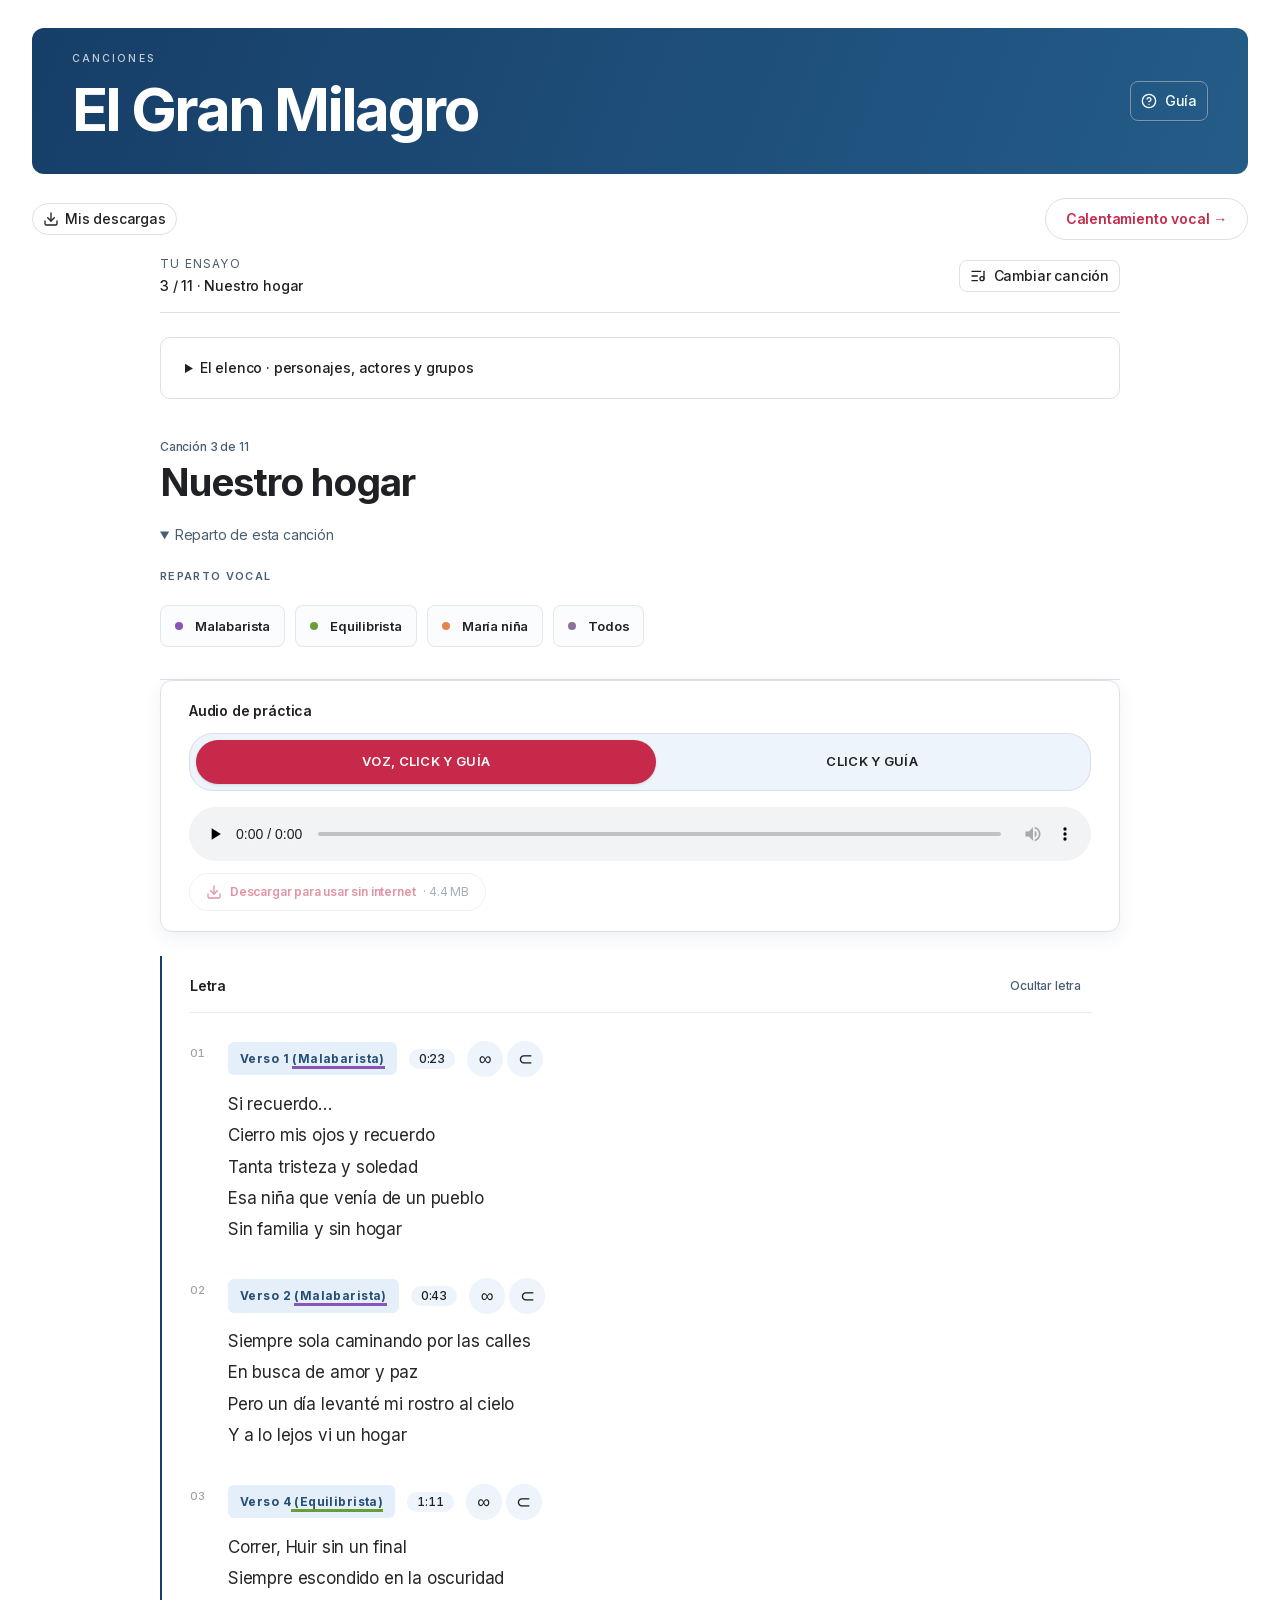
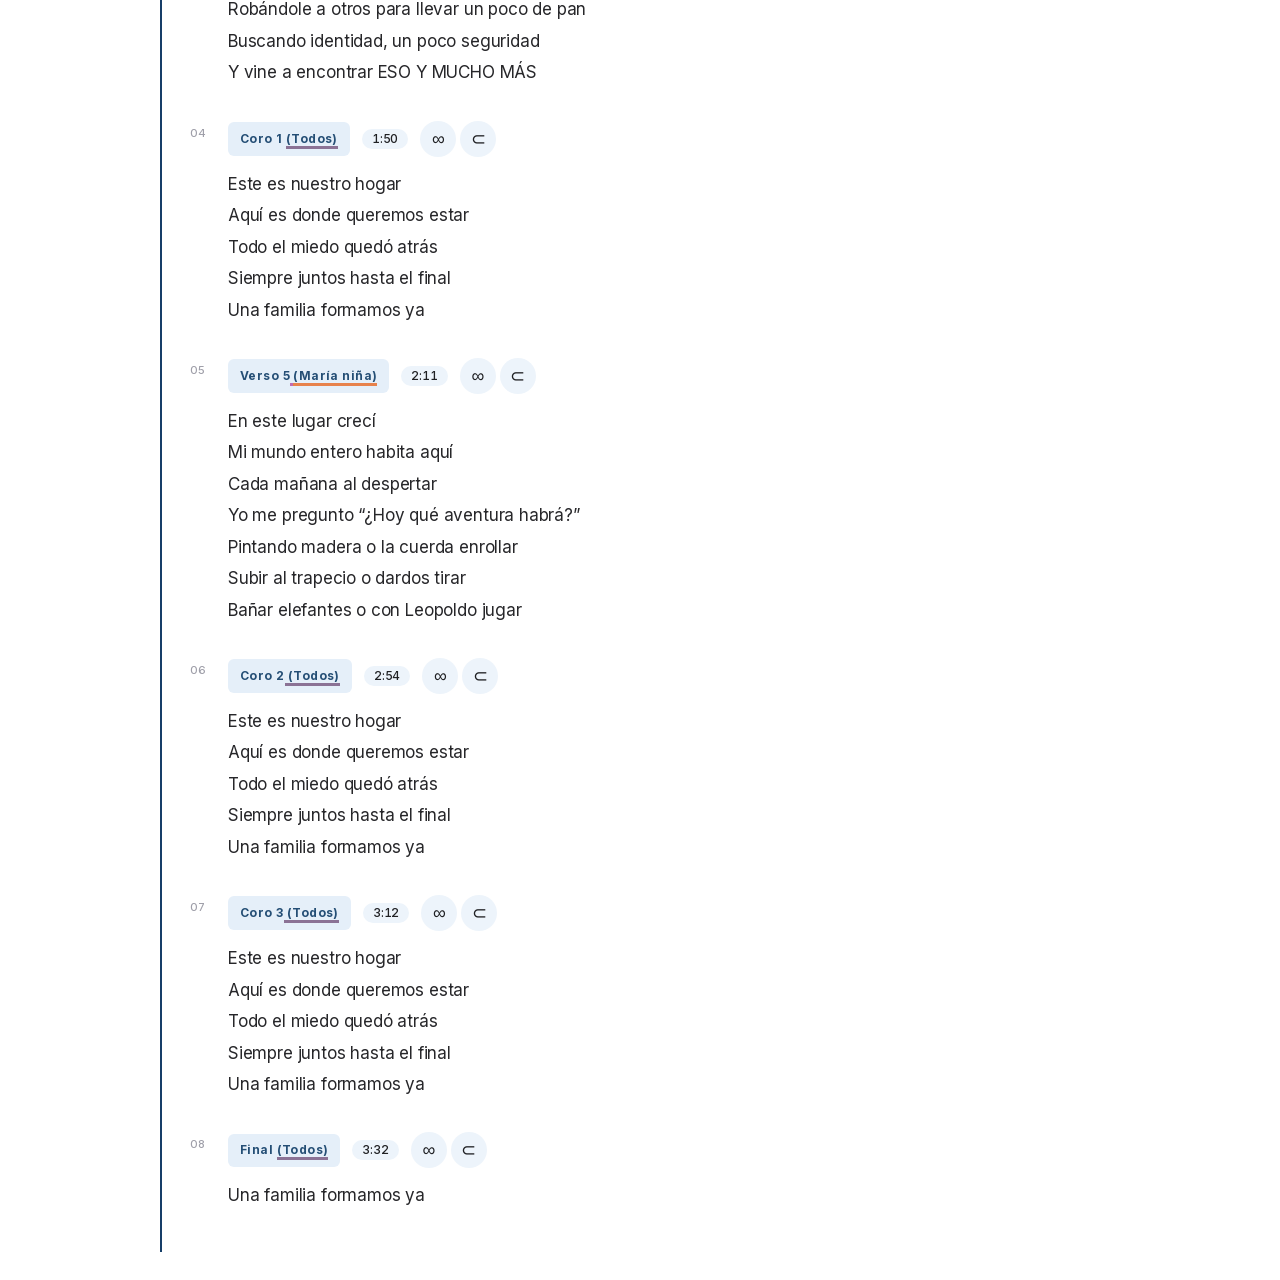
<file: canciones/nuestro-hogar.html>
<!DOCTYPE html><html lang="es"><head><meta charSet="utf-8"/><meta name="viewport" content="width=device-width, initial-scale=1, viewport-fit=cover, interactive-widget=resizes-content"/><link rel="stylesheet" href="/_next/static/css/index.BEedtvM-.css" data-rsc-css-href="/_next/static/css/index.BEedtvM-.css" data-precedence="vite-rsc/importer-resources"/><link rel="modulepreload" fetchPriority="low" href="/_next/static/chunks/index-CF-JqkEj.js"/><script src="/_next/static/chunks/rolldown-runtime-C60lm6uB.js" type="module" async=""></script><script src="/_next/static/chunks/framework-D_rUT4EX.js" type="module" async=""></script><link rel="modulepreload" href="/_next/static/chunks/layout-segment-context-BNFSuTp6.js" crossorigin=""/><link rel="modulepreload" href="/_next/static/chunks/offline-library-BIr3ytCa.js" crossorigin=""/><link rel="modulepreload" href="/_next/static/chunks/cloudflare-analytics-2VRtlP9g.js" crossorigin=""/><link rel="modulepreload" href="/_next/static/chunks/songbook-YNHt-U06.js" crossorigin=""/><title>Nuestro hogar · El Gran Milagro</title><meta name="description" content="Aprende y practica las canciones de El Gran Milagro."/><meta name="application-name" content="Gran Milagro"/><link rel="icon" href="/icons/app-192.png"/><link rel="apple-touch-icon" href="/icons/app-180.png"/><link rel="manifest" href="/manifest.json"/><meta name="mobile-web-app-capable" content="yes"/><meta name="apple-mobile-web-app-title" content="Gran Milagro"/><meta name="apple-mobile-web-app-status-bar-style" content="default"/><meta name="theme-color" content="#163e68"/><script>Object.assign(((self[Symbol.for("vinext.navigationRuntime")]??={bootstrap:{routeManifest:null},functions:{}}).bootstrap.rsc??={rsc:[]}),{params:{"slug":"nuestro-hogar"},nav:{"pathname":"/canciones/nuestro-hogar","searchParams":[]}})</script><link rel="modulepreload" href="/_next/static/chunks/index-CF-JqkEj.js" />
<link rel="preload" href="/_next/static/_vinext_fonts/inter-0c6ec1a12c79/inter-1ab1ad55.woff2" as="font" type="font/woff2" crossorigin />
<link rel="preload" href="/_next/static/_vinext_fonts/geist-mono-00e989178794/geist-mono-013b2f2f.woff2" as="font" type="font/woff2" crossorigin />
<style data-vinext-fonts>/* cyrillic-ext */
@font-face {
  font-family: 'Inter';
  font-style: normal;
  font-weight: 400;
  font-display: swap;
  src: url(/_next/static/_vinext_fonts/inter-0c6ec1a12c79/inter-7249155f.woff2) format('woff2');
  unicode-range: U+0460-052F, U+1C80-1C8A, U+20B4, U+2DE0-2DFF, U+A640-A69F, U+FE2E-FE2F;
}
/* cyrillic */
@font-face {
  font-family: 'Inter';
  font-style: normal;
  font-weight: 400;
  font-display: swap;
  src: url(/_next/static/_vinext_fonts/inter-0c6ec1a12c79/inter-e34c5f1b.woff2) format('woff2');
  unicode-range: U+0301, U+0400-045F, U+0490-0491, U+04B0-04B1, U+2116;
}
/* greek-ext */
@font-face {
  font-family: 'Inter';
  font-style: normal;
  font-weight: 400;
  font-display: swap;
  src: url(/_next/static/_vinext_fonts/inter-0c6ec1a12c79/inter-6e1a6b2b.woff2) format('woff2');
  unicode-range: U+1F00-1FFF;
}
/* greek */
@font-face {
  font-family: 'Inter';
  font-style: normal;
  font-weight: 400;
  font-display: swap;
  src: url(/_next/static/_vinext_fonts/inter-0c6ec1a12c79/inter-656bbed6.woff2) format('woff2');
  unicode-range: U+0370-0377, U+037A-037F, U+0384-038A, U+038C, U+038E-03A1, U+03A3-03FF;
}
/* vietnamese */
@font-face {
  font-family: 'Inter';
  font-style: normal;
  font-weight: 400;
  font-display: swap;
  src: url(/_next/static/_vinext_fonts/inter-0c6ec1a12c79/inter-fc83e075.woff2) format('woff2');
  unicode-range: U+0102-0103, U+0110-0111, U+0128-0129, U+0168-0169, U+01A0-01A1, U+01AF-01B0, U+0300-0301, U+0303-0304, U+0308-0309, U+0323, U+0329, U+1EA0-1EF9, U+20AB;
}
/* latin-ext */
@font-face {
  font-family: 'Inter';
  font-style: normal;
  font-weight: 400;
  font-display: swap;
  src: url(/_next/static/_vinext_fonts/inter-0c6ec1a12c79/inter-749a3084.woff2) format('woff2');
  unicode-range: U+0100-02BA, U+02BD-02C5, U+02C7-02CC, U+02CE-02D7, U+02DD-02FF, U+0304, U+0308, U+0329, U+1D00-1DBF, U+1E00-1E9F, U+1EF2-1EFF, U+2020, U+20A0-20AB, U+20AD-20C0, U+2113, U+2C60-2C7F, U+A720-A7FF;
}
/* latin */
@font-face {
  font-family: 'Inter';
  font-style: normal;
  font-weight: 400;
  font-display: swap;
  src: url(/_next/static/_vinext_fonts/inter-0c6ec1a12c79/inter-1ab1ad55.woff2) format('woff2');
  unicode-range: U+0000-00FF, U+0131, U+0152-0153, U+02BB-02BC, U+02C6, U+02DA, U+02DC, U+0304, U+0308, U+0329, U+2000-206F, U+20AC, U+2122, U+2191, U+2193, U+2212, U+2215, U+FEFF, U+FFFD;
}
/* cyrillic-ext */
@font-face {
  font-family: 'Inter';
  font-style: normal;
  font-weight: 500;
  font-display: swap;
  src: url(/_next/static/_vinext_fonts/inter-0c6ec1a12c79/inter-7249155f.woff2) format('woff2');
  unicode-range: U+0460-052F, U+1C80-1C8A, U+20B4, U+2DE0-2DFF, U+A640-A69F, U+FE2E-FE2F;
}
/* cyrillic */
@font-face {
  font-family: 'Inter';
  font-style: normal;
  font-weight: 500;
  font-display: swap;
  src: url(/_next/static/_vinext_fonts/inter-0c6ec1a12c79/inter-e34c5f1b.woff2) format('woff2');
  unicode-range: U+0301, U+0400-045F, U+0490-0491, U+04B0-04B1, U+2116;
}
/* greek-ext */
@font-face {
  font-family: 'Inter';
  font-style: normal;
  font-weight: 500;
  font-display: swap;
  src: url(/_next/static/_vinext_fonts/inter-0c6ec1a12c79/inter-6e1a6b2b.woff2) format('woff2');
  unicode-range: U+1F00-1FFF;
}
/* greek */
@font-face {
  font-family: 'Inter';
  font-style: normal;
  font-weight: 500;
  font-display: swap;
  src: url(/_next/static/_vinext_fonts/inter-0c6ec1a12c79/inter-656bbed6.woff2) format('woff2');
  unicode-range: U+0370-0377, U+037A-037F, U+0384-038A, U+038C, U+038E-03A1, U+03A3-03FF;
}
/* vietnamese */
@font-face {
  font-family: 'Inter';
  font-style: normal;
  font-weight: 500;
  font-display: swap;
  src: url(/_next/static/_vinext_fonts/inter-0c6ec1a12c79/inter-fc83e075.woff2) format('woff2');
  unicode-range: U+0102-0103, U+0110-0111, U+0128-0129, U+0168-0169, U+01A0-01A1, U+01AF-01B0, U+0300-0301, U+0303-0304, U+0308-0309, U+0323, U+0329, U+1EA0-1EF9, U+20AB;
}
/* latin-ext */
@font-face {
  font-family: 'Inter';
  font-style: normal;
  font-weight: 500;
  font-display: swap;
  src: url(/_next/static/_vinext_fonts/inter-0c6ec1a12c79/inter-749a3084.woff2) format('woff2');
  unicode-range: U+0100-02BA, U+02BD-02C5, U+02C7-02CC, U+02CE-02D7, U+02DD-02FF, U+0304, U+0308, U+0329, U+1D00-1DBF, U+1E00-1E9F, U+1EF2-1EFF, U+2020, U+20A0-20AB, U+20AD-20C0, U+2113, U+2C60-2C7F, U+A720-A7FF;
}
/* latin */
@font-face {
  font-family: 'Inter';
  font-style: normal;
  font-weight: 500;
  font-display: swap;
  src: url(/_next/static/_vinext_fonts/inter-0c6ec1a12c79/inter-1ab1ad55.woff2) format('woff2');
  unicode-range: U+0000-00FF, U+0131, U+0152-0153, U+02BB-02BC, U+02C6, U+02DA, U+02DC, U+0304, U+0308, U+0329, U+2000-206F, U+20AC, U+2122, U+2191, U+2193, U+2212, U+2215, U+FEFF, U+FFFD;
}
/* cyrillic-ext */
@font-face {
  font-family: 'Inter';
  font-style: normal;
  font-weight: 600;
  font-display: swap;
  src: url(/_next/static/_vinext_fonts/inter-0c6ec1a12c79/inter-7249155f.woff2) format('woff2');
  unicode-range: U+0460-052F, U+1C80-1C8A, U+20B4, U+2DE0-2DFF, U+A640-A69F, U+FE2E-FE2F;
}
/* cyrillic */
@font-face {
  font-family: 'Inter';
  font-style: normal;
  font-weight: 600;
  font-display: swap;
  src: url(/_next/static/_vinext_fonts/inter-0c6ec1a12c79/inter-e34c5f1b.woff2) format('woff2');
  unicode-range: U+0301, U+0400-045F, U+0490-0491, U+04B0-04B1, U+2116;
}
/* greek-ext */
@font-face {
  font-family: 'Inter';
  font-style: normal;
  font-weight: 600;
  font-display: swap;
  src: url(/_next/static/_vinext_fonts/inter-0c6ec1a12c79/inter-6e1a6b2b.woff2) format('woff2');
  unicode-range: U+1F00-1FFF;
}
/* greek */
@font-face {
  font-family: 'Inter';
  font-style: normal;
  font-weight: 600;
  font-display: swap;
  src: url(/_next/static/_vinext_fonts/inter-0c6ec1a12c79/inter-656bbed6.woff2) format('woff2');
  unicode-range: U+0370-0377, U+037A-037F, U+0384-038A, U+038C, U+038E-03A1, U+03A3-03FF;
}
/* vietnamese */
@font-face {
  font-family: 'Inter';
  font-style: normal;
  font-weight: 600;
  font-display: swap;
  src: url(/_next/static/_vinext_fonts/inter-0c6ec1a12c79/inter-fc83e075.woff2) format('woff2');
  unicode-range: U+0102-0103, U+0110-0111, U+0128-0129, U+0168-0169, U+01A0-01A1, U+01AF-01B0, U+0300-0301, U+0303-0304, U+0308-0309, U+0323, U+0329, U+1EA0-1EF9, U+20AB;
}
/* latin-ext */
@font-face {
  font-family: 'Inter';
  font-style: normal;
  font-weight: 600;
  font-display: swap;
  src: url(/_next/static/_vinext_fonts/inter-0c6ec1a12c79/inter-749a3084.woff2) format('woff2');
  unicode-range: U+0100-02BA, U+02BD-02C5, U+02C7-02CC, U+02CE-02D7, U+02DD-02FF, U+0304, U+0308, U+0329, U+1D00-1DBF, U+1E00-1E9F, U+1EF2-1EFF, U+2020, U+20A0-20AB, U+20AD-20C0, U+2113, U+2C60-2C7F, U+A720-A7FF;
}
/* latin */
@font-face {
  font-family: 'Inter';
  font-style: normal;
  font-weight: 600;
  font-display: swap;
  src: url(/_next/static/_vinext_fonts/inter-0c6ec1a12c79/inter-1ab1ad55.woff2) format('woff2');
  unicode-range: U+0000-00FF, U+0131, U+0152-0153, U+02BB-02BC, U+02C6, U+02DA, U+02DC, U+0304, U+0308, U+0329, U+2000-206F, U+20AC, U+2122, U+2191, U+2193, U+2212, U+2215, U+FEFF, U+FFFD;
}
/* cyrillic-ext */
@font-face {
  font-family: 'Inter';
  font-style: normal;
  font-weight: 700;
  font-display: swap;
  src: url(/_next/static/_vinext_fonts/inter-0c6ec1a12c79/inter-7249155f.woff2) format('woff2');
  unicode-range: U+0460-052F, U+1C80-1C8A, U+20B4, U+2DE0-2DFF, U+A640-A69F, U+FE2E-FE2F;
}
/* cyrillic */
@font-face {
  font-family: 'Inter';
  font-style: normal;
  font-weight: 700;
  font-display: swap;
  src: url(/_next/static/_vinext_fonts/inter-0c6ec1a12c79/inter-e34c5f1b.woff2) format('woff2');
  unicode-range: U+0301, U+0400-045F, U+0490-0491, U+04B0-04B1, U+2116;
}
/* greek-ext */
@font-face {
  font-family: 'Inter';
  font-style: normal;
  font-weight: 700;
  font-display: swap;
  src: url(/_next/static/_vinext_fonts/inter-0c6ec1a12c79/inter-6e1a6b2b.woff2) format('woff2');
  unicode-range: U+1F00-1FFF;
}
/* greek */
@font-face {
  font-family: 'Inter';
  font-style: normal;
  font-weight: 700;
  font-display: swap;
  src: url(/_next/static/_vinext_fonts/inter-0c6ec1a12c79/inter-656bbed6.woff2) format('woff2');
  unicode-range: U+0370-0377, U+037A-037F, U+0384-038A, U+038C, U+038E-03A1, U+03A3-03FF;
}
/* vietnamese */
@font-face {
  font-family: 'Inter';
  font-style: normal;
  font-weight: 700;
  font-display: swap;
  src: url(/_next/static/_vinext_fonts/inter-0c6ec1a12c79/inter-fc83e075.woff2) format('woff2');
  unicode-range: U+0102-0103, U+0110-0111, U+0128-0129, U+0168-0169, U+01A0-01A1, U+01AF-01B0, U+0300-0301, U+0303-0304, U+0308-0309, U+0323, U+0329, U+1EA0-1EF9, U+20AB;
}
/* latin-ext */
@font-face {
  font-family: 'Inter';
  font-style: normal;
  font-weight: 700;
  font-display: swap;
  src: url(/_next/static/_vinext_fonts/inter-0c6ec1a12c79/inter-749a3084.woff2) format('woff2');
  unicode-range: U+0100-02BA, U+02BD-02C5, U+02C7-02CC, U+02CE-02D7, U+02DD-02FF, U+0304, U+0308, U+0329, U+1D00-1DBF, U+1E00-1E9F, U+1EF2-1EFF, U+2020, U+20A0-20AB, U+20AD-20C0, U+2113, U+2C60-2C7F, U+A720-A7FF;
}
/* latin */
@font-face {
  font-family: 'Inter';
  font-style: normal;
  font-weight: 700;
  font-display: swap;
  src: url(/_next/static/_vinext_fonts/inter-0c6ec1a12c79/inter-1ab1ad55.woff2) format('woff2');
  unicode-range: U+0000-00FF, U+0131, U+0152-0153, U+02BB-02BC, U+02C6, U+02DA, U+02DC, U+0304, U+0308, U+0329, U+2000-206F, U+20AC, U+2122, U+2191, U+2193, U+2212, U+2215, U+FEFF, U+FFFD;
}

@font-face {
  font-family: 'Inter Fallback';
  src: local("Arial");
  ascent-override: 90.44%;
  descent-override: 22.52%;
  line-gap-override: 0.00%;
  size-adjust: 107.12%;
}

.__font_inter_1o594yd { font-family: 'Inter', 'Inter Fallback'; font-style: normal; }

.__variable_inter_1o594yd { --font-inter: 'Inter', 'Inter Fallback'; }

/* cyrillic-ext */
@font-face {
  font-family: 'Geist Mono';
  font-style: normal;
  font-weight: 100 900;
  font-display: swap;
  src: url(/_next/static/_vinext_fonts/geist-mono-00e989178794/geist-mono-f6b33328.woff2) format('woff2');
  unicode-range: U+0460-052F, U+1C80-1C8A, U+20B4, U+2DE0-2DFF, U+A640-A69F, U+FE2E-FE2F;
}
/* cyrillic */
@font-face {
  font-family: 'Geist Mono';
  font-style: normal;
  font-weight: 100 900;
  font-display: swap;
  src: url(/_next/static/_vinext_fonts/geist-mono-00e989178794/geist-mono-44e03052.woff2) format('woff2');
  unicode-range: U+0301, U+0400-045F, U+0490-0491, U+04B0-04B1, U+2116;
}
/* symbols2 */
@font-face {
  font-family: 'Geist Mono';
  font-style: normal;
  font-weight: 100 900;
  font-display: swap;
  src: url(/_next/static/_vinext_fonts/geist-mono-00e989178794/geist-mono-0638449e.woff2) format('woff2');
  unicode-range: U+2000-2001, U+2004-2008, U+200A, U+23B8-23BD, U+2500-259F;
}
/* vietnamese */
@font-face {
  font-family: 'Geist Mono';
  font-style: normal;
  font-weight: 100 900;
  font-display: swap;
  src: url(/_next/static/_vinext_fonts/geist-mono-00e989178794/geist-mono-971fb274.woff2) format('woff2');
  unicode-range: U+0102-0103, U+0110-0111, U+0128-0129, U+0168-0169, U+01A0-01A1, U+01AF-01B0, U+0300-0301, U+0303-0304, U+0308-0309, U+0323, U+0329, U+1EA0-1EF9, U+20AB;
}
/* latin-ext */
@font-face {
  font-family: 'Geist Mono';
  font-style: normal;
  font-weight: 100 900;
  font-display: swap;
  src: url(/_next/static/_vinext_fonts/geist-mono-00e989178794/geist-mono-44745446.woff2) format('woff2');
  unicode-range: U+0100-02BA, U+02BD-02C5, U+02C7-02CC, U+02CE-02D7, U+02DD-02FF, U+0304, U+0308, U+0329, U+1D00-1DBF, U+1E00-1E9F, U+1EF2-1EFF, U+2020, U+20A0-20AB, U+20AD-20C0, U+2113, U+2C60-2C7F, U+A720-A7FF;
}
/* latin */
@font-face {
  font-family: 'Geist Mono';
  font-style: normal;
  font-weight: 100 900;
  font-display: swap;
  src: url(/_next/static/_vinext_fonts/geist-mono-00e989178794/geist-mono-013b2f2f.woff2) format('woff2');
  unicode-range: U+0000-00FF, U+0131, U+0152-0153, U+02BB-02BC, U+02C6, U+02DA, U+02DC, U+0304, U+0308, U+0329, U+2000-206F, U+20AC, U+2122, U+2191, U+2193, U+2212, U+2215, U+FEFF, U+FFFD;
}

@font-face {
  font-family: 'Geist Mono Fallback';
  src: local("Arial");
  ascent-override: 74.67%;
  descent-override: 21.92%;
  line-gap-override: 0.00%;
  size-adjust: 134.59%;
}

.__font_geist_mono_1001rt9 { font-family: 'Geist Mono', 'Geist Mono Fallback'; font-style: normal; }

.__variable_geist_mono_1001rt9 { --font-geist-mono: 'Geist Mono', 'Geist Mono Fallback'; }
</style>
</head><body class="__variable_inter_1o594yd __variable_geist_mono_1001rt9"><main class="min-h-dvh bg-background px-4 py-5 text-foreground sm:px-6 lg:px-8 lg:py-7"><div class="mx-auto max-w-[1320px]"><header class="stage-header mb-5 flex items-center justify-between gap-4 lg:mb-6"><div><p class="mb-1 text-xs font-medium tracking-[0.02em] text-muted-foreground">Canciones</p><h1 class="text-2xl font-bold tracking-[-0.03em] sm:text-[28px]">El Gran Milagro</h1></div><button type="button" tabindex="0" data-slot="dialog-trigger" data-base-ui-click-trigger="" id="base-ui-_R_7oli_" aria-haspopup="dialog" aria-expanded="false" class="group/button inline-flex shrink-0 items-center justify-center rounded-lg border bg-clip-padding text-sm font-medium whitespace-nowrap transition-all outline-none select-none focus-visible:border-ring focus-visible:ring-3 focus-visible:ring-ring/50 active:not-aria-[haspopup]:translate-y-px disabled:pointer-events-none disabled:opacity-50 aria-invalid:border-destructive aria-invalid:ring-3 aria-invalid:ring-destructive/20 dark:aria-invalid:border-destructive/50 dark:aria-invalid:ring-destructive/40 [&amp;_svg]:pointer-events-none [&amp;_svg]:shrink-0 [&amp;_svg:not([class*=&#x27;size-&#x27;])]:size-4 border-border hover:bg-muted hover:text-foreground aria-expanded:bg-muted aria-expanded:text-foreground dark:border-input dark:bg-input/30 dark:hover:bg-input/50 px-2.5 has-data-[icon=inline-end]:pr-2 has-data-[icon=inline-start]:pl-2 h-10 gap-2 bg-card shadow-xs"><svg xmlns="http://www.w3.org/2000/svg" width="24" height="24" viewBox="0 0 24 24" fill="none" stroke="currentColor" stroke-width="2" stroke-linecap="round" stroke-linejoin="round" class="lucide lucide-circle-question-mark" aria-hidden="true"><circle cx="12" cy="12" r="10"></circle><path d="M9.09 9a3 3 0 0 1 5.83 1c0 2-3 3-3 3"></path><path d="M12 17h.01"></path></svg><span class="hidden sm:inline">Guía</span></button></header><div class="mt-5 flex flex-wrap items-center justify-between gap-3"><div class="flex flex-wrap items-center gap-3"><button type="button" tabindex="0" data-slot="dialog-trigger" data-base-ui-click-trigger="" id="base-ui-_R_ul5i_" aria-haspopup="dialog" aria-expanded="false" class="group/button inline-flex shrink-0 items-center justify-center border bg-clip-padding text-sm font-medium whitespace-nowrap transition-all outline-none select-none focus-visible:border-ring focus-visible:ring-3 focus-visible:ring-ring/50 active:not-aria-[haspopup]:translate-y-px disabled:pointer-events-none disabled:opacity-50 aria-invalid:border-destructive aria-invalid:ring-3 aria-invalid:ring-destructive/20 dark:aria-invalid:border-destructive/50 dark:aria-invalid:ring-destructive/40 [&amp;_svg]:pointer-events-none [&amp;_svg]:shrink-0 [&amp;_svg:not([class*=&#x27;size-&#x27;])]:size-4 border-border bg-background hover:bg-muted hover:text-foreground aria-expanded:bg-muted aria-expanded:text-foreground dark:border-input dark:bg-input/30 dark:hover:bg-input/50 h-8 gap-1.5 px-2.5 has-data-[icon=inline-end]:pr-2 has-data-[icon=inline-start]:pl-2 rounded-full"><svg xmlns="http://www.w3.org/2000/svg" width="24" height="24" viewBox="0 0 24 24" fill="none" stroke="currentColor" stroke-width="2" stroke-linecap="round" stroke-linejoin="round" class="lucide lucide-download size-4" aria-hidden="true"><path d="M12 15V3"></path><path d="M21 15v4a2 2 0 0 1-2 2H5a2 2 0 0 1-2-2v-4"></path><path d="m7 10 5 5 5-5"></path></svg>Mis descargas</button></div><a href="/calentamiento" class="rounded-full border bg-card px-5 py-2.5 text-sm font-semibold text-primary transition-colors hover:bg-secondary">Calentamiento vocal →</a></div><nav class="song-navigation" aria-label="Navegación de canciones"><div class="min-w-0"><p class="text-xs uppercase tracking-widest text-muted-foreground">Tu ensayo</p><p class="mt-1 truncate text-sm font-medium">3<!-- --> / <!-- -->11<!-- --> · <!-- -->Nuestro hogar</p></div><button type="button" tabindex="0" data-slot="dialog-trigger" data-base-ui-click-trigger="" id="base-ui-_R_7pli_" aria-haspopup="dialog" aria-expanded="false" class="group/button inline-flex items-center justify-center rounded-lg border bg-clip-padding text-sm font-medium whitespace-nowrap transition-all outline-none select-none focus-visible:border-ring focus-visible:ring-3 focus-visible:ring-ring/50 active:not-aria-[haspopup]:translate-y-px disabled:pointer-events-none disabled:opacity-50 aria-invalid:border-destructive aria-invalid:ring-3 aria-invalid:ring-destructive/20 dark:aria-invalid:border-destructive/50 dark:aria-invalid:ring-destructive/40 [&amp;_svg]:pointer-events-none [&amp;_svg]:shrink-0 [&amp;_svg:not([class*=&#x27;size-&#x27;])]:size-4 border-border bg-background hover:bg-muted hover:text-foreground aria-expanded:bg-muted aria-expanded:text-foreground dark:border-input dark:bg-input/30 dark:hover:bg-input/50 h-8 px-2.5 has-data-[icon=inline-end]:pr-2 has-data-[icon=inline-start]:pl-2 shrink-0 gap-2"><svg xmlns="http://www.w3.org/2000/svg" width="24" height="24" viewBox="0 0 24 24" fill="none" stroke="currentColor" stroke-width="2" stroke-linecap="round" stroke-linejoin="round" class="lucide lucide-list-music size-4" aria-hidden="true"><path d="M16 5H3"></path><path d="M11 12H3"></path><path d="M11 19H3"></path><path d="M21 16V5"></path><circle cx="18" cy="16" r="3"></circle></svg>Cambiar canción</button></nav><div class="mx-auto max-w-[960px]"><details class="mb-4 rounded-xl border bg-card px-5 py-5 text-sm sm:px-6"><summary class="cursor-pointer font-medium">El elenco · personajes, actores y grupos</summary><dl class="mt-5 grid gap-4 sm:grid-cols-2"><div class="flex gap-3"><span aria-hidden="true" class="mt-1.5 size-2 shrink-0 rounded-full" style="background-color:#D99B16"></span><div><dt class="font-semibold">María adulta</dt><dd class="text-muted-foreground"></dd></div></div><div class="flex gap-3"><span aria-hidden="true" class="mt-1.5 size-2 shrink-0 rounded-full" style="background-color:#249AC5"></span><div><dt class="font-semibold">José adulto</dt><dd class="text-muted-foreground"></dd></div></div><div class="flex gap-3"><span aria-hidden="true" class="mt-1.5 size-2 shrink-0 rounded-full" style="background-color:#8855B9"></span><div><dt class="font-semibold">Malabarista</dt><dd class="text-muted-foreground"></dd></div></div><div class="flex gap-3"><span aria-hidden="true" class="mt-1.5 size-2 shrink-0 rounded-full" style="background-color:#689E38"></span><div><dt class="font-semibold">Equilibrista</dt><dd class="text-muted-foreground"></dd></div></div><div class="flex gap-3"><span aria-hidden="true" class="mt-1.5 size-2 shrink-0 rounded-full" style="background-color:#E7824C"></span><div><dt class="font-semibold">María niña</dt><dd class="text-muted-foreground"></dd></div></div><div class="flex gap-3"><span aria-hidden="true" class="mt-1.5 size-2 shrink-0 rounded-full" style="background-color:#14A881"></span><div><dt class="font-semibold">José niño</dt><dd class="text-muted-foreground"></dd></div></div><div class="flex gap-3"><span aria-hidden="true" class="mt-1.5 size-2 shrink-0 rounded-full" style="background-color:#C84848"></span><div><dt class="font-semibold">Showman</dt><dd class="text-muted-foreground"></dd></div></div><div class="flex gap-3"><span aria-hidden="true" class="mt-1.5 size-2 shrink-0 rounded-full" style="background-color:#A83848"></span><div><dt class="font-semibold">Bufón</dt><dd class="text-muted-foreground"></dd></div></div><div class="flex gap-3"><span aria-hidden="true" class="mt-1.5 size-2 shrink-0 rounded-full" style="background-color:#39A4A5"></span><div><dt class="font-semibold">Amiga de María</dt><dd class="text-muted-foreground"></dd></div></div><div class="flex gap-3"><span aria-hidden="true" class="mt-1.5 size-2 shrink-0 rounded-full" style="background-color:#64889A"></span><div><dt class="font-semibold">Hombres</dt><dd class="text-muted-foreground"></dd></div></div><div class="flex gap-3"><span aria-hidden="true" class="mt-1.5 size-2 shrink-0 rounded-full" style="background-color:#986BB0"></span><div><dt class="font-semibold">Mujeres</dt><dd class="text-muted-foreground"></dd></div></div><div class="flex gap-3"><span aria-hidden="true" class="mt-1.5 size-2 shrink-0 rounded-full" style="background-color:#C16BB0"></span><div><dt class="font-semibold">Coro</dt><dd class="text-muted-foreground"></dd></div></div><div class="flex gap-3"><span aria-hidden="true" class="mt-1.5 size-2 shrink-0 rounded-full" style="background-color:#B9589F"></span><div><dt class="font-semibold">Coro 1</dt><dd class="text-muted-foreground"></dd></div></div><div class="flex gap-3"><span aria-hidden="true" class="mt-1.5 size-2 shrink-0 rounded-full" style="background-color:#9362B4"></span><div><dt class="font-semibold">Coro 2</dt><dd class="text-muted-foreground"></dd></div></div><div class="flex gap-3"><span aria-hidden="true" class="mt-1.5 size-2 shrink-0 rounded-full" style="background-color:#8B7295"></span><div><dt class="font-semibold">Todos</dt><dd class="text-muted-foreground"></dd></div></div></dl></details><section class="song-sheet overflow-hidden rounded-xl border bg-card shadow-xs"><div class="border-b px-5 py-5 sm:px-6"><div class="flex flex-wrap items-start justify-between gap-4"><div><p class="text-xs font-medium text-muted-foreground">Canción <!-- -->3<!-- --> de <!-- -->11</p><h2 class="mt-1 text-xl font-bold tracking-[-0.025em] sm:text-2xl">Nuestro hogar</h2><details open="" class="mt-5 text-sm"><summary class="cursor-pointer text-muted-foreground">Reparto de esta canción</summary><div class="mt-6 space-y-5"><p class="text-[11px] font-semibold uppercase tracking-[0.12em] text-muted-foreground">Reparto vocal</p><div><ul class="flex flex-wrap gap-2.5" aria-label="Reparto vocal"><li class="flex items-center gap-3 rounded-lg border border-border/70 bg-muted/30 px-3.5 py-2.5"><span aria-hidden="true" class="size-2 shrink-0 rounded-full" style="background-color:#8855B9"></span><span class="min-w-0"><span class="block text-[13px] font-semibold leading-5 text-foreground">Malabarista</span></span></li><li class="flex items-center gap-3 rounded-lg border border-border/70 bg-muted/30 px-3.5 py-2.5"><span aria-hidden="true" class="size-2 shrink-0 rounded-full" style="background-color:#689E38"></span><span class="min-w-0"><span class="block text-[13px] font-semibold leading-5 text-foreground">Equilibrista</span></span></li><li class="flex items-center gap-3 rounded-lg border border-border/70 bg-muted/30 px-3.5 py-2.5"><span aria-hidden="true" class="size-2 shrink-0 rounded-full" style="background-color:#E7824C"></span><span class="min-w-0"><span class="block text-[13px] font-semibold leading-5 text-foreground">María niña</span></span></li><li class="flex items-center gap-3 rounded-lg border border-border/70 bg-muted/30 px-3.5 py-2.5"><span aria-hidden="true" class="size-2 shrink-0 rounded-full" style="background-color:#8B7295"></span><span class="min-w-0"><span class="block text-[13px] font-semibold leading-5 text-foreground">Todos</span></span></li></ul></div></div></details></div></div></div><section class="border-b bg-muted/20 px-5 py-5 sm:px-7" aria-label="Audios de la canción"><div class="mb-4 space-y-3"><h3 class="text-sm font-semibold">Audio de práctica</h3><fieldset aria-label="Seleccionar voz" class="voice-selector flex min-w-0 flex-wrap gap-1 rounded-3xl border border-border bg-muted p-1.5"><button type="button" aria-pressed="true" class="min-h-11 flex-auto rounded-full px-4 py-2.5 text-xs font-semibold uppercase tracking-wide transition-colors focus-visible:outline-none focus-visible:ring-2 focus-visible:ring-primary focus-visible:ring-offset-2 sm:text-[13px] bg-primary text-white shadow-sm">Voz, click y guía</button><button type="button" aria-pressed="false" class="min-h-11 flex-auto rounded-full px-4 py-2.5 text-xs font-semibold uppercase tracking-wide transition-colors focus-visible:outline-none focus-visible:ring-2 focus-visible:ring-primary focus-visible:ring-offset-2 sm:text-[13px] text-foreground hover:bg-secondary">Click y guía</button></fieldset></div><audio controls="" preload="none" src="/audio/song-03/voz-click-y-guia.mp3" class="w-full" aria-label="Audio: Voz, click y guía" aria-describedby="lyrics-heading"></audio><div class="mt-3 space-y-2 text-xs"><button type="button" disabled="" class="inline-flex items-center gap-2 rounded-full border bg-card px-4 py-2.5 font-semibold text-primary disabled:opacity-50"><svg xmlns="http://www.w3.org/2000/svg" width="24" height="24" viewBox="0 0 24 24" fill="none" stroke="currentColor" stroke-width="2" stroke-linecap="round" stroke-linejoin="round" class="lucide lucide-download size-4" aria-hidden="true"><path d="M12 15V3"></path><path d="M21 15v4a2 2 0 0 1-2 2H5a2 2 0 0 1-2-2v-4"></path><path d="m7 10 5 5 5-5"></path></svg>Descargar para usar sin internet <span class="font-normal text-muted-foreground">· <!-- -->4.4 MB</span></button></div></section><section class="px-5 pb-8 pt-4 sm:px-7 sm:pb-10" aria-labelledby="lyrics-heading"><div class="mb-7 flex items-center justify-between gap-3 border-b border-border/60 pb-3"><h3 id="lyrics-heading" class="text-sm font-semibold">Letra</h3><button type="button" tabindex="0" data-slot="button" class="group/button inline-flex shrink-0 items-center justify-center border border-transparent bg-clip-padding font-medium whitespace-nowrap transition-all outline-none select-none focus-visible:border-ring focus-visible:ring-3 focus-visible:ring-ring/50 active:not-aria-[haspopup]:translate-y-px disabled:pointer-events-none disabled:opacity-50 aria-invalid:border-destructive aria-invalid:ring-3 aria-invalid:ring-destructive/20 dark:aria-invalid:border-destructive/50 dark:aria-invalid:ring-destructive/40 [&amp;_svg]:pointer-events-none [&amp;_svg]:shrink-0 hover:bg-muted hover:text-foreground aria-expanded:bg-muted aria-expanded:text-foreground dark:hover:bg-muted/50 h-7 gap-1 rounded-[min(var(--radius-md),12px)] px-2.5 in-data-[slot=button-group]:rounded-lg has-data-[icon=inline-end]:pr-1.5 has-data-[icon=inline-start]:pl-1.5 [&amp;_svg:not([class*=&#x27;size-&#x27;])]:size-3.5 text-xs text-muted-foreground">Ocultar letra</button></div><div><div data-timing-audio="" class="max-w-[65ch] text-left text-[16px] leading-[1.85] text-zinc-800 sm:text-[17px]"><section class="mb-8 last:mb-0"><div class="grid grid-cols-[22px_minmax(0,1fr)] gap-x-3 sm:gap-x-4"><span aria-hidden="true" class="pt-0.5 text-[11px] font-medium tabular-nums text-zinc-400">01</span><div><div class="mb-3 flex flex-wrap items-center gap-x-3 gap-y-1"><h5 class="text-xs font-semibold leading-6 tracking-wide text-muted-foreground"><span>Verso 1 </span><span style="border-bottom:3px solid #8855B9">(Malabarista)</span></h5></div><p class="break-words"><span>Si recuerdo…</span></p><p class="break-words"><span>Cierro mis ojos y recuerdo</span></p><p class="break-words"><span>Tanta tristeza y soledad</span></p><p class="break-words"><span>Esa niña que venía de un pueblo</span></p><p class="break-words"><span>Sin familia y sin hogar</span></p></div></div></section><section class="mb-8 last:mb-0"><div class="grid grid-cols-[22px_minmax(0,1fr)] gap-x-3 sm:gap-x-4"><span aria-hidden="true" class="pt-0.5 text-[11px] font-medium tabular-nums text-zinc-400">02</span><div><div class="mb-3 flex flex-wrap items-center gap-x-3 gap-y-1"><h5 class="text-xs font-semibold leading-6 tracking-wide text-muted-foreground"><span>Verso 2 </span><span style="border-bottom:3px solid #8855B9">(Malabarista)</span></h5></div><p class="break-words"><span>Siempre sola caminando por las calles</span></p><p class="break-words"><span>En busca de amor y paz</span></p><p class="break-words"><span>Pero un día levanté mi rostro al cielo</span></p><p class="break-words"><span>Y a lo lejos vi un hogar</span></p></div></div></section><section class="mb-8 last:mb-0"><div class="grid grid-cols-[22px_minmax(0,1fr)] gap-x-3 sm:gap-x-4"><span aria-hidden="true" class="pt-0.5 text-[11px] font-medium tabular-nums text-zinc-400">03</span><div><div class="mb-3 flex flex-wrap items-center gap-x-3 gap-y-1"><h5 class="text-xs font-semibold leading-6 tracking-wide text-muted-foreground"><span>Verso 4</span><span style="border-bottom:3px solid #689E38"> (Equilibrista)</span></h5></div><p class="break-words"><span>Correr, Huir sin un final</span></p><p class="break-words"><span>Siempre escondido en la oscuridad</span></p><p class="break-words"><span>Robándole a otros para llevar un poco de pan</span></p><p class="break-words"><span>Buscando identidad, un poco seguridad</span></p><p class="break-words"><span>Y vine a encontrar ESO Y MUCHO MÁS</span></p></div></div></section><section class="mb-8 last:mb-0"><div class="grid grid-cols-[22px_minmax(0,1fr)] gap-x-3 sm:gap-x-4"><span aria-hidden="true" class="pt-0.5 text-[11px] font-medium tabular-nums text-zinc-400">04</span><div><div class="mb-3 flex flex-wrap items-center gap-x-3 gap-y-1"><h5 class="text-xs font-semibold leading-6 tracking-wide text-muted-foreground"><span>Coro 1 </span><span style="border-bottom:3px solid #8B7295">(Todos)</span></h5></div><p class="break-words"><span>Este es nuestro hogar</span></p><p class="break-words"><span>Aquí es donde queremos estar</span></p><p class="break-words"><span>Todo el miedo quedó atrás</span></p><p class="break-words"><span>Siempre juntos hasta el final</span></p><p class="break-words"><span>Una familia formamos ya</span></p></div></div></section><section class="mb-8 last:mb-0"><div class="grid grid-cols-[22px_minmax(0,1fr)] gap-x-3 sm:gap-x-4"><span aria-hidden="true" class="pt-0.5 text-[11px] font-medium tabular-nums text-zinc-400">05</span><div><div class="mb-3 flex flex-wrap items-center gap-x-3 gap-y-1"><h5 class="text-xs font-semibold leading-6 tracking-wide text-muted-foreground"><span>Verso 5</span><span style="border-bottom:3px solid #C16BB0"> </span><span style="border-bottom:3px solid #E7824C">(María niña)</span><span> </span></h5></div><p class="break-words"><span>En este lugar crecí</span></p><p class="break-words"><span>Mi mundo entero habita aquí</span></p><p class="break-words"><span>Cada mañana al despertar</span></p><p class="break-words"><span>Yo me pregunto “¿Hoy qué aventura habrá?”</span></p><p class="break-words"><span>Pintando madera o la cuerda enrollar</span></p><p class="break-words"><span>Subir al trapecio o dardos tirar</span></p><p class="break-words"><span>Bañar elefantes o con Leopoldo jugar</span></p></div></div></section><section class="mb-8 last:mb-0"><div class="grid grid-cols-[22px_minmax(0,1fr)] gap-x-3 sm:gap-x-4"><span aria-hidden="true" class="pt-0.5 text-[11px] font-medium tabular-nums text-zinc-400">06</span><div><div class="mb-3 flex flex-wrap items-center gap-x-3 gap-y-1"><h5 class="text-xs font-semibold leading-6 tracking-wide text-muted-foreground"><span>Coro 2</span><span style="border-bottom:3px solid #8B7295"> (Todos)</span></h5></div><p class="break-words"><span>Este es nuestro hogar</span></p><p class="break-words"><span>Aquí es donde queremos estar</span></p><p class="break-words"><span>Todo el miedo quedó atrás</span></p><p class="break-words"><span>Siempre juntos hasta el final</span></p><p class="break-words"><span>Una familia formamos ya</span></p></div></div></section><section class="mb-8 last:mb-0"><div class="grid grid-cols-[22px_minmax(0,1fr)] gap-x-3 sm:gap-x-4"><span aria-hidden="true" class="pt-0.5 text-[11px] font-medium tabular-nums text-zinc-400">07</span><div><div class="mb-3 flex flex-wrap items-center gap-x-3 gap-y-1"><h5 class="text-xs font-semibold leading-6 tracking-wide text-muted-foreground"><span>Coro 3</span><span style="border-bottom:3px solid #8B7295"> (Todos)</span></h5></div><p class="break-words"><span>Este es nuestro hogar</span></p><p class="break-words"><span>Aquí es donde queremos estar</span></p><p class="break-words"><span>Todo el miedo quedó atrás</span></p><p class="break-words"><span>Siempre juntos hasta el final</span></p><p class="break-words"><span>Una familia formamos ya</span></p></div></div></section><section class="mb-8 last:mb-0"><div class="grid grid-cols-[22px_minmax(0,1fr)] gap-x-3 sm:gap-x-4"><span aria-hidden="true" class="pt-0.5 text-[11px] font-medium tabular-nums text-zinc-400">08</span><div><div class="mb-3 flex flex-wrap items-center gap-x-3 gap-y-1"><h5 class="text-xs font-semibold leading-6 tracking-wide text-muted-foreground"><span>Final </span><span style="border-bottom:3px solid #8B7295">(Todos)</span></h5></div><p class="break-words"><span>Una familia formamos ya</span></p></div></div></section></div></div></section></section></div></div></main><script type="module" src="/_next/static/chunks/index-CF-JqkEj.js" id="_R_" async=""></script><script>((self[Symbol.for("vinext.navigationRuntime")]??={bootstrap:{routeManifest:null},functions:{}}).bootstrap.rsc??={rsc:[]}).rsc.push("0:{\"page:/canciones/nuestro-hogar\":\"$L1\",\"layout:/\":\"$L2\",\"route:/canciones/nuestro-hogar\":\"$L3\",\"__route\":\"route:/canciones/nuestro-hogar\",\"__interceptionContext\":null,\"__layoutIds\":[\"layout:/\"],\"__rootLayout\":\"/\",\"__bfcacheSegmentIdentities\":{\"layout:/\":\"[\\\"layout\\\",\\\"layout:/\\\",\\\"root-boundary:/\\\",\\\"\\\"]\",\"page:/canciones/nuestro-hogar\":\"[\\\"page\\\",\\\"page:/canciones/:slug\\\",\\\"root-boundary:/\\\",\\\"[\\\\\\\"canciones\\\\\\\",\\\\\\\"slug|nuestro-hogar|d\\\\\\\"]\\\"]\"},\"__srcPage\":[\"canciones\",\"[slug]\",\"page\"],\"__layoutFlags\":{\"layout:/\":\"s\"},\"__artifactCompatibility\":{\"schemaVersion\":1,\"graphVersion\":\"app-route-graph:719d7efc953ce9a0\",\"deploymentVersion\":\"0b2941ea-629c-4f3f-9fec-24be850fd952\",\"appElementsSchemaVersion\":1,\"rscPayloadSchemaVersion\":1,\"rootBoundaryId\":\"/\",\"renderEpoch\":null}}\n")</script><script>((self[Symbol.for("vinext.navigationRuntime")]??={bootstrap:{routeManifest:null},functions:{}}).bootstrap.rsc??={rsc:[]}).rsc.push("4:I[\"e89d6a3ac301\",[],\"OfflineProvider\",1]\n")</script><script>((self[Symbol.for("vinext.navigationRuntime")]??={bootstrap:{routeManifest:null},functions:{}}).bootstrap.rsc??={rsc:[]}).rsc.push("5:I[\"8c0f216c4604\",[],\"Children\",1]\n")</script><script>((self[Symbol.for("vinext.navigationRuntime")]??={bootstrap:{routeManifest:null},functions:{}}).bootstrap.rsc??={rsc:[]}).rsc.push("6:I[\"70b75667c4b0\",[],\"CloudflareAnalytics\",1]\n")</script><script>((self[Symbol.for("vinext.navigationRuntime")]??={bootstrap:{routeManifest:null},functions:{}}).bootstrap.rsc??={rsc:[]}).rsc.push("7:I[\"593f344dc510\",[],\"GlobalErrorBoundary\",1]\n")</script><script>((self[Symbol.for("vinext.navigationRuntime")]??={bootstrap:{routeManifest:null},functions:{}}).bootstrap.rsc??={rsc:[]}).rsc.push("8:I[\"0b874ad30386\",[],\"default\",1]\n")</script><script>((self[Symbol.for("vinext.navigationRuntime")]??={bootstrap:{routeManifest:null},functions:{}}).bootstrap.rsc??={rsc:[]}).rsc.push("9:I[\"593f344dc510\",[],\"ErrorBoundary\",1]\n")</script><script>((self[Symbol.for("vinext.navigationRuntime")]??={bootstrap:{routeManifest:null},functions:{}}).bootstrap.rsc??={rsc:[]}).rsc.push("a:I[\"15c18cfaeeff\",[],\"LayoutSegmentProvider\",1]\n")</script><script>((self[Symbol.for("vinext.navigationRuntime")]??={bootstrap:{routeManifest:null},functions:{}}).bootstrap.rsc??={rsc:[]}).rsc.push("b:I[\"8c0f216c4604\",[],\"Slot\",1]\n")</script><script>((self[Symbol.for("vinext.navigationRuntime")]??={bootstrap:{routeManifest:null},functions:{}}).bootstrap.rsc??={rsc:[]}).rsc.push("c:I[\"593f344dc510\",[],\"NotFoundBoundary\",1]\n")</script><script>((self[Symbol.for("vinext.navigationRuntime")]??={bootstrap:{routeManifest:null},functions:{}}).bootstrap.rsc??={rsc:[]}).rsc.push("d:I[\"9276801271d6\",[],\"AppRouterScrollTarget\",1]\n")</script><script>((self[Symbol.for("vinext.navigationRuntime")]??={bootstrap:{routeManifest:null},functions:{}}).bootstrap.rsc??={rsc:[]}).rsc.push("e:I[\"593f344dc510\",[],\"RedirectBoundary\",1]\n")</script><script>((self[Symbol.for("vinext.navigationRuntime")]??={bootstrap:{routeManifest:null},functions:{}}).bootstrap.rsc??={rsc:[]}).rsc.push(":HL[\"/_next/static/css/index.BEedtvM-.css\",\"style\"     ]\n")</script><script>((self[Symbol.for("vinext.navigationRuntime")]??={bootstrap:{routeManifest:null},functions:{}}).bootstrap.rsc??={rsc:[]}).rsc.push("2:[[[\"$\",\"link\",\"css:/_next/static/css/index.BEedtvM-.css\",{\"rel\":\"stylesheet\",\"precedence\":\"vite-rsc/importer-resources\",\"href\":\"/_next/static/css/index.BEedtvM-.css\",\"data-rsc-css-href\":\"/_next/static/css/index.BEedtvM-.css\"}],\"$undefined\"],[\"$\",\"html\",null,{\"lang\":\"es\",\"children\":[\"$\",\"body\",null,{\"className\":\"__variable_inter_1o594yd __variable_geist_mono_1001rt9\",\"children\":[[\"$\",\"$L4\",null,{\"children\":[\"$\",\"$L5\",null,{}]}],[\"$\",\"$L6\",null,{}]]}]}]]\n")</script><script>((self[Symbol.for("vinext.navigationRuntime")]??={bootstrap:{routeManifest:null},functions:{}}).bootstrap.rsc??={rsc:[]}).rsc.push("3:[[[\"$\",\"meta\",null,{\"charSet\":\"utf-8\"}],[[\"$\",\"title\",\"0\",{\"children\":\"Nuestro hogar · El Gran Milagro\"}],[\"$\",\"meta\",\"1\",{\"name\":\"description\",\"content\":\"Aprende y practica las canciones de El Gran Milagro.\"}],[\"$\",\"meta\",\"2\",{\"name\":\"application-name\",\"content\":\"Gran Milagro\"}],[\"$\",\"link\",\"3\",{\"data-vinext-streamed-icon\":\"$undefined\",\"rel\":\"icon\",\"href\":\"/icons/app-192.png\",\"type\":\"$undefined\",\"sizes\":\"$undefined\",\"color\":\"$undefined\",\"media\":\"$undefined\",\"fetchPriority\":\"$undefined\"}],[\"$\",\"link\",\"4\",{\"data-vinext-streamed-icon\":\"$undefined\",\"rel\":\"apple-touch-icon\",\"href\":\"/icons/app-180.png\",\"type\":\"$undefined\",\"sizes\":\"$undefined\",\"color\":\"$undefined\",\"media\":\"$undefined\",\"fetchPriority\":\"$undefined\"}],[\"$\",\"link\",\"5\",{\"rel\":\"manifest\",\"href\":\"/manifest.json\"}],[\"$\",\"meta\",\"6\",{\"name\":\"mobile-web-app-capable\",\"content\":\"yes\"}],[\"$\",\"meta\",\"7\",{\"name\":\"apple-mobile-web-app-title\",\"content\":\"Gran Milagro\"}],[\"$\",\"meta\",\"8\",{\"name\":\"apple-mobile-web-app-status-bar-style\",\"content\":\"default\"}]],[[\"$\",\"meta\",\"0\",{\"name\":\"viewport\",\"content\":\"width=device-width, initial-scale=1, viewport-fit=cover, interactive-widget=resizes-content\"}],[\"$\",\"meta\",\"1\",{\"name\":\"theme-color\",\"content\":\"#163e68\"}]]],[\"$\",\"$L7\",null,{\"fallback\":\"$8\",\"children\":[\"$\",\"$L9\",null,{\"fallback\":\"$8\",\"children\":[\"$\",\"$La\",null,{\"providerId\":\"layout:/\",\"segmentMap\":{\"children\":[\"canciones\",\"nuestro-hogar\"]},\"children\":[\"$\",\"$Lb\",null,{\"id\":\"layout:/\",\"parallelSlots\":\"$undefined\",\"children\":[\"$\",\"$Lc\",null,{\"resetKey\":\"canciones\",\"fallback\":[[\"$\",\"title\",null,{\"children\":\"404: This page could not be found.\"}],[\"$\",\"div\",null,{\"style\":{\"fontFamily\":\"system-ui,\\\"Segoe UI\\\",Roboto,Helvetica,Arial,sans-serif,\\\"Apple Color Emoji\\\",\\\"Segoe UI Emoji\\\"\",\"height\":\"100vh\",\"textAlign\":\"center\",\"display\":\"flex\",\"flexDirection\":\"column\",\"alignItems\":\"center\",\"justifyContent\":\"center\"},\"children\":[\"$\",\"div\",null,{\"children\":[[\"$\",\"style\",null,{\"dangerouslySetInnerHTML\":{\"__html\":\"body{color:#000;background:#fff;margin:0}.next-error-h1{border-right:1px solid rgba(0,0,0,.3)}@media (prefers-color-scheme:dark){body{color:#fff;background:#000}.next-error-h1{border-right:1px solid rgba(255,255,255,.3)}}\"}}],[\"$\",\"h1\",null,{\"className\":\"next-error-h1\",\"style\":{\"display\":\"inline-block\",\"margin\":\"0 20px 0 0\",\"padding\":\"0 23px 0 0\",\"fontSize\":24,\"fontWeight\":500,\"verticalAlign\":\"top\",\"lineHeight\":\"49px\"},\"children\":404}],[\"$\",\"div\",null,{\"style\":{\"display\":\"inline-block\"},\"children\":[\"$\",\"h2\",null,{\"style\":{\"fontSize\":14,\"fontWeight\":400,\"lineHeight\":\"49px\",\"margin\":0},\"children\":\"This page could not be found.\"}]}]]}]}]],\"children\":[\"$\",\"$Ld\",null,{\"children\":[\"$\",\"$Le\",null,{\"children\":[[\"$\",\"$La\",null,{\"providerId\":\"page:/canciones/nuestro-hogar\",\"segmentMap\":{\"children\":[\"__PAGE__\"]},\"children\":[\"$\",\"$Lb\",null,{\"id\":\"page:/canciones/nuestro-hogar\"}]}],null]}]}]}]}]}]}]}],null,null]\n")</script><script>((self[Symbol.for("vinext.navigationRuntime")]??={bootstrap:{routeManifest:null},functions:{}}).bootstrap.rsc??={rsc:[]}).rsc.push("f:I[\"2ba2766584af\",[],\"default\",1]\n")</script><script>((self[Symbol.for("vinext.navigationRuntime")]??={bootstrap:{routeManifest:null},functions:{}}).bootstrap.rsc??={rsc:[]}).rsc.push("1:[\"$\",\"$Lf\",null,{\"initialSongId\":\"song-03\"}]\n")</script><script>Object.assign(((self[Symbol.for("vinext.navigationRuntime")]??={bootstrap:{routeManifest:null},functions:{}}).bootstrap.rsc??={rsc:[]}),{"initialCacheKind":"static"});((self[Symbol.for("vinext.navigationRuntime")]??={bootstrap:{routeManifest:null},functions:{}}).bootstrap.rsc??={rsc:[]}).done=true</script></body></html>
</file>
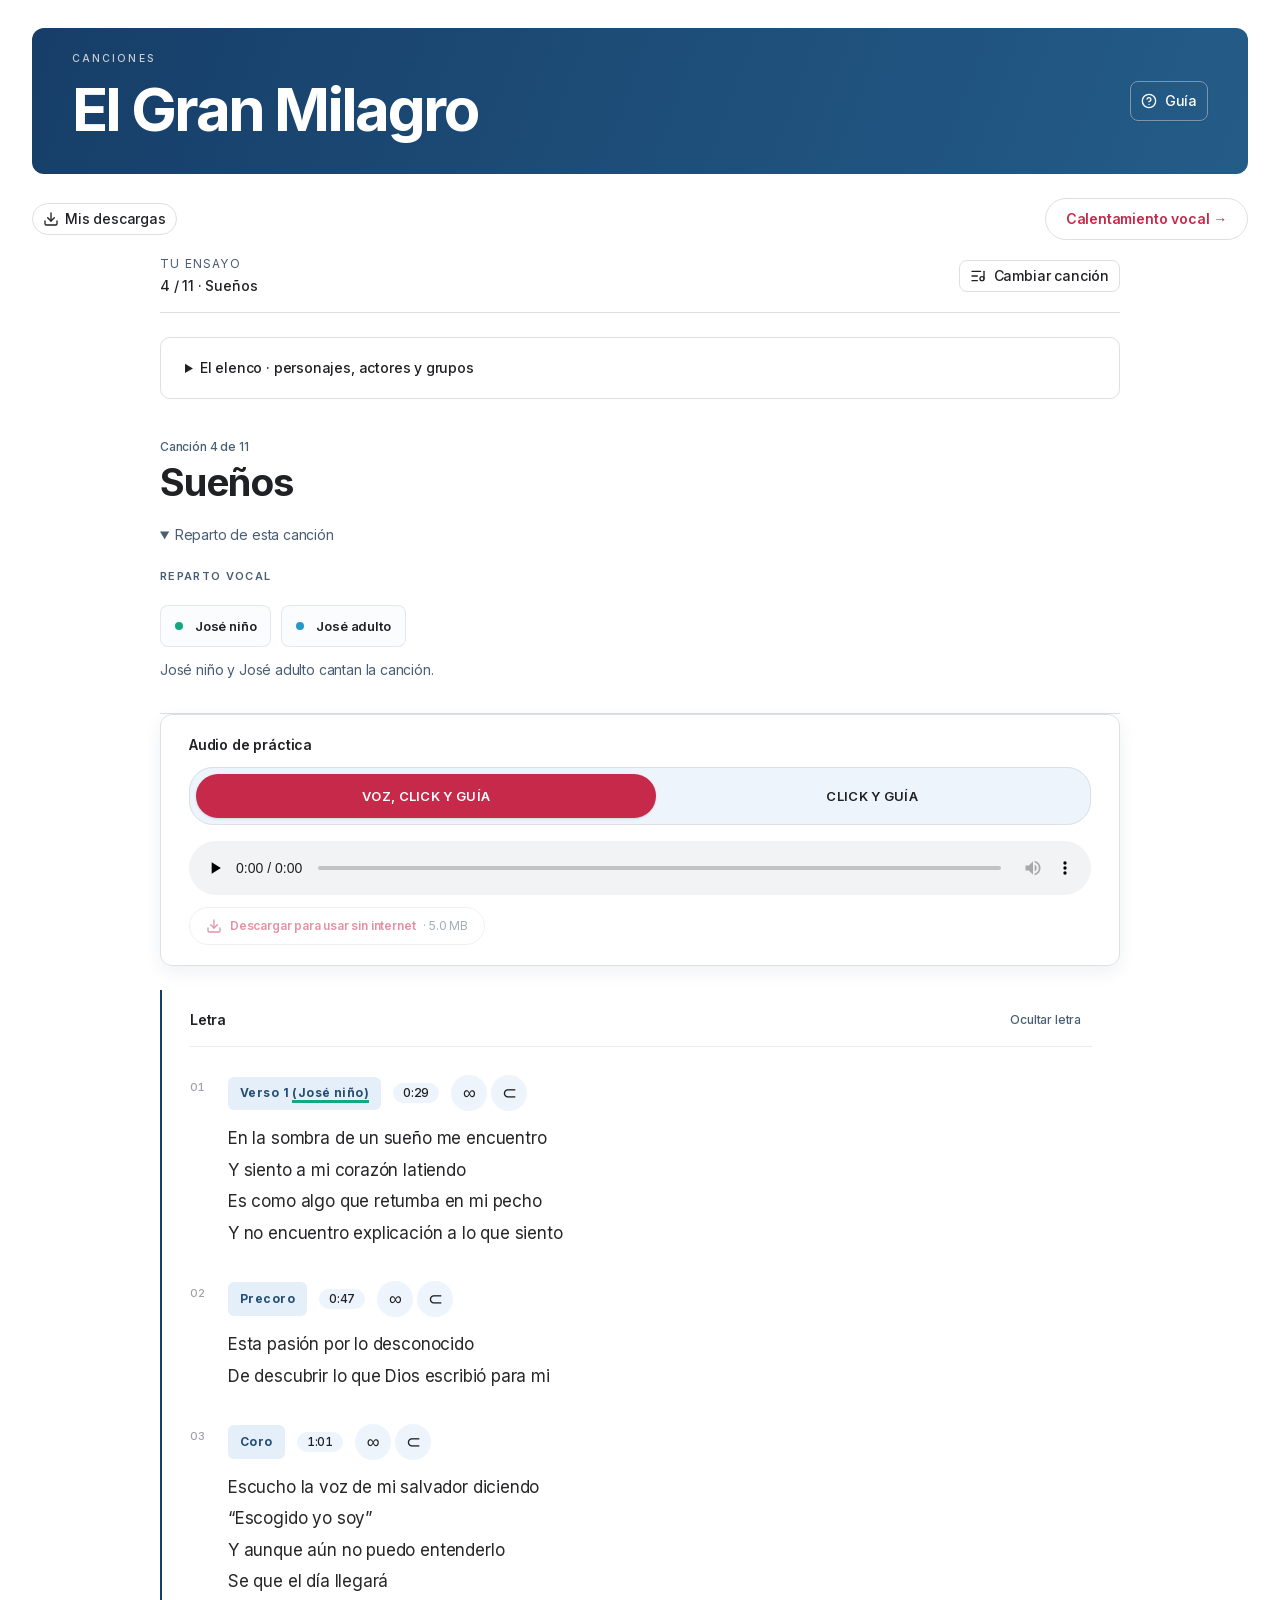
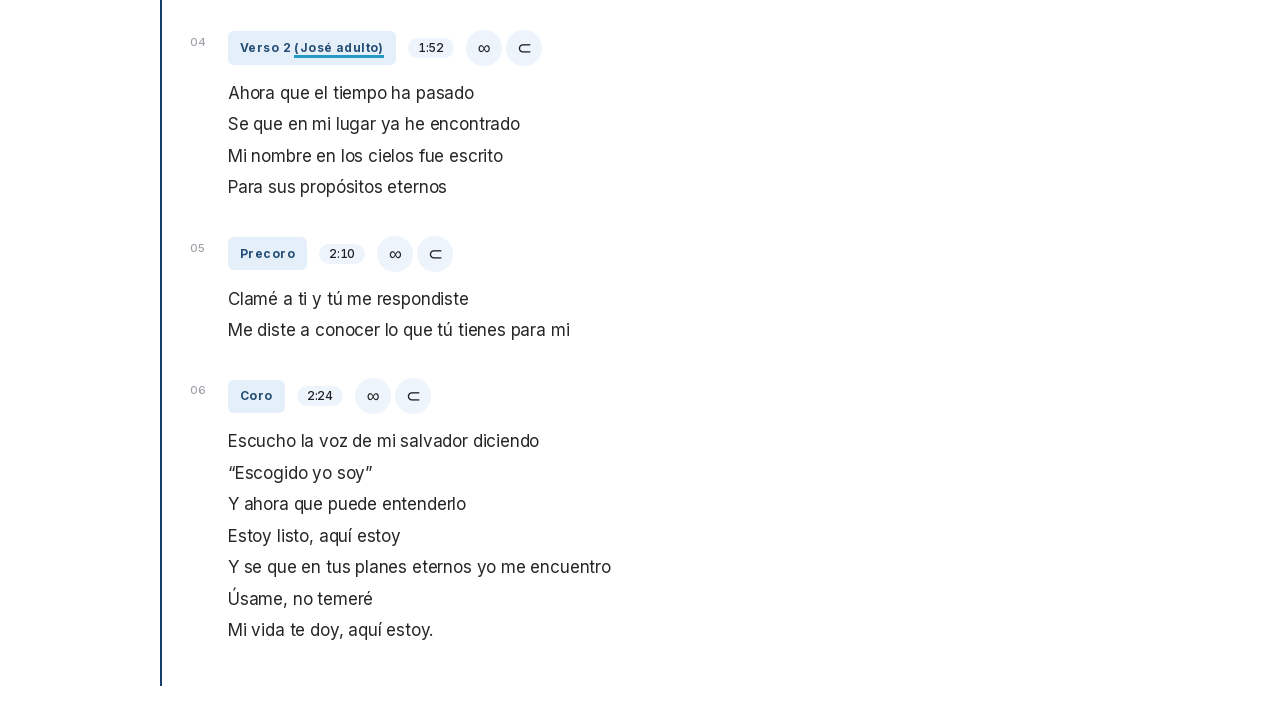
<file: canciones/suenos.html>
<!DOCTYPE html><html lang="es"><head><meta charSet="utf-8"/><meta name="viewport" content="width=device-width, initial-scale=1, viewport-fit=cover, interactive-widget=resizes-content"/><link rel="stylesheet" href="/_next/static/css/index.BEedtvM-.css" data-rsc-css-href="/_next/static/css/index.BEedtvM-.css" data-precedence="vite-rsc/importer-resources"/><link rel="modulepreload" fetchPriority="low" href="/_next/static/chunks/index-CF-JqkEj.js"/><script src="/_next/static/chunks/rolldown-runtime-C60lm6uB.js" type="module" async=""></script><script src="/_next/static/chunks/framework-D_rUT4EX.js" type="module" async=""></script><link rel="modulepreload" href="/_next/static/chunks/layout-segment-context-BNFSuTp6.js" crossorigin=""/><link rel="modulepreload" href="/_next/static/chunks/offline-library-BIr3ytCa.js" crossorigin=""/><link rel="modulepreload" href="/_next/static/chunks/cloudflare-analytics-2VRtlP9g.js" crossorigin=""/><link rel="modulepreload" href="/_next/static/chunks/songbook-YNHt-U06.js" crossorigin=""/><title>Sueños · El Gran Milagro</title><meta name="description" content="Aprende y practica las canciones de El Gran Milagro."/><meta name="application-name" content="Gran Milagro"/><link rel="icon" href="/icons/app-192.png"/><link rel="apple-touch-icon" href="/icons/app-180.png"/><link rel="manifest" href="/manifest.json"/><meta name="mobile-web-app-capable" content="yes"/><meta name="apple-mobile-web-app-title" content="Gran Milagro"/><meta name="apple-mobile-web-app-status-bar-style" content="default"/><meta name="theme-color" content="#163e68"/><script>Object.assign(((self[Symbol.for("vinext.navigationRuntime")]??={bootstrap:{routeManifest:null},functions:{}}).bootstrap.rsc??={rsc:[]}),{params:{"slug":"suenos"},nav:{"pathname":"/canciones/suenos","searchParams":[]}})</script><link rel="modulepreload" href="/_next/static/chunks/index-CF-JqkEj.js" />
<link rel="preload" href="/_next/static/_vinext_fonts/inter-0c6ec1a12c79/inter-1ab1ad55.woff2" as="font" type="font/woff2" crossorigin />
<link rel="preload" href="/_next/static/_vinext_fonts/geist-mono-00e989178794/geist-mono-013b2f2f.woff2" as="font" type="font/woff2" crossorigin />
<style data-vinext-fonts>/* cyrillic-ext */
@font-face {
  font-family: 'Inter';
  font-style: normal;
  font-weight: 400;
  font-display: swap;
  src: url(/_next/static/_vinext_fonts/inter-0c6ec1a12c79/inter-7249155f.woff2) format('woff2');
  unicode-range: U+0460-052F, U+1C80-1C8A, U+20B4, U+2DE0-2DFF, U+A640-A69F, U+FE2E-FE2F;
}
/* cyrillic */
@font-face {
  font-family: 'Inter';
  font-style: normal;
  font-weight: 400;
  font-display: swap;
  src: url(/_next/static/_vinext_fonts/inter-0c6ec1a12c79/inter-e34c5f1b.woff2) format('woff2');
  unicode-range: U+0301, U+0400-045F, U+0490-0491, U+04B0-04B1, U+2116;
}
/* greek-ext */
@font-face {
  font-family: 'Inter';
  font-style: normal;
  font-weight: 400;
  font-display: swap;
  src: url(/_next/static/_vinext_fonts/inter-0c6ec1a12c79/inter-6e1a6b2b.woff2) format('woff2');
  unicode-range: U+1F00-1FFF;
}
/* greek */
@font-face {
  font-family: 'Inter';
  font-style: normal;
  font-weight: 400;
  font-display: swap;
  src: url(/_next/static/_vinext_fonts/inter-0c6ec1a12c79/inter-656bbed6.woff2) format('woff2');
  unicode-range: U+0370-0377, U+037A-037F, U+0384-038A, U+038C, U+038E-03A1, U+03A3-03FF;
}
/* vietnamese */
@font-face {
  font-family: 'Inter';
  font-style: normal;
  font-weight: 400;
  font-display: swap;
  src: url(/_next/static/_vinext_fonts/inter-0c6ec1a12c79/inter-fc83e075.woff2) format('woff2');
  unicode-range: U+0102-0103, U+0110-0111, U+0128-0129, U+0168-0169, U+01A0-01A1, U+01AF-01B0, U+0300-0301, U+0303-0304, U+0308-0309, U+0323, U+0329, U+1EA0-1EF9, U+20AB;
}
/* latin-ext */
@font-face {
  font-family: 'Inter';
  font-style: normal;
  font-weight: 400;
  font-display: swap;
  src: url(/_next/static/_vinext_fonts/inter-0c6ec1a12c79/inter-749a3084.woff2) format('woff2');
  unicode-range: U+0100-02BA, U+02BD-02C5, U+02C7-02CC, U+02CE-02D7, U+02DD-02FF, U+0304, U+0308, U+0329, U+1D00-1DBF, U+1E00-1E9F, U+1EF2-1EFF, U+2020, U+20A0-20AB, U+20AD-20C0, U+2113, U+2C60-2C7F, U+A720-A7FF;
}
/* latin */
@font-face {
  font-family: 'Inter';
  font-style: normal;
  font-weight: 400;
  font-display: swap;
  src: url(/_next/static/_vinext_fonts/inter-0c6ec1a12c79/inter-1ab1ad55.woff2) format('woff2');
  unicode-range: U+0000-00FF, U+0131, U+0152-0153, U+02BB-02BC, U+02C6, U+02DA, U+02DC, U+0304, U+0308, U+0329, U+2000-206F, U+20AC, U+2122, U+2191, U+2193, U+2212, U+2215, U+FEFF, U+FFFD;
}
/* cyrillic-ext */
@font-face {
  font-family: 'Inter';
  font-style: normal;
  font-weight: 500;
  font-display: swap;
  src: url(/_next/static/_vinext_fonts/inter-0c6ec1a12c79/inter-7249155f.woff2) format('woff2');
  unicode-range: U+0460-052F, U+1C80-1C8A, U+20B4, U+2DE0-2DFF, U+A640-A69F, U+FE2E-FE2F;
}
/* cyrillic */
@font-face {
  font-family: 'Inter';
  font-style: normal;
  font-weight: 500;
  font-display: swap;
  src: url(/_next/static/_vinext_fonts/inter-0c6ec1a12c79/inter-e34c5f1b.woff2) format('woff2');
  unicode-range: U+0301, U+0400-045F, U+0490-0491, U+04B0-04B1, U+2116;
}
/* greek-ext */
@font-face {
  font-family: 'Inter';
  font-style: normal;
  font-weight: 500;
  font-display: swap;
  src: url(/_next/static/_vinext_fonts/inter-0c6ec1a12c79/inter-6e1a6b2b.woff2) format('woff2');
  unicode-range: U+1F00-1FFF;
}
/* greek */
@font-face {
  font-family: 'Inter';
  font-style: normal;
  font-weight: 500;
  font-display: swap;
  src: url(/_next/static/_vinext_fonts/inter-0c6ec1a12c79/inter-656bbed6.woff2) format('woff2');
  unicode-range: U+0370-0377, U+037A-037F, U+0384-038A, U+038C, U+038E-03A1, U+03A3-03FF;
}
/* vietnamese */
@font-face {
  font-family: 'Inter';
  font-style: normal;
  font-weight: 500;
  font-display: swap;
  src: url(/_next/static/_vinext_fonts/inter-0c6ec1a12c79/inter-fc83e075.woff2) format('woff2');
  unicode-range: U+0102-0103, U+0110-0111, U+0128-0129, U+0168-0169, U+01A0-01A1, U+01AF-01B0, U+0300-0301, U+0303-0304, U+0308-0309, U+0323, U+0329, U+1EA0-1EF9, U+20AB;
}
/* latin-ext */
@font-face {
  font-family: 'Inter';
  font-style: normal;
  font-weight: 500;
  font-display: swap;
  src: url(/_next/static/_vinext_fonts/inter-0c6ec1a12c79/inter-749a3084.woff2) format('woff2');
  unicode-range: U+0100-02BA, U+02BD-02C5, U+02C7-02CC, U+02CE-02D7, U+02DD-02FF, U+0304, U+0308, U+0329, U+1D00-1DBF, U+1E00-1E9F, U+1EF2-1EFF, U+2020, U+20A0-20AB, U+20AD-20C0, U+2113, U+2C60-2C7F, U+A720-A7FF;
}
/* latin */
@font-face {
  font-family: 'Inter';
  font-style: normal;
  font-weight: 500;
  font-display: swap;
  src: url(/_next/static/_vinext_fonts/inter-0c6ec1a12c79/inter-1ab1ad55.woff2) format('woff2');
  unicode-range: U+0000-00FF, U+0131, U+0152-0153, U+02BB-02BC, U+02C6, U+02DA, U+02DC, U+0304, U+0308, U+0329, U+2000-206F, U+20AC, U+2122, U+2191, U+2193, U+2212, U+2215, U+FEFF, U+FFFD;
}
/* cyrillic-ext */
@font-face {
  font-family: 'Inter';
  font-style: normal;
  font-weight: 600;
  font-display: swap;
  src: url(/_next/static/_vinext_fonts/inter-0c6ec1a12c79/inter-7249155f.woff2) format('woff2');
  unicode-range: U+0460-052F, U+1C80-1C8A, U+20B4, U+2DE0-2DFF, U+A640-A69F, U+FE2E-FE2F;
}
/* cyrillic */
@font-face {
  font-family: 'Inter';
  font-style: normal;
  font-weight: 600;
  font-display: swap;
  src: url(/_next/static/_vinext_fonts/inter-0c6ec1a12c79/inter-e34c5f1b.woff2) format('woff2');
  unicode-range: U+0301, U+0400-045F, U+0490-0491, U+04B0-04B1, U+2116;
}
/* greek-ext */
@font-face {
  font-family: 'Inter';
  font-style: normal;
  font-weight: 600;
  font-display: swap;
  src: url(/_next/static/_vinext_fonts/inter-0c6ec1a12c79/inter-6e1a6b2b.woff2) format('woff2');
  unicode-range: U+1F00-1FFF;
}
/* greek */
@font-face {
  font-family: 'Inter';
  font-style: normal;
  font-weight: 600;
  font-display: swap;
  src: url(/_next/static/_vinext_fonts/inter-0c6ec1a12c79/inter-656bbed6.woff2) format('woff2');
  unicode-range: U+0370-0377, U+037A-037F, U+0384-038A, U+038C, U+038E-03A1, U+03A3-03FF;
}
/* vietnamese */
@font-face {
  font-family: 'Inter';
  font-style: normal;
  font-weight: 600;
  font-display: swap;
  src: url(/_next/static/_vinext_fonts/inter-0c6ec1a12c79/inter-fc83e075.woff2) format('woff2');
  unicode-range: U+0102-0103, U+0110-0111, U+0128-0129, U+0168-0169, U+01A0-01A1, U+01AF-01B0, U+0300-0301, U+0303-0304, U+0308-0309, U+0323, U+0329, U+1EA0-1EF9, U+20AB;
}
/* latin-ext */
@font-face {
  font-family: 'Inter';
  font-style: normal;
  font-weight: 600;
  font-display: swap;
  src: url(/_next/static/_vinext_fonts/inter-0c6ec1a12c79/inter-749a3084.woff2) format('woff2');
  unicode-range: U+0100-02BA, U+02BD-02C5, U+02C7-02CC, U+02CE-02D7, U+02DD-02FF, U+0304, U+0308, U+0329, U+1D00-1DBF, U+1E00-1E9F, U+1EF2-1EFF, U+2020, U+20A0-20AB, U+20AD-20C0, U+2113, U+2C60-2C7F, U+A720-A7FF;
}
/* latin */
@font-face {
  font-family: 'Inter';
  font-style: normal;
  font-weight: 600;
  font-display: swap;
  src: url(/_next/static/_vinext_fonts/inter-0c6ec1a12c79/inter-1ab1ad55.woff2) format('woff2');
  unicode-range: U+0000-00FF, U+0131, U+0152-0153, U+02BB-02BC, U+02C6, U+02DA, U+02DC, U+0304, U+0308, U+0329, U+2000-206F, U+20AC, U+2122, U+2191, U+2193, U+2212, U+2215, U+FEFF, U+FFFD;
}
/* cyrillic-ext */
@font-face {
  font-family: 'Inter';
  font-style: normal;
  font-weight: 700;
  font-display: swap;
  src: url(/_next/static/_vinext_fonts/inter-0c6ec1a12c79/inter-7249155f.woff2) format('woff2');
  unicode-range: U+0460-052F, U+1C80-1C8A, U+20B4, U+2DE0-2DFF, U+A640-A69F, U+FE2E-FE2F;
}
/* cyrillic */
@font-face {
  font-family: 'Inter';
  font-style: normal;
  font-weight: 700;
  font-display: swap;
  src: url(/_next/static/_vinext_fonts/inter-0c6ec1a12c79/inter-e34c5f1b.woff2) format('woff2');
  unicode-range: U+0301, U+0400-045F, U+0490-0491, U+04B0-04B1, U+2116;
}
/* greek-ext */
@font-face {
  font-family: 'Inter';
  font-style: normal;
  font-weight: 700;
  font-display: swap;
  src: url(/_next/static/_vinext_fonts/inter-0c6ec1a12c79/inter-6e1a6b2b.woff2) format('woff2');
  unicode-range: U+1F00-1FFF;
}
/* greek */
@font-face {
  font-family: 'Inter';
  font-style: normal;
  font-weight: 700;
  font-display: swap;
  src: url(/_next/static/_vinext_fonts/inter-0c6ec1a12c79/inter-656bbed6.woff2) format('woff2');
  unicode-range: U+0370-0377, U+037A-037F, U+0384-038A, U+038C, U+038E-03A1, U+03A3-03FF;
}
/* vietnamese */
@font-face {
  font-family: 'Inter';
  font-style: normal;
  font-weight: 700;
  font-display: swap;
  src: url(/_next/static/_vinext_fonts/inter-0c6ec1a12c79/inter-fc83e075.woff2) format('woff2');
  unicode-range: U+0102-0103, U+0110-0111, U+0128-0129, U+0168-0169, U+01A0-01A1, U+01AF-01B0, U+0300-0301, U+0303-0304, U+0308-0309, U+0323, U+0329, U+1EA0-1EF9, U+20AB;
}
/* latin-ext */
@font-face {
  font-family: 'Inter';
  font-style: normal;
  font-weight: 700;
  font-display: swap;
  src: url(/_next/static/_vinext_fonts/inter-0c6ec1a12c79/inter-749a3084.woff2) format('woff2');
  unicode-range: U+0100-02BA, U+02BD-02C5, U+02C7-02CC, U+02CE-02D7, U+02DD-02FF, U+0304, U+0308, U+0329, U+1D00-1DBF, U+1E00-1E9F, U+1EF2-1EFF, U+2020, U+20A0-20AB, U+20AD-20C0, U+2113, U+2C60-2C7F, U+A720-A7FF;
}
/* latin */
@font-face {
  font-family: 'Inter';
  font-style: normal;
  font-weight: 700;
  font-display: swap;
  src: url(/_next/static/_vinext_fonts/inter-0c6ec1a12c79/inter-1ab1ad55.woff2) format('woff2');
  unicode-range: U+0000-00FF, U+0131, U+0152-0153, U+02BB-02BC, U+02C6, U+02DA, U+02DC, U+0304, U+0308, U+0329, U+2000-206F, U+20AC, U+2122, U+2191, U+2193, U+2212, U+2215, U+FEFF, U+FFFD;
}

@font-face {
  font-family: 'Inter Fallback';
  src: local("Arial");
  ascent-override: 90.44%;
  descent-override: 22.52%;
  line-gap-override: 0.00%;
  size-adjust: 107.12%;
}

.__font_inter_1o594yd { font-family: 'Inter', 'Inter Fallback'; font-style: normal; }

.__variable_inter_1o594yd { --font-inter: 'Inter', 'Inter Fallback'; }

/* cyrillic-ext */
@font-face {
  font-family: 'Geist Mono';
  font-style: normal;
  font-weight: 100 900;
  font-display: swap;
  src: url(/_next/static/_vinext_fonts/geist-mono-00e989178794/geist-mono-f6b33328.woff2) format('woff2');
  unicode-range: U+0460-052F, U+1C80-1C8A, U+20B4, U+2DE0-2DFF, U+A640-A69F, U+FE2E-FE2F;
}
/* cyrillic */
@font-face {
  font-family: 'Geist Mono';
  font-style: normal;
  font-weight: 100 900;
  font-display: swap;
  src: url(/_next/static/_vinext_fonts/geist-mono-00e989178794/geist-mono-44e03052.woff2) format('woff2');
  unicode-range: U+0301, U+0400-045F, U+0490-0491, U+04B0-04B1, U+2116;
}
/* symbols2 */
@font-face {
  font-family: 'Geist Mono';
  font-style: normal;
  font-weight: 100 900;
  font-display: swap;
  src: url(/_next/static/_vinext_fonts/geist-mono-00e989178794/geist-mono-0638449e.woff2) format('woff2');
  unicode-range: U+2000-2001, U+2004-2008, U+200A, U+23B8-23BD, U+2500-259F;
}
/* vietnamese */
@font-face {
  font-family: 'Geist Mono';
  font-style: normal;
  font-weight: 100 900;
  font-display: swap;
  src: url(/_next/static/_vinext_fonts/geist-mono-00e989178794/geist-mono-971fb274.woff2) format('woff2');
  unicode-range: U+0102-0103, U+0110-0111, U+0128-0129, U+0168-0169, U+01A0-01A1, U+01AF-01B0, U+0300-0301, U+0303-0304, U+0308-0309, U+0323, U+0329, U+1EA0-1EF9, U+20AB;
}
/* latin-ext */
@font-face {
  font-family: 'Geist Mono';
  font-style: normal;
  font-weight: 100 900;
  font-display: swap;
  src: url(/_next/static/_vinext_fonts/geist-mono-00e989178794/geist-mono-44745446.woff2) format('woff2');
  unicode-range: U+0100-02BA, U+02BD-02C5, U+02C7-02CC, U+02CE-02D7, U+02DD-02FF, U+0304, U+0308, U+0329, U+1D00-1DBF, U+1E00-1E9F, U+1EF2-1EFF, U+2020, U+20A0-20AB, U+20AD-20C0, U+2113, U+2C60-2C7F, U+A720-A7FF;
}
/* latin */
@font-face {
  font-family: 'Geist Mono';
  font-style: normal;
  font-weight: 100 900;
  font-display: swap;
  src: url(/_next/static/_vinext_fonts/geist-mono-00e989178794/geist-mono-013b2f2f.woff2) format('woff2');
  unicode-range: U+0000-00FF, U+0131, U+0152-0153, U+02BB-02BC, U+02C6, U+02DA, U+02DC, U+0304, U+0308, U+0329, U+2000-206F, U+20AC, U+2122, U+2191, U+2193, U+2212, U+2215, U+FEFF, U+FFFD;
}

@font-face {
  font-family: 'Geist Mono Fallback';
  src: local("Arial");
  ascent-override: 74.67%;
  descent-override: 21.92%;
  line-gap-override: 0.00%;
  size-adjust: 134.59%;
}

.__font_geist_mono_1001rt9 { font-family: 'Geist Mono', 'Geist Mono Fallback'; font-style: normal; }

.__variable_geist_mono_1001rt9 { --font-geist-mono: 'Geist Mono', 'Geist Mono Fallback'; }
</style>
</head><body class="__variable_inter_1o594yd __variable_geist_mono_1001rt9"><main class="min-h-dvh bg-background px-4 py-5 text-foreground sm:px-6 lg:px-8 lg:py-7"><div class="mx-auto max-w-[1320px]"><header class="stage-header mb-5 flex items-center justify-between gap-4 lg:mb-6"><div><p class="mb-1 text-xs font-medium tracking-[0.02em] text-muted-foreground">Canciones</p><h1 class="text-2xl font-bold tracking-[-0.03em] sm:text-[28px]">El Gran Milagro</h1></div><button type="button" tabindex="0" data-slot="dialog-trigger" data-base-ui-click-trigger="" id="base-ui-_R_7oli_" aria-haspopup="dialog" aria-expanded="false" class="group/button inline-flex shrink-0 items-center justify-center rounded-lg border bg-clip-padding text-sm font-medium whitespace-nowrap transition-all outline-none select-none focus-visible:border-ring focus-visible:ring-3 focus-visible:ring-ring/50 active:not-aria-[haspopup]:translate-y-px disabled:pointer-events-none disabled:opacity-50 aria-invalid:border-destructive aria-invalid:ring-3 aria-invalid:ring-destructive/20 dark:aria-invalid:border-destructive/50 dark:aria-invalid:ring-destructive/40 [&amp;_svg]:pointer-events-none [&amp;_svg]:shrink-0 [&amp;_svg:not([class*=&#x27;size-&#x27;])]:size-4 border-border hover:bg-muted hover:text-foreground aria-expanded:bg-muted aria-expanded:text-foreground dark:border-input dark:bg-input/30 dark:hover:bg-input/50 px-2.5 has-data-[icon=inline-end]:pr-2 has-data-[icon=inline-start]:pl-2 h-10 gap-2 bg-card shadow-xs"><svg xmlns="http://www.w3.org/2000/svg" width="24" height="24" viewBox="0 0 24 24" fill="none" stroke="currentColor" stroke-width="2" stroke-linecap="round" stroke-linejoin="round" class="lucide lucide-circle-question-mark" aria-hidden="true"><circle cx="12" cy="12" r="10"></circle><path d="M9.09 9a3 3 0 0 1 5.83 1c0 2-3 3-3 3"></path><path d="M12 17h.01"></path></svg><span class="hidden sm:inline">Guía</span></button></header><div class="mt-5 flex flex-wrap items-center justify-between gap-3"><div class="flex flex-wrap items-center gap-3"><button type="button" tabindex="0" data-slot="dialog-trigger" data-base-ui-click-trigger="" id="base-ui-_R_ul5i_" aria-haspopup="dialog" aria-expanded="false" class="group/button inline-flex shrink-0 items-center justify-center border bg-clip-padding text-sm font-medium whitespace-nowrap transition-all outline-none select-none focus-visible:border-ring focus-visible:ring-3 focus-visible:ring-ring/50 active:not-aria-[haspopup]:translate-y-px disabled:pointer-events-none disabled:opacity-50 aria-invalid:border-destructive aria-invalid:ring-3 aria-invalid:ring-destructive/20 dark:aria-invalid:border-destructive/50 dark:aria-invalid:ring-destructive/40 [&amp;_svg]:pointer-events-none [&amp;_svg]:shrink-0 [&amp;_svg:not([class*=&#x27;size-&#x27;])]:size-4 border-border bg-background hover:bg-muted hover:text-foreground aria-expanded:bg-muted aria-expanded:text-foreground dark:border-input dark:bg-input/30 dark:hover:bg-input/50 h-8 gap-1.5 px-2.5 has-data-[icon=inline-end]:pr-2 has-data-[icon=inline-start]:pl-2 rounded-full"><svg xmlns="http://www.w3.org/2000/svg" width="24" height="24" viewBox="0 0 24 24" fill="none" stroke="currentColor" stroke-width="2" stroke-linecap="round" stroke-linejoin="round" class="lucide lucide-download size-4" aria-hidden="true"><path d="M12 15V3"></path><path d="M21 15v4a2 2 0 0 1-2 2H5a2 2 0 0 1-2-2v-4"></path><path d="m7 10 5 5 5-5"></path></svg>Mis descargas</button></div><a href="/calentamiento" class="rounded-full border bg-card px-5 py-2.5 text-sm font-semibold text-primary transition-colors hover:bg-secondary">Calentamiento vocal →</a></div><nav class="song-navigation" aria-label="Navegación de canciones"><div class="min-w-0"><p class="text-xs uppercase tracking-widest text-muted-foreground">Tu ensayo</p><p class="mt-1 truncate text-sm font-medium">4<!-- --> / <!-- -->11<!-- --> · <!-- -->Sueños</p></div><button type="button" tabindex="0" data-slot="dialog-trigger" data-base-ui-click-trigger="" id="base-ui-_R_7pli_" aria-haspopup="dialog" aria-expanded="false" class="group/button inline-flex items-center justify-center rounded-lg border bg-clip-padding text-sm font-medium whitespace-nowrap transition-all outline-none select-none focus-visible:border-ring focus-visible:ring-3 focus-visible:ring-ring/50 active:not-aria-[haspopup]:translate-y-px disabled:pointer-events-none disabled:opacity-50 aria-invalid:border-destructive aria-invalid:ring-3 aria-invalid:ring-destructive/20 dark:aria-invalid:border-destructive/50 dark:aria-invalid:ring-destructive/40 [&amp;_svg]:pointer-events-none [&amp;_svg]:shrink-0 [&amp;_svg:not([class*=&#x27;size-&#x27;])]:size-4 border-border bg-background hover:bg-muted hover:text-foreground aria-expanded:bg-muted aria-expanded:text-foreground dark:border-input dark:bg-input/30 dark:hover:bg-input/50 h-8 px-2.5 has-data-[icon=inline-end]:pr-2 has-data-[icon=inline-start]:pl-2 shrink-0 gap-2"><svg xmlns="http://www.w3.org/2000/svg" width="24" height="24" viewBox="0 0 24 24" fill="none" stroke="currentColor" stroke-width="2" stroke-linecap="round" stroke-linejoin="round" class="lucide lucide-list-music size-4" aria-hidden="true"><path d="M16 5H3"></path><path d="M11 12H3"></path><path d="M11 19H3"></path><path d="M21 16V5"></path><circle cx="18" cy="16" r="3"></circle></svg>Cambiar canción</button></nav><div class="mx-auto max-w-[960px]"><details class="mb-4 rounded-xl border bg-card px-5 py-5 text-sm sm:px-6"><summary class="cursor-pointer font-medium">El elenco · personajes, actores y grupos</summary><dl class="mt-5 grid gap-4 sm:grid-cols-2"><div class="flex gap-3"><span aria-hidden="true" class="mt-1.5 size-2 shrink-0 rounded-full" style="background-color:#D99B16"></span><div><dt class="font-semibold">María adulta</dt><dd class="text-muted-foreground"></dd></div></div><div class="flex gap-3"><span aria-hidden="true" class="mt-1.5 size-2 shrink-0 rounded-full" style="background-color:#249AC5"></span><div><dt class="font-semibold">José adulto</dt><dd class="text-muted-foreground"></dd></div></div><div class="flex gap-3"><span aria-hidden="true" class="mt-1.5 size-2 shrink-0 rounded-full" style="background-color:#8855B9"></span><div><dt class="font-semibold">Malabarista</dt><dd class="text-muted-foreground"></dd></div></div><div class="flex gap-3"><span aria-hidden="true" class="mt-1.5 size-2 shrink-0 rounded-full" style="background-color:#689E38"></span><div><dt class="font-semibold">Equilibrista</dt><dd class="text-muted-foreground"></dd></div></div><div class="flex gap-3"><span aria-hidden="true" class="mt-1.5 size-2 shrink-0 rounded-full" style="background-color:#E7824C"></span><div><dt class="font-semibold">María niña</dt><dd class="text-muted-foreground"></dd></div></div><div class="flex gap-3"><span aria-hidden="true" class="mt-1.5 size-2 shrink-0 rounded-full" style="background-color:#14A881"></span><div><dt class="font-semibold">José niño</dt><dd class="text-muted-foreground"></dd></div></div><div class="flex gap-3"><span aria-hidden="true" class="mt-1.5 size-2 shrink-0 rounded-full" style="background-color:#C84848"></span><div><dt class="font-semibold">Showman</dt><dd class="text-muted-foreground"></dd></div></div><div class="flex gap-3"><span aria-hidden="true" class="mt-1.5 size-2 shrink-0 rounded-full" style="background-color:#A83848"></span><div><dt class="font-semibold">Bufón</dt><dd class="text-muted-foreground"></dd></div></div><div class="flex gap-3"><span aria-hidden="true" class="mt-1.5 size-2 shrink-0 rounded-full" style="background-color:#39A4A5"></span><div><dt class="font-semibold">Amiga de María</dt><dd class="text-muted-foreground"></dd></div></div><div class="flex gap-3"><span aria-hidden="true" class="mt-1.5 size-2 shrink-0 rounded-full" style="background-color:#64889A"></span><div><dt class="font-semibold">Hombres</dt><dd class="text-muted-foreground"></dd></div></div><div class="flex gap-3"><span aria-hidden="true" class="mt-1.5 size-2 shrink-0 rounded-full" style="background-color:#986BB0"></span><div><dt class="font-semibold">Mujeres</dt><dd class="text-muted-foreground"></dd></div></div><div class="flex gap-3"><span aria-hidden="true" class="mt-1.5 size-2 shrink-0 rounded-full" style="background-color:#C16BB0"></span><div><dt class="font-semibold">Coro</dt><dd class="text-muted-foreground"></dd></div></div><div class="flex gap-3"><span aria-hidden="true" class="mt-1.5 size-2 shrink-0 rounded-full" style="background-color:#B9589F"></span><div><dt class="font-semibold">Coro 1</dt><dd class="text-muted-foreground"></dd></div></div><div class="flex gap-3"><span aria-hidden="true" class="mt-1.5 size-2 shrink-0 rounded-full" style="background-color:#9362B4"></span><div><dt class="font-semibold">Coro 2</dt><dd class="text-muted-foreground"></dd></div></div><div class="flex gap-3"><span aria-hidden="true" class="mt-1.5 size-2 shrink-0 rounded-full" style="background-color:#8B7295"></span><div><dt class="font-semibold">Todos</dt><dd class="text-muted-foreground"></dd></div></div></dl></details><section class="song-sheet overflow-hidden rounded-xl border bg-card shadow-xs"><div class="border-b px-5 py-5 sm:px-6"><div class="flex flex-wrap items-start justify-between gap-4"><div><p class="text-xs font-medium text-muted-foreground">Canción <!-- -->4<!-- --> de <!-- -->11</p><h2 class="mt-1 text-xl font-bold tracking-[-0.025em] sm:text-2xl">Sueños</h2><details open="" class="mt-5 text-sm"><summary class="cursor-pointer text-muted-foreground">Reparto de esta canción</summary><div class="mt-6 space-y-5"><p class="text-[11px] font-semibold uppercase tracking-[0.12em] text-muted-foreground">Reparto vocal</p><div><ul class="flex flex-wrap gap-2.5" aria-label="Reparto vocal"><li class="flex items-center gap-3 rounded-lg border border-border/70 bg-muted/30 px-3.5 py-2.5"><span aria-hidden="true" class="size-2 shrink-0 rounded-full" style="background-color:#14A881"></span><span class="min-w-0"><span class="block text-[13px] font-semibold leading-5 text-foreground">José niño</span></span></li><li class="flex items-center gap-3 rounded-lg border border-border/70 bg-muted/30 px-3.5 py-2.5"><span aria-hidden="true" class="size-2 shrink-0 rounded-full" style="background-color:#249AC5"></span><span class="min-w-0"><span class="block text-[13px] font-semibold leading-5 text-foreground">José adulto</span></span></li></ul><p class="mt-3 text-sm leading-relaxed text-muted-foreground">José niño y José adulto cantan la canción.</p></div></div></details></div></div></div><section class="border-b bg-muted/20 px-5 py-5 sm:px-7" aria-label="Audios de la canción"><div class="mb-4 space-y-3"><h3 class="text-sm font-semibold">Audio de práctica</h3><fieldset aria-label="Seleccionar voz" class="voice-selector flex min-w-0 flex-wrap gap-1 rounded-3xl border border-border bg-muted p-1.5"><button type="button" aria-pressed="true" class="min-h-11 flex-auto rounded-full px-4 py-2.5 text-xs font-semibold uppercase tracking-wide transition-colors focus-visible:outline-none focus-visible:ring-2 focus-visible:ring-primary focus-visible:ring-offset-2 sm:text-[13px] bg-primary text-white shadow-sm">Voz, click y guía</button><button type="button" aria-pressed="false" class="min-h-11 flex-auto rounded-full px-4 py-2.5 text-xs font-semibold uppercase tracking-wide transition-colors focus-visible:outline-none focus-visible:ring-2 focus-visible:ring-primary focus-visible:ring-offset-2 sm:text-[13px] text-foreground hover:bg-secondary">Click y Guía</button></fieldset></div><audio controls="" preload="none" src="/audio/song-04/voz-click-y-guia.mp3" class="w-full" aria-label="Audio: Voz, click y guía" aria-describedby="lyrics-heading"></audio><div class="mt-3 space-y-2 text-xs"><button type="button" disabled="" class="inline-flex items-center gap-2 rounded-full border bg-card px-4 py-2.5 font-semibold text-primary disabled:opacity-50"><svg xmlns="http://www.w3.org/2000/svg" width="24" height="24" viewBox="0 0 24 24" fill="none" stroke="currentColor" stroke-width="2" stroke-linecap="round" stroke-linejoin="round" class="lucide lucide-download size-4" aria-hidden="true"><path d="M12 15V3"></path><path d="M21 15v4a2 2 0 0 1-2 2H5a2 2 0 0 1-2-2v-4"></path><path d="m7 10 5 5 5-5"></path></svg>Descargar para usar sin internet <span class="font-normal text-muted-foreground">· <!-- -->5.0 MB</span></button></div></section><section class="px-5 pb-8 pt-4 sm:px-7 sm:pb-10" aria-labelledby="lyrics-heading"><div class="mb-7 flex items-center justify-between gap-3 border-b border-border/60 pb-3"><h3 id="lyrics-heading" class="text-sm font-semibold">Letra</h3><button type="button" tabindex="0" data-slot="button" class="group/button inline-flex shrink-0 items-center justify-center border border-transparent bg-clip-padding font-medium whitespace-nowrap transition-all outline-none select-none focus-visible:border-ring focus-visible:ring-3 focus-visible:ring-ring/50 active:not-aria-[haspopup]:translate-y-px disabled:pointer-events-none disabled:opacity-50 aria-invalid:border-destructive aria-invalid:ring-3 aria-invalid:ring-destructive/20 dark:aria-invalid:border-destructive/50 dark:aria-invalid:ring-destructive/40 [&amp;_svg]:pointer-events-none [&amp;_svg]:shrink-0 hover:bg-muted hover:text-foreground aria-expanded:bg-muted aria-expanded:text-foreground dark:hover:bg-muted/50 h-7 gap-1 rounded-[min(var(--radius-md),12px)] px-2.5 in-data-[slot=button-group]:rounded-lg has-data-[icon=inline-end]:pr-1.5 has-data-[icon=inline-start]:pl-1.5 [&amp;_svg:not([class*=&#x27;size-&#x27;])]:size-3.5 text-xs text-muted-foreground">Ocultar letra</button></div><div><div data-timing-audio="" class="max-w-[65ch] text-left text-[16px] leading-[1.85] text-zinc-800 sm:text-[17px]"><section class="mb-8 last:mb-0"><div class="grid grid-cols-[22px_minmax(0,1fr)] gap-x-3 sm:gap-x-4"><span aria-hidden="true" class="pt-0.5 text-[11px] font-medium tabular-nums text-zinc-400">01</span><div><div class="mb-3 flex flex-wrap items-center gap-x-3 gap-y-1"><h5 class="text-xs font-semibold leading-6 tracking-wide text-muted-foreground"><span>Verso 1</span><span> </span><span style="border-bottom:3px solid #14A881">(José niño)</span></h5></div><p class="break-words"><span>En la sombra de un sueño me encuentro</span></p><p class="break-words"><span>Y siento a mi corazón latiendo</span></p><p class="break-words"><span>Es como algo que retumba en mi pecho</span></p><p class="break-words"><span>Y no encuentro explicación a lo que siento</span></p></div></div></section><section class="mb-8 last:mb-0"><div class="grid grid-cols-[22px_minmax(0,1fr)] gap-x-3 sm:gap-x-4"><span aria-hidden="true" class="pt-0.5 text-[11px] font-medium tabular-nums text-zinc-400">02</span><div><div class="mb-3 flex flex-wrap items-center gap-x-3 gap-y-1"><h5 class="text-xs font-semibold leading-6 tracking-wide text-muted-foreground"><span>Precoro</span></h5></div><p class="break-words"><span>Esta pasión por lo desconocido</span></p><p class="break-words"><span>De descubrir lo que Dios escribió para mi</span></p></div></div></section><section class="mb-8 last:mb-0"><div class="grid grid-cols-[22px_minmax(0,1fr)] gap-x-3 sm:gap-x-4"><span aria-hidden="true" class="pt-0.5 text-[11px] font-medium tabular-nums text-zinc-400">03</span><div><div class="mb-3 flex flex-wrap items-center gap-x-3 gap-y-1"><h5 class="text-xs font-semibold leading-6 tracking-wide text-muted-foreground"><span>Coro</span></h5></div><p class="break-words"><span>Escucho la voz de mi salvador diciendo</span></p><p class="break-words"><span>“Escogido yo soy”</span></p><p class="break-words"><span>Y aunque aún no puedo entenderlo</span></p><p class="break-words"><span>Se que el día llegará</span></p></div></div></section><section class="mb-8 last:mb-0"><div class="grid grid-cols-[22px_minmax(0,1fr)] gap-x-3 sm:gap-x-4"><span aria-hidden="true" class="pt-0.5 text-[11px] font-medium tabular-nums text-zinc-400">04</span><div><div class="mb-3 flex flex-wrap items-center gap-x-3 gap-y-1"><h5 class="text-xs font-semibold leading-6 tracking-wide text-muted-foreground"><span>Verso 2</span><span> </span><span style="border-bottom:3px solid #249AC5">(José adulto)</span></h5></div><p class="break-words"><span>Ahora que el tiempo ha pasado</span></p><p class="break-words"><span>Se que en mi lugar ya he encontrado</span></p><p class="break-words"><span>Mi nombre en los cielos fue escrito</span></p><p class="break-words"><span>Para sus propósitos eternos</span></p></div></div></section><section class="mb-8 last:mb-0"><div class="grid grid-cols-[22px_minmax(0,1fr)] gap-x-3 sm:gap-x-4"><span aria-hidden="true" class="pt-0.5 text-[11px] font-medium tabular-nums text-zinc-400">05</span><div><div class="mb-3 flex flex-wrap items-center gap-x-3 gap-y-1"><h5 class="text-xs font-semibold leading-6 tracking-wide text-muted-foreground"><span>Precoro</span></h5></div><p class="break-words"><span>Clamé a ti y tú me respondiste</span></p><p class="break-words"><span>Me diste a conocer lo que tú tienes para mi</span></p></div></div></section><section class="mb-8 last:mb-0"><div class="grid grid-cols-[22px_minmax(0,1fr)] gap-x-3 sm:gap-x-4"><span aria-hidden="true" class="pt-0.5 text-[11px] font-medium tabular-nums text-zinc-400">06</span><div><div class="mb-3 flex flex-wrap items-center gap-x-3 gap-y-1"><h5 class="text-xs font-semibold leading-6 tracking-wide text-muted-foreground"><span>Coro</span></h5></div><p class="break-words"><span>Escucho la voz de mi salvador diciendo</span></p><p class="break-words"><span>“Escogido yo soy”</span></p><p class="break-words"><span>Y ahora que puede entenderlo</span></p><p class="break-words"><span>Estoy listo, aquí estoy</span></p><p class="break-words"><span>Y se que en tus planes eternos yo me encuentro</span></p><p class="break-words"><span>Úsame, no temeré</span></p><p class="break-words"><span>Mi vida te doy, aquí estoy.</span></p></div></div></section></div></div></section></section></div></div></main><script type="module" src="/_next/static/chunks/index-CF-JqkEj.js" id="_R_" async=""></script><script>((self[Symbol.for("vinext.navigationRuntime")]??={bootstrap:{routeManifest:null},functions:{}}).bootstrap.rsc??={rsc:[]}).rsc.push("0:{\"page:/canciones/suenos\":\"$L1\",\"layout:/\":\"$L2\",\"route:/canciones/suenos\":\"$L3\",\"__route\":\"route:/canciones/suenos\",\"__interceptionContext\":null,\"__layoutIds\":[\"layout:/\"],\"__rootLayout\":\"/\",\"__bfcacheSegmentIdentities\":{\"layout:/\":\"[\\\"layout\\\",\\\"layout:/\\\",\\\"root-boundary:/\\\",\\\"\\\"]\",\"page:/canciones/suenos\":\"[\\\"page\\\",\\\"page:/canciones/:slug\\\",\\\"root-boundary:/\\\",\\\"[\\\\\\\"canciones\\\\\\\",\\\\\\\"slug|suenos|d\\\\\\\"]\\\"]\"},\"__srcPage\":[\"canciones\",\"[slug]\",\"page\"],\"__layoutFlags\":{\"layout:/\":\"s\"},\"__artifactCompatibility\":{\"schemaVersion\":1,\"graphVersion\":\"app-route-graph:719d7efc953ce9a0\",\"deploymentVersion\":\"0b2941ea-629c-4f3f-9fec-24be850fd952\",\"appElementsSchemaVersion\":1,\"rscPayloadSchemaVersion\":1,\"rootBoundaryId\":\"/\",\"renderEpoch\":null}}\n")</script><script>((self[Symbol.for("vinext.navigationRuntime")]??={bootstrap:{routeManifest:null},functions:{}}).bootstrap.rsc??={rsc:[]}).rsc.push("4:I[\"e89d6a3ac301\",[],\"OfflineProvider\",1]\n")</script><script>((self[Symbol.for("vinext.navigationRuntime")]??={bootstrap:{routeManifest:null},functions:{}}).bootstrap.rsc??={rsc:[]}).rsc.push("5:I[\"8c0f216c4604\",[],\"Children\",1]\n")</script><script>((self[Symbol.for("vinext.navigationRuntime")]??={bootstrap:{routeManifest:null},functions:{}}).bootstrap.rsc??={rsc:[]}).rsc.push("6:I[\"70b75667c4b0\",[],\"CloudflareAnalytics\",1]\n")</script><script>((self[Symbol.for("vinext.navigationRuntime")]??={bootstrap:{routeManifest:null},functions:{}}).bootstrap.rsc??={rsc:[]}).rsc.push("7:I[\"593f344dc510\",[],\"GlobalErrorBoundary\",1]\n")</script><script>((self[Symbol.for("vinext.navigationRuntime")]??={bootstrap:{routeManifest:null},functions:{}}).bootstrap.rsc??={rsc:[]}).rsc.push("8:I[\"0b874ad30386\",[],\"default\",1]\n")</script><script>((self[Symbol.for("vinext.navigationRuntime")]??={bootstrap:{routeManifest:null},functions:{}}).bootstrap.rsc??={rsc:[]}).rsc.push("9:I[\"593f344dc510\",[],\"ErrorBoundary\",1]\n")</script><script>((self[Symbol.for("vinext.navigationRuntime")]??={bootstrap:{routeManifest:null},functions:{}}).bootstrap.rsc??={rsc:[]}).rsc.push("a:I[\"15c18cfaeeff\",[],\"LayoutSegmentProvider\",1]\n")</script><script>((self[Symbol.for("vinext.navigationRuntime")]??={bootstrap:{routeManifest:null},functions:{}}).bootstrap.rsc??={rsc:[]}).rsc.push("b:I[\"8c0f216c4604\",[],\"Slot\",1]\n")</script><script>((self[Symbol.for("vinext.navigationRuntime")]??={bootstrap:{routeManifest:null},functions:{}}).bootstrap.rsc??={rsc:[]}).rsc.push("c:I[\"593f344dc510\",[],\"NotFoundBoundary\",1]\n")</script><script>((self[Symbol.for("vinext.navigationRuntime")]??={bootstrap:{routeManifest:null},functions:{}}).bootstrap.rsc??={rsc:[]}).rsc.push("d:I[\"9276801271d6\",[],\"AppRouterScrollTarget\",1]\n")</script><script>((self[Symbol.for("vinext.navigationRuntime")]??={bootstrap:{routeManifest:null},functions:{}}).bootstrap.rsc??={rsc:[]}).rsc.push("e:I[\"593f344dc510\",[],\"RedirectBoundary\",1]\n")</script><script>((self[Symbol.for("vinext.navigationRuntime")]??={bootstrap:{routeManifest:null},functions:{}}).bootstrap.rsc??={rsc:[]}).rsc.push(":HL[\"/_next/static/css/index.BEedtvM-.css\",\"style\"     ]\n")</script><script>((self[Symbol.for("vinext.navigationRuntime")]??={bootstrap:{routeManifest:null},functions:{}}).bootstrap.rsc??={rsc:[]}).rsc.push("2:[[[\"$\",\"link\",\"css:/_next/static/css/index.BEedtvM-.css\",{\"rel\":\"stylesheet\",\"precedence\":\"vite-rsc/importer-resources\",\"href\":\"/_next/static/css/index.BEedtvM-.css\",\"data-rsc-css-href\":\"/_next/static/css/index.BEedtvM-.css\"}],\"$undefined\"],[\"$\",\"html\",null,{\"lang\":\"es\",\"children\":[\"$\",\"body\",null,{\"className\":\"__variable_inter_1o594yd __variable_geist_mono_1001rt9\",\"children\":[[\"$\",\"$L4\",null,{\"children\":[\"$\",\"$L5\",null,{}]}],[\"$\",\"$L6\",null,{}]]}]}]]\n")</script><script>((self[Symbol.for("vinext.navigationRuntime")]??={bootstrap:{routeManifest:null},functions:{}}).bootstrap.rsc??={rsc:[]}).rsc.push("3:[[[\"$\",\"meta\",null,{\"charSet\":\"utf-8\"}],[[\"$\",\"title\",\"0\",{\"children\":\"Sueños · El Gran Milagro\"}],[\"$\",\"meta\",\"1\",{\"name\":\"description\",\"content\":\"Aprende y practica las canciones de El Gran Milagro.\"}],[\"$\",\"meta\",\"2\",{\"name\":\"application-name\",\"content\":\"Gran Milagro\"}],[\"$\",\"link\",\"3\",{\"data-vinext-streamed-icon\":\"$undefined\",\"rel\":\"icon\",\"href\":\"/icons/app-192.png\",\"type\":\"$undefined\",\"sizes\":\"$undefined\",\"color\":\"$undefined\",\"media\":\"$undefined\",\"fetchPriority\":\"$undefined\"}],[\"$\",\"link\",\"4\",{\"data-vinext-streamed-icon\":\"$undefined\",\"rel\":\"apple-touch-icon\",\"href\":\"/icons/app-180.png\",\"type\":\"$undefined\",\"sizes\":\"$undefined\",\"color\":\"$undefined\",\"media\":\"$undefined\",\"fetchPriority\":\"$undefined\"}],[\"$\",\"link\",\"5\",{\"rel\":\"manifest\",\"href\":\"/manifest.json\"}],[\"$\",\"meta\",\"6\",{\"name\":\"mobile-web-app-capable\",\"content\":\"yes\"}],[\"$\",\"meta\",\"7\",{\"name\":\"apple-mobile-web-app-title\",\"content\":\"Gran Milagro\"}],[\"$\",\"meta\",\"8\",{\"name\":\"apple-mobile-web-app-status-bar-style\",\"content\":\"default\"}]],[[\"$\",\"meta\",\"0\",{\"name\":\"viewport\",\"content\":\"width=device-width, initial-scale=1, viewport-fit=cover, interactive-widget=resizes-content\"}],[\"$\",\"meta\",\"1\",{\"name\":\"theme-color\",\"content\":\"#163e68\"}]]],[\"$\",\"$L7\",null,{\"fallback\":\"$8\",\"children\":[\"$\",\"$L9\",null,{\"fallback\":\"$8\",\"children\":[\"$\",\"$La\",null,{\"providerId\":\"layout:/\",\"segmentMap\":{\"children\":[\"canciones\",\"suenos\"]},\"children\":[\"$\",\"$Lb\",null,{\"id\":\"layout:/\",\"parallelSlots\":\"$undefined\",\"children\":[\"$\",\"$Lc\",null,{\"resetKey\":\"canciones\",\"fallback\":[[\"$\",\"title\",null,{\"children\":\"404: This page could not be found.\"}],[\"$\",\"div\",null,{\"style\":{\"fontFamily\":\"system-ui,\\\"Segoe UI\\\",Roboto,Helvetica,Arial,sans-serif,\\\"Apple Color Emoji\\\",\\\"Segoe UI Emoji\\\"\",\"height\":\"100vh\",\"textAlign\":\"center\",\"display\":\"flex\",\"flexDirection\":\"column\",\"alignItems\":\"center\",\"justifyContent\":\"center\"},\"children\":[\"$\",\"div\",null,{\"children\":[[\"$\",\"style\",null,{\"dangerouslySetInnerHTML\":{\"__html\":\"body{color:#000;background:#fff;margin:0}.next-error-h1{border-right:1px solid rgba(0,0,0,.3)}@media (prefers-color-scheme:dark){body{color:#fff;background:#000}.next-error-h1{border-right:1px solid rgba(255,255,255,.3)}}\"}}],[\"$\",\"h1\",null,{\"className\":\"next-error-h1\",\"style\":{\"display\":\"inline-block\",\"margin\":\"0 20px 0 0\",\"padding\":\"0 23px 0 0\",\"fontSize\":24,\"fontWeight\":500,\"verticalAlign\":\"top\",\"lineHeight\":\"49px\"},\"children\":404}],[\"$\",\"div\",null,{\"style\":{\"display\":\"inline-block\"},\"children\":[\"$\",\"h2\",null,{\"style\":{\"fontSize\":14,\"fontWeight\":400,\"lineHeight\":\"49px\",\"margin\":0},\"children\":\"This page could not be found.\"}]}]]}]}]],\"children\":[\"$\",\"$Ld\",null,{\"children\":[\"$\",\"$Le\",null,{\"children\":[[\"$\",\"$La\",null,{\"providerId\":\"page:/canciones/suenos\",\"segmentMap\":{\"children\":[\"__PAGE__\"]},\"children\":[\"$\",\"$Lb\",null,{\"id\":\"page:/canciones/suenos\"}]}],null]}]}]}]}]}]}]}],null,null]\n")</script><script>((self[Symbol.for("vinext.navigationRuntime")]??={bootstrap:{routeManifest:null},functions:{}}).bootstrap.rsc??={rsc:[]}).rsc.push("f:I[\"2ba2766584af\",[],\"default\",1]\n")</script><script>((self[Symbol.for("vinext.navigationRuntime")]??={bootstrap:{routeManifest:null},functions:{}}).bootstrap.rsc??={rsc:[]}).rsc.push("1:[\"$\",\"$Lf\",null,{\"initialSongId\":\"song-04\"}]\n")</script><script>Object.assign(((self[Symbol.for("vinext.navigationRuntime")]??={bootstrap:{routeManifest:null},functions:{}}).bootstrap.rsc??={rsc:[]}),{"initialCacheKind":"static"});((self[Symbol.for("vinext.navigationRuntime")]??={bootstrap:{routeManifest:null},functions:{}}).bootstrap.rsc??={rsc:[]}).done=true</script></body></html>
</file>
